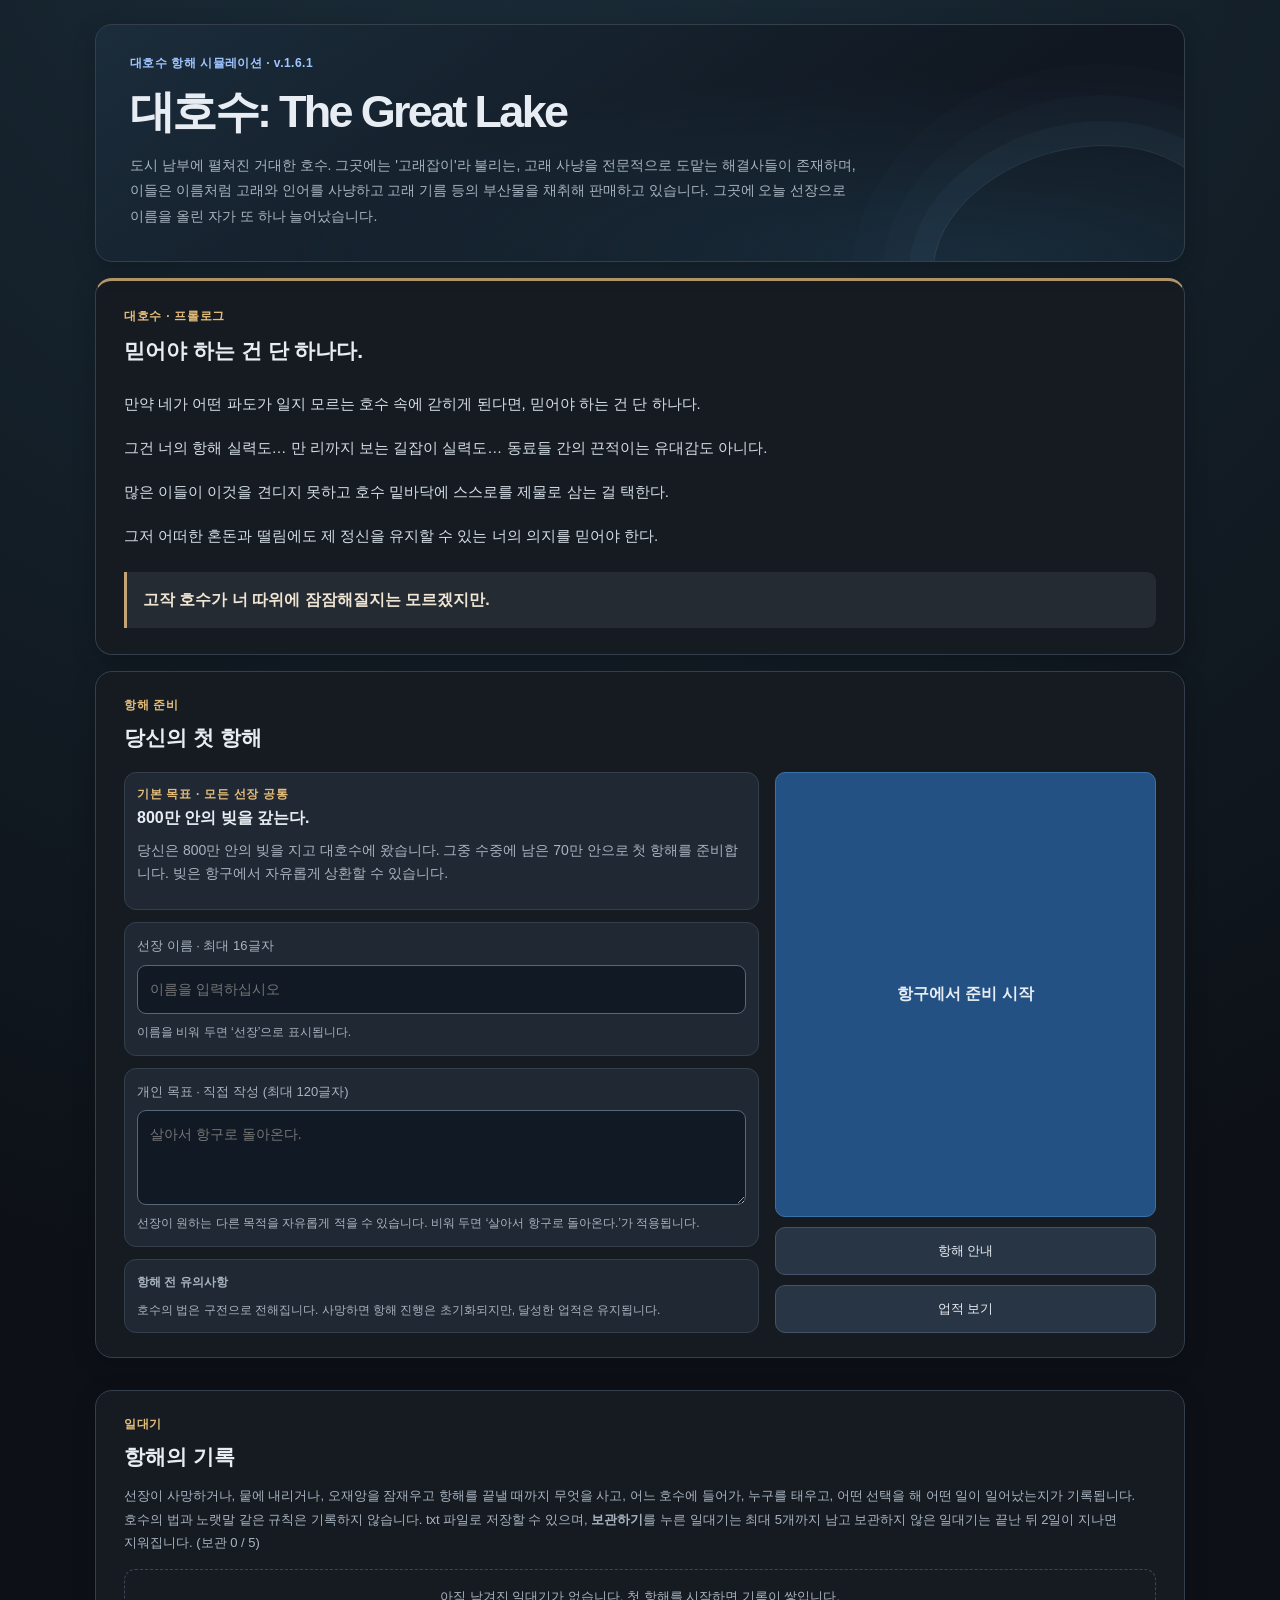
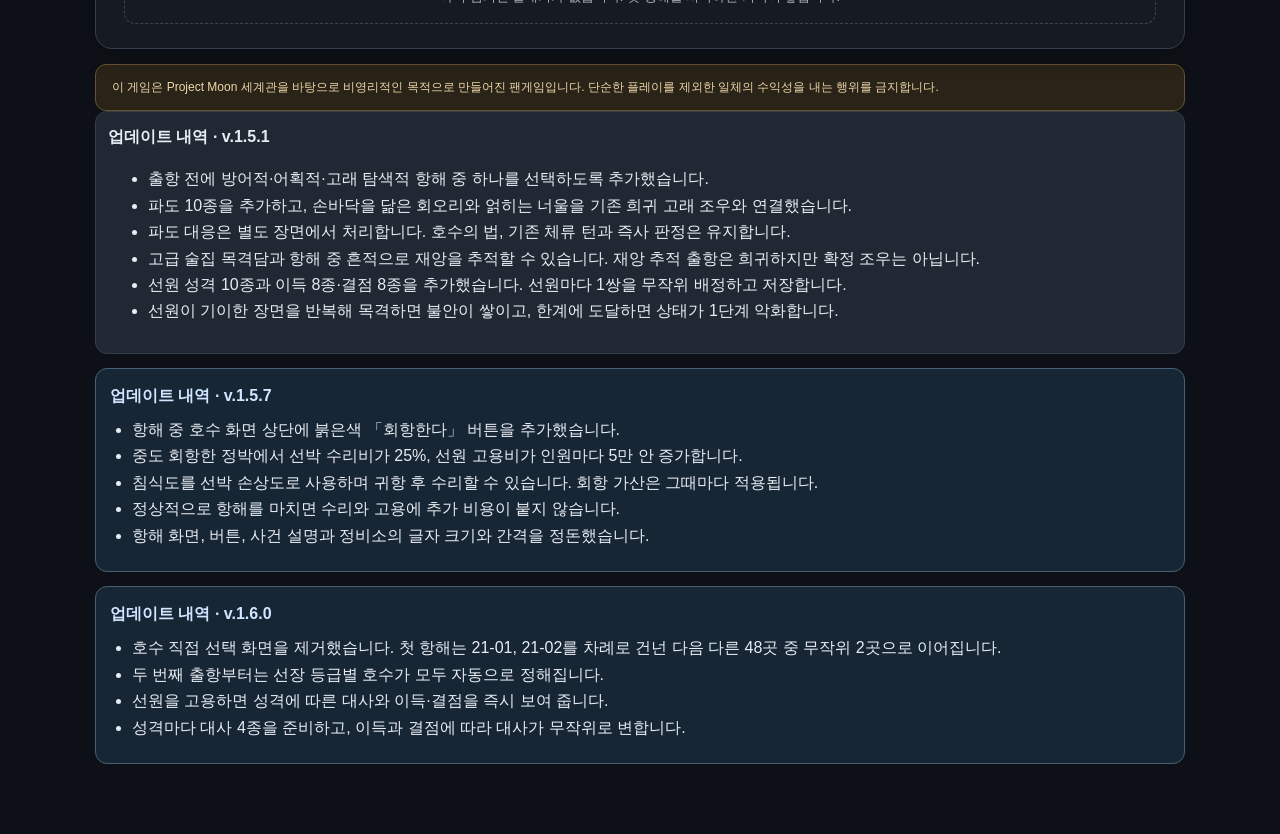
<file: index.html>
<!DOCTYPE html>
<html lang="ko">
<head>
<meta charset="UTF-8">
<meta name="viewport" content="width=device-width,initial-scale=1">
<title>대호수: The Great Lake | v.1.6.1</title>
<style>
:root{--bg:#0d1117;--panel:#161b22;--subpanel:#202833;--line:#343f4b;--text:#e8edf3;--muted:#a8b4c0;--blue:#9fc6ff;--gold:#e4bd7a;--red:#ef7b7b;--green:#8bd5a3}
*{box-sizing:border-box}
body{margin:0;background:radial-gradient(circle at 40% -10%,#1b2e3b,#0d1117 56%);color:var(--text);font-family:"Malgun Gothic","Apple SD Gothic Neo",sans-serif;line-height:1.65}
.shell{max-width:1120px;margin:auto;padding:24px 15px 60px}
header,.panel{background:#161b22;border:1px solid var(--line);border-radius:17px;padding:20px;box-shadow:0 7px 24px #0003}
header{margin-bottom:15px}h1{font-size:29px;margin:3px 0}h2{font-size:21px;margin:0 0 14px}h3{font-size:16px;margin:0 0 8px}
p{margin:8px 0 12px}.eyebrow,.small{font-size:12px;color:var(--blue)}.muted{color:var(--muted);font-size:14px}
.notice{color:#f0d7a9;border:1px solid #655231;background:#292318;border-radius:11px;padding:12px;margin-top:13px;font-size:13px}
.layout{display:grid;grid-template-columns:260px minmax(0,1fr);gap:16px}.side{align-self:start;position:sticky;top:14px}
.stats{display:grid;grid-template-columns:1fr 1fr;gap:8px}.stat,.inset,.rumor,.event{background:#202833;border:1px solid var(--line);border-radius:12px;padding:12px;margin-bottom:10px}
.stat small{display:block;color:var(--muted);font-size:11px}.stat strong{font-size:18px}
.barline{display:flex;justify-content:space-between;font-size:12px;color:var(--muted)}.meter{height:9px;background:#0c131a;border:1px solid #35424d;border-radius:20px;overflow:hidden;margin:5px 0 13px}.meter span{height:100%;display:block;background:#77acd9;transition:width .25s}.meter.alert span{background:#d6a057}
.tabs{display:flex;gap:8px;flex-wrap:wrap;margin-bottom:14px}
button,select{background:#283544;color:var(--text);border:1px solid #435468;padding:11px 14px;border-radius:10px;font:inherit;cursor:pointer;font-size:13px}button:hover:not(:disabled){background:#354d64}button:disabled{opacity:.42;cursor:not-allowed}
button.primary{background:#245184;border-color:#3971ab}button.primary:hover:not(:disabled){background:#32679e}button.danger{background:#682b33;border-color:#984250}button.active{outline:2px solid #b3d9ff}
.tabs button{flex:1}.stack{display:flex;flex-direction:column;gap:9px}.stack button{text-align:left;width:100%}.row{display:flex;gap:9px;align-items:center;flex-wrap:wrap}.row>*{min-width:0}
.between{display:flex;justify-content:space-between;align-items:center;gap:10px;flex-wrap:wrap}.chip{border:1px solid #50627a;background:#1a2b3b;border-radius:30px;padding:3px 9px;font-size:11px;color:#bad9ff}
.lakegrid{display:grid;grid-template-columns:repeat(2,minmax(0,1fr));gap:10px;margin-top:14px}.lake{background:#18212b;border:1px solid #3a4b5b;border-radius:13px;padding:13px}.lake .tag{color:var(--gold);font-size:12px}.locked{opacity:.52}
.result{border:1px solid #536679;background:#12212c;padding:13px;border-radius:11px;margin-top:12px;white-space:pre-line}.warning{border-color:#7b4444;background:#291b21}
.crew{display:grid;grid-template-columns:1fr auto;align-items:center;gap:8px}.crew small{display:block;color:var(--muted)}.hidden{display:none!important}
.good{color:#a4d9ad}.normal{color:#c9d1d9}.bad{color:#e5b66e}.worst{color:#ec8181}
footer{font-size:12px;color:#8593a1;text-align:center;margin-top:18px}
.achgrid{display:grid;grid-template-columns:repeat(2,minmax(0,1fr));gap:10px;margin:12px 0}.achievement{border:2px solid #737b86;border-radius:12px;padding:12px;background:#17212b}.achievement .tier{font-size:11px}.achievement.unearned{opacity:.46}
.achievement.common{border-color:#8e939d}.achievement.rare{border-color:#4fc878}.achievement.hero{border-color:#4b9bff}.achievement.legend{border-color:#e4bf45}.achievement.myth{border-color:#f16868}
.achievement.miracle{border:2px solid transparent;background:linear-gradient(#17212b,#17212b) padding-box,conic-gradient(#e34f50,#fff,#4074ee,#fff,#e34f50) border-box}
/* 유일 · 쪽빛을 품은 이중 광채 문양 */
/* 쪽빛노인 · 원작 외투의 검회색과 청록빛, 쇠뇌 작살 및 푸른 시가 불꽃 */
.achievement.unique{
 position:relative;isolation:isolate;overflow:hidden;
 border:3px solid transparent;
 border-radius:14px;
 padding:13px 77px 13px 13px;
 color:#d5e2df;
 background:
  radial-gradient(circle at 91% 14%,#69cdd128,transparent 42%) padding-box,
  repeating-linear-gradient(153deg,transparent 0px,transparent 19px,#9faea508 20px,transparent 22px) padding-box,
  linear-gradient(137deg,#121c21 0%,#213538 49%,#111e23 100%) padding-box,
  linear-gradient(116deg,#1b373f 0%,#5a8283 14%,#c2c9bf 22%,#365962 36%,#79a9aa 54%,#162f35 73%,#81b6bc 90%,#29454e 100%) border-box;
 box-shadow:
  0 0 0 1px #13262e,
  0 0 0 2px #547d764a,
  0 6px 17px #03090dab,
  0 0 14px #3b93962d,
  inset 0 0 0 1px #87a6a15c,
  inset 0 0 0 3px #0b171c94;
}
.achievement.unique .tier{
 color:#98b7b5;
 letter-spacing:.055em;
 text-shadow:0 0 7px #63c4c444;
}
.achievement.unique b{
 color:#d6e5e1;
 text-shadow:0 0 8px #80c6c342;
}
.achievement.unique::before{
 content:"";pointer-events:none;position:absolute;
 inset:5px;border-radius:9px;
 border:1px solid #81988d52;
 background:
  radial-gradient(circle at 7px 7px,#a9b8aa 0 2px,transparent 2.8px),
  radial-gradient(circle at calc(100% - 7px) calc(100% - 7px),#a9b8aa 0 2px,transparent 2.8px);
 box-shadow:inset 0 0 0 1px #0c181a88;
}
.achievement.unique::after{
 content:"";pointer-events:none;position:absolute;
 right:5px;top:50%;width:70px;height:94px;
 transform:translateY(-50%);
 background:url("data:image/svg+xml,%3Csvg%20xmlns%3D%22http%3A%2F%2Fwww.w3.org%2F2000%2Fsvg%22%20viewBox%3D%220%200%20112%20136%22%3E%3Cdefs%3E%3ClinearGradient%20id%3D%22steel%22%20x1%3D%220%22%20x2%3D%221%22%20y1%3D%220%22%20y2%3D%221%22%3E%3Cstop%20stop-color%3D%22%23d2d7ca%22%2F%3E%3Cstop%20offset%3D%22.27%22%20stop-color%3D%22%2375949a%22%2F%3E%3Cstop%20offset%3D%22.67%22%20stop-color%3D%22%23344b52%22%2F%3E%3Cstop%20offset%3D%221%22%20stop-color%3D%22%238ea7a0%22%2F%3E%3C%2FlinearGradient%3E%3ClinearGradient%20id%3D%22spear%22%20x1%3D%220%22%20x2%3D%221%22%3E%3Cstop%20stop-color%3D%22%23233c46%22%2F%3E%3Cstop%20offset%3D%22.45%22%20stop-color%3D%22%23a7bfbd%22%2F%3E%3Cstop%20offset%3D%221%22%20stop-color%3D%22%23264651%22%2F%3E%3C%2FlinearGradient%3E%3CradialGradient%20id%3D%22flame%22%3E%3Cstop%20stop-color%3D%22%23d6fbfb%22%2F%3E%3Cstop%20offset%3D%22.25%22%20stop-color%3D%22%2388f2eb%22%2F%3E%3Cstop%20offset%3D%22.6%22%20stop-color%3D%22%233fb9c2%22%20stop-opacity%3D%22.8%22%2F%3E%3Cstop%20offset%3D%221%22%20stop-color%3D%22%232b899e%22%20stop-opacity%3D%220%22%2F%3E%3C%2FradialGradient%3E%3C%2Fdefs%3E%3C!--%20%EB%A7%9D%ED%86%A0%EC%9D%98%20%EC%A0%91%ED%9E%8C%20%EA%B0%80%EC%9E%A5%EC%9E%90%EB%A6%AC%EC%97%90%EC%84%9C%20%EC%B0%A9%EC%95%88%ED%95%9C%20%EB%AC%B8%EC%9E%A5%ED%8C%90%20--%3E%3Cpath%20d%3D%22M56%204%20102%2020%2099%2091%2056%20131%2013%2091%2010%2020Z%22%20fill%3D%22%23101b22%22%20fill-opacity%3D%22.86%22%20stroke%3D%22%23657f7a%22%20stroke-width%3D%223%22%2F%3E%3Cpath%20d%3D%22M56%2012%2094%2025%2091%2087%2056%20121%2021%2087%2018%2025Z%22%20fill%3D%22%231b3035%22%20stroke%3D%22%2398b4aa%22%20stroke-opacity%3D%22.55%22%20stroke-width%3D%221%22%2F%3E%3Cpath%20d%3D%22M56%2013V120M19%2042H93M22%2087H90%22%20stroke%3D%22%2376908b%22%20stroke-opacity%3D%22.19%22%20stroke-width%3D%221%22%2F%3E%3C!--%20%EB%A1%9C%ED%94%84%EB%A5%BC%20%EA%B0%90%EC%9D%80%20%EB%82%9A%EC%8B%9C%20%EA%B3%A0%EB%A6%AC%20--%3E%3Cpath%20d%3D%22M31%20103C13%2078%2025%2055%2041%2060c18%205%2012%2027-2%2026-14-1-15-20-2-21%208-1%2012%207%208%2012M31%20102c13%2011%2029%2015%2045%208%22%20fill%3D%22none%22%20stroke%3D%22%23a29475%22%20stroke-width%3D%224.6%22%20stroke-linecap%3D%22round%22%2F%3E%3Cpath%20d%3D%22M31%20103C13%2078%2025%2055%2041%2060c18%205%2012%2027-2%2026-14-1-15-20-2-21%22%20fill%3D%22none%22%20stroke%3D%22%23dbd0ab%22%20stroke-width%3D%221%22%20stroke-dasharray%3D%223%203%22%20stroke-linecap%3D%22round%22%2F%3E%3C!--%20%EA%B1%B0%EB%8C%80%ED%95%9C%20%EC%9E%91%EC%82%B4%3A%20%EC%B6%95%2C%20%EA%B8%B0%EC%96%B4%EB%B0%9B%EC%B9%A8%2C%20%EA%B1%B0%EC%B9%9C%20%EC%B9%BC%EB%82%A0%20--%3E%3Cg%20transform%3D%22rotate(37%2057%2068)%22%3E%3Cpath%20d%3D%22M52%20112V33H60V112Z%22%20fill%3D%22url(%23spear)%22%20stroke%3D%22%2317292c%22%20stroke-width%3D%222%22%2F%3E%3Cpath%20d%3D%22M56%2036V109%22%20stroke%3D%22%23d2d5c2%22%20stroke-width%3D%221.2%22%20opacity%3D%22.65%22%2F%3E%3Cpath%20d%3D%22M56%206%2069%2035%2060%2032%2056%2043%2052%2032%2043%2035Z%22%20fill%3D%22url(%23steel)%22%20stroke%3D%22%231a3035%22%20stroke-width%3D%222.2%22%20stroke-linejoin%3D%22round%22%2F%3E%3Cpath%20d%3D%22M47%2031%2042%2022%2050%2027%2056%206%2062%2027%2070%2022%2065%2031%22%20fill%3D%22none%22%20stroke%3D%22%23d5e7de%22%20stroke-width%3D%221%22%20opacity%3D%22.8%22%2F%3E%3Cpath%20d%3D%22M46%2039h20l-6%209h-8Z%22%20fill%3D%22%23617e7f%22%20stroke%3D%22%23172a2f%22%20stroke-width%3D%221.5%22%2F%3E%3Cpath%20d%3D%22M48%20103h16v11H48Z%22%20fill%3D%22%23546f70%22%20stroke%3D%22%23acbeb2%22%20stroke-width%3D%221%22%2F%3E%3Cpath%20d%3D%22m48%20106%2016%200m-16%205h16%22%20stroke%3D%22%23243d41%22%20stroke-width%3D%222%22%2F%3E%3C%2Fg%3E%3C!--%20%EB%82%9A%EC%8B%AF%EC%A4%84%EA%B3%BC%20%EC%9E%91%EC%82%B4%EC%9D%98%20%EC%87%A0%EA%B3%A0%EB%A6%AC%20--%3E%3Cpath%20d%3D%22M66%2074c18%201%2027%2010%2023%2021s-16%2011-21%205%22%20fill%3D%22none%22%20stroke%3D%22%23a5a78e%22%20stroke-width%3D%222.2%22%2F%3E%3Ccircle%20cx%3D%2267%22%20cy%3D%2275%22%20r%3D%223%22%20fill%3D%22%23859f9a%22%20stroke%3D%22%23d9ddd0%22%20stroke-width%3D%221%22%2F%3E%3C!--%20%ED%91%B8%EB%A5%B8%20%EC%8B%9C%EA%B0%80%20%EB%B6%88%EA%BD%83.%20hood%20%EB%82%B4%EB%B6%80%20%EA%B7%B8%EB%A6%BC%EC%9E%90%20--%3E%3Cpath%20d%3D%22M26%2040c3-16%2012-24%2027-24%2016%200%2028%2012%2030%2029-9-7-20-10-30-7-12-2-20-1-27%202Z%22%20fill%3D%22%23081217%22%20stroke%3D%22%236e8e88%22%20stroke-opacity%3D%22.5%22%20stroke-width%3D%221.5%22%2F%3E%3Cpath%20d%3D%22M33%2036c11-8%2026-11%2042%200%22%20stroke%3D%22%2347696b%22%20stroke-width%3D%222%22%20fill%3D%22none%22%20opacity%3D%22.8%22%2F%3E%3Cpath%20d%3D%22M58%2047h19%22%20stroke%3D%22%23b6aba0%22%20stroke-width%3D%223.4%22%20stroke-linecap%3D%22round%22%2F%3E%3Cpath%20d%3D%22M58%2047h12%22%20stroke%3D%22%234a5052%22%20stroke-width%3D%222%22%20stroke-dasharray%3D%222%203%22%2F%3E%3Cellipse%20cx%3D%2281%22%20cy%3D%2246%22%20rx%3D%2213%22%20ry%3D%2215%22%20fill%3D%22url(%23flame)%22%2F%3E%3Cpath%20d%3D%22M80%2055c-5-7-4-12%202-16-2%204%203%204%203%208%200%204-2%206-5%208Z%22%20fill%3D%22%239df6ea%22%2F%3E%3Cpath%20d%3D%22M83%2048c-3-7%202-9%202-13%22%20fill%3D%22none%22%20stroke%3D%22%235fdae2%22%20stroke-width%3D%221.5%22%20opacity%3D%22.8%22%2F%3E%3C!--%20%EC%9E%91%EC%9D%80%20%EA%B8%88%EC%86%8D%20%EA%B3%A0%EC%A0%95%EC%A0%90%20--%3E%3Ccircle%20cx%3D%2256%22%20cy%3D%2214%22%20r%3D%222.4%22%20fill%3D%22%23b9c6bc%22%2F%3E%3Ccircle%20cx%3D%2220%22%20cy%3D%2227%22%20r%3D%222.3%22%20fill%3D%22%2391a9a5%22%2F%3E%3Ccircle%20cx%3D%2292%22%20cy%3D%2227%22%20r%3D%222.3%22%20fill%3D%22%2391a9a5%22%2F%3E%3Ccircle%20cx%3D%2256%22%20cy%3D%22123%22%20r%3D%222.1%22%20fill%3D%22%23b9c6bc%22%2F%3E%3C%2Fsvg%3E") center/contain no-repeat;
 opacity:.91;
 filter:drop-shadow(0 1px 1px #020b0d) drop-shadow(0 0 6px #3b929742);
}
.achievement.unique:not(.unearned){
 box-shadow:
  0 0 0 1px #193139,
  0 0 0 2px #6ca7a052,
  0 8px 19px #02080cba,
  0 0 16px #4eafb339,
  inset 0 0 0 1px #9dbbb474,
  inset 0 0 0 3px #0b171c94;
}
.achievement.unique:not(.unearned)::before{animation:indigoElderGlow 7s ease-in-out infinite}
@keyframes indigoElderGlow{
 0%,100%{border-color:#81988d52}
 50%{border-color:#76b7b2a3}
}
@media(prefers-reduced-motion:reduce){
 .achievement.unique:not(.unearned)::before{animation:none}
}
.coinpanel{text-align:center;background:#101820;border:1px solid #3d536a;padding:15px;border-radius:15px}.coinstage{height:178px;display:flex;align-items:flex-end;justify-content:center;padding-bottom:22px;box-sizing:border-box;perspective:700px;position:relative;filter:drop-shadow(0 6px 8px #0009)}
.coinstage::after{content:"";position:absolute;left:50%;bottom:10px;width:92px;height:14px;margin-left:-46px;border-radius:50%;background:radial-gradient(#000a,#0000 70%);pointer-events:none}
.coinstage:has(.coin.flipping)::after{animation:coinshadow 2s linear both}
@keyframes coinshadow{0%{transform:scale(1);opacity:.9}40%{transform:scale(.55);opacity:.35}100%{transform:scale(1);opacity:.9}}
/* filter는 3D를 평면으로 만들어 앞·뒷면이 가려지므로 그림자는 부모에 준다 */
.coin{height:104px;width:104px;position:relative;transform-style:preserve-3d}
/* 동전 두께: 옆으로 섰을 때도 사라지지 않도록 가장자리 층을 겹친다 */
.coin::before,.coin::after{content:"";position:absolute;inset:0;border-radius:50%;background:#8a5a22;border:5px solid #6b4317;box-sizing:border-box}
.coin::before{transform:translateZ(-1.5px)}.coin::after{transform:translateZ(1.5px)}
.coin .face{position:absolute;inset:0;border-radius:50%;-webkit-backface-visibility:hidden;backface-visibility:hidden;transform:translateZ(4px);border:5px solid #dfc178;background:radial-gradient(circle at 25% 20%,#fff2bd,#b47737 76%);display:flex;align-items:center;justify-content:center;color:#36200c;font-weight:900;font-size:20px;box-shadow:inset 0 0 0 3px #986b34}
.coin .back{transform:rotateY(180deg) translateZ(4px);background:radial-gradient(circle at 20% 20%,#dde7e7,#67788b 80%);border-color:#aab3c4;box-shadow:inset 0 0 0 3px #5e7088;color:#14253d}
.coin.flipping{animation:coinflight 2s linear both}
/* 2초 동안 높이 솟았다 내려오며 고르게 회전 (처음에 몰아서 돌지 않음) */
@keyframes coinflight{0%{transform:translateY(0) rotateY(0) rotateZ(-10deg) scale(.92);animation-timing-function:cubic-bezier(.2,.7,.4,1)}
45%{transform:translateY(-50px) rotateY(calc(var(--landing) * .5)) rotateZ(8deg) scale(1.1);animation-timing-function:cubic-bezier(.5,0,.6,1)}
100%{transform:translateY(0) rotateY(var(--landing)) rotateZ(0) scale(1)}}
.coinpanel.hit{animation:glow .5s ease-out}@keyframes glow{40%{box-shadow:0 0 28px #b7c7e09c}100%{box-shadow:none}}
.log{max-height:180px;overflow:auto;font-size:12px;color:#aebdcb;white-space:pre-line}.full{width:100%}
@media(max-width:780px){.layout{grid-template-columns:1fr}.side{position:static}.lakegrid,.achgrid{grid-template-columns:1fr}.shell{padding:12px}.panel,header{padding:14px}h1{font-size:25px}}



.name-row{display:flex;gap:8px;align-items:center;flex-wrap:wrap;margin-top:9px}
.name-row input{min-width:130px;flex:1;background:#111a24;color:#f1f5f9;padding:10px;border:1px solid #566879;border-radius:9px;font:inherit}
.stepbar{height:11px;background:#0f1820;border-radius:12px;overflow:hidden;border:1px solid #485869}
.stepbar span{height:100%;background:#a0c6e5;display:block;transition:width .2s}
.log-update{background:#172635;border:1px solid #476077;padding:14px;border-radius:12px;margin-top:14px}
.log-update h3{color:#d1e6ff}.log-update ul{margin:8px 0;padding-left:22px}
.action-guard{color:#f1cc99;font-size:13px}

/* V.0.1.5.6 프롤로그: 기존 항해 화면을 유지하는 닫기 가능한 시작 창 */
.prologue-overlay{position:fixed;inset:0;z-index:2000;display:flex;align-items:center;justify-content:center;overflow-y:auto;padding:22px;background:rgba(5,9,15,.86);backdrop-filter:blur(6px)}
.prologue-overlay[hidden]{display:none!important}
.prologue-window{position:relative;width:min(100%,690px);max-height:calc(100dvh - 44px);overflow-y:auto;padding:36px 40px 30px;background:linear-gradient(150deg,#202a33,#141a23 73%);border:1px solid #7a7770;border-top:4px solid #c7a77a;border-radius:12px;box-shadow:0 20px 70px #000b}
.prologue-kicker{color:#d1ae78;font-size:12px;font-weight:700;letter-spacing:.18em;margin:0 44px 18px 0}
.prologue-window h2{font-size:clamp(19px,2.8vw,24px);line-height:1.55;color:#f0e0c5;letter-spacing:-.035em;margin:0 25px 26px 0}
.prologue-copy{white-space:pre-line;font-size:15px;line-height:2.05;color:#e3e9ed;margin:0}
.prologue-final{margin:24px 0 22px;padding:13px 14px;border-left:3px solid #c8a372;color:#f2e5d0;font-size:16px;font-weight:700}
.prologue-dismiss{position:absolute;top:17px;right:17px;width:38px;height:38px;padding:0;border-radius:8px;border:1px solid #555d67;background:#28323c;color:#f2f4f6;font-size:26px;line-height:1;cursor:pointer}
.prologue-dismiss:hover,.prologue-dismiss:focus-visible{border-color:#c8a372;background:#39424b}
.prologue-actions{display:flex;justify-content:flex-end;margin-top:17px}
.prologue-actions button{min-width:150px;padding:10px 18px}
@media(max-width:600px){
 .prologue-overlay{padding:12px;align-items:center}
 .prologue-window{padding:26px 20px 20px;max-height:calc(100dvh - 24px)}
 .prologue-window h2{margin-right:30px}
 .prologue-copy{font-size:14px;line-height:1.9}
}

/* V.0.1.5.12 · 창백한 고래의 CSS 시네마틱. 외부 사진/영상 없음. */
.pfx-162{position:relative;isolation:isolate;overflow:hidden;width:100%;height:206px;border:1px solid #53626c;border-radius:13px;margin:0 0 15px;background:radial-gradient(ellipse at 70% 40%,#29434c 0%,#111e29 43%,#071018 100%);box-shadow:inset 0 0 46px #02090fb8,0 8px 22px #03080e55}
.pfx-162 *{box-sizing:border-box}
.pfx-162 .pfx-grain{position:absolute;inset:0;z-index:12;pointer-events:none;opacity:.22;background:repeating-linear-gradient(0deg,transparent 0 3px,#c6e3ea0b 4px 5px)}
.pfx-162 .pfx-kicker{position:absolute;z-index:15;left:14px;top:11px;font-size:10px;line-height:1.4;letter-spacing:.15em;color:#d7e7e7;text-shadow:0 1px 5px #000b}
.pfx-162 .pfx-caption{position:absolute;z-index:15;left:14px;bottom:10px;font-size:11px;letter-spacing:.07em;color:#c6dedc;text-shadow:0 1px 5px #000b}
.pfx-162 .pfx-sea{position:absolute;inset:70% -10% -28%;border-radius:45% 55% 0 0;background:repeating-linear-gradient(175deg,#152e3b 0px,#1d4550 5px,#0c1f2d 13px,#112937 18px);box-shadow:0 -6px 19px #abdada2a;animation:pfx-water162 2.7s ease-in-out infinite alternate}
.pfx-162 .pfx-mist{position:absolute;inset:20% 0 23%;background:radial-gradient(ellipse at 60% 70%,#c2d1c31e,transparent 60%);animation:pfx-mist162 3.6s ease-in-out infinite alternate}
.pfx-162 .pfx-ship{position:absolute;z-index:5;width:105px;height:23px;left:16%;top:57%;background:linear-gradient(180deg,#536574,#172733);clip-path:polygon(0 0,100% 0,88% 80%,65% 100%,19% 85%);filter:drop-shadow(0 4px 3px #000b);transform-origin:center}
.pfx-162 .pfx-ship:before{content:"";position:absolute;left:51%;bottom:1px;width:3px;height:70px;background:#b7c5c7;transform:translateY(-15px)}
.pfx-162 .pfx-sail{position:absolute;z-index:6;width:55px;height:68px;left:calc(16% + 44px);top:calc(57% - 65px);background:linear-gradient(130deg,#d2d6c8,#657986);clip-path:polygon(5% 10%,94% 50%,5% 98%);filter:drop-shadow(1px 2px 2px #000a)}
.pfx-harpoon162 .pfx-whale{position:absolute;width:48%;height:66%;right:-4%;top:24%;border-radius:65% 35% 42% 52%;background:radial-gradient(ellipse at 34% 27%,#d9d6c8,#829ea6 40%,#40555f 69%,#101f2b 100%);box-shadow:inset 8px 11px 28px #fcf9e539,0 7px 40px #cad3cc22;transform:rotate(-8deg);animation:pfx-whale162 2.2s ease-in-out infinite alternate}
.pfx-harpoon162 .pfx-whale:after{content:"";position:absolute;left:27%;top:39%;width:8px;height:8px;border-radius:50%;background:#0b1a20;box-shadow:0 0 0 3px #bac7c3a6}
.pfx-harpoon162 .pfx-spear,.pfx-final162 .pfx-spear,.pfx-victory162 .pfx-spear{position:absolute;z-index:8;width:120px;height:4px;left:29%;top:49%;background:linear-gradient(90deg,#506c7f,#f5eee0 55%,#cadfe2);transform-origin:90% 50%;box-shadow:0 0 10px #cdefff81;animation:pfx-spear162 3.25s ease-in-out infinite}
.pfx-162 .pfx-spear:after{content:"";position:absolute;right:-17px;top:-7px;border-top:9px solid transparent;border-bottom:9px solid transparent;border-left:22px solid #d3e1db;filter:drop-shadow(0 0 4px #b0f6ff)}
.pfx-harpoon162 .pfx-impact{position:absolute;z-index:9;left:71%;top:47%;width:18px;height:18px;border:2px solid #effff8;border-radius:50%;box-shadow:0 0 14px #effff9;transform:translate(-50%,-50%) scale(0);animation:pfx-impact162 3.25s ease-out infinite}
.pfx-harpoon162 .pfx-particles{position:absolute;z-index:9;left:71%;top:46%;width:5px;height:5px;border-radius:50%;background:#eef6e5;box-shadow:-29px -31px #d9e9e1,15px 34px #d9e9e1,32px -16px #d9e9e1,-19px 19px #d9e9e1;opacity:0;animation:pfx-sparks162 3.25s ease-out infinite}
.pfx-ingest162{background:radial-gradient(ellipse at 75% 50%,#5a343c,#18212b 45%,#070c15 80%)}
.pfx-ingest162 .pfx-mouth{position:absolute;z-index:3;right:5%;top:-20%;height:148%;width:68%;border-radius:46% 44% 40% 45%;background:radial-gradient(ellipse at 48% 51%,#010609 0%,#071016 27%,#562d35 47%,#9c7f7f 62%,#c5c6bd 70%,#465863 90%);box-shadow:inset 0 0 20px #d7d8c1b3,0 0 45px #aeb9b51c;animation:pfx-mouth162 3.2s ease-in-out infinite}
.pfx-ingest162 .pfx-jaw{position:absolute;z-index:6;right:6%;height:49%;width:69%;border-radius:40%;background:linear-gradient(#c0c1b4,#566f75 75%,#273840);animation:pfx-jawTop162 3.2s ease-in-out infinite}
.pfx-ingest162 .pfx-jaw.top{top:-44%}
.pfx-ingest162 .pfx-jaw.bottom{bottom:-44%;transform:scaleY(-1);animation-name:pfx-jawBottom162}
.pfx-ingest162 .pfx-ship,.pfx-ingest162 .pfx-sail{animation:pfx-swallow162 3.2s ease-in infinite}
.pfx-ingest162 .pfx-sail{animation-name:pfx-sailSwallow162}
.pfx-ingest162 .pfx-iris{position:absolute;inset:0;z-index:10;pointer-events:none;box-shadow:inset 0 0 0 0 #03080a;animation:pfx-dark162 3.2s ease-in-out infinite}
.pfx-acid162{background:radial-gradient(ellipse at 40% 0%,#4b4d39,#272521 44%,#0c1518 100%)}
.pfx-acid162 .pfx-rib{position:absolute;inset:-20% 0 12%;border-radius:0 0 40% 40%;box-shadow:inset 25px 13px 25px #86474188,inset -28px 16px 32px #663e3988;animation:pfx-rib162 2.9s ease-in-out infinite alternate}
.pfx-acid162 .pfx-pool{position:absolute;inset:59% -4% -23%;background:repeating-linear-gradient(168deg,#b6c46b 0px,#7d944c 8px,#344f31 20px,#b5c06b 28px);border-radius:37% 50% 0 0;box-shadow:0 -10px 30px #b1cc6470;animation:pfx-acidRise162 3.8s ease-in-out infinite}
.pfx-acid162 .pfx-ship,.pfx-acid162 .pfx-sail{z-index:8;animation:pfx-acidCross162 3.8s ease-in-out infinite}
.pfx-acid162 .pfx-sail{animation-name:pfx-acidSail162}
.pfx-acid162 .pfx-bubble{position:absolute;z-index:7;bottom:4%;left:30%;width:12px;height:12px;border:2px solid #d8ec91;border-radius:50%;box-shadow:0 0 15px #b9e06c91;animation:pfx-bubbles162 2.1s ease-out infinite}
.pfx-acid162 .pfx-bubble.b2{left:68%;bottom:12%;width:20px;height:20px;animation-delay:-.9s}
.pfx-acid162 .pfx-bubble.b3{left:53%;bottom:17%;width:8px;height:8px;animation-delay:-1.3s}
.pfx-search162{background:radial-gradient(ellipse at 58% 51%,#461c26,#1c1520 53%,#080d16)}
.pfx-search162 .pfx-vessel{position:absolute;z-index:4;height:12px;left:16%;top:60%;width:74%;border-radius:30px;background:linear-gradient(90deg,#391522,#b34552 49%,#601f33);transform-origin:left center;box-shadow:0 0 15px #be45586e;animation:pfx-vein162 1.65s ease-in-out infinite}
.pfx-search162 .pfx-vessel.v2{transform:rotate(-29deg);width:55%;height:8px;left:31%;top:55%;animation-delay:-.5s}
.pfx-search162 .pfx-vessel.v3{transform:rotate(28deg);width:58%;height:8px;left:31%;top:55%;animation-delay:-1s}
.pfx-search162 .pfx-vessel.v4{transform:rotate(-57deg);width:31%;height:5px;left:61%;top:50%;animation-delay:-.3s}
.pfx-search162 .pfx-knot{position:absolute;z-index:6;left:64%;top:40%;width:45px;height:45px;background:radial-gradient(circle,#f59c9a,#a64254 35%,#561a2e 72%);border-radius:50%;box-shadow:0 0 30px #e86a7988;animation:pfx-beat162 1.3s ease-in-out infinite}
.pfx-search162 .pfx-scan{position:absolute;z-index:8;top:-30%;left:-50%;height:170%;width:60%;transform:skewX(-24deg);background:linear-gradient(90deg,transparent,#c8f4ec28,#e5fff84b,#c8f4ec20,transparent);animation:pfx-scan162 4s ease-in-out infinite}
.pfx-search162 .pfx-dot{position:absolute;z-index:6;left:calc(64% + 20px);top:calc(40% + 20px);width:6px;height:6px;border-radius:50%;background:#fff6d7;box-shadow:0 0 15px 6px #d99599;animation:pfx-dot162 1.3s infinite}
.pfx-final162,.pfx-victory162{background:radial-gradient(ellipse at 50% 50%,#5d2330,#26141b 47%,#070c13)}
.pfx-final162 .pfx-rings,.pfx-victory162 .pfx-rings{position:absolute;left:50%;top:50%;width:160px;height:160px;border-radius:50%;border:2px solid #9f505968;box-shadow:0 0 0 15px #96374721,0 0 0 33px #a5404720,0 0 45px #ff69752a;transform:translate(-50%,-50%);animation:pfx-rings162 1.2s ease-in-out infinite}
.pfx-final162 .pfx-heart,.pfx-victory162 .pfx-heart{position:absolute;z-index:5;left:50%;top:50%;height:80px;width:80px;background:linear-gradient(135deg,#c46b70,#6d1d34 80%);transform:translate(-50%,-39%) rotate(-45deg);border-radius:14px;filter:drop-shadow(0 0 25px #cf4557);animation:pfx-heart162 1.2s ease-in-out infinite}
.pfx-162 .pfx-heart:before,.pfx-162 .pfx-heart:after{content:"";position:absolute;height:80px;width:80px;border-radius:50%;background:inherit}
.pfx-162 .pfx-heart:before{top:-40px;left:0}
.pfx-162 .pfx-heart:after{left:40px;top:0}
.pfx-final162 .pfx-spear,.pfx-victory162 .pfx-spear{top:41%;left:16%;animation:pfx-finisher162 3.3s ease-in infinite;z-index:10}
.pfx-final162 .pfx-crack,.pfx-victory162 .pfx-crack{position:absolute;z-index:13;left:51%;top:32%;width:4px;height:76px;transform:rotate(33deg) scaleY(0);background:#e7f8f2;box-shadow:13px 4px 0 -1px #e7f8f2,0 0 17px 4px #f8f1e0;animation:pfx-crack162 3.3s ease-out infinite}
.pfx-final162 .pfx-flash,.pfx-victory162 .pfx-flash{position:absolute;inset:0;z-index:14;background:#ecfff3;opacity:0;animation:pfx-flash162 3.3s ease-out infinite}
.pfx-victory162 .pfx-heart{animation:pfx-heartVictory162 3s forwards}
.pfx-victory162 .pfx-spear{animation:pfx-finisherVictory162 3s forwards}
.pfx-victory162 .pfx-crack{animation:pfx-crackVictory162 3s forwards}
.pfx-victory162 .pfx-flash{animation:pfx-flashVictory162 3s forwards}
@keyframes pfx-water162{to{transform:translateY(7px) rotate(.8deg)}}
@keyframes pfx-mist162{to{opacity:.37;transform:translateX(-10px)}}
@keyframes pfx-whale162{to{transform:translateY(8px) rotate(-5deg)}}
@keyframes pfx-spear162{0%,12%{transform:translate(-190px,29px) rotate(-8deg);opacity:0}17%{opacity:1}40%,100%{transform:translate(120px,-4px) rotate(-8deg);opacity:0}}
@keyframes pfx-impact162{0%,35%{opacity:0;transform:translate(-50%,-50%) scale(0)}42%{opacity:1}65%,100%{opacity:0;transform:translate(-50%,-50%) scale(6)}}
@keyframes pfx-sparks162{0%,36%{opacity:0;transform:scale(.2)}42%{opacity:1}67%,100%{opacity:0;transform:scale(2)}}
@keyframes pfx-mouth162{0%,20%{transform:scale(.85)}62%{transform:scale(1.1)}100%{transform:scale(.95)}}
@keyframes pfx-jawTop162{0%,44%{transform:translateY(0)}83%,100%{transform:translateY(58px)}}
@keyframes pfx-jawBottom162{0%,44%{transform:scaleY(-1) translateY(0)}83%,100%{transform:scaleY(-1) translateY(58px)}}
@keyframes pfx-swallow162{0%,20%{transform:translate(-50px,10px) scale(1);opacity:1}70%{opacity:1}100%{transform:translate(240px,-20px) scale(.02);opacity:0}}
@keyframes pfx-sailSwallow162{0%,20%{transform:translate(-50px,10px) scale(1);opacity:1}100%{transform:translate(240px,-20px) scale(.02);opacity:0}}
@keyframes pfx-dark162{0%,63%{box-shadow:inset 0 0 0 0 #03080a}100%{box-shadow:inset 0 0 0 180px #03080a}}
@keyframes pfx-rib162{to{transform:scaleX(.94)}}
@keyframes pfx-acidRise162{0%,100%{transform:translateY(10px)}44%,65%{transform:translateY(-28px)}}
@keyframes pfx-acidCross162{0%{transform:translate(-75px,6px) rotate(-5deg)}45%{transform:translate(40px,0) rotate(8deg)}100%{transform:translate(255px,-9px) rotate(-4deg)}}
@keyframes pfx-acidSail162{0%{transform:translate(-75px,6px) rotate(-5deg)}45%{transform:translate(40px,0) rotate(8deg)}100%{transform:translate(255px,-9px) rotate(-4deg)}}
@keyframes pfx-bubbles162{0%{opacity:0;transform:translateY(0) scale(.4)}20%{opacity:.8}100%{opacity:0;transform:translate(10px,-115px) scale(1.8)}}
@keyframes pfx-vein162{0%,100%{filter:brightness(.8)}52%{filter:brightness(1.8)}}
@keyframes pfx-beat162{0%,100%{transform:scale(.93)}20%{transform:scale(1.07)}35%{transform:scale(.98)}49%{transform:scale(1.12)}}
@keyframes pfx-scan162{0%{transform:translateX(0) skewX(-24deg)}72%,100%{transform:translateX(270%) skewX(-24deg)}}
@keyframes pfx-dot162{50%{opacity:.4;transform:scale(1.7)}}
@keyframes pfx-rings162{50%{transform:translate(-50%,-50%) scale(1.08);opacity:.7}}
@keyframes pfx-heart162{0%,100%{transform:translate(-50%,-39%) rotate(-45deg) scale(.87)}22%{transform:translate(-50%,-39%) rotate(-45deg) scale(1.05)}42%{transform:translate(-50%,-39%) rotate(-45deg) scale(.95)}57%{transform:translate(-50%,-39%) rotate(-45deg) scale(1.14)}}
@keyframes pfx-finisher162{0%,31%{transform:translate(-190px,50px) rotate(-12deg);opacity:0}38%{opacity:1}62%,100%{transform:translate(80px,-6px) rotate(-12deg);opacity:0}}
@keyframes pfx-crack162{0%,46%{transform:rotate(33deg) scaleY(0);opacity:0}59%,68%{transform:rotate(33deg) scaleY(1);opacity:1}100%{opacity:0}}
@keyframes pfx-flash162{0%,55%,100%{opacity:0}61%{opacity:.86}68%{opacity:0}}
@keyframes pfx-heartVictory162{0%,40%{transform:translate(-50%,-39%) rotate(-45deg) scale(1)}60%{transform:translate(-50%,-39%) rotate(-45deg) scale(1.2)}100%{transform:translate(-50%,-39%) rotate(-45deg) scale(.1);opacity:0}}
@keyframes pfx-finisherVictory162{0%,18%{transform:translate(-190px,50px) rotate(-12deg);opacity:0}35%{opacity:1}70%,100%{transform:translate(80px,-6px) rotate(-12deg);opacity:0}}
@keyframes pfx-crackVictory162{0%,34%{transform:rotate(33deg) scaleY(0);opacity:0}48%,70%{transform:rotate(33deg) scaleY(1);opacity:1}100%{opacity:0}}
@keyframes pfx-flashVictory162{0%,45%,65%,100%{opacity:0}52%{opacity:.92}}
@media (max-width:600px){.pfx-162{height:168px}.pfx-162 .pfx-ship{width:75px}.pfx-162 .pfx-sail{width:40px;height:48px;left:calc(16% + 30px);top:calc(57% - 47px)}.pfx-162 .pfx-caption{font-size:10px}}
@media (prefers-reduced-motion:reduce){.pfx-162 *{animation:none!important;transition:none!important}.pfx-162 .pfx-spear{transform:translate(20px,0) rotate(-8deg);opacity:1}.pfx-162 .pfx-crack{transform:rotate(33deg) scaleY(1);opacity:1}.pfx-162 .pfx-iris{box-shadow:none}}


/* V.0.1.6.4 · 대호수 사망 엔딩 크레딧 */
.death-credit-164{position:relative;isolation:isolate;overflow:hidden;min-height:320px;padding:clamp(34px,6vw,68px) clamp(22px,6vw,66px);border-radius:14px;border:1px solid #526573;background:radial-gradient(ellipse at 50% 100%,#27465765 0,transparent 55%),linear-gradient(170deg,#111922 0%,#0a1119 100%);box-shadow:inset 0 0 70px #0006}
.death-credit-164::before{content:"";pointer-events:none;position:absolute;inset:auto -15% -70px;height:140px;border-top:1px solid #6892a55e;border-radius:50%;box-shadow:0 -12px 28px #38667f1b;transform:rotate(-3deg)}
.death-credit-164 .death-credit-kicker-164{font-size:11px;letter-spacing:.22em;color:#9bb3bf;text-align:center;margin:0 0 34px}
.death-credit-164 .death-credit-text-164{position:relative;z-index:1;max-width:720px;margin:0 auto;text-align:center;color:#e6e9e8;font-size:clamp(16px,2.3vw,20px);font-weight:500;line-height:2.2;word-break:keep-all;overflow-wrap:break-word}
.death-credit-164 .death-credit-text-164 p{margin:0 0 20px}
.death-credit-164 .death-credit-text-164 p:first-child{color:#f2e4d0;font-weight:700}
.death-credit-164 .death-credit-actions-164{position:relative;z-index:1;display:flex;justify-content:center;margin-top:36px}
.death-credit-164 .death-credit-actions-164 button{min-width:190px}
.death-credit-164 .death-credit-text-164{animation:deathCreditAppear164 1.5s ease-out both}
@keyframes deathCreditAppear164{from{opacity:0;transform:translateY(12px)}to{opacity:1;transform:translateY(0)}}
@media(prefers-reduced-motion:reduce){.death-credit-164 .death-credit-text-164{animation:none}}

</style>
<link rel="stylesheet" href="./pallid-cinematic-v2.css?v=01513">
<link rel="stylesheet" href="./pallid-v3.css?v=mg1029b">
<link rel="stylesheet" href="./achievement-modal-v0161.css?v=0162">
<link rel="stylesheet" href="./lake-boat-fx-v019.css?v=v0263">
<link rel="stylesheet" href="./blue-whale-cinematic-v021.css?v=st1030">
<link rel="stylesheet" href="./blue-whale-v3.css?v=cl1101a">
<link rel="stylesheet" href="./red-whale-cinematic-v023.css?v=0230">
<link rel="stylesheet" href="./red-whale-v3.css?v=mang1030">
<link rel="stylesheet" href="./red-arms-v024.css?v=v0244">
<link rel="stylesheet" href="./black-whale.css?v=v0244">
<link rel="stylesheet" href="./yellow-whale-v024.css?v=v0251">
<link rel="stylesheet" href="./mobile-v024.css?v=refreshfx1201101">
<link rel="stylesheet" href="./start-screen-v025.css?v=purpose1103">
<link rel="stylesheet" href="./debt-ending-v100.css?v=retire-legend-1104b">
<link rel="stylesheet" href="./calamity-ending-v100.css?v=five-final-1104a">
<link rel="stylesheet" href="./crew-lastwords-v100.css?v=crew-death-mermaid-1104d">
<link rel="stylesheet" href="./route-selection-v111.css?v=route-111-1104">
<link rel="stylesheet" href="./mobile-lake-fold-preview.css?v=preview1101">
<link rel="stylesheet" href="./mobile-lakefx-alignment-preview.css?v=align1101">
<link rel="stylesheet" href="./heart-awakening-v030.css?v=heart1102b">
<link rel="stylesheet" href="./heart-scenes-v031.css?v=hs1103p">
<style>html.ss025-wait .shell{visibility:hidden}</style>
<script>/* 새 시작 화면(start-screen-v025)이 준비되기 전에 예전 시작 화면이 순간 보이지 않게 가린다. 혹시 늦어도 페이지가 다 받아지면 반드시 보이게 함 */
document.documentElement.classList.add('ss025-wait');
addEventListener('load',function(){document.documentElement.classList.remove('ss025-wait');});
setTimeout(function(){document.documentElement.classList.remove('ss025-wait');},6000);</script>
<link rel="stylesheet" href="./ui-readability-v157.css?v=v157-1106a">
<link rel="stylesheet" href="./crew-voices-v160.css?v=v160-1106b">
<link rel="stylesheet" href="./port-utility-rail-v161.css?v=v161-1106b">
</head>
<body>
<div class="ach-modal-mask-161" id="achievementsOverlay161" hidden aria-hidden="true">
 <section class="ach-modal-window-161" role="dialog" aria-modal="true" aria-labelledby="achievementsHeading161" tabindex="-1">
  <button type="button" id="achievementsClose161" class="ach-modal-close-161" data-ach-close aria-label="업적 보관함 닫기" title="닫기">×</button>
  <div class="ach-modal-heading-161">
   <div class="topline">대호수 · 업적 보관함</div>
   <h2 id="achievementsHeading161">항해의 기록</h2>
   <div class="ach-progress-161">
    <strong id="achievementsTotal161">0 / 0 달성</strong>
    <div class="ach-progress-track-161" aria-label="업적 진행도"><span id="achievementsProgress161"></span></div>
   </div>
  </div>
  <div class="ach-modal-toolbar-161">
   <nav class="ach-modal-tiers-161" id="achievementsTiers161" aria-label="업적 등급 선택"></nav>
   <div class="ach-modal-tools-161">
    <input id="achievementsSearch161" type="search" placeholder="공개된 업적 검색" autocomplete="off" aria-label="업적 검색">
    <div class="ach-state-161" id="achievementsFilters161" aria-label="달성 여부 필터"></div>
   </div>
  </div>
  <div class="ach-modal-scroll-161" id="achievementsList161" tabindex="0"></div>
  <div class="ach-modal-footer-161"><span>영웅 업적은 이름만 공개됩니다. 전설·신화 업적은 달성하기 전까지 이름과 조건이 모두 비공개입니다.</span><span>ESC · 닫기</span></div>
 </section>
</div>
<div class="prologue-overlay" id="prologueOverlay156" hidden aria-hidden="true">
  <section class="prologue-window" role="dialog" aria-modal="true" aria-labelledby="prologueHeading156" aria-describedby="prologueStory156" tabindex="-1">
    <button type="button" id="prologueClose156" class="prologue-dismiss" data-act="prologueDismiss156" aria-label="프롤로그 닫기" title="닫기">×</button>
    <div class="prologue-kicker">대호수 · 프롤로그</div>
    <h2 id="prologueHeading156">&quot;승선을 축하한다! 신참! 대호수의 법은 외우고 있겠지!&quot;</h2>
    <div class="prologue-copy" id="prologueStory156">이곳은 도시. 당신은 어떤 삶을 살아왔을까요. 다행히 그 목숨을 잃지 않은 것은 정말 다행이겠지만
어느 날, 당신은 문득 어디론가 떠나고 싶어졌습니다.
돈은 충분했기에 당신은 작은 배 하나와 바닷가에 앉아 홀로 노래를 부르는 늙은 노인 하나를 선원으로 맞이하게 됩니다.
당신의 목표가 무엇이든, 이 대호수에선 단 하나만 명심하면 됩니다.</div>
    <p class="prologue-final">호수의 법을 어기지 말 것.</p>
    <div class="prologue-actions">
      <button type="button" class="primary" data-act="prologueDismiss156">창 닫기 · 항해 준비</button>
    </div>
  </section>
</div>
<div class="shell">
<header>
 <div class="eyebrow">대호수 항해 시뮬레이션 · v.1.6.1</div>
 <h1>대호수: The Great Lake</h1>
 <p class="muted">규칙을 듣고, 선원을 지키며, 50개의 서로 다른 호수 사이로 배를 모십시오. 모든 전언이 참인 것은 아닙니다.</p>
 <div class="notice">이 게임은 Project Moon 세계관을 바탕으로 비영리적인 목적으로 만들어진 팬게임입니다. 단순한 플레이를 제외한 일체의 수익성을 내는 행위를 금지합니다.</div>
</header>
<div class="layout">
<aside class="panel side">
 <h3>항해 현황</h3><div class="stats" id="stats"></div>
 <div id="meters"></div>
 <h3>승선 인원</h3><div id="sidebarCrew"></div>
 <h3 style="margin-top:20px">최근 사건</h3><div class="inset log" id="logs"></div>
</aside>
<main class="panel">
 <div class="tabs"><button id="tab-play" class="active" data-act="tab" data-value="play">항해</button><button id="tab-crew" data-act="tab" data-value="crew">선원·승급</button><button id="tab-title" data-act="tab" data-value="title">칭호</button><button id="tab-shop" data-act="tab" data-value="shop">항구 정비소</button><button id="tab-ach" data-act="achievementOpen161">업적</button><button id="tab-help" data-act="tab" data-value="help">도움말</button></div>
 <div id="content" aria-live="polite"></div>
</main>
</div>
<footer>창작 구역과 창작 규칙은 원작 공식 설정이 아닙니다. 항해 중 들은 이야기는 게임 내부의 구전 표현이며, 탐험 일지로 보관되지 않습니다.</footer>
</div>
<script>
'use strict';
/* 대호수: The Great Lake v0.1.1 · 색상 규칙 개편 색상 규칙 개편. 10개 색상군 × 10개 색상 질감. */
const GRADE_CAP=[0,1,3,5,7,10], LAKE_CAP=[0,4,8,12,16,20];
const RANK_XP=[0,0,4,10,20,36],RANK_COST=[0,0,85,175,285,420];
const ROLE={lower:{name:'하급 선원',power:9,cost:32,grade:1},middle:{name:'중급 선원',power:15,cost:55,grade:2},upper:{name:'상급 선원',power:23,cost:85,grade:3},harpoon:{name:'작살잡이',power:31,cost:105,grade:3},navigator:{name:'1등 항해사',power:25,cost:120,grade:3}};
const CONDITIONS=['좋음','보통','나쁨','최악'];
/* 100개 호수: 10가지 색상군 x 10가지 질감. 호수마다 행동 금기를 독립적으로 갖습니다. */
const COLOR_GROUPS=[
 {label:'붉은',hex:'#a74452',topic:'피',doText:'피 한 방울을 수면에 떨어뜨린다',noText:'피를 한 방울도 떨어뜨리지 않는다',verb:'피 한 방울을 수면에 떨어뜨리는 행위',question:'피를 한 방울 떨어뜨려야 합니까?',danger:'붉은 물속에서 사람의 팔과 닮은 것이 솟구칩니다.'},
 {label:'푸른',hex:'#397fb2',topic:'종',doText:'종을 정확히 한 번 울린다',noText:'종을 전혀 울리지 않는다',verb:'종을 정확히 한 번 울리는 행위',question:'종을 한 번 울려도 되겠습니까?',danger:'물속에서 파도와 닮은 울음소리가 돌아옵니다.'},
 {label:'초록',hex:'#568b60',topic:'해초',doText:'뱃전에 걸린 해초를 잘라낸다',noText:'해초를 자르지 않고 둔다',verb:'뱃전에 걸린 해초를 잘라내는 행위',question:'해초를 잘라 버릴까요?',danger:'물비늘을 두른 손들이 선체를 기어오릅니다.'},
 {label:'황금',hex:'#b49b45',topic:'동전',doText:'동전 하나를 수면에 띄운다',noText:'동전을 수면에 놓지 않는다',verb:'동전 하나를 수면에 띄우는 행위',question:'동전 한 개를 물 위에 올릴까요?',danger:'금속을 씹는 듯한 소리가 선저에서 울립니다.'},
 {label:'백색',hex:'#d1d4d5',topic:'등불',doText:'선미의 등불을 잠시 끈다',noText:'선미의 등불을 계속 켜 둔다',verb:'선미의 등불을 끄는 행위',question:'선미의 등불을 꺼야 합니까?',danger:'백색 수면에서 눈이 없는 형상이 떠오릅니다.'},
 {label:'검은',hex:'#343743',topic:'얼굴',doText:'선원들의 얼굴을 천으로 가린다',noText:'얼굴을 가리지 않는다',verb:'선원들의 얼굴을 천으로 가리는 행위',question:'얼굴을 천으로 가릴까요?',danger:'수면의 검은 그림자가 갑판 위에 매달립니다.'},
 {label:'보랏빛',hex:'#8a60a3',topic:'거울',doText:'손거울로 수면을 비춰 본다',noText:'거울을 꺼내지 않는다',verb:'손거울로 수면을 비추는 행위',question:'손거울로 수면을 비춰도 됩니까?',danger:'거울 속 인영이 배의 반대편에서 일어섭니다.'},
 {label:'청록',hex:'#429e9c',topic:'손짓',doText:'오른손을 들어 두 차례 신호한다',noText:'손짓으로 신호하지 않는다',verb:'오른손으로 두 차례 신호하는 행위',question:'오른손으로 신호를 보낼까요?',danger:'청록색 물결에서 낯선 손들이 일제히 흔들립니다.'},
 {label:'잿빛',hex:'#80888c',topic:'쇠못',doText:'쇠못 한 개를 선실 바닥에 박는다',noText:'쇠못을 새로 박지 않는다',verb:'쇠못 한 개를 선실 바닥에 박는 행위',question:'새 쇠못을 박아도 되겠습니까?',danger:'수면 아래서 철을 긁는 무리가 모여듭니다.'},
 {label:'주황',hex:'#bf7850',topic:'돛',doText:'주돛을 절반까지 내린다',noText:'주돛을 그대로 펼쳐 둔다',verb:'주돛을 절반까지 내리는 행위',question:'주돛을 절반만 내릴까요?',danger:'주황색 거품이 끓고 불붙은 비늘이 솟아오릅니다.'}
];
const MATERIALS=[
 {label:'물감',omen:'마치 풀어 놓은 물감처럼 색이 수면에 번지고 있습니다.',qualifier:'색이 진해지는 첫 순간'},
 {label:'가루',omen:'곱게 부서진 가루가 물 위에 내려앉아 있습니다.',qualifier:'가루가 갑판에 닿기 전'},
 {label:'안개',omen:'수면 바로 위로 낮은 안개가 깔리고 있습니다.',qualifier:'안개가 뱃머리를 감쌀 때'},
 {label:'진주',omen:'반들거리는 진주 같은 알갱이가 군데군데 떠오릅니다.',qualifier:'첫 진주가 수면 위로 떠오를 때'},
 {label:'잉크',omen:'잉크 같은 띠가 선체 옆을 따라 번집니다.',qualifier:'잉크 띠가 선체와 나란해질 때'},
 {label:'유리',omen:'유리 같은 얇은 조각이 수면 위를 지나갑니다.',qualifier:'유리 조각이 빛을 반사할 때'},
 {label:'소금',omen:'소금 결정처럼 빛나는 가루가 물살을 뒤덮습니다.',qualifier:'소금 결정이 소리를 낼 때'},
 {label:'수초',omen:'빛깔을 띤 수초가 뱃전 가까이 떠오릅니다.',qualifier:'수초가 선체에 닿을 때'},
 {label:'물결',omen:'주변 물결이 같은 빛깔로 변해 갑니다.',qualifier:'세 번째 물결이 도착할 때'},
 {label:'산호',omen:'색을 띤 산호 가지가 물 아래에서 고개를 듭니다.',qualifier:'산호가 물 밖으로 드러날 때'}
];
const ZONES=COLOR_GROUPS;
/* 번호는 출항마다 바뀌지 않습니다. 17·39호는 요청한 두 붉은 호수로 고정합니다. */
const fixedLakeEntries={17:{hue:0,material:0},39:{hue:0,material:1},40:{hue:6,material:9}};
const entries=[];
for(let hue=0;hue<COLOR_GROUPS.length;hue++)for(let material=0;material<MATERIALS.length;material++){
 if(hue===0&&(material===0||material===1))continue;
 entries.push({hue,material});
}
let stableSeed=0x51adbef1;
function stableRandom(){stableSeed=(Math.imul(stableSeed,1664525)+1013904223)>>>0;return stableSeed/4294967296;}
for(let i=entries.length-1;i>0;i--){let j=Math.floor(stableRandom()*(i+1));[entries[i],entries[j]]=[entries[j],entries[i]];}
const ENABLED_LAKE_IDS157=[1,2,3,4,5,6,7,8,9,10,11,12,13,14,15,16,17,18,19,20,21,22,23,24,25,26,27,28,29,30,31,32,33,34,35,36,37,38,39,40,41,42,43];
const LAKES=[], RULES=[];
for(const id of ENABLED_LAKE_IDS157){
 const variant=fixedLakeEntries[id]||entries.shift();
 const hue=variant.hue,material=variant.material,z=COLOR_GROUPS[hue],m=MATERIALS[material];
 const required=(id===17)?true:(id===39)?false:((hue*3+material*5+Math.floor(id/7))%2===0);
 const name=z.label+' '+m.label+' 호수';
 const l={id,name,hue,material,zone:hue,rule:LAKES.length,risk:1+(id*17+3)%4,limit:2+(id*7)%4,mermaid:(id*13+7)%10<4,hex:z.hex,required};
 LAKES.push(l);
 const norm='이 호수에서 '+m.qualifier+'에는 ';
 const truth=required?norm+z.verb+'가 반드시 필요하다.':norm+z.verb+'를 절대로 해서는 안 된다.';
 const falseRule=required?norm+z.verb+'를 하면 인어가 나타난다.':norm+z.verb+'를 해야 무사히 지나갈 수 있다.';
 RULES.push({title:z.label+' '+m.label+' 계열의 항해 규칙',truth:()=>truth,false:()=>falseRule,
  event:()=>m.omen+' 선원은 묻습니다. “'+z.question+'”',
  options:[z.doText,z.noText,'멈추지 않고 주변을 살피며 속력을 늦춘다'],effects:required?['good','bad','neutral']:['bad','good','neutral'],
  special:id===39?'blood_mermaid':null});
}

const LAKE_BY_ID157=new Map(LAKES.map(l=>[l.id,l]));
/* 업로드한 대본에 있는 13개 호수만 등록합니다. */
const WHALES=[
 {name:'모든 것을 삼키는 창백한 고래',mermaid:'창백한 인어',power:500,hits:3,description:'창백한 조직이 배에 달라붙습니다. 벌어진 입은 배와 선원을 통째로 삼키며, 백화가 심해지면 승선자도 고래에게 동화됩니다.'},
 {name:'모든 것을 뚫는 푸른 고래',mermaid:'꿰뚫는 인어',power:520,hits:3,description:'푸른 몸이 호수 자체를 뚫고 지나가며 이 호수의 규칙이 찢어집니다.'},
 {name:'모든 것을 말리는 붉은 고래',mermaid:'말리는 인어',power:540,hits:3,description:'붉은 열기가 수역을 말려 버립니다. 모든 선원의 컨디션이 즉시 나쁨으로 악화합니다.'},
 {name:'모든 것을 감싸안는 검은 고래',mermaid:'감싸는 인어',power:560,hits:3,description:'온순한 고래입니다. 작은 것을 보면 날개로 감싸 보호하지만, 감싸인 것들은 인어가 됩니다. 몸 전체가 어둠에 덮여 보이지 않습니다. 토벌하려면 날개를 접지 못하게 해야 합니다.'},
 {name:'모든 것을 가라앉히는 노란 고래',mermaid:'가라앉히는 인어',power:580,hits:3,description:'버뮤다 삼각지대처럼 모든 것을 빨아들여 가라앉힙니다. 황토빛 등껍질 위로 황금빛 따개비 같은 열수공 셋이 삼각형을 이룹니다. 열수공은 둘레의 생명을 빨아들입니다.'}
];
const ACH=[
 {id:'launch',tier:'common',name:'첫 출항',desc:'처음으로 출항한다.'},
 {id:'return',tier:'common',name:'귀항',desc:'한 차례 항구로 생환한다.'},
 {id:'rumor',tier:'common',name:'세 번의 귀동냥',desc:'서로 다른 세 차례의 출항 준비에서 구전 정보 세 묶음을 듣는다.'},
 {id:'lake5',tier:'rare',name:'다섯 수역의 손님',desc:'누적 5개 호수를 통과한다.'},
 {id:'rank3',tier:'rare',name:'능숙한 선장',desc:'3등급에 도달한다.'},
 {id:'special',tier:'hero',name:'특이한 인어 사냥꾼',desc:'고래에 딸린 특수 인어를 사냥한다.'},
 {id:'lake10',tier:'hero',name:'물빛의 문턱',desc:'호수를 누적 10회 통과한다.'},
 {id:'lake50',tier:'legend',name:'끝없는 수역의 항해자',desc:'호수를 누적 50회 통과한다.'},
 {id:'rank5',tier:'legend',name:'다섯 번째 등급',desc:'5등급 선장이 된다.'},
 {id:'whale1',tier:'legend',name:'흉터를 남긴 퇴각',desc:'재앙의 고래에게 한 번 이상 유효 타격을 가한 뒤 전투에서 살아 도주한다.'},
 {id:'survive3',tier:'miracle',name:'기적적인 생환',desc:'호수 침식도 88 이상으로 항구에 무사히 귀환한다.'},
 {id:'great_crossing',tier:'miracle',name:'대호수를 주파한 선장',desc:'[대호수 주파]에서 랜덤한 호수 15개를 모두 건넌다.'},
 {id:'all5',tier:'unique',name:'쪽빛노인의 재림',desc:'한 목숨 동안 다섯 재앙의 고래를 모두 사냥한다.'}
];
const TIER={common:'일반',rare:'희귀',hero:'영웅',legend:'전설',myth:'신화',miracle:'기적',unique:'유일'};
const SAVE_KEY='great-lake-napolitan-v011';

/* v.1.0.0: 이전 가격 체계의 플레이 기록을 브라우저별로 한 번 초기화합니다.
   이후 플레이/업적/도감 저장은 이 표식이 남아 있는 한 보존됩니다. */
const OLD_PLAY_RESET_MARKER_100='great-lake-napolitan-save-reset-fish-rarity-100';
(function resetPreviousGameSaves100(){
 try{
  if(localStorage.getItem(OLD_PLAY_RESET_MARKER_100)==='done')return;
  const obsolete=[];
  for(let i=0;i<localStorage.length;i++){
   const key=localStorage.key(i);
   if(key&&key!==OLD_PLAY_RESET_MARKER_100&&
      (key.startsWith('great-lake-napolitan-')||
       key.startsWith('great-lake-chronicle-')||
       key.startsWith('daehosu_')))obsolete.push(key);
  }
  for(const key of obsolete)localStorage.removeItem(key);
  localStorage.setItem(OLD_PLAY_RESET_MARKER_100,'done');
 }catch(e){console.warn('이전 플레이 저장 데이터 초기화 실패:',e);}
})();

ACH.push({id:'fish_100_unique_v034',tier:'legend',name:'나는 100개의 물고기를 안다',desc:'서로 다른 물고기 100종류를 낚아 본다.'});
ACH.push({id:'debt_retire_land_100',tier:'legend',name:'뭍에 내린 자',desc:'800만 안의 빚을 모두 갚고 항해를 그만둔다.'});
const ACH_SAVE_KEY='great-lake-napolitan-permanent-achievements';
const ACH_RESET_KEY_153='great-lake-napolitan-achievements-reset-revision';
const ACH_RESET_REVISION_153='v0.1.5.3';
const WHALE_KILLS_SAVE_KEY='great-lake-napolitan-whales-hunted-once';

/* 100개 호수별 업적과 111개의 추가 업적, 총 223개. 신화 10, 기적 4, 유일 1. */
const EXTRA_METRICS=[
 ['voyage','항해의 맥박','항해','회 출항',Array.from({length:18},(_,i)=>i+1)],
 ['lake','수역을 넘어','호수','개 호수 통과',[1,2,3,4,5,6,8,10,12,15,18,20,24,28,32,36,42,50]],
 ['fishSold','파도 위 생계','물고기','마리 판매',[1,2,3,4,5,6,8,10,12,15,18,22,26,30,36,42,50,60]],
 ['oilCollected','작살과 기름','고래기름','개 획득',[1,2,3,4,5,6,8,10,12,14,16,18,20,24,28,32,36,40]],
 ['coinHeads','승부의 앞면','앞면','회 성공',[1,2,3,4,5,6,8,10,12,15,18,22,26,30,35,40,45,50]],
 ['goldPeak','만 안(眼)의 무게','자금','만 안(眼) 보유',[160,180,200,220,250,280,320,370,420,500,600,720,850,1000,1200,1500,1800,2400]]
];
const EXTRA_EPITHETS=['첫걸음','둘째 바람','세 번째 약속','네 번째 파문','다섯 번째 항적','여섯 번째 지평선','일곱 번째 인내','여덟 번째 별','아홉 번째 용기','열 번째 파도','열한 번째 증명','열두 번째 등불','열세 번째 항로','열네 번째 폭풍','열다섯 번째 승부','열여섯 번째 생환','열일곱 번째 전언','열여덟 번째 새벽'];
EXTRA_METRICS.forEach(([kind,prefix,unit,suffix,steps],mi)=>steps.forEach((n,j)=>{
 const tier=j<6?'common':j<11?'rare':j<14?'hero':j<16?'legend':j===16||(j===17&&mi<3)?'myth':'legend';
 ACH.push({id:'extra_'+kind+'_'+j,tier,name:prefix+' · '+EXTRA_EPITHETS[j],desc:unit+' '+n+suffix,check:{kind,n}});
}));
['꺾이지 않은 깃발','허물어진 수면 너머','돌아온 모든 이름'].forEach((name,i)=>ACH.push({
 id:'miracle_extra_'+i,tier:'miracle',name,desc:'특별한 극한 항해 목표를 달성한다.',check:{kind:['perfectVoyage','fullCrewVoyage','mermaidKills'][i],n:[1,1,25][i]}
}));
LAKES.forEach((lake,i)=>{
 const tier=i<50?'common':i<80?'rare':i<95?'hero':'legend';
 ACH.push({id:'lake_'+lake.id,tier,name:'제'+String(lake.id).padStart(3,'0')+'호 · '+lake.name+' 통과',desc:lake.name+'를 실제로 통과한다.',check:{kind:'uniqueLake',n:lake.id}});
});

// 신화 업적은 저장 데이터 복구 전에 등록합니다.
['extra_voyage_16','extra_lake_16','extra_fishSold_16','extra_oilCollected_16','extra_coinHeads_16'].forEach(id=>{
 const a=ACH.find(x=>x.id===id);if(a)a.tier='legend';
});
WHALES.forEach((w,k)=>ACH.push({id:'whale_hunt_'+k,tier:'myth',name:'재앙 사냥-???',desc:'해당 재앙을 사냥한다.'}));


// V.0.1.4.2 업적 조건 재설계: 108개 반복 누적 조건을 모두 서로 다른 사건·상황으로 교체
const DISTINCT_ACH_DEFS=[{"id":"extra_voyage_0","name":"비늘 앞의 맹세","desc":"지정된 호수에서 특정 장면의 행동을 올바르게 실행한다.","challenge":{"event":"choice","lake":1,"stage":"open","choice":0}},{"id":"extra_voyage_1","name":"불꽃 아래 그림자","desc":"지정된 호수에서 특정 장면의 행동을 올바르게 실행한다.","challenge":{"event":"choice","lake":2,"stage":"flames","choice":0}},{"id":"extra_voyage_2","name":"소금이 그은 경계","desc":"지정된 호수에서 특정 장면의 행동을 올바르게 실행한다.","challenge":{"event":"choice","lake":3,"stage":"first","choice":0}},{"id":"extra_voyage_3","name":"달빛 실의 무게","desc":"지정된 호수에서 특정 장면의 행동을 올바르게 실행한다.","challenge":{"event":"choice","lake":4,"stage":"first","choice":0}},{"id":"extra_voyage_4","name":"빈 뼈의 구멍","desc":"지정된 호수에서 특정 장면의 행동을 올바르게 실행한다.","challenge":{"event":"choice","lake":5,"stage":"first","choice":0}},{"id":"extra_voyage_5","name":"뿌리의 손님","desc":"지정된 호수에서 특정 장면의 행동을 올바르게 실행한다.","challenge":{"event":"choice","lake":6,"stage":"first","choice":0}},{"id":"extra_voyage_6","name":"흰 그림자의 걸음","desc":"지정된 호수에서 특정 장면의 행동을 올바르게 실행한다.","challenge":{"event":"choice","lake":7,"stage":"first","choice":0}},{"id":"extra_voyage_7","name":"유리 이끼의 침묵","desc":"지정된 호수에서 특정 장면의 행동을 올바르게 실행한다.","challenge":{"event":"choice","lake":8,"stage":"first","choice":0}},{"id":"extra_voyage_8","name":"가려진 반딧불","desc":"지정된 호수에서 특정 장면의 행동을 올바르게 실행한다.","challenge":{"event":"choice","lake":9,"stage":"first","choice":0}},{"id":"extra_voyage_9","name":"껍질 속 숨결","desc":"지정된 호수에서 특정 장면의 행동을 올바르게 실행한다.","challenge":{"event":"choice","lake":10,"stage":"first","choice":0}},{"id":"extra_fishSold_0","name":"온전한 첫물","desc":"지정된 조건으로 한 차례의 항해를 모두 완료한다.","challenge":{"event":"voyageEnd","grade":1,"minVisited":4,"minHull":90,"maxHull":99}},{"id":"extra_fishSold_1","name":"둘째 항로의 여백","desc":"지정된 조건으로 한 차례의 항해를 모두 완료한다.","challenge":{"event":"voyageEnd","grade":2,"minVisited":8,"minMind":90}},{"id":"extra_fishSold_2","name":"세 번째 횡단","desc":"지정된 조건으로 한 차례의 항해를 모두 완료한다.","challenge":{"event":"voyageEnd","grade":3,"minVisited":12,"minCrew":3}},{"id":"extra_fishSold_3","name":"네 번째 파도 너머","desc":"지정된 조건으로 한 차례의 항해를 모두 완료한다.","challenge":{"event":"voyageEnd","grade":4,"minVisited":16,"minHull":65}},{"id":"extra_fishSold_4","name":"다섯 번째 승선","desc":"지정된 조건으로 한 차례의 항해를 모두 완료한다.","challenge":{"event":"voyageEnd","grade":5,"minVisited":20,"minCrew":5}},{"id":"extra_fishSold_5","name":"조용한 귀항","desc":"지정된 조건으로 한 차례의 항해를 모두 완료한다.","challenge":{"event":"voyageEnd","grade":1,"minVisited":4,"noDamage":true}},{"id":"extra_fishSold_6","name":"위태로운 생존자","desc":"지정된 조건으로 한 차례의 항해를 모두 완료한다.","challenge":{"event":"voyageEnd","grade":2,"minVisited":8,"maxHull":35}},{"id":"extra_fishSold_7","name":"미동 없는 돛","desc":"지정된 조건으로 한 차례의 항해를 모두 완료한다.","challenge":{"event":"voyageEnd","grade":3,"minVisited":12,"noDamage":true}},{"id":"extra_fishSold_8","name":"정신을 지킨 항해","desc":"지정된 조건으로 한 차례의 항해를 모두 완료한다.","challenge":{"event":"voyageEnd","grade":4,"minVisited":16,"minMind":75}},{"id":"extra_fishSold_9","name":"마지막 선원의 손","desc":"지정된 조건으로 한 차례의 항해를 모두 완료한다.","challenge":{"event":"voyageEnd","grade":2,"minVisited":8,"maxCrew":1}},{"id":"extra_fishSold_10","name":"물고기를 싣고","desc":"지정된 조건으로 한 차례의 항해를 모두 완료한다.","challenge":{"event":"voyageEnd","grade":3,"minVisited":12,"minFish":10}},{"id":"extra_fishSold_11","name":"기름을 싣고","desc":"지정된 조건으로 한 차례의 항해를 모두 완료한다.","challenge":{"event":"voyageEnd","grade":4,"minVisited":16,"minOil":3}},{"id":"extra_fishSold_12","name":"전리품을 싣고","desc":"지정된 조건으로 한 차례의 항해를 모두 완료한다.","challenge":{"event":"voyageEnd","grade":5,"minVisited":20,"minRelics":2}},{"id":"extra_fishSold_13","name":"금고의 무게","desc":"지정된 조건으로 한 차례의 항해를 모두 완료한다.","challenge":{"event":"voyageEnd","grade":5,"minVisited":20,"minGold":850}},{"id":"extra_fishSold_14","name":"홀로 돌아온 선장","desc":"지정된 조건으로 한 차례의 항해를 모두 완료한다.","challenge":{"event":"voyageEnd","grade":1,"minVisited":4,"maxCrew":1,"maxHull":40}},{"id":"extra_fishSold_15","name":"사람을 지킨 선장","desc":"지정된 조건으로 한 차례의 항해를 모두 완료한다.","challenge":{"event":"voyageEnd","grade":3,"minVisited":12,"minCrew":5}},{"id":"extra_fishSold_16","name":"황혼의 귀항","desc":"지정된 조건으로 한 차례의 항해를 모두 완료한다.","challenge":{"event":"voyageEnd","grade":2,"minVisited":8,"minGold":500}},{"id":"extra_fishSold_17","name":"한계선 너머","desc":"지정된 조건으로 한 차례의 항해를 모두 완료한다.","challenge":{"event":"voyageEnd","grade":5,"minVisited":20,"minHull":80,"minMind":80}},{"id":"extra_oilCollected_0","name":"창백을 찌른 철","desc":"정해진 전투 여건에서 승리한다.","challenge":{"event":"battleWin","type":"whale","index":0,"minHull":45}},{"id":"extra_oilCollected_1","name":"푸른 고래의 관통 흔적","desc":"정해진 전투 여건에서 승리한다.","challenge":{"event":"battleWin","type":"whale","index":1,"minHull":50}},{"id":"extra_oilCollected_2","name":"붉은 고래의 마른 수역","desc":"정해진 전투 여건에서 승리한다.","challenge":{"event":"battleWin","type":"whale","index":2,"minHull":55}},{"id":"extra_oilCollected_3","name":"검은 고래의 품 바깥","desc":"정해진 전투 여건에서 승리한다.","challenge":{"event":"battleWin","type":"whale","index":3,"minHull":60}},{"id":"extra_oilCollected_4","name":"노란 고래의 침강 끝","desc":"정해진 전투 여건에서 승리한다.","challenge":{"event":"battleWin","type":"whale","index":4,"minHull":65}},{"id":"extra_oilCollected_5","name":"창백한 눈앞에서","desc":"정해진 전투 여건에서 승리한다.","challenge":{"event":"battleWin","type":"special","index":0,"minMind":45}},{"id":"extra_oilCollected_6","name":"푸른 작살의 잔상","desc":"정해진 전투 여건에서 승리한다.","challenge":{"event":"battleWin","type":"special","index":1,"minMind":50}},{"id":"extra_oilCollected_7","name":"메마른 비늘 사이","desc":"정해진 전투 여건에서 승리한다.","challenge":{"event":"battleWin","type":"special","index":2,"minMind":55}},{"id":"extra_oilCollected_8","name":"검은 품의 경계","desc":"정해진 전투 여건에서 승리한다.","challenge":{"event":"battleWin","type":"special","index":3,"minMind":60}},{"id":"extra_oilCollected_9","name":"가라앉히는 인어의 저항","desc":"정해진 전투 여건에서 승리한다.","challenge":{"event":"battleWin","type":"special","index":4,"minMind":65}},{"id":"extra_oilCollected_10","name":"부상 중의 승부","desc":"정해진 전투 여건에서 승리한다.","challenge":{"event":"battleWin","type":"normal","minHull":90,"grade":1}},{"id":"extra_oilCollected_11","name":"흔들림 없는 공격","desc":"정해진 전투 여건에서 승리한다.","challenge":{"event":"battleWin","type":"normal","minMind":90,"grade":2}},{"id":"extra_oilCollected_12","name":"마지막 한 척의 승전","desc":"정해진 전투 여건에서 승리한다.","challenge":{"event":"battleWin","type":"normal","minCrew":1,"maxHull":25}},{"id":"extra_oilCollected_13","name":"지친 작살잡이의 승리","desc":"정해진 전투 여건에서 승리한다.","challenge":{"event":"battleWin","type":"normal","minCrew":3,"grade":3}},{"id":"extra_oilCollected_14","name":"선미를 지킨 승리","desc":"정해진 전투 여건에서 승리한다.","challenge":{"event":"battleWin","type":"normal","minCrew":4,"minHull":70}},{"id":"extra_oilCollected_15","name":"다섯 선원의 협공","desc":"정해진 전투 여건에서 승리한다.","challenge":{"event":"battleWin","type":"normal","minCrew":5,"minMind":70}},{"id":"extra_oilCollected_16","name":"심연의 역전","desc":"정해진 전투 여건에서 승리한다.","challenge":{"event":"battleWin","type":"normal","grade":4,"minHull":40,"minOil":1}},{"id":"extra_oilCollected_17","name":"작은 배의 승전","desc":"정해진 전투 여건에서 승리한다.","challenge":{"event":"battleWin","type":"normal","grade":5,"maxHull":30}},{"id":"extra_goldPeak_0","name":"선장 정신 방호","desc":"항구에서 지정된 준비 활동을 수행한다.","challenge":{"event":"gear","id":"captainCharm"}},{"id":"extra_goldPeak_1","name":"강철 작살의 주인","desc":"항구에서 지정된 준비 활동을 수행한다.","challenge":{"event":"gear","id":"captainHarpoon"}},{"id":"extra_goldPeak_2","name":"방수 전투복의 매듭","desc":"항구에서 지정된 준비 활동을 수행한다.","challenge":{"event":"gear","id":"captainCoat"}},{"id":"extra_goldPeak_3","name":"선원의 방호모","desc":"항구에서 지정된 준비 활동을 수행한다.","challenge":{"event":"gear","id":"crewHelmet"}},{"id":"extra_goldPeak_4","name":"갑판 위 표준 작살","desc":"항구에서 지정된 준비 활동을 수행한다.","challenge":{"event":"gear","id":"crewHarpoon"}},{"id":"extra_goldPeak_5","name":"서로 묶인 인원","desc":"항구에서 지정된 준비 활동을 수행한다.","challenge":{"event":"gear","id":"crewTether"}},{"id":"extra_goldPeak_6","name":"응급 주머니의 준비","desc":"항구에서 지정된 준비 활동을 수행한다.","challenge":{"event":"gear","id":"crewPouch"}},{"id":"extra_goldPeak_7","name":"간단 수리의 기술","desc":"항구에서 지정된 준비 활동을 수행한다.","challenge":{"event":"repair","id":"minor"}},{"id":"extra_goldPeak_8","name":"단단한 배의 보강","desc":"항구에서 지정된 준비 활동을 수행한다.","challenge":{"event":"repair","id":"medium"}},{"id":"extra_goldPeak_9","name":"선체 재건","desc":"항구에서 지정된 준비 활동을 수행한다.","challenge":{"event":"repair","id":"major"}},{"id":"extra_goldPeak_10","name":"머리를 맑게 하는 법","desc":"항구에서 지정된 준비 활동을 수행한다.","challenge":{"event":"recover","id":"mind25"}},{"id":"extra_goldPeak_11","name":"함께 쉬는 선원","desc":"항구에서 지정된 준비 활동을 수행한다.","challenge":{"event":"recover","id":"crew1"}},{"id":"extra_goldPeak_12","name":"집중 회복의 시간","desc":"항구에서 지정된 준비 활동을 수행한다.","challenge":{"event":"recover","id":"crew3"}},{"id":"extra_goldPeak_13","name":"첫 하급 선원의 이웃","desc":"항구에서 지정된 준비 활동을 수행한다.","challenge":{"event":"recruit","role":"lower"}},{"id":"extra_goldPeak_14","name":"중급 선원의 계약","desc":"항구에서 지정된 준비 활동을 수행한다.","challenge":{"event":"recruit","role":"middle"}},{"id":"extra_goldPeak_15","name":"상급 선원의 승선","desc":"항구에서 지정된 준비 활동을 수행한다.","challenge":{"event":"recruit","role":"upper"}},{"id":"extra_goldPeak_16","name":"작살잡이 고용","desc":"항구에서 지정된 준비 활동을 수행한다.","challenge":{"event":"recruit","role":"harpoon"}},{"id":"extra_goldPeak_17","name":"항해사를 맞이하다","desc":"항구에서 지정된 준비 활동을 수행한다.","challenge":{"event":"recruit","role":"navigator"}}];
DISTINCT_ACH_DEFS.forEach(def=>{const a=ACH.find(x=>x.id===def.id);if(!a)throw Error('업적 식별자 없음: '+def.id);
 a.name=def.name;a.desc=def.desc;delete a.check;a.challenge=def.challenge;});

/* 일반·희귀 등급에 표시하는 업적별 정확한 달성 조건 */
function achievementReadableCondition142(c){
 const lakeNo=id=>'21-'+String(id).padStart(2,'0');
 const equip={captainCharm:'선장용 정신 방호 부적',captainHarpoon:'선장용 강철 작살',
 captainCoat:'선장용 방수 전투복',crewHelmet:'선원용 정신 방호모',
 crewHarpoon:'선원용 표준 작살',crewTether:'선원용 안전 고정구',crewPouch:'선원용 응급 약주머니'};
 const repairs={minor:'하급 선박 수리',medium:'중급 선박 수리',major:'상급 선박 수리'};
 const recovery={mind25:'정신 안정 치료',crew1:'승선 인원 휴식',crew3:'선원 집중 회복'};
 const roles={lower:'하급 선원',middle:'중급 선원',upper:'상급 선원',harpoon:'작살잡이',navigator:'1등 항해사'};
 if(c.event==='choice')return lakeNo(c.lake)+'의 '+(c.stage==='second'?'두 번째':'첫 번째')+' 사건에서 지정된 행동으로 다음 상황을 연다.';
 if(c.event==='lakeClear')return lakeNo(c.lake)+' 호수를 선체 내구도 '+c.minHull+' 이상으로 통과한다.';
 if(c.event==='lakeEnter')return lakeNo(c.lake)+' 호수에 '+c.grade+'등급 선장, 선체 내구도 '+c.minHull+' 이상으로 진입한다.';
 if(c.event==='voyageEnd'){
  const bits=[c.grade?c.grade+'등급 선장':null,c.minVisited?'한 번의 출항에서 '+c.minVisited+'개 이상 통과':null];
  for(const [k,label] of [['Hull','선체 내구도'],['Mind','선장 정신력'],['Crew','승선 선원'],['Gold','보유 만 안'],['Fish','보유 물고기'],['Oil','보유 고래기름'],['Relics','특수 전리품']]){
   if(c['min'+k]!=null)bits.push(label+' '+c['min'+k]+' 이상');
   if(c['max'+k]!=null)bits.push(label+' '+c['max'+k]+' 이하');
  }
  if(c.noDamage)bits.push('피해 없이 항해');
  return bits.filter(Boolean).join(', ')+' 조건으로 항구에 귀환한다.';
 }
 if(c.event==='battleWin'){
  const kind=c.type==='whale'?(WHALES[c.index]?.name||'재앙의 고래'):
   c.type==='special'?(WHALES[c.index]?.mermaid||'특수 인어'):'일반 인어';
  const cond=[c.grade?c.grade+'등급':'',c.minHull?'선체 '+c.minHull+' 이상':'',c.maxHull?'선체 '+c.maxHull+' 이하':'',
   c.minMind?'정신 '+c.minMind+' 이상':'',c.minCrew?'승선 선원 '+c.minCrew+' 이상':'',c.minOil?'고래기름 '+c.minOil+' 이상':''].filter(Boolean);
  return kind+'를'+(cond.length?' ('+cond.join(', ')+')':'')+' 사냥한다.';
 }
 if(c.event==='gear')return (equip[c.id]||c.id)+'을(를) 항구에서 구매한다.';
 if(c.event==='repair')return (repairs[c.id]||c.id)+'를 항구에서 이용한다.';
 if(c.event==='recover')return (recovery[c.id]||c.id)+'를 항구에서 이용한다.';
 if(c.event==='recruit')return (roles[c.role]||c.role)+'을 항구에서 새로 모집한다.';
 return '';
}
DISTINCT_ACH_DEFS.forEach(def=>{
 const a=ACH.find(x=>x.id===def.id);
 if(a)a.desc=achievementReadableCondition142(def.challenge)||a.desc;
});

const DISTINCT_NEW_ACH=[["fresh_rumor_free","공짜 이야기의 대가","무료 전언을 청취한다.",{"event":"rumor","price":0}],["fresh_rumor_paid20","전언을 사는 손","20만 안을 지불해 전언을 듣는다.",{"event":"rumor","price":20}],["fresh_rumor_paid50","비싼 입술","50만 안을 지불해 전언을 듣는다.",{"event":"rumor","price":50}],["fresh_rumor_grade3","귀 밝은 선장","3등급 이상일 때 유료 전언을 듣는다.",{"event":"rumor","minGrade":3,"paid":true}],["fresh_rumor_grade5","둥지 밖의 정보상","5등급에서 전언을 듣는다.",{"event":"rumor","grade":5}],["fresh_fish_trade","젖은 생계","물고기를 한 번에 10~19마리 판다.",{"event":"fishSale","minFishSold":10,"maxFishSold":19}],["fresh_fish_trade_small","첫 생선 꾸러미","물고기 한 마리만 판다.",{"event":"fishSale","fishSold":1}],["fresh_fish_trade_large","항구의 큰 거래","물고기를 한 번에 20마리 이상 판다.",{"event":"fishSale","minFishSold":20}],["fresh_crew_rename","갑판의 이름","선원에게 처음으로 이름을 붙인다.",{"event":"rename"}],["fresh_title_equip","칭호를 단 선장","칭호 하나를 장착한다.",{"event":"title"}],["fresh_promote_2","두 번째 항로권","2등급으로 승급한다.",{"event":"promote","grade":2}],["fresh_promote_4","넓어진 선실","4등급으로 승급한다.",{"event":"promote","grade":4}],["fresh_whale_flee","거대한 그림자 뒤로","재앙의 고래와 싸우지 않고 탈출한다.",{"event":"whaleEscape"}],["fresh_battle_flee","살아남은 도주","일반 인어와의 전투에서 도주한다.",{"event":"battleEscape","type":"normal"}],["fresh_visit_full","비어 있는 항구","승선 선원 없이 4개 이상 호수를 통과해 귀항한다.",{"event":"voyageEnd","maxCrew":0,"minVisited":4}],["fresh_indigo_mist","쪽빛 수면을 바라본 자","쪽빛 껍질 호수의 두 번째 장면에서 안전한 행동을 한다.",{"event":"choice","lake":10,"stage":"second","choice":0}],["fresh_sail_deep","깊은 바다의 버팀","선체 내구도 20 이하로 5등급 항해를 마친다.",{"event":"voyageEnd","grade":5,"minVisited":20,"maxHull":20}],["fresh_mermaid_flee","붉은 날개 아래","3등급 이상에서 특수 인어 전투 도주에 성공한다.",{"event":"battleEscape","type":"special","minGrade":3}]];
DISTINCT_NEW_ACH.forEach(([id,name,desc,challenge],i)=>{
 const tier=i<6?'common':i<11?'rare':i<14?'hero':i<17?'legend':'myth';
 ACH.push({id,name,desc,challenge,tier});
});

function fresh(){return {grade:1,gold:70,hull:100,mind:100,exposure:0,shipGrade:1,preparations:{},captainName:'',xp:0,crew:[{id:1,role:'lower',condition:1}],nextCrew:2,voyage:0,offered:[],visited:[],whalePlaces:{},whaleSeen:[],whaleKilled:[],rumors:[],rumorBought:false,sea:false,current:null,scene:'start',ruleResolved:false,ruleResult:'',blueTorn:false,forceMermaid:false,mermaidResolved:false,battle:null,encounter:null,lastCoin:null,achievements:[],count:{lake:0,return:0,special:0,rumors:0},log:['항구의 새벽. 첫 항해를 준비하십시오.']};}
let state=fresh(), tab='play',busy=false;
let permanentAchievements=[];
try{const old=JSON.parse(localStorage.getItem(ACH_SAVE_KEY));if(Array.isArray(old))permanentAchievements=old.filter(id=>ACH.some(a=>a.id===id)||/^lake_(?:5[1-9]|[6-9][0-9]|100)$/.test(id));}catch(e){console.warn('업적 복구 실패:',e);}
try{const saved=JSON.parse(localStorage.getItem(SAVE_KEY));if(saved && [1,2,3].includes(saved.version) && saved.state && saved.state.grade>=1 && saved.state.grade<=5){state=saved.state;if(saved.version===1){state.scene='port';state.sea=false;state.current=null;state.offered=[];state.visited=[];state.whalePlaces={};state.rumors=[];state.battle=null;state.encounter=null;state.ruleResolved=false;state.ruleResult='';state.forceMermaid=false;state.rumorBought=false;}else if(state.scene==='battle'&&!state.battle)state.scene='route';}}catch(e){console.warn('저장 데이터 복구 실패:',e);}
state.achievements=[...new Set([...permanentAchievements,...(Array.isArray(state.achievements)?state.achievements:[])])].filter(id=>ACH.some(a=>a.id===id)||/^lake_(?:5[1-9]|[6-9][0-9]|100)$/.test(id));
/* v0.1.5.3: 한 번만 이루어지는 브라우저별 업적 일괄 초기화.
   선원·화폐·고래·항해 진행을 변경하지 않으며 구형 업적 복원도 막습니다. */
try{
 if(localStorage.getItem(ACH_RESET_KEY_153)!==ACH_RESET_REVISION_153){
  state.achievementBaseline153={
   voyage:state.voyage||0,grade:state.grade||1,
   return:state.count?.return||0,rumors:state.count?.rumors||0,
   lake:state.count?.lake||0,special:state.count?.special||0,
   whaleKilled:[...(state.whaleKilled||[])],
   prog:{...(state.prog||{})},
   clearedIds:[...(state.clearedIds||[])]
  };
  state.achievements=[];
  permanentAchievements=[];
  state.equippedTitle='';
  state.medalRun152={streak:0,full:0,full5:0,clean:0,clean5:0,battleWins:0,crewLoss:0,crewCount:state.crew?.length||0};
  localStorage.setItem(ACH_SAVE_KEY,'[]');
  localStorage.setItem(SAVE_KEY,JSON.stringify({version:3,state}));
  localStorage.setItem(ACH_RESET_KEY_153,ACH_RESET_REVISION_153);
 }
}catch(e){
 console.warn('업적 초기화 저장에 실패했습니다:',e);
 state.achievements=[];permanentAchievements=[];state.equippedTitle='';
}

const $=id=>document.getElementById(id);
const esc=str=>String(str).replace(/[&<>"']/g,ch=>({'&':'&amp;','<':'&lt;','>':'&gt;','"':'&quot;',"'":'&#39;'}[ch]));
const rng=n=>Math.floor(Math.random()*n);
const shuffle=a=>{const b=[...a];for(let i=b.length-1;i>0;i--){const j=rng(i+1);[b[i],b[j]]=[b[j],b[i]];}return b;};
const clamp=(x,a,b)=>Math.min(b,Math.max(a,x));
const pct=n=>Math.round(n*100)+'%';
function save(){try{permanentAchievements=[...new Set([...permanentAchievements,...state.achievements])];localStorage.setItem(ACH_SAVE_KEY,JSON.stringify(permanentAchievements));localStorage.setItem(SAVE_KEY,JSON.stringify({version:3,state}));}catch(e){console.warn('저장 실패',e);}}
function log(msg){state.log.unshift(msg);state.log=state.log.slice(0,18);}
function award(id){if(!state.achievements.includes(id)){state.achievements.push(id);const a=ACH.find(x=>x.id===id);if(a)log('업적 달성: '+a.name);}}
function trophies(){if(state.voyage>0)award('launch');if(state.count.return>0)award('return');if(state.count.rumors>=3)award('rumor');if(state.count.lake>=5)award('lake5');if(state.grade>=3)award('rank3');if(state.grade>=5)award('rank5');if(state.count.special>0)award('special');if(huntedWhaleIndices143().length===WHALES.length)award('all5');}
function setScene(s){state.scene=s;tab='play';sync();}
function sync(){trophies();save();render();}
function safeCheck(){if(state.hull<=0||state.mind<=0){die();return false;}return true;}
function die(){const deathCaptainName=String(state.captainName||state.playerName||'').trim()||'선장';const earned=[...new Set([...permanentAchievements,...state.achievements])];state=fresh();state.deathCaptainName=deathCaptainName;state.achievements=earned;state.scene='dead';tab='play';save();render();}
function crewPower(){let n=20+state.grade*8;for(const c of state.crew){const scale=[1.15,1,.65,.3][c.condition];n+=Math.round(ROLE[c.role].power*scale);}return n;}
function crewHealth(){return state.crew.map(x=>CONDITIONS[x.condition]).join(', ');}
function decayCrew(){let msg=[];for(const c of [...state.crew]){if(Math.random()<.21)c.condition=Math.min(3,c.condition+1);const p=c.condition===2?.07:c.condition===3?.2:0;if(Math.random()<p){state.crew=state.crew.filter(x=>x.id!==c.id);msg.push(ROLE[c.role].name+'이(가) 인어로 변이해 사라졌습니다.');}}if(msg.length)log(msg.join(' '));return msg.join('\n');}
function injureCrew(n){state.crew.forEach(c=>c.condition=Math.min(3,Math.max(c.condition,n)));return decayCrew();}
function restCrew(){state.crew.forEach(c=>c.condition=Math.max(0,c.condition-1));}
function takeDamage(h,m){state.hull=Math.max(0,state.hull-h);state.mind=Math.max(0,state.mind-m);}
function activeLake(){return LAKES.find(l=>l.id===state.current);}
function lakeLaw(l){return RULES[l.rule];}
function lakeZone(l){return ZONES[l.zone];}
function prepareVoyage(){if(state.sea)return;const ids=shuffle(LAKES.map(x=>x.id));state.offered=ids.slice(0,LAKE_CAP[state.grade]);const whalePool=WHALES.map((_,i)=>i).filter(i=>!huntedWhaleIndices143().includes(i));
 const wanted=state.captainName==='에이해브'?0:state.captainName==='이스마엘'?2:-1;
 const weight=whalePool.map(k=>k===wanted?1.18:1);
 let pick=Math.random()*weight.reduce((sum,n)=>sum+n,0);
 let chosen=whalePool.length?whalePool[whalePool.length-1]:null;
 for(let i=0;i<whalePool.length;i++){pick-=weight[i];if(pick<0){chosen=whalePool[i];break;}}
 const remainingWhales=chosen===null?[]:[chosen];
 const freeLakes=LAKES.map(x=>x.id);
 state.whalePlaces={};
 const wantedWhale=state.captainName==='에이해브'?0:state.captainName==='이스마엘'?2:-1;
 for(const whale of shuffle(remainingWhales)){
  let selected;
  if(whale===wantedWhale){
   // 비공개 이름 효과: 현재 출항의 접근 가능 호수에만 1.18배의 아주 작은 가중치
   const accessible=new Set(state.offered);
   const weights=freeLakes.map(id=>accessible.has(id)?1.18:1);
   const total=weights.reduce((sum,n)=>sum+n,0);
   let roll=Math.random()*total,ix=weights.length-1;
   for(let j=0;j<weights.length;j++){roll-=weights[j];if(roll<0){ix=j;break;}}
   selected=freeLakes.splice(ix,1)[0];
  }else selected=freeLakes.splice(rng(freeLakes.length),1)[0];
  state.whalePlaces[selected]=whale;
 }state.visited=[];state.lastTransition='';state.whaleSeen=[];state.rumors=[];state.rumorBought=false;state.current=null;state.scene='prep';sync();}
function buyRumor(cost){if(state.scene!=='prep'||state.rumorBought||![0,20,50].includes(cost)||state.gold<cost)return;state.gold-=cost;
const chance=cost===0?.4+state.grade*.06:cost===20?.65+state.grade*.045:.85+state.grade*.025;
const whaleIds=Object.keys(state.whalePlaces).map(Number);
const hasWhaleRumor=cost===50&&whaleIds.length>0&&Math.random()<.10;
const ids=shuffle(state.offered).slice(0,hasWhaleRumor?2:3);
const truths=ids.map(()=>Math.random()<chance);
if(!truths.some(Boolean)&&truths.length)truths[rng(truths.length)]=true;
const stories=ids.map((id,i)=>{const l=LAKE_BY_ID157.get(id);return {lake:id,text:(truths[i]?lakeLaw(l).truth:lakeLaw(l).false)(lakeZone(l))};});
if(hasWhaleRumor){
 const hintTrue=Math.random()<chance;
 const outsiders=shuffle(LAKES.map(l=>l.id).filter(id=>!whaleIds.includes(id)));
 const candidates=shuffle(hintTrue?[whaleIds[rng(whaleIds.length)],...outsiders.slice(0,2)]:outsiders.slice(0,3));
 stories.push({lake:null,text:'아직 사냥되지 않은 재앙의 고래 하나를 제'+candidates.map(id=>String(id).padStart(3,'0')).join('호 · 제')+'호 중에서 봤다는 이야기가 있습니다.'});
}
state.rumors=shuffle(stories);state.rumorBought=true;state.count.rumors++;log('술집에서 전언 세 가지를 들었습니다. 진위는 알려지지 않았습니다.');sync();}
function launch(){if(state.scene!=='prep')return;state.voyage++;state.sea=true;state.scene='route';log('제 '+state.voyage+'차 출항. 이번에는 '+state.offered.length+'개 구역에 접근합니다.');if(state.routeChoiceCount!==1)sync();}
function returnPort(){if(!state.sea||busy||state.battle||state.encounter)return;state.sea=false;state.current=null;state.offered=[];state.visited=[];state.whalePlaces={};state.rumors=[];state.rumorBought=false;state.scene='port';state.count.return++;if((state.exposure||0)>=88)award('survive3');log('항구로 무사히 돌아왔습니다. 선원과 배를 정비할 수 있습니다.');sync();}
function promote(){if(state.sea||state.grade>=5||state.scene!=='port')return;const next=state.grade+1;if(state.xp<RANK_XP[next]||state.gold<RANK_COST[next])return;state.gold-=RANK_COST[next];state.grade=next;log('선장 '+next+'등급으로 승급했습니다.');sync();}
function recruit(role){const r=ROLE[role];if(!r||state.sea||state.scene!=='port'||state.grade<r.grade||state.crew.length>=crewCapacity148()||state.gold<r.cost)return;state.gold-=r.cost;state.crew.push({id:state.nextCrew++,role,condition:1});log(r.name+' 한 명이 승선했습니다.');sync();}
function repair(){if(state.sea||state.scene!=='port'||state.gold<35||state.hull>=100)return;state.gold-=35;state.hull=Math.min(100,state.hull+35);log('선체를 정비했습니다.');sync();}
function rest(){if(state.sea||state.scene!=='port'||state.gold<20||!state.crew.some(c=>c.condition>0))return;state.gold-=20;restCrew();log('선원이 휴식을 취했습니다.');sync();}
function selectLake(id){if(!state.sea||state.scene!=='route'||!state.offered.includes(id)||state.visited.includes(id))return;state.current=id;state.scene='event';state.ruleResolved=false;state.ruleResult='';state.blueTorn=false;state.blackCollapse=false;state.mermaidResolved=false;state.forceMermaid=false;state.lakeRumorTruth=Math.random()<.58;const k=state.whalePlaces[id];if(k!==undefined && !huntedWhaleIndices143().includes(k) && !state.whaleSeen.includes(k)){state.whaleSeen.push(k);state.encounter=k;state.scene='encounter';applyWhale(k);if(!safeCheck())return;}log(LAKE_BY_ID157.get(id).name+'에 진입했습니다.');sync();}
function applyWhale(k){const w=WHALES[k];log('재앙 조우: '+w.name);if(k===0){addPallor155(32);log('창백한 고래의 살점이 뱃전에 달라붙었습니다. 백화 위험이 증가했습니다.');}if(k===1)state.blueTorn=true;if(k===2)state.crew.forEach(c=>c.condition=Math.max(2,c.condition));if(k===3)takeDamage(9,5);if(k===4){state.crew.forEach(c=>c.condition=Math.max(c.condition,2));takeDamage(0,8);for(const c of [...state.crew]){if(Math.random()<.12){state.crew=state.crew.filter(x=>x.id!==c.id);log(ROLE[c.role].name+' 한 명이 노란 고래의 영향으로 인어로 변했습니다.');}}} }
function escapeWhale(){if(state.scene!=='encounter'||state.encounter===null)return;const k=state.encounter;state.encounter=null;const fail=Math.random()<(k===3?.22:.12);if(fail){if(k===0){addPallor155(30);log('창백한 조직이 선원들의 손을 타고 올라왔습니다.');}takeDamage(k===3?24:14,8);log('재앙에게서 벗어나는 동안 호수 침식과 정신 피해를 입었습니다.');}else log('재앙의 시야에서 벗어났습니다.');if(!safeCheck())return;afterWhale(k);}
function huntWhale(){if(state.scene!=='encounter'||state.encounter===null)return;const k=state.encounter;state.encounter=null;beginBattle({type:'whale',index:k,name:WHALES[k].name,power:WHALES[k].power,need:WHALES[k].hits,won:0,history:[],after:'whale'});}
function afterWhale(k){const encounterMermaid=!!state.normalMermaidDraw&&!state.mermaidResolved;if(encounterMermaid)state.mermaidResolved=true;if(k===3){state.blackCollapse=true;if(encounterMermaid){specialMermaid(k);}else completeLake(false,'호수 자체가 집어삼켜지는 것을 피해 달아났습니다. 이 구역의 규칙을 조사할 수 없었습니다.');return;}if(k===1)state.blueTorn=true;if(encounterMermaid){specialMermaid(k);return;}state.scene='event';state.ruleResolved=false;sync();}
function canHuntSpecial(){const roles=state.crew.map(c=>c.role);return state.grade>=3&&roles.includes('harpoon')&&roles.includes('navigator')&&roles.some(x=>['lower','middle','upper'].includes(x));}
function specialMermaid(k){state.specialPending=k;state.scene='special';sync();}
function avoidSpecial(){if(state.scene!=='special')return;state.specialPending=null;takeDamage(7,4);if(!safeCheck())return;if(state.blackCollapse){completeLake(false,'감싸는 인어를 피해 붕괴하는 호수에서 탈출했습니다.');return;}state.scene='event';sync();}
function startSpecial(){if(state.scene!=='special'||!canHuntSpecial())return;const k=state.specialPending;state.specialPending=null;beginBattle({type:'special',index:k,name:WHALES[k].mermaid,power:120+k*14,need:2,won:0,history:[],after:state.blackCollapse?'collapse':'event'});}
function chooseRule(choice){if(state.scene!=='event'||state.ruleResolved)return;const l=activeLake();if(!l)return;state.ruleResolved=true;const effect=state.blueTorn?'torn':RULES[l.rule].effects[choice];if(effect==='torn'){state.ruleResult='푸른 고래가 호수의 규칙을 찢어 놓았습니다. 이 사건은 정상적인 판정을 받지 않습니다. \n선원들은 불안해합니다.';takeDamage(3,4);}else if(effect==='good'){state.ruleResult='위험한 행동을 막았습니다. 호수가 잠잠해집니다. 선원들은 간신히 안도의 숨을 내쉽니다.';gainMoney148(2);}else if(effect==='neutral'){state.ruleResult='조심스레 처리했습니다. 큰 재해는 피했지만 선체와 선원들에게 부담이 남습니다.';takeDamage(6,3);}else{state.ruleResult='금기를 건드렸습니다. '+(RULES[l.rule].danger||COLOR_GROUPS[l.hue].danger);takeDamage(22+l.risk*3,9+l.risk*2);if(l.id===39&&choice===0){if(state.crew.length&&Math.random()<.5){const victim=state.crew[0];state.crew=state.crew.filter(c=>c.id!==victim.id);state.ruleResult+=' 피를 바친 '+ROLE[victim.role].name+'이(가) 인어로 변했습니다.';}else{state.forceMermaid=true;state.ruleResult+=' 수면 아래에서 인어가 올라옵니다.';}}}log(l.name+': '+state.ruleResult.replace(/\n/g,' ').slice(0,76));if(!safeCheck())return;sync();}
function nextEvent(){if(state.scene!=='event'||!state.ruleResolved)return;const l=activeLake();if(!l)return;if(state.forceMermaid){state.forceMermaid=false;state.mermaidResolved=true;beginBattle({type:'normal',name:'붉은 가루 호수의 인어',power:56+l.risk*18,need:1,won:0,history:[],after:'complete'});return;}if(l.mermaid&&!state.mermaidResolved&&Math.random()<(.13+l.risk*.07)){state.mermaidResolved=true;beginBattle({type:'normal',name:'대호수의 인어',power:35+l.risk*18,need:1,won:0,history:[],after:'complete'});return;}completeLake(true,'호수의 경계에서 벗어났습니다.');}
function completeLake(success,msg){const id=state.current;if(id===null)return;if(!state.visited.includes(id))state.visited.push(id);if(success){state.count.lake++;state.xp++;}const lost=decayCrew();state.current=null;state.ruleResolved=false;state.ruleResult='';state.blueTorn=false;state.blackCollapse=false;state.forceMermaid=false;state.encounter=null;state.specialPending=null;state.battle=null;state.lastTransition=Math.random()<.5?'물빛이 바뀌었다.':'물빛이 갈라졌다.';log(state.lastTransition+' '+msg+(lost?' '+lost:''));if(!safeCheck())return;state.scene='route';if(state.visited.length>=state.offered.length){state.sea=false;state.scene='port';state.count.return++;state.offered=[];state.rumors=[];if((state.exposure||0)>=88)award('survive3');log('이번 출항의 접근 가능한 호수를 모두 지나 항구로 귀환했습니다.');}sync();}
function beginBattle(b){state.battle=b;state.scene='battle';state.lastCoin=null;busy=false;sync();}
function combatChance(){const b=state.battle;return clamp(crewPower()/(crewPower()+b.power),.025,.975);}
function throwCoin(){if(busy||state.scene!=='battle'||!state.battle)return;busy=true;const b=state.battle,win=Math.random()<combatChance();const coin=$('coin'),status=$('coinText'),button=document.querySelector('button[data-act="coin"]');if(!coin||!status||!button){busy=false;return;}button.disabled=true;status.textContent='회전 중... 동전이 수면 위로 솟아오릅니다.';coin.style.setProperty('--landing',win?'1080deg':'1260deg');coin.classList.remove('flipping');void coin.offsetWidth;coin.classList.add('flipping');try{coin.closest('.coinpanel').scrollIntoView({block:'nearest',behavior:'smooth'});}catch(e){}setTimeout(()=>{if(state.battle!==b){busy=false;return;}resolveCoin(win);busy=false;},2000);}
function resolveCoin(win){const b=state.battle;if(!b)return;b.history.push(win?'앞면 · 유효 타격':'뒷면 · 공격 실패');if(win){b.won++;log(b.name+'에 타격 성공 ('+b.won+'/'+b.need+').');}else{if(b.type==='whale'&&b.index===0){addPallor155(30);log('고래의 창백한 조직이 갑판 위로 번졌습니다.');}const h=b.type==='whale'?28+rng(12):b.type==='special'?14+rng(8):7+rng(8);takeDamage(h,b.type==='whale'?12:5);log(b.name+'의 반격. 호수의 위협이 깊어졌습니다.');if(b.type!=='normal'&&state.crew.length){const c=state.crew[rng(state.crew.length)];c.condition=Math.min(3,c.condition+1);}}
 state.lastCoin=win?'앞면 · 승리':'뒷면 · 패배';if(!safeCheck())return;
 if(b.won>=b.need){gainMoney148(b.type==='whale'?WHALE_LOOT[b.index][1]:b.type==='special'?24+3*state.grade:9+state.grade);if(b.type==='whale'){if(!state.whaleKilled.includes(b.index))state.whaleKilled.push(b.index);log(b.name+' 사냥 성공!');const index=b.index;state.battle=null;afterWhale(index);return;}if(b.type==='special'){state.count.special++;log(b.name+' 사냥 성공!');}else log('인어를 물리쳤습니다.');const after=b.after;state.battle=null;if(after==='complete')completeLake(true,'인어를 물리치고 호수를 빠져나왔습니다.');else if(after==='collapse')completeLake(false,'감싸는 인어와의 전투 후 붕괴하는 호수에서 탈출했습니다.');else{state.scene='event';sync();}return;}sync();}
function fleeBattle(){if(busy||state.scene!=='battle'||!state.battle)return;const b=state.battle;const p=b.type==='whale'?.64:.72;if(Math.random()>=p){takeDamage(b.type==='whale'?25:12,8);log('전투 중 도주에 실패했습니다.');if(!safeCheck())return;sync();return;}state.battle=null;log(b.name+'에게서 벗어났습니다.');if(b.type==='whale'){afterWhale(b.index);}else if(b.after==='complete'||b.after==='collapse')completeLake(false,'전투를 포기하고 호수 밖으로 빠져나왔습니다.');else{state.scene='event';sync();}}
function button(text,act,value='',cls='',disabled=false){return '<button class="'+cls+'" data-act="'+act+'" data-value="'+esc(value)+'" '+(disabled?'disabled':'')+'>'+esc(text)+'</button>';}
function tag(t){return '<span class="chip">'+esc(t)+'</span>';}
/* 선원 전언의 호수 이름을 번호로만 표기합니다. 원문·판정은 유지합니다. */
function sailorLakeNumber(id){
 const n=Number(id);
 return Number.isInteger(n)&&n>=1&&n<=50?'21-'+String(n).padStart(2,'0'):'';
}
function sailorStoryNumbered(id,raw){
 let sentence=String(raw??'');
 const number=sailorLakeNumber(id);
 if(!number)return sentence;
 const source=window.GREAT_LAKE_SCRIPT_DATA_024;
 if(Array.isArray(source)){
  const named=source.filter(d=>d&&d.name&&d.id).sort((a,b)=>b.name.length-a.name.length);
  for(const d of named)sentence=sentence.split(d.name).join(sailorLakeNumber(d.id)||d.name);
 }
 // 특정되지 않은 다른 곳에 현재 호수 번호를 잘못 붙이지 않습니다.
 sentence=sentence.replace(/(다른|여러|모든|어떤)\s+호수로/g,'$1 곳으로')
                  .replace(/(다른|여러|모든|어떤)\s+호수/g,'$1 곳')
                  .replace(/각\s+호수/g,'각 구역');
 sentence=sentence.replace(/(21-\d{2})\s*(?:번(?:째)?)?\s*호수/g,'$1');
 sentence=sentence.replace(/(?:이|그|저|해당)\s+호수/g,number);
 sentence=sentence.replace(/(?<![가-힣])호수/g,number);
 // 번호로 바뀌었을 때의 조사와 수식 관계를 보정합니다.
 const 받침있는번호=/[013678]$/;
 sentence=sentence.replace(/(21-\d{2})는(?=[\s.,!?]|$)/g,(_,id)=>id+(받침있는번호.test(id)?'은':'는'));
 sentence=sentence.replace(/(21-\d{2})를(?=[\s.,!?]|$)/g,(_,id)=>id+(받침있는번호.test(id)?'을':'를'));
 sentence=sentence.replace(/(21-\d{2})\s+한가운데/g,'$1의 한가운데');
 return sentence;
}

function renderSide(){const stats=[['선장 등급',state.grade+'등급'],['소지 자금 (만 안(眼))',String(state.gold)],['승선 인원',state.crew.length+' / '+GRADE_CAP[state.grade]],['접근 가능 호수',LAKE_CAP[state.grade]+' / 50'],['누적 통과',state.count.lake+'개'],['이번 출항',state.sea?state.visited.length+' / '+state.offered.length:'항구']];$('stats').innerHTML=stats.map(s=>'<div class="stat"><small>'+s[0]+'</small><strong>'+s[1]+'</strong></div>').join('');$('meters').innerHTML=[['선체 내구도',state.hull,100],['선장 정신력',state.mind,100]].map(s=>'<div class="barline"><span>'+s[0]+'</span><span>'+s[1]+' / '+s[2]+'</span></div><div class="meter '+(s[1]<=30?'alert':'')+'"><span style="width:'+clamp(s[1],0,100)+'%"></span></div>').join('');$('sidebarCrew').innerHTML=state.crew.length?state.crew.map(c=>'<div class="inset"><b>'+ROLE[c.role].name+'</b><span class="muted"> · 전투력 '+ROLE[c.role].power+'</span><br><small class="'+['good','normal','bad','worst'][c.condition]+'">'+CONDITIONS[c.condition]+'</small></div>').join(''):'<div class="inset warning">승선한 선원이 없습니다.</div>';$('logs').textContent=state.log.slice(0,10).join('\n\n');}
function render(){renderSide();document.querySelectorAll('[data-act="tab"]').forEach(el=>el.classList.toggle('active',el.dataset.value===tab));$('content').innerHTML=tab==='ach'?renderAch():tab==='crew'?renderCrew():tab==='title'?renderTitles132():tab==='shop'?renderShop132():tab==='help'?renderHelp():renderPlay();}
function renderPlay(){const s=state.scene;
if(s==='dead')return '<div class="inset warning"><h2>항해 종료</h2><p>선장 등급, 선원, 자금, 항해 진행은 초기화되었습니다.</p><p><b>달성한 업적은 그대로 남습니다.</b></p>'+button('처음부터 다시 시작','restart','','primary')+'</div>';
if(s==='start')return '<div class="inset"><div class="small">초기 플레이</div><h2>항구에 선 당신</h2><p>당신은 1등급 선장입니다. 일반적인 어선 정도의 크기를 지닌 강철 쪽배 한 척과 하급 선원 한 명을 데리고 U사의 항구에서 출발하려 합니다. 호수의 규칙은 문자로 남길 수 없어, 뱃사람들의 말로만 전해집니다.</p><p class="muted">죽음은 업적을 제외한 항해 진행을 초기화합니다. 살아서 귀환하면 출항을 거듭하고, 등급과 선원 규모를 키울 수 있습니다.</p>'+button('항구에서 준비 시작','enterPort','','primary')+'</div>';
if(s==='port'){const next=state.grade+1;return '<div class="inset"><div class="small">항구 · 안전 구역</div><h2>다음 출항 준비</h2><p>총 50개의 서로 다른 호수 중 선장 등급에 따라 이번 항해에서 접근할 수 있는 구역이 무작위로 정해집니다. 재앙의 고래 다섯 마리 역시 매 출항마다 서로 다른 호수로 이동합니다.</p>'+button('새 출항 준비','prepare','','primary')+'</div><div class="inset"><h3>항구 시설</h3><p class="muted">선원 모집 및 승급은 위의 선원·승급 탭에서 진행할 수 있습니다.</p>'+button('선원 모집·승급 보기','tab','crew')+'</div><div class="inset"><h3>승급 현황</h3><p>통과 횟수 '+state.xp+'회 '+(next<=5?'/ 다음 등급 조건 '+RANK_XP[next]+'회':'/ 최고 등급')+'</p></div>';}
if(s==='prep')return '<div class="inset"><div class="small">U사 출항 전 · 구전</div><h2>선원이 전하는 이야기</h2><p>항구에서 뱃사람들의 전언을 <b>무작위로 3개</b> 들을 수 있습니다. 그중 적어도 1개는 사실이며, 돈과 선장 등급이 높을수록 사실을 들을 가능성이 증가합니다. 참과 거짓은 표시되지 않습니다. 다섯 재앙 고래의 목격담은 고급 술집에서 드물게 들을 수 있습니다.</p><p class="muted">이야기는 이번 출항 중에만 제공됩니다. 호수의 규칙을 기록물로 남기지 않습니다.</p>'+(state.rumorBought?'<div class="stack">'+state.rumors.map((r,i)=>'<div class="rumor"><div class="small">전언 '+(i+1)+' · '+(r.lake?esc(sailorLakeNumber(r.lake)):'먼바다의 목격담')+'</div>“'+esc(sailorStoryNumbered(r.lake,r.text))+'”</div>').join('')+'</div>':'<div class="stack">'+button('일반 정보 듣기 · 무료','rumor','0')+button('술값 20 만 안(眼) 지불','rumor','20','',state.gold<20)+button('고급 술집 · 정보료 50 만 안(眼)','rumor','50','primary',state.gold<50)+'</div>')+'<div class="row" style="margin-top:14px">'+button('출항하기','launch','','primary')+'</div></div><div class="inset"><h3>이번 항해에서 접근할 호수</h3><p class="muted">출항하면 50개 호수 중 무작위로 정해진 첫 호수에 즉시 진입합니다. 다음 호수도 자동으로 결정됩니다. 다섯 재앙의 위치는 공개되지 않습니다.</p>'+tag('접근 구역 '+state.offered.length+'개')+'</div>';
if(s==='route'){const list=state.offered.map(id=>{const l=LAKE_BY_ID157.get(id),seen=state.visited.includes(id);return '<div class="lake '+(seen?'locked':'')+'" style="border-left:5px solid '+l.hex+'"><div class="between"><span class="tag">제'+String(id).padStart(3,'0')+'호</span>'+tag('위험도 '+l.risk)+'</div><h3>'+esc(l.name)+'</h3><p class="muted">'+(l.mermaid?'인어가 출몰할 수 있는 구역':'불분명한 수면과 미확인 위험')+' · '+(l.id<=10?'예상 체류 3~6턴':'예상 체류 '+l.limit+'턴')+'</p>'+button(seen?'탐사 완료':'이 호수로 항해','lake',id,'primary',seen)+'</div>';}).join('');return '<div class="inset"><div class="between"><h2>이번 출항의 호수</h2>'+tag(state.visited.length+' / '+state.offered.length+' 통과·이탈')+'</div>'+(state.lastTransition?'<div class="result">'+esc(state.lastTransition)+'</div>':'')+'<p class="muted">선장의 등급에 해당하는 '+state.offered.length+'개의 호수를 50개 중 무작위로 배정했습니다. 모든 호수가 연속 항해로 이어질 수 있습니다.</p>'+button('항구로 귀환','return')+'</div><div class="lakegrid">'+list+'</div>';}
if(s==='encounter'){const k=state.encounter,w=WHALES[k];return '<div class="inset warning"><div class="small">경고 · 5재앙의 고래</div><h2>'+esc(w.name)+'</h2><p>'+esc(w.description)+'</p><p class="muted">사냥 난이도 측정 불가. 현명한 선택은 도주입니다.</p>'+tag('현재 선체 '+state.hull+' / 100')+' '+tag('아군 전투력 '+crewPower())+'<div class="stack" style="margin-top:14px">'+button('즉시 회피한다','escapeWhale','','primary')+button('재앙의 고래를 사냥한다','huntWhale','','danger')+'</div></div>';}
if(s==='special'){const k=state.specialPending,w=WHALES[k],possible=canHuntSpecial();return '<div class="inset warning"><div class="small">특이한 인어 조우</div><h2>'+esc(w.mermaid)+'</h2><p>'+esc(w.name)+'을 따르는 인어가 뱃머리 앞에 나타났습니다.</p><p class="muted">사냥 가능 조건: 3등급 이상의 선장 + 작살잡이 + 1등 항해사 + 일반 선원(하급·중급·상급)이 모두 승선해야 합니다.</p>'+tag(possible?'사냥 자격 충족':'사냥 자격 부족')+'<div class="stack" style="margin-top:14px">'+button('사냥을 시도한다','specialBattle','','primary',!possible)+button('인어를 피해 이동한다','avoidSpecial')+'</div></div>';}
if(s==='event'){const l=activeLake();if(!l)return '<div class="inset">호수 정보를 찾을 수 없습니다.</div>';const law=lakeLaw(l),z=lakeZone(l);const seen=state.lakeRumorTruth?law.truth(z):law.false(z);return '<div class="inset" style="border-top:4px solid '+l.hex+'"><div class="between"><h2>구역: '+esc(l.name)+'</h2>'+tag('구역 특성 '+(l.feature||COLOR_GROUPS[l.hue].label))+' '+tag('창작 구역')+'</div><div class="inset"><div class="barline"><span>호수 상태</span><span>체류 1 / '+l.limit+'턴</span></div><div class="meter"><span style="width:'+(100/l.limit)+'%"></span></div><div class="small">선원이 전하는 이야기 · '+esc(sailorLakeNumber(l.id))+' · 진위 불명</div><p>“'+esc(sailorStoryNumbered(l.id,state.blueTorn?'이곳의 호수가 찢어졌습니다. 지금은 어떤 전언도 믿기 어렵습니다.':seen))+'”</p></div><h3>발생 사건</h3><p>'+esc(law.event(z))+'</p>'+(state.ruleResolved?'<div class="result">'+esc(state.ruleResult)+'</div><div class="stack" style="margin-top:12px">'+button('다음으로','nextEvent','','primary')+'</div>':'<div class="stack">'+law.options.map((opt,i)=>button(opt,'rule',i)).join('')+'</div>')+'</div>';}
if(s==='battle'){const b=state.battle;if(!b)return '<div class="inset">전투 정보가 없습니다.</div>';const numeric=b.type!=='whale';return '<div class="inset warning"><div class="small">해상 전투</div><h2>'+esc(b.name)+'</h2><p>아군 전투력: <b>'+crewPower()+'</b> / 적 전투력: <b>'+b.power+'</b><br>'+(numeric?'동전 앞면 확률: <b>'+pct(combatChance())+'</b>':'재앙의 고래: <b>사냥 난이도 측정 불가</b>')+'</p><p>유효 타격: <b>'+b.won+' / '+b.need+'</b></p><div class="coinpanel" id="coinPanel"><div class="small">앞면: 타격 성공 · 뒷면: 적의 반격</div><div class="coinstage"><div class="coin" id="coin"><div class="face">앞면</div><div class="face back">뒷면</div></div></div><p id="coinText">'+esc(state.lastCoin||'동전을 직접 던져 공격을 판정하십시오.')+'</p>'+button('동전 던지기','coin','','primary')+'</div><div class="stack" style="margin-top:12px">'+button('전투에서 도망친다','flee')+'</div><p class="muted">전투력 비교에 따라 앞면 확률이 계산됩니다. 동전이 실제로 회전한 후 승패가 적용됩니다.</p><div class="log">'+esc(b.history.slice(-6).join('\n'))+'</div></div>';}
return '<div class="inset">알 수 없는 장면입니다. '+button('항구로 돌아가기','enterPort')+'</div>';}
function renderCrew(){let html='<div class="inset"><h2>선원 명부 · 승급</h2><p>선장의 기본 전투력 '+(20+state.grade*8)+' / 선원 포함 실제 전투력 <b>'+crewPower()+'</b></p><p class="muted">선원이 나쁨 또는 최악 상태가 되면 인어로 변할 수 있습니다. 컨디션에 따라 전투력도 줄어듭니다.</p>';html+=state.crew.map(c=>'<div class="inset crew"><div><b>'+esc(ROLE[c.role].name)+'</b><small>전투력 기본 '+ROLE[c.role].power+' · 상태 <span class="'+['good','normal','bad','worst'][c.condition]+'">'+CONDITIONS[c.condition]+'</span></small></div></div>').join('');html+='</div>';html+='<div class="inset"><h3>등급 상승</h3>';if(state.grade<5){const n=state.grade+1;html+='<p>'+n+'등급 요구: 통과 '+RANK_XP[n]+'회 / '+RANK_COST[n]+' 만 안(眼)<br><span class="muted">현재 통과 '+state.xp+'회 · 보유 '+state.gold+' 만 안(眼)</span></p>'+button(n+'등급 승급','promote','','primary',state.sea||state.scene!=='port'||state.gold<RANK_COST[n]||state.xp<RANK_XP[n]);}else html+='<p>최고 5등급에 도달했습니다.</p>';html+='</div><div class="inset"><h3>선원 모집</h3><p class="muted">현재 최대 '+crewCapacity148()+'명. 선장은 인원수에 포함하지 않습니다. 모든 모집과 정비는 항구에서만 가능합니다.</p><div class="stack">';for(const [key,r] of Object.entries(ROLE)){html+=button(r.name+' · 전투력 '+r.power+' · '+r.cost+' 만 안(眼) ('+r.grade+'등급 이상)','recruit',key,'',state.sea||state.scene!=='port'||state.gold<r.cost||state.grade<r.grade||state.crew.length>=crewCapacity148());}html+='</div></div><div class="inset"><h3>수리·장비·회복</h3>'+button('항구 상점으로','tab','shop','primary')+'</div>';return html;}
function renderAch(){const order=['common','rare','hero','legend','myth','miracle','unique'];let h='<div class="inset"><h2>업적 보관함</h2><p class="muted">카테고리별 전용 테두리로 구분됩니다. 달성한 업적은 사망하더라도 그대로 유지됩니다.</p>'+tag('달성 '+state.achievements.length+' / '+ACH.length)+'</div>';for(const tier of order){h+='<h3>'+TIER[tier]+'</h3><div class="achgrid">';for(const a of ACH.filter(x=>x.tier===tier)){const done=state.achievements.includes(a.id);h+='<div class="achievement '+tier+(done?'':' unearned')+'"><div class="tier">'+TIER[tier]+' · '+(done?'달성':'미달성')+'</div><b>'+esc(a.name)+'</b><p class="muted">'+esc(a.desc)+'</p></div>';}h+='</div>';}return h;}
function renderHelp(){return '<div class="inset"><h2>항해 안내 · v0.1.3.2</h2><p>전체 호수는 총 50개이며, 등급마다 <b>4 / 8 / 12 / 16 / 20개</b>가 매 항해 시마다 랜덤하게 배치되어 무작위로 열립니다. 매 출항시마다 다섯 재앙의 고래는 100개 중 중복 없는 랜덤한 임의의 호수에 배치되며 이는 플레이어가 알 수 없지만 소문을 통해 어디에 있을지 후보를 좁힐 수는 있습니다.</p><p>출항 전 구전으로 세 가지 이야기를 들을 수 있으며, 최소 하나는 사실입니다. 돈을 더 지불하거나 선장 등급이 높으면 정보 신뢰도가 올라갑니다. 각 호수의 숨겨진 규칙은 이 도움말에 공개하지 않습니다.</p><p>전투는 선장과 선원들의 전투력을 비교하여 동전 앞면 확률을 결정합니다. 선원에게는 좋음·보통·나쁨·최악의 컨디션이 있으며, 악화될수록 전투력이 감소하고 인어로 변할 위험이 커집니다. 고래 사냥 난이도는 공개하지 않습니다.</p><p class="muted">호수 이름과 사건 대부분 및 4번째와 5번째 재앙의 고래는 비공식 창작물입니다. 다섯 재앙 이름과 특수 인어 명칭은 비공식적으로 창작했습니다.</p><p>항구 거래와 항해 보상은 만 안(眼)을 기준으로 계산합니다. 선박 내구도는 항구 상점에서 수리할 때만 회복할 수 있습니다.</p><p>자동 저장은 현재 브라우저에 저장됩니다. 사망하면 선장 등급·선원·자금 등 항해 진행은 초기화되지만 <b>달성한 업적은 그대로 남습니다.</b></p></div>';}
document.addEventListener('click',e=>{const b=e.target.closest('button[data-act]');if(!b||b.disabled||busy)return;const act=b.dataset.act,v=b.dataset.value;switch(act){case 'tab':tab=v;render();break;case 'enterPort':if(!applyCaptainName153())break;state.scene='port';sync();break;case 'prepare':prepareVoyage();break;case 'rumor':buyRumor(Number(v));break;case 'launch':launch();break;case 'return':returnPort();break;case 'lake':selectLake(Number(v));break;case 'rule':chooseRule(Number(v));break;case 'nextEvent':nextEvent();break;case 'escapeWhale':escapeWhale();break;case 'huntWhale':huntWhale();break;case 'avoidSpecial':avoidSpecial();break;case 'specialBattle':startSpecial();break;case 'coin':throwCoin();break;case 'flee':fleeBattle();break;case 'promote':promote();break;case 'recruit':recruit(v);break;case 'repair':repair();break;case 'rest':rest();break;case 'restart':state.scene='start';sync();break;}});

/* v0.1.3.1: 후방 호환 기본 필드 보정 */
function normalize0131(){
 if(!state.count||typeof state.count!=='object')state.count={lake:0,return:0,special:0,rumors:0};
 if(!Array.isArray(state.crew))state.crew=[];
 state.crew.forEach(c=>{if(typeof c.name!=='string'||!c.name.trim())c.name=ROLE[c.role]?.name+' '+c.id;});
 if(!state.prog||typeof state.prog!=='object')state.prog={voyage:0,lake:0,fishSold:0,oilCollected:0,coinHeads:0,coinTails:0,mermaidKills:0,goldPeak:state.gold,perfectVoyage:0,fullCrewVoyage:0};
 if(!Number.isFinite(state.fish))state.fish=0;
 if(!Array.isArray(state.whaleKilledThisVoyage))state.whaleKilledThisVoyage=[];
 if(!Number.isFinite(state.oil))state.oil=0;
 if(!Array.isArray(state.clearedIds))state.clearedIds=[];
 if(!Array.isArray(state.achievements))state.achievements=[];
 if(!Number.isFinite(state.lossesThisVoyage))state.lossesThisVoyage=0;
 if(!state.nav||typeof state.nav!=='object')state.nav=null;
 if(!Number.isFinite(state.fishTries))state.fishTries=0;
 if(!Number.isFinite(state.routeChoiceCount))state.routeChoiceCount=(state.voyage>0&&state.visited?.length>0)?1:0;
 if(!state.scene)state.scene='start';
 if(state.scene==='event'&&state.current!=null&&state.nav===null){
  const old=LAKE_BY_ID157.get(state.current);
  state.nav={stage:state.ruleResolved?'sail':'law',sight:false,helm:false,distance:0,
   target:2+(old&&old.risk>=3?1:0),turns:0,lawOk:!!state.ruleResolved,fished:false,transition:false};
 }
}
normalize0131();
const originalTakeDamage0131=takeDamage;
takeDamage=function(h,m){normalize0131();if(state.sea&&(h>0||m>0))state.lossesThisVoyage++;return originalTakeDamage0131(h,m);};
const originalApplyWhale0131=applyWhale;
applyWhale=function(k){const hull=state.hull,mind=state.mind,conditions=state.crew.map(c=>c.condition),size=state.crew.length;originalApplyWhale0131(k);if(state.sea&&(state.hull<hull||state.mind<mind||state.crew.length<size||state.crew.some((c,i)=>c.condition>(conditions[i]??0))))state.lossesThisVoyage++;};
const oldTrophies0131=trophies;
trophies=function(){
 normalize0131();
 oldTrophies0131();
 state.prog.goldPeak=Math.max(state.prog.goldPeak||0,state.gold);
 const checks={
 voyage:state.voyage,lake:state.count.lake,fishSold:state.prog.fishSold,
 oilCollected:state.prog.oilCollected,coinHeads:state.prog.coinHeads,goldPeak:state.prog.goldPeak,
 mermaidKills:state.prog.mermaidKills,perfectVoyage:state.prog.perfectVoyage,fullCrewVoyage:state.prog.fullCrewVoyage
 };
 for(const a of ACH){if(!a.check)continue;
  const {kind,n}=a.check;
  const good=kind==='uniqueLake'?state.clearedIds.includes(n):(checks[kind]??0)>=n;
  if(good)award(a.id);
 }
};
const oldPrepare0131=prepareVoyage;
prepareVoyage=function(){oldPrepare0131();normalize0131();state.routeChoiceCount=1;state.lossesThisVoyage=0;state.whaleKilledThisVoyage=[];state.fishTries=0;state.nav=null;state.lastTransition='';sync();};
const oldLaunch0131=launch;
launch=function(){if(state.scene!=='prep')return;oldLaunch0131();normalize0131();state.prog.voyage=state.voyage;if(state.routeChoiceCount>0)autoLake0131();else sync();};
const oldSelect0131=selectLake;
selectLake=function(id){
 if(state.scene!=='route'||!state.sea)return;
 if(state.routeChoiceCount>0)return; /* 모든 출항에서 수동 호수 선택을 사용하지 않습니다. */
 state.routeChoiceCount=1;
 enterNextLake0131(id);
};
function enterNextLake0131(id){
 if(state.scene!=='route'||!state.offered.includes(id)||state.visited.includes(id))return;
 state.nav={stage:'law',sight:false,helm:false,distance:0,target:2+(LAKE_BY_ID157.get(id).risk>=3?1:0),turns:0,lawOk:false,fished:false,transition:false};
 state.fishTries=0;
 state.normalMermaidDraw=Math.random()<0.20;
 oldSelect0131(id);sync();
}
function autoLake0131(){
 if(!state.sea||state.scene!=='route')return;
 const remaining=state.offered.filter(x=>!state.visited.includes(x));
 if(!remaining.length)return;
 enterNextLake0131(remaining[rng(remaining.length)]);
}
const oldChoose0131=chooseRule;
chooseRule=function(choice){
 if(state.scene!=='event'||state.ruleResolved)return;
 const l=activeLake();if(!l)return;
 const effect=state.blueTorn?'torn':RULES[l.rule].effects[choice];
 oldChoose0131(choice);
 if(state.scene==='event'&&state.nav)state.nav.lawOk=(effect==='good'||effect==='torn');
};
nextEvent=function(){
 if(state.scene!=='event'||!state.ruleResolved)return;
 normalize0131();
 if(!state.nav)return;
 if(!state.nav.lawOk){
  if(state.forceMermaid&&!state.mermaidResolved){
   state.forceMermaid=false;state.mermaidResolved=true;
   state.ruleResolved=false;
   const lake=activeLake();
   beginBattle({type:'normal',name:'붉은 가루 호수의 인어',power:56+lake.risk*18,need:1,won:0,history:[],after:'navigation'});
   return;
  }
  state.ruleResolved=false;
  state.nav.turns++;
  log('호수가 아직 잠잠해지지 않았습니다. 구역의 사건에 다시 대응해야 합니다.');
  sync();return;
 }
 state.nav.stage='sail';state.nav.turns++;
 state.ruleResult='사건에 대한 대응을 마쳤습니다. 그러나 아직 수역의 끝이 보이지 않습니다.';
 sync();
};
function sailAction0131(action){
 if(state.scene!=='event'||!state.nav||!(state.nav.stage==='sail'||(action==='cross'&&state.nav.stage==='boundary')))return;
 const nav=state.nav,l=activeLake();
 if(!l)return;
 nav.turns++;
 if(action==='look'){
  if(nav.sight){log('이미 물의 가장자리에서 표식을 확인했습니다.');sync();return;}
  nav.sight=true;log('수면의 미세한 움직임에서 먼 경계의 조짐을 찾아냈습니다.');
 }else if(action==='helm'){
  nav.helm=true;log('선원과 협력해 키와 돛을 맞추었습니다.');
 }else if(action==='fish'){
  if(nav.fished){log('이 호수에서는 더 이상 물고기를 낚지 않습니다.');sync();return;}
  nav.fished=true;
  if(Math.random()<.68){
   const fish=1+rng(3);state.fish+=fish;
   log('물고기 '+fish+'마리를 낚았습니다. 항구에서 소액에 팔 수 있습니다.');
  }else{takeDamage(2,1);log('그물을 거두다가 물살에 선체가 스쳤습니다.');}
 }else if(action==='move'){
  if(!nav.sight||!nav.helm){
   takeDamage(5+Math.min(6,l.risk*2),2);
   log('항로를 확보하지 못한 채 전진했습니다. 선체에 부담이 생겼습니다.');
  }else{
   nav.distance++;
   log('확보된 방향으로 전진했습니다. 물가의 표시가 조금 더 가까워졌습니다.');
  }
  if(state.normalMermaidDraw&&!state.mermaidResolved){
   state.mermaidResolved=true;
   beginBattle({type:'normal',name:'대호수의 인어',power:35+l.risk*18,need:1,won:0,history:[],after:'navigation'});
   return;
  }
 }else if(action==='cross'){
  if(nav.stage!=='boundary'||!nav.sight||!nav.helm||nav.distance<nav.target)return;
  nav.transition=true;
  state.ruleResolved=true;
  completeLake(true,'호수의 경계를 넘었습니다.');
  return;
 }else return;
 if(nav.turns>l.limit+4){takeDamage(7+l.risk*3,5);log('체류 시간이 길어지자 이 수역의 파도가 선체를 거칠게 흔듭니다.');}
 if(nav.distance>=nav.target&&nav.sight&&nav.helm&&nav.lawOk){
  nav.stage='boundary';state.lastTransition=Math.random()<.5?'물빛이 바뀌었다.':'물빛이 갈라졌다.';
  log(state.lastTransition);
 }
 if(!safeCheck())return;
 sync();
}
const originalComplete0131=completeLake;
completeLake=function(success,msg){
 normalize0131();
 if(state.current!==null&&success&&state.nav&&!state.nav.transition){
  if(state.battle)state.battle=null;
  if(state.nav.stage==='law')state.nav.stage='sail';
  state.scene='event';
  log('급한 상황은 벗어났지만 아직 이 수역의 항해를 마치지 못했습니다.');
  sync();return;
 }
 const id=state.current;
 if(success&&id!==null){
  if(!state.clearedIds.includes(id))state.clearedIds.push(id);
  if(state.lossesThisVoyage===0&&state.visited.length+1===state.offered.length)state.prog.perfectVoyage++;
  if(state.crew.length===crewCapacity148()&&state.visited.length+1===state.offered.length)state.prog.fullCrewVoyage++;
 }
 originalComplete0131(success,msg);
 if(state.sea&&state.scene==='route')autoLake0131();
};
const oldResolve0131=resolveCoin;
resolveCoin=function(win){
 const prior=state.battle;
 const finished=!!prior&&win&&prior.won+1>=prior.need;
 oldResolve0131(win);
 if(!prior)return;
 normalize0131();
 if(win)state.prog.coinHeads++;
 else state.prog.coinTails++;
 if(finished){
  if(prior.type==='normal'||prior.type==='special'){
   const n=prior.type==='special'?2:1;
   state.oil+=n;state.prog.oilCollected+=n;state.prog.mermaidKills++;
   log('인어 사냥으로 고래기름 '+n+'개를 확보했습니다.');
  }else if(prior.type==='whale'){
   state.oil+=5;state.prog.oilCollected+=5;
   log('재앙의 고래에서 고래기름 5개를 확보했습니다.');
  }
 }
 state.prog.goldPeak=Math.max(state.prog.goldPeak,state.gold);
 sync();
};
const oldFlee0131=fleeBattle;
fleeBattle=function(){
 const prev=state.battle;
 if(prev&&prev.after==='navigation'&&state.scene==='battle'&&!busy){
  if(Math.random()<.72){
   state.battle=null;state.scene='event';
   log('인어를 피해 거리를 벌렸습니다. 항해를 다시 시작합니다.');
   sync();
  }else{takeDamage(12,8);log('도주 도중 인어가 배를 공격했습니다.');if(safeCheck())sync();}
  return;
 }
 oldFlee0131();
};
const oldRecruit0131=recruit;
recruit=function(role){
 const n=state.crew.length;oldRecruit0131(role);
 if(state.crew.length>n){const c=state.crew[state.crew.length-1];c.name=ROLE[c.role].name+' '+c.id;sync();}
};
function renameCrew0131(id){
 const c=state.crew.find(x=>x.id===id);if(!c)return;
 const field=document.getElementById('crewname_'+id);if(!field)return;
 const name=String(field.value||'').trim().replace(/\s+/g,' ');
 if(!name||name.length>16){alert('이름은 1~16글자로 입력해 주세요.');return;}
 c.name=name;log(ROLE[c.role].name+'의 이름을 '+name+'(으)로 정했습니다.');sync();
}
function sellFish0131(){
 if(state.sea||state.scene!=='port'||state.fish<=0)return;
 const sold=state.fish,nominal=window.GREAT_LAKE_FISH_MARKET_034?.saleTotal?.()??sold*1.5;
 const earn=Math.max(0,Math.round(nominal*2)/2);state.gold+=earn;state.lastIncome148=earn;state.fish=0;
 state.prog.fishSold+=sold;state.prog.goldPeak=Math.max(state.prog.goldPeak,state.gold);
 log('물고기 '+sold+'마리를 판매해 '+unitMoney(earn)+'을 받았습니다.');sync();
}
const previousRenderPlay0131=renderPlay;
renderPlay=function(){
 if(state.scene==='start'){
  return previousRenderPlay0131()+'<div class="log-update"><h3>업데이트 내역 · V.0.1.3.1</h3><ul><li>출항 이후 자동 항해 방식과 호수별 인어 조우 확률 변경</li><li>선원·작살잡이·1등 항해사 이름 지정 기능</li><li>인어 사냥 보상으로 고래기름 추가 및 물고기 판매 기능</li><li>호수별 업적과 추가 업적, 등급별 업적 공개 방식 변경</li><li>사망 이후에도 업적 보관 유지</li></ul></div>';
 }
 if(state.scene==='port'){
  return previousRenderPlay0131()+'<div class="inset"><h3>어획물 거래</h3><p>보유 물고기 '+state.fish+'마리 · 흔함 '+unitMoney(1.5)+' · 드묾 '+unitMoney(3)+' · 매우 희귀 '+unitMoney(5)+'</p><p>예상 판매 수입: '+unitMoney(window.GREAT_LAKE_FISH_MARKET_034?.saleTotal?.()??state.fish*1.5)+'</p>'+button('물고기 판매','sellFish','','primary',state.fish===0)+'</div>';
 }
 if(state.scene==='route'&&state.routeChoiceCount>0){
  /* 저장 데이터나 예외 경로로 재진입해도 다시 호수를 고르게 하지 않습니다. */
  if(state.sea&&state.offered.some(id=>!state.visited.includes(id)))return '<div class="inset"><h2>항로 재개</h2><p>다음 호수는 자동으로 정해집니다.</p>'+button('항해 계속','autoNext','','primary')+'</div>';
 }
 if(state.scene==='event'&&state.nav){
  const nav=state.nav,l=activeLake();
  if(nav.stage==='sail'||nav.stage==='boundary'){
   return '<div class="inset" style="border-top:4px solid '+l.hex+'"><div class="between"><h2>구역: '+esc(l.name)+'</h2>'+tag('창작 구역')+'</div><div class="inset"><div class="barline"><span>호수 체류</span><span>'+nav.turns+' / '+(l.limit+4)+'턴</span></div><div class="meter"><span style="width:'+Math.min(100,nav.turns/(l.limit+4)*100)+'%"></span></div><div class="small">항해 상황</div><p>'+esc(state.ruleResult||'사건에 대응했습니다.')+'</p></div><h3>호수 너머로 나아가기</h3><p>눈앞의 수면은 아직 끝나지 않았습니다. 선원과 주변 상황을 살펴 항로를 확보하십시오.</p><div class="stepbar"><span style="width:'+Math.min(100,100*nav.distance/nav.target)+'%"></span></div><p class="muted">전진 상황 '+nav.distance+' / '+nav.target+' · 주변 살피기 '+(nav.sight?'완료':'미완료')+' · 키 조정 '+(nav.helm?'완료':'미완료')+'</p>'+(nav.stage==='boundary'?'<div class="result">'+esc(state.lastTransition||'물빛이 갈라졌다.')+'</div><div class="stack">'+button('경계를 통과한다','sail','cross','primary')+'</div>':'<div class="stack">'+button('수면과 주변 표식을 살핀다','sail','look','',nav.sight)+button('키와 돛의 방향을 맞춘다','sail','helm','',nav.helm)+button('앞으로 항해한다','sail','move','primary')+button('물고기를 낚는다','sail','fish','',nav.fished)+'</div>')+'</div>';
  }
 }
 return previousRenderPlay0131();
};
const previousRenderCrew0131=renderCrew;
renderCrew=function(){
 let out=previousRenderCrew0131();
 const names=state.crew.map(c=>'<div class="inset"><b>'+esc(c.name||ROLE[c.role].name+' '+c.id)+'</b> · '+esc(ROLE[c.role].name)+'<div class="name-row"><input id="crewname_'+c.id+'" type="text" maxlength="16" value="'+esc(c.name||'')+'" placeholder="새 이름" aria-label="선원 이름 입력"><button data-act="renameCrew" data-value="'+c.id+'">이름 저장</button></div></div>').join('');
 return '<div class="inset"><h3>승선 인원 이름</h3><p class="muted">하급·중급·상급 선원, 작살잡이, 1등 항해사 모두 이름을 지을 수 있습니다.</p>'+names+'</div>'+out;
};
const previousRenderSide0131=renderSide;
renderSide=function(){
 previousRenderSide0131();
 const st=$('stats');if(st)st.innerHTML+='<div class="stat"><small>고래기름</small><strong>'+state.oil+'개</strong></div><div class="stat"><small>어획 물고기</small><strong>'+state.fish+'마리</strong></div>';
 const sidebar=$('sidebarCrew');
 if(sidebar)sidebar.innerHTML=state.crew.map(c=>'<div class="inset"><b>'+esc(c.name||ROLE[c.role].name+' '+c.id)+'</b><br><small>'+esc(ROLE[c.role].name)+' · '+CONDITIONS[c.condition]+'</small></div>').join('');
};
const previousRenderAch0131=renderAch;
renderAch=function(){
 const order=['common','rare','hero','legend','myth','miracle','unique'];
 let h='<div class="inset"><h2>업적 보관함</h2><p class="muted">영웅 이상 등급은 업적 이름만 공개하며 달성 조건은 표시되지 않습니다. 달성한 업적은 사망해도 유지됩니다.</p>'+tag('달성 '+state.achievements.length+' / '+ACH.length)+'</div>';
 for(const tier of order){
  h+='<h3>'+TIER[tier]+' · '+ACH.filter(a=>a.tier===tier).length+'종</h3><div class="achgrid">';
  for(const a of ACH.filter(x=>x.tier===tier)){
   const done=state.achievements.includes(a.id);
   h+='<div class="achievement '+tier+(done?'':' unearned')+'"><div class="tier">'+TIER[tier]+' · '+(done?'달성':'미달성')+'</div><b>'+esc(a.name)+'</b>'+(tier==='common'||tier==='rare'?'<p class="muted">'+esc(a.desc)+'</p>':'')+'</div>';
  }
  h+='</div>';
 }
 return h;
};
document.addEventListener('click',ev=>{
 const b=ev.target.closest('button[data-act]');if(!b||b.disabled||busy)return;
 if(b.dataset.act==='renameCrew')renameCrew0131(Number(b.dataset.value));
 if(b.dataset.act==='sellFish')sellFish0131();
 if(b.dataset.act==='sail')sailAction0131(b.dataset.value);
 if(b.dataset.act==='autoNext')autoLake0131();
});


/* v0.1.3.2: 보상과 칭호. 기존 호수의 규칙은 변경하지 않습니다. */
const WHALE_LOOT=[
 ['창백한 고래의 심유핵',110],['푸른 고래의 관통 척추',120],
 ['붉은 고래의 마른 심장',130],['검은 고래의 감싸는 심장',140],['노란 고래의 침강막',150]
];
const SPECIAL_LOOT=['창백한 기름','꿰뚫는 기름','말리는 기름','감싸는 기름','가라앉히는 기름'];
const unitMoney=n=>{
 const x=Math.max(0,Math.round((Number(n)||0)*2)),whole=Math.floor(x/2);
 return (whole||x%2===0?whole.toLocaleString('ko-KR')+'만 ':'')+(x%2?'5천 ':'')+'안(眼)';
};
function migrate132(){
 normalize0131();
 if(!state.relics||typeof state.relics!=='object')state.relics={};
 if(!Array.isArray(state.equipment))state.equipment=[];
 if(typeof state.equippedTitle!=='string')state.equippedTitle='';
}
migrate132();
const beforeCoin132=resolveCoin;
resolveCoin=function(win){
 const battle=state.battle,finished=!!(win&&battle&&battle.won+1>=battle.need);
 beforeCoin132(win);
 if(!battle||!finished)return;
 migrate132();
 if(battle.type==='whale'){
  state.oil=Math.max(0,state.oil-5);
  state.prog.oilCollected=Math.max(0,state.prog.oilCollected-5);
  const idx=Number(battle.index),item=WHALE_LOOT[idx];
  if(item){
   state.relics['whale_'+idx]=(state.relics['whale_'+idx]||0)+1;
   /* 보수 정산 완료 */
   markHuntedWhale143(idx);
   award('whale_hunt_'+idx);
   log('재앙의 특수 전리품 '+item[0]+' 획득, 보상 '+unitMoney(state.lastIncome148||0)+'.');
  }
 }else if(battle.type==='special'){
  state.oil=Math.max(0,state.oil-2);
  state.prog.oilCollected=Math.max(0,state.prog.oilCollected-2);
  const idx=Number(battle.index);
  if(SPECIAL_LOOT[idx]){
   state.relics['special_'+idx]=(state.relics['special_'+idx]||0)+1;
   log('특수 인어 전리품 '+SPECIAL_LOOT[idx]+' 획득.');
  }
  /* 추가 보수 없음 */
 }else if(battle.type==='normal'){/* 중복 없음 */}
 state.prog.goldPeak=Math.max(state.prog.goldPeak,state.gold);
 sync();
};
const beforeComplete132=completeLake;
completeLake=function(success,msg){
 const returned=state.count.return,id=state.current;
 beforeComplete132(success,msg);
 if(success&&id!==null&&state.scene==='port'&&!state.sea&&state.count.return>returned){
  const count=Math.max(0,state.count.lake-(state.lakeAtDeparture034??(state.count.lake-state.visited.length))),earned=gainMoney148(count*6);
  log('항해 완료 정산: 통과 호수 '+count+'곳 × 6만 안 = '+unitMoney(earned)+' 수령.');
  sync();
 }
};
const beforeDie132=die;
die=function(){
 const worn=state.equippedTitle;
 beforeDie132();migrate132();
 if(worn&&state.achievements.includes(worn))state.equippedTitle=worn;
 save();render();
};
function titles132(){return ACH.filter(a=>['myth','miracle','unique'].includes(a.tier));}
function equipTitle132(id){
 migrate132();
 if(id&&!titles132().some(a=>a.id===id&&state.achievements.includes(id)))return;
 state.equippedTitle=id||'';
 log(id?'칭호 ['+ACH.find(a=>a.id===id).name+'] 장착.':'칭호를 해제했습니다.');
 sync();
}
function renderTitles132(){
 const arr=titles132(),owned=arr.filter(a=>state.achievements.includes(a.id));
 let html='<div class="inset"><h2>칭호 관리</h2><p class="muted">신화·기적·유일 등급 업적 달성 시 칭호를 획득합니다.</p><p>장착 중: '+esc(ACH.find(a=>a.id===state.equippedTitle)?.name||'없음')+'</p>'+tag('해금 '+owned.length+' / '+arr.length)+button('장착 해제','equipTitle','','',!state.equippedTitle)+'</div><div class="stack">';
 for(const a of arr){
  const yes=state.achievements.includes(a.id);
  html+='<div class="achievement '+a.tier+(yes?'':' unearned')+'"><div class="between"><b>'+esc(a.name)+'</b>'+button(state.equippedTitle===a.id?'장착 중':yes?'장착':'미해금','equipTitle',a.id,'primary',!yes||state.equippedTitle===a.id)+'</div></div>';
 }
 return html+'</div>';
}
const priorSide132=renderSide;
renderSide=function(){
 priorSide132();migrate132();
 const worn=ACH.find(a=>a.id===state.equippedTitle);
 $('stats').innerHTML+='<div class="stat"><small>칭호</small><strong style="font-size:12px">'+esc(worn?.name||'없음')+'</strong></div><div class="stat"><small>특수 전리품</small><strong>'+Object.values(state.relics).reduce((sum,n)=>sum+n,0)+'개</strong></div>';
};
const priorPlay132=renderPlay;
renderPlay=function(){
 const html=priorPlay132();
 if(state.scene!=='start')return html;
 return html+'<div class="log-update"><h3>업데이트 내역 · V.0.1.3.2</h3><ul><li>재앙의 고래 특수 전리품·대량 보상·칭호</li><li>특수 인어 전용 기름 5종 추가</li><li>신화 등급 이상 칭호 장착 기능</li><li>항해 성공 시 물고기 확정 획득</li><li>화폐 단위 만 안(眼)으로 변경</li><li>항구 상점: 수리·장비·회복 추가</li></ul></div>';
};
document.addEventListener('click',event=>{
 const b=event.target.closest('button[data-act]');
 if(b&&!b.disabled&&!busy&&b.dataset.act==='equipTitle')equipTitle132(b.dataset.value);
});


/* 항구 상점. 장비는 1회 구매 후 자동 장착됩니다. */
const SHOP_GEAR_132=[
 {id:'captainCharm',name:'선장용 정신 방호 부적',cost:58,group:'선장용',atk:0,mind:.20,hull:0},
 {id:'captainHarpoon',name:'선장용 강철 작살',cost:88,group:'선장용',atk:12,mind:0,hull:0},
 {id:'captainCoat',name:'선장용 방수 전투복',cost:100,group:'선장용',atk:6,mind:.10,hull:0},
 {id:'crewHelmet',name:'선원용 정신 방호모',cost:65,group:'선원용',atk:0,mind:.15,hull:0},
 {id:'crewHarpoon',name:'선원용 표준 작살',cost:95,group:'선원용',atk:5,mind:0,hull:0},
 {id:'crewTether',name:'선원용 안전 고정구',cost:70,group:'선원용',atk:0,mind:0,hull:.12},
 {id:'crewPouch',name:'선원용 응급 약주머니',cost:52,group:'선원용',atk:0,mind:.08,hull:0}
];
const SHOP_REPAIRS_132=[
 {id:'minor',name:'하급 선박 수리',cost:20,amount:15},
 {id:'medium',name:'중급 선박 수리',cost:48,amount:40},
 {id:'major',name:'상급 선박 수리',cost:100,amount:100}
];
const SHOP_RECOVERY_132=[
 {id:'crew1',name:'승선 인원 휴식',cost:35,amount:1,kind:'crew'},
 {id:'crew3',name:'선원 집중 회복',cost:95,amount:3,kind:'crew'}
];
function inShop132(){return !busy&&!state.sea&&state.scene==='port';}
function buyRepair132(id){
 const x=SHOP_REPAIRS_132.find(x=>x.id===id);
 if(!inShop132()||!x||state.hull>=100||state.gold<x.cost)return;
 const amount=Math.min(x.amount,100-state.hull);
 state.gold-=x.cost;state.hull+=amount;
 log(x.name+' 완료: 내구도 +'+amount+', '+unitMoney(x.cost)+' 사용.');sync();
}
function buyGear132(id){
 migrate132();const item=SHOP_GEAR_132.find(x=>x.id===id);
 if(!inShop132()||!item||state.equipment.includes(id)||state.gold<item.cost)return;
 state.gold-=item.cost;state.equipment.push(id);
 log(item.name+' 구입 및 장착. '+unitMoney(item.cost)+' 사용.');sync();
}
function recover132(id){
 const x=SHOP_RECOVERY_132.find(x=>x.id===id);
 if(!inShop132()||!x||state.gold<x.cost)return;
 if(x.kind==='mind'){
  if(state.mind>=100)return;
  state.gold-=x.cost;state.mind=Math.min(100,state.mind+x.amount);
 }else{
  if(!state.crew.some(c=>c.condition>0))return;
  state.gold-=x.cost;
  state.crew.forEach(c=>c.condition=Math.max(0,c.condition-x.amount));
 }
 log(x.name+' 이용. '+unitMoney(x.cost)+' 사용.');sync();
}
const beforePowerShop132=crewPower;
crewPower=function(){
 migrate132();let result=beforePowerShop132();
 for(const x of SHOP_GEAR_132){
  if(state.equipment.includes(x.id)){
   result+=x.id==='crewHarpoon'?x.atk*state.crew.length:x.atk;
  }
 }
 return result;
};
const beforeDamageShop132=takeDamage;
takeDamage=function(h,m){
 migrate132();
 let mindReduce=0,hullReduce=0;
 for(const x of SHOP_GEAR_132){
  if(state.equipment.includes(x.id)){mindReduce+=x.mind;hullReduce+=x.hull;}
 }
 const hh=h>0?Math.max(1,Math.ceil(h*(1-hullReduce))):h;
 const mm=m>0?Math.max(1,Math.ceil(m*(1-Math.min(mindReduce,.65)))):m;
 return beforeDamageShop132(hh,mm);
};
repair=function(){};rest=function(){};
function renderShop132(){
 migrate132();const available=inShop132();
 let h='<div class="inset"><h2>항구 상점</h2><p class="muted">선체는 자연 회복되지 않습니다. 수리·구매·회복은 항구에서만 가능합니다.</p>'+tag('보유 '+unitMoney(state.gold))+tag('선체 '+state.hull+'/100')+'</div>';
 h+='<div class="inset"><h3>1. 선박 수리</h3><div class="stack">';
 for(const x of SHOP_REPAIRS_132){
  h+=button(x.name+' · 내구도 +'+x.amount+' · '+unitMoney(x.cost),'shopRepair',x.id,'primary',!available||state.gold<x.cost||state.hull>=100);
 }
 h+='</div></div><div class="inset"><h3>2. 장비 구매</h3><p class="muted">구매 즉시 장착되어 효과가 적용됩니다.</p>';
 for(const group of ['선장용','선원용']){
  h+='<h3>'+group+'</h3><div class="stack">';
  for(const item of SHOP_GEAR_132.filter(x=>x.group===group)){
   const owned=state.equipment.includes(item.id);
   const desc=(item.atk?'전투력 +'+item.atk+(item.id==='crewHarpoon'?' × 승선 선원':'')+' / ':'')+(item.mind?'정신 피해 경감 '+Math.round(item.mind*100)+'% / ':'')+(item.hull?'선체 피해 경감 '+Math.round(item.hull*100)+'% / ':'');
   h+=button(item.name+' · '+unitMoney(item.cost)+' · '+desc+(owned?'[구매 완료]':''),'shopGear',item.id,'',!available||owned||state.gold<item.cost);
  }
  h+='</div>';
 }
 h+='</div><div class="inset"><h3>3. 회복</h3><div class="stack">';
 for(const x of SHOP_RECOVERY_132){
  const noNeed=x.kind==='mind'?state.mind>=100:!state.crew.some(c=>c.condition>0);
  h+=button(x.name+' · '+unitMoney(x.cost)+' · '+(x.kind==='mind'?'선장 정신력 +'+x.amount:'컨디션 '+x.amount+'단계 개선'),'shopRecover',x.id,'',!available||noNeed||state.gold<x.cost);
 }
 h+='</div></div><div class="inset"><h3>특수 전리품 보관함</h3>';
 const loot=[...WHALE_LOOT.map((x,k)=>[x[0],state.relics['whale_'+k]||0]),...SPECIAL_LOOT.map((x,k)=>[x,state.relics['special_'+k]||0])].filter(x=>x[1]>0);
 h+=loot.length?loot.map(x=>'<p>'+esc(x[0])+' × '+x[1]+'</p>').join(''):'<p class="muted">아직 보관한 특수 전리품이 없습니다.</p>';
 return h+'</div>';
}
document.addEventListener('click',e=>{
 const b=e.target.closest('button[data-act]');if(!b||b.disabled||busy)return;
 if(b.dataset.act==='shopRepair')buyRepair132(b.dataset.value);
 if(b.dataset.act==='shopGear')buyGear132(b.dataset.value);
 if(b.dataset.act==='shopRecover')recover132(b.dataset.value);
});


/* 호수 50개: 각 호수의 사건은 직접 구성된 독립 다단계 분기입니다. */
const STORY_ROWS=[["검은 소금","검은 입자들이 물 위에 떠서 둥근 막을 만든다. 소금인데 젖지 않았다.","소금이 갑판 틈에서 검은 선을 그으며 자란다.","갑판의 틈을 젖은 천으로 막는다","검은 선을 혀끝으로 맛본다","천 밑에서 작은 파열음이 난다. 선원은 천을 떼어 내려고 한다.","천을 떼지 않고 노 끝으로 파열음을 눌러 준다","천을 한꺼번에 벗긴다","검은 선이 끊긴 곳에서 좁은 물길이 열린다.","그 틈을 따라 천천히 젓는다","입안의 소금이 물이 되어 폐를 채운다.","선체의 검은 줄이 이어지지 않도록 하라는 뱃사람의 말이 있다."],["금실 달","달빛이 물결이 아닌 실처럼 드리워져 서로 얽힌다.","금빛 실 하나가 선수의 못에 걸려 떨린다.","노를 내려 실의 무게를 먼저 받는다","손으로 실을 끊는다","못에 매달린 실이 두 갈래로 벌어져 서로 다른 선미를 가리킨다.","그늘이 없는 실 아래로 키를 돌린다","그늘이 진 실을 감아 올린다","실의 매듭이 저절로 풀리며 먼 수면이 열린다.","풀린 매듭 아래로 지나간다","끊어진 실 끝이 사람의 손목을 꿰매어 수면 아래로 가져간다.","실을 자르는 대신 실의 그림자가 없는 곳을 찾는 것이 좋다고 한다."],["청록 유골","물 밑에서 뼈처럼 보이는 기둥들이 꿈틀대며 파문을 만든다.","기둥 하나가 선미를 긁고 지나간다.","뼈 기둥의 빈 구멍을 살펴본다","기둥을 작살로 찌른다","빈 구멍에서 바닷물이 역류한다. 작은 조각 하나가 배 위에 떨어진다.","조각을 물속의 원래 구멍에 되돌려 놓는다","조각을 선실에 보관한다","기둥들이 옆으로 눕고 잔잔한 수로가 드러난다.","눕힌 기둥 사이로 나아간다","찌른 기둥마다 고개가 돋아나 선체를 물어뜯는다.","바닥에서 올라온 조각은 원래 자리로 돌려야 한다는 전언이 있다."],["맹그로브","기이한 나무들이 뿌리를 물 밖으로 드러내고 배의 방향을 바꾸려 한다.","가장 가까운 뿌리가 밧줄을 물고 놓지 않는다.","밧줄을 풀어 뿌리에 얹어 둔다","뿌리를 도끼로 내려친다","밧줄을 받은 뿌리 뒤에서 마른 흙 냄새가 올라온다.","흙 냄새가 나는 방향으로 돛을 반쯤 돌린다","뿌리가 가리키는 반대쪽으로 급히 튼다","나무들 사이로 뿌리 없는 수면이 생긴다.","그곳으로 배를 밀어 넣는다","잘린 뿌리에서 솟은 수백 개의 손이 선원들을 붙든다.","나무가 가져간 밧줄을 억지로 되찾지 말라는 말이 있다."],["우윳빛 심해","새하얀 수면 속에서 오히려 검은 구름이 떠오르는 듯하다.","물 아래서 흰 그림자가 갑판 위 그림자를 따라 걷는다.","자기 그림자 위에 천을 덮는다","그림자에 손을 흔든다","천 아래에서 발자국이 세 번 들린다.","마지막 발자국이 멎을 때 천을 들어 올린다","발자국이 움직일 때 천을 걷는다","흰 수면의 가장자리가 접히며 다른 파도가 드러난다.","접힌 가장자리를 향해 젓는다","그림자가 당신 몸 안으로 올라와 숨쉬는 법을 잊게 한다.","그림자가 사람의 발을 따르지 않도록 가리라는 말이 있다."],["유리 이끼","유리처럼 투명한 이끼가 노 끝에서 자라 작은 소리를 낸다.","노가 물에 닿을 때마다 유리 이끼가 울린다.","노날을 헝겊으로 한 겹 감싼다","노를 서로 부딪쳐 소리를 키운다","노에서 소리가 사라지자 이끼가 뱃전으로 옮겨 붙는다.","이끼가 묻은 뱃전만 마른 천으로 닦는다","이끼를 맨손으로 뜯는다","유리 이끼가 눈송이처럼 흩어져 수로를 비킨다.","물결이 비는 방향으로 항해한다","이끼의 울음에 이빨이 생겨 노를 잡은 손을 베어 간다.","소리를 키우기보다 줄여야 안전하다는 소문이 있다."],["반딧불","수면을 떠나는 작은 빛들이 공중에서 무리를 이루고 있다.","가장 낮게 나는 빛이 선실의 창을 세 번 친다.","창틀에 검은 천을 걸어 빛을 가린다","창을 열어 빛을 들인다","빛이 천 바깥에서 천천히 원을 그린다.","원 안에 배의 등불 하나만 남긴다","배의 모든 등불을 한꺼번에 밝힌다","떠 있던 빛들이 한쪽에 길게 늘어서며 바다를 비운다.","그들이 비켜 선 수면으로 젓는다","배 안으로 들어온 빛이 선원들의 눈에 둥지를 튼다.","외부의 반짝임을 창 안으로 들이지 말라는 말이 있다."],["쪽빛 껍질","쪽빛 파문마다 얇은 껍질이 떠올라 빈 껍데기 같은 소리를 낸다.","껍질 하나가 배 옆에서 천천히 열리고 있다.","그 속을 보지 않고 노를 멈춘다","껍질 안에 손을 넣는다","껍질에서 작은 숨소리가 새어 나온다. 다른 껍질들이 잠잠해진다.","숨소리가 끝날 때까지 발소리를 죽인다","빈 껍질을 배 안으로 건져 올린다","껍질들이 수면 아래 잠기면서 한 줄의 물길을 만든다.","그 줄을 따라 노를 젓는다","껍질 속으로 팔을 넣자 몸 전체가 그 안에 끌려간다.","껍질이 열려도 안을 확인하지 않는 편이 좋다고 한다."]];
const STORY_DEFS=[
 {
  name:'태양빛 비늘 호수',hex:'#ca6555',
  description:'물이 온통 태양빛이다. 이것은 하나의 무리다. 붉은 것이 지나다니며 만드는 궤적이다.',
  hint:'비늘 달린 존재는 입을 벌렸는지에 따라 원하는 것을 달리한다.',
  start:['open','closed'],
  nodes:{
   open:{text:'붉은 비늘의 무언가가 다가와 입을 벌린다.',choices:[
    {text:'칼로 손가락을 베어 핏방울을 떨어뜨린다.',to:'tail',result:'핏방울을 삼킨 존재가 몸을 휘돌린다.'},
    {text:'그것을 향해 고개를 숙인다.',death:'고개를 숙이는 순간 붉은 입이 배를 통째로 삼켰다.'}]},
   closed:{text:'붉은 비늘의 무언가가 다가와 입을 다문다.',choices:[
    {text:'칼로 손가락을 베어 핏방울을 떨어뜨린다.',death:'닫힌 입에 닿은 핏방울이 수면을 갈랐다. 그 안에서 이빨들이 솟아올랐다.'},
    {text:'그것이 머물고 있는 호수의 물을 한 바가지 뜬다.',to:'tail',result:'한 바가지의 물이 떨자 존재가 꼬리를 내민다.'}]},
   tail:{text:'◈ 그것이 꼬리를 흔든다. 꼬리가 스친 곳의 물이 갈라지고 있다.',choices:[
    {text:'그것을 바라보며 물이 갈리는 곳으로 젓는다.',pass:true},
    {text:'꼬리가 만든 파문으로 뛰어든다.',death:'파문은 길이 아니라 거대한 몸의 일부였다.'}]}
  }
 },
 {
  name:'타오르는 물 호수',hex:'#df6939',
  description:'물이 불처럼 보인다. 뜨겁지 않음에도 이것은 물이 아닌 불이다. 불꽃이 일렁거린다.',
  hint:'차갑게 타는 불꽃에는 물보다 그림자의 움직임이 중요하다고 한다.',
  start:'flames',
  nodes:{
   flames:{text:'불꽃이 노 끝에 붙는다. 나무는 타지 않지만 그림자가 조금씩 짧아진다.',choices:[
    {text:'노의 그림자를 돛 아래 숨긴다.',to:'smoke',result:'그림자가 가려지자 불꽃은 노 끝을 놓아준다.'},
    {text:'불꽃을 끄려고 바닷물을 끼얹는다.',death:'물방울 하나하나가 불씨가 되어 선실까지 번졌다.'}]},
   smoke:{text:'불꽃 너머에 검은 연기 대신 작은 물거품들이 피어오른다.',choices:[
    {text:'돛을 반쯤 내려 물거품의 아래를 살핀다.',to:'open',result:'불꽃 사이에서 타지 않는 물의 경계가 보인다.'},
    {text:'불꽃 가운데를 향해 돛을 전부 펼친다.',harm:17,to:'flames',result:'불꽃이 돛 그림자를 훑었다. 선체가 크게 흔들린다.'}]},
   open:{text:'◈ 붉은 불꽃의 맥이 멎고, 물이 아닌 수면 사이로 한 폭의 틈이 생긴다.',choices:[
    {text:'불꽃이 눕는 순간 그 틈으로 젓는다.',pass:true},
    {text:'마지막 불꽃을 손으로 잡는다.',death:'잡힌 불꽃은 열이 아닌 형체를 태워 흔적을 지웠다.'}]}
  }
 },
 ...STORY_ROWS.map((r,i)=>{
  const [name,description,first,good1,bad1,second,good2,bad2,ready,exit,death,hint]=r;
  const number=i+3;
  return {name:name+' 호수',hex:['#9c7867','#608692','#9a5b67','#ad9b79','#677d7b','#9fa5a5','#54878a','#5f7691'][i%8],
  description,hint,start:'first',nodes:{
   first:{text:first,choices:[
    {text:good1,to:'second',result:second},
    {text:bad1,death}]},
   second:{text:second,choices:[
    {text:good2,to:'ready',result:ready},
    {text:bad2,harm:Math.min(32,8+((number*7)%21)),to:'first',result:'선체가 충격을 받았고 같은 현상이 되풀이된다.'}]},
   ready:{text:'◈ '+ready,choices:[
    {text:exit,pass:true},
    {text:'눈앞의 현상으로 돌아가 다시 살펴본다.',to:'second',harm:4,result:'길이 열려 있었으나 배가 제자리로 밀렸다.'}]}
  }};
 })
];
for(let i=0;i<STORY_DEFS.length;i++){
 const l=LAKES[i],d=STORY_DEFS[i],r=RULES[i];
 l.name=d.name;l.hex=d.hex;l.mermaid=true;l.limit=4+((i*3)%4);l.storyNo='21-'+String(i+1).padStart(2,'0');
 r.truth=()=>d.hint;
 r.false=()=>('그곳에서는 오히려 '+(d.nodes[d.start instanceof Array?d.start[0]:d.start]?.choices?.[1]?.text||'거리를 두는 일')+' 편이 안전하다고 한다.');
}
const ARCHIVED_LAKES=[];
for(let i=ACH.length-1;i>=0;i--)if(ARCHIVED_LAKES.includes(ACH[i]))ACH.splice(i,1);
for(const a of ACH){
 const match=/^lake_(\d+)$/.exec(a.id);
 if(match){const l=LAKE_BY_ID157.get(Number(match[1]));if(l)a.name=l.storyNo+' · '+l.name+' 통과';}
 if(a.id==='whale1'||/^whale_hunt_\d+$/.test(a.id))a.tier='miracle';
}
/* 기존에 통과한 51~100번 호수 업적은 보관함의 과거 항로로 존치합니다. */
LAKES.splice(ENABLED_LAKE_IDS157.length);RULES.splice(ENABLED_LAKE_IDS157.length);
function makeStory014(l){
 const d=STORY_DEFS[l.id-1],start=Array.isArray(d.start)?d.start[rng(d.start.length)]:d.start;
 return {id:l.id,step:start,turns:0,result:''};
}
const prevEnter014=enterNextLake0131;
enterNextLake0131=function(id){
 if(!LAKE_BY_ID157.has(id))return;
 state.lakeStory=makeStory014(LAKE_BY_ID157.get(id));
 prevEnter014(id);
};

/* 모든 호수 사건의 이동 선택. 실제로 길이 열린 장면에서만 통과합니다. */
function storyChoicesVisible014(st,node){
 const originals=node.choices||[];
 const hasAdvance=originals.some(x=>x.advance);
 return hasAdvance?originals:[...originals,{text:'노를 저어 나아간다',advance:true}];
}
function storyStageReady014(node){
 return !!(node?.choices||[]).some(x=>x.pass===true);
}
function storyFailToAdvance014(lakeName){
 const ending=lakeName+'에서 아직 길이 열리지 않았다. 노를 젓자 배 밑의 물이 벌어졌고, 선장과 선원들이 그 아래로 떨어졌다. 항해는 그 자리에서 끝났다.';
 log(ending);die();state.storyDeath=ending;save();render();
}
function storyChoice014(i){
 if(state.scene!=='event'||!state.current||!state.lakeStory)return;
 const st=state.lakeStory,d=STORY_DEFS[state.current-1],node=st.step==='afterMermaid'?{
  text:'인어의 소란을 넘기자 열렸던 물길이 다시 나타난다.',
  choices:[{text:'물빛이 갈린 곳을 따라 끝까지 통과한다.',pass:true}]
 }:d.nodes[st.step],options=storyChoicesVisible014(st,node),option=options[i];
 if(!option)return;
 // 조건이 없는 출발은 선택 즉시 사망하며 다른 규칙 처리를 거치지 않습니다.
 if(option.advance&&!storyStageReady014(node)){
  storyFailToAdvance014(d.name);return;
 }
 st.turns++;
 if(!state.nav)state.nav={stage:'law',turns:0,transition:false};
 state.nav.turns=st.turns;
 // 조건 충족 장면의 이동 선택은 해당 장면의 원래 통과 처리와 같습니다.
 if(option.advance){
  const pass=node.choices.find(x=>x.pass);
  if(!pass)return;
  option={...pass,text:option.text};
 }
 if(state.current===39&&st.step==='first'&&i===1){
  // 21-39: 피를 바치는 것은 금기. 선원 인어화 또는 인어 출현.
  if(state.crew.length&&Math.random()<.5){
   const c=state.crew[rng(state.crew.length)];
   state.crew=state.crew.filter(x=>x.id!==c.id);
   log(c.name+'이(가) 붉은 가루에 잠식되어 인어로 변했다.');
  }else{
   st.result='피비린내가 퍼졌다. 붉은 가루 사이에서 인어가 올라온다.';
   beginBattle({type:'normal',name:'붉은 가루의 인어',power:64,need:1,won:0,history:[],after:'navigation'});
   return;
  }
  st.result='승선 인원 한 명이 수면 아래로 사라졌다.';
  st.step='first';sync();return;
 }
 if(option.death){
  const msg=option.death;log(d.name+': '+msg);die();state.storyDeath=msg;save();render();return;
 }
 if(option.harm){
  takeDamage(option.harm,Math.max(2,Math.floor(option.harm/3)));
  if(!safeCheck())return;
 }
 if(option.pass&&state.normalMermaidDraw&&!state.mermaidResolved){
  state.mermaidResolved=true;
  st.step='afterMermaid';st.result='떠나려는 순간 물밑에서 인어가 길을 막아섰다.';
  beginBattle({type:'normal',name:'대호수의 인어',power:35+activeLake().risk*18,need:1,won:0,history:[],after:'navigation'});
  return;
 }
 if(option.pass){
  if(!state.nav){state.nav={stage:'boundary',transition:true,turns:st.turns};}
  state.nav.transition=true;
  state.ruleResolved=true;
  completeLake(true,'정해진 순서대로 수역의 경계를 통과했습니다.');
  return;
 }
 st.step=option.to||st.step;
 st.result=option.result||'물결이 방향을 바꾸었다.';
 if(state.normalMermaidDraw&&!state.mermaidResolved&&st.turns>=2){
  state.mermaidResolved=true;
  beginBattle({type:'normal',name:'대호수의 인어',power:35+activeLake().risk*18,need:1,won:0,history:[],after:'navigation'});
  return;
 }
 if(st.turns>activeLake().limit+5){
  takeDamage(6+activeLake().risk*2,4);
  log('수면이 오래 머문 배를 천천히 짓누른다.');
  if(!safeCheck())return;
 }
 sync();
}
function renderStory014(){
 const l=activeLake(),s=state.lakeStory,d=l&&STORY_DEFS[l.id-1];
 if(!s||!d){
  return '<div class="inset"><h2>호수 사건을 준비하고 있습니다</h2><p>항구로 돌아간 뒤 다시 출항하십시오.</p>'+button('항구로 돌아간다','return','','primary')+'</div>';
 }
 const node=s.step==='afterMermaid'?{
  text:'◈ 인어가 있던 자리의 물결이 다시 잠잠해졌다. 열렸던 경계가 아직 보인다.',
  choices:[{text:'물빛이 갈린 곳을 따라 끝까지 통과한다.',pass:true}]
 }:d.nodes[s.step];
 if(!node){
  // 구형 저장 데이터에 남은 삭제된 장면을 노출하지 않고 현재 호수의 첫 사건으로 복귀합니다.
  const initial=Array.isArray(d.start)?d.start[0]:d.start;
  s.step=initial;s.result='눈앞의 현상이 달라졌다. 선원들과 다시 살펴보아야 한다.';
  save();return renderStory014();
 }
 const r=RULES[l.rule],seen=state.lakeRumorTruth?r.truth():r.false();
 return '<div class="inset" style="border-top:4px solid '+l.hex+'">'+
  '<div class="between"><h2>'+esc(l.storyNo+' · '+l.name)+'</h2>'+tag('창작 구역')+'</div>'+
  '<p class="muted">'+esc(d.description)+'</p>'+
  '<div class="inset"><div class="barline"><span>호수 상태</span><span>체류 '+s.turns+'턴</span></div>'+
  '<div class="meter"><span style="width:'+Math.min(100,s.turns/(l.limit+6)*100)+'%"></span></div>'+
  '<div class="small">선원이 전하는 이야기 · '+esc(sailorLakeNumber(l.id))+' · 진위 불명</div><p>“'+esc(sailorStoryNumbered(l.id,seen))+'”</p></div>'+
  (s.result?'<div class="result">'+esc(s.result)+'</div>':'')+
  '<h3>발생 사건</h3><p>'+esc(node.text)+'</p>'+
  '<div class="stack">'+storyChoicesVisible014(s,node).map((o,i)=>button('▸ '+o.text,'storyChoice',String(i),'')).join('')+'</div></div>';
}
const prevRender014=renderPlay;
renderPlay=function(){
 if(state.scene==='dead'&&state.storyDeath)return prevRender014()+'<div class="inset warning"><b>마지막 장면</b><p>'+esc(state.storyDeath)+'</p></div>';
 if(state.scene==='event'&&state.current!=null)return renderStory014();
 return prevRender014();
};
const prevAch014=renderAch;
renderAch=function(){
 let h=prevAch014();
 const historical=ARCHIVED_LAKES.filter(a=>state.achievements.includes(a.id));
 if(historical.length)h+='<div class="inset"><h3>과거 항로의 기록</h3><p class="muted">50개 호수 체계 이전에 달성한 업적입니다. 이전 달성 기록은 삭제되지 않습니다.</p><div class="achgrid">'+historical.map(a=>'<div class="achievement '+a.tier+'"><div class="tier">이전 달성</div><b>'+esc(a.name)+'</b></div>').join('')+'</div></div>';
 return h;
};
const prevHelp014=renderHelp;
renderHelp=function(){
 return prevHelp014().replace('총 100개','총 50개').replace('100개 중 중복 없는','50개 중 중복 없는').replace('항해 안내 · v0.1.3.2','항해 안내 · v0.1.4.1');
};
const prevSide014=renderSide;
renderSide=function(){
 prevSide014();
 $('stats').innerHTML=$('stats').innerHTML.replace(' / 100',' / 50');
};
const prevStart014=renderPlay;
renderPlay=function(){
 const body=prevStart014();
 if(state.scene==='start')return body+'<div class="log-update"><h3>업데이트 내역 · V.0.1.4.1</h3><ul><li>호수 100개에서 50개로 개편</li><li>50개 호수 각각의 새로운 다단계 사건·묘사·선택지 추가</li><li>선택에 따른 사망 및 단계별 항해 분기 적용</li><li>재앙 고래 사냥 업적을 기적 등급으로 이동</li><li>기존 달성 업적은 별도로 보존</li></ul></div>';
 return body;
};
document.addEventListener('click',e=>{
 const button=e.target.closest('button[data-act]');
 if(button&&!button.disabled&&!busy&&button.dataset.act==='storyChoice')storyChoice014(Number(button.dataset.value));
});
// 이전 100호수 진행 중이었다면 안전한 항구로 복귀시키되 다른 자산은 유지
if(state.sea&&(state.offered.some(x=>x>50)||state.current>50)){
 state.sea=false;state.scene='port';state.current=null;state.offered=[];state.visited=[];
 state.whalePlaces={};state.encounter=null;state.battle=null;state.specialPending=null;
 state.rumors=[];state.rumorBought=false;state.lakeStory=null;
 log('항로 재편으로 기존 항해를 중단하고 항구에 돌아왔습니다. 승선 인원과 재산은 유지됩니다.');
 save();
}
if(state.scene==='event'&&LAKE_BY_ID157.has(state.current)&&(!state.lakeStory||state.lakeStory.id!==state.current)){
 state.lakeStory=makeStory014(LAKE_BY_ID157.get(state.current));
 if(typeof state.normalMermaidDraw!=='boolean')state.normalMermaidDraw=Math.random()<.20;
 save();
}


/* 업적 충족은 이벤트 발생 시점의 구체적 상황으로 판단합니다. */
function checkAchievementContext142(c,event,info){
 if(!c||c.event!==event)return false;
 for(const [k,v] of Object.entries(c)){
  if(k==='event')continue;
  const direct={lake:info.lake,stage:info.stage,choice:info.choice,index:info.index,id:info.id,
   type:info.type,role:info.role,price:info.price,fishSold:info.fishSold,grade:info.grade??state.grade};
  const map={Hull:state.hull,Mind:state.mind,Crew:state.crew.length,Visited:info.visited??state.visited.length,
   Gold:state.gold,Fish:state.fish,Oil:state.oil,Relics:Object.values(state.relics||{}).reduce((a,b)=>a+b,0),Grade:info.grade??state.grade,
   FishSold:info.fishSold??0};
  if(k in direct){if(direct[k]!==v)return false;continue;}
  if(k==='noDamage'){if((state.lossesThisVoyage===0)!==v)return false;continue;}
  if(k==='paid'){if(((info.price||0)>0)!==v)return false;continue;}
  let m=/^(min|max)(Hull|Mind|Crew|Visited|Gold|Fish|Oil|Relics|Grade|FishSold)$/.exec(k);
  if(!m)return false;
  const actual=map[m[2]];
  if(!Number.isFinite(actual)||(m[1]==='min'?actual<v:actual>v))return false;
 }
 return true;
}
function dispatchAchievement142(event,info={}){
 if(state.scene==='dead')return;
 let count=0;
 for(const a of ACH){
  if(!a.challenge||state.achievements.includes(a.id))continue;
  if(checkAchievementContext142(a.challenge,event,info)){award(a.id);count++;}
 }
 if(count){save();render();}
}
const prevEnterAchievement142=enterNextLake0131;
enterNextLake0131=function(id){
 prevEnterAchievement142(id);
 if(state.current===id&&state.sea)dispatchAchievement142('lakeEnter',{lake:id});
};
const prevStoryAchievement142=storyChoice014;
storyChoice014=function(i){
 const lake=state.current,stage=state.lakeStory?.step;
 const def=lake&&STORY_DEFS[lake-1],node=def?.nodes[stage],choice=node&&storyChoicesVisible014(state.lakeStory,node)[i];
 prevStoryAchievement142(i);
 if(!choice||!lake||state.scene==='dead')return;
 if(state.lakeStory?.step!==stage||state.visited.includes(lake)){
  dispatchAchievement142('choice',{lake,stage,choice:i});
 }
};
const prevClearAchievement142=completeLake;
completeLake=function(success,msg){
 const lake=state.current,returned=state.count.return,previous=state.sea,grade=state.grade;
 prevClearAchievement142(success,msg);
 if(success&&lake!=null&&state.visited.includes(lake)){
  dispatchAchievement142('lakeClear',{lake,grade});
  if(previous&&!state.sea&&state.scene==='port'&&state.count.return>returned)
   dispatchAchievement142('voyageEnd',{grade,visited:state.visited.length});
 }
};
const prevBattleAchievement142=resolveCoin;
resolveCoin=function(win){
 const battle=state.battle,finished=!!(battle&&win&&battle.won+1>=battle.need);
 prevBattleAchievement142(win);
 if(finished&&battle?.type==='whale'&&state.scene!=='dead'){
  if(!Array.isArray(state.whaleKilledThisVoyage))state.whaleKilledThisVoyage=[];
  if(!state.whaleKilledThisVoyage.includes(battle.index))state.whaleKilledThisVoyage.push(battle.index);
 }
 if(finished&&state.scene!=='dead')
  dispatchAchievement142('battleWin',{type:battle.type,index:battle.index});
};
const prevRumorAchievement142=buyRumor;
buyRumor=function(cost){
 const n=state.count.rumors,grade=state.grade;
 prevRumorAchievement142(cost);
 if(state.count.rumors>n)dispatchAchievement142('rumor',{price:cost,grade});
};
const prevRepairAchievement142=buyRepair132;
buyRepair132=function(id){
 const before=state.gold;
 prevRepairAchievement142(id);
 if(state.gold<before)dispatchAchievement142('repair',{id});
};
const prevGearAchievement142=buyGear132;
buyGear132=function(id){
 const count=state.equipment.length;
 prevGearAchievement142(id);
 if(state.equipment.length>count)dispatchAchievement142('gear',{id});
};
const prevRecoverAchievement142=recover132;
recover132=function(id){
 const before=state.gold;
 prevRecoverAchievement142(id);
 if(state.gold<before)dispatchAchievement142('recover',{id});
};
const prevRecruitAchievement142=recruit;
recruit=function(role){
 const count=state.crew.length;
 prevRecruitAchievement142(role);
 if(state.crew.length>count)dispatchAchievement142('recruit',{role});
};
const prevPromoteAchievement142=promote;
promote=function(){
 const grade=state.grade;
 prevPromoteAchievement142();
 if(state.grade>grade)dispatchAchievement142('promote',{grade:state.grade});
};
const prevFishSaleAchievement142=sellFish0131;
sellFish0131=function(){
 const sold=state.fish;
 prevFishSaleAchievement142();
 if(sold>0&&state.fish===0)dispatchAchievement142('fishSale',{fishSold:sold});
};
const prevRenameAchievement142=renameCrew0131;
renameCrew0131=function(id){
 const before=state.crew.find(x=>x.id===id)?.name;
 prevRenameAchievement142(id);
 const after=state.crew.find(x=>x.id===id)?.name;
 if(after&&after!==before)dispatchAchievement142('rename');
};
const prevTitleAchievement142=equipTitle132;
equipTitle132=function(id){
 const old=state.equippedTitle;
 prevTitleAchievement142(id);
 if(id&&old!==state.equippedTitle)dispatchAchievement142('title');
};
const prevWhaleEscapeAchievement142=escapeWhale;
escapeWhale=function(){
 const k=state.encounter,before=state.lossesThisVoyage||0;
 prevWhaleEscapeAchievement142();
 if(k!==null&&state.scene!=='dead'&&state.encounter===null&&before===(state.lossesThisVoyage||0))
  dispatchAchievement142('whaleEscape');
};
const prevBattleEscapeAchievement142=fleeBattle;
fleeBattle=function(){
 const b=state.battle;
 prevBattleEscapeAchievement142();
 if(b&&state.battle===null&&state.scene!=='dead'){
  dispatchAchievement142('battleEscape',{type:b.type});
  if(b.type==='whale'&&b.won>=1){award('whale1');save();render();}
 }
};
// 영웅 이상 업적의 달성 조건은 게임 화면에 계속 노출하지 않습니다.
const prevStartAchievement142=renderPlay;
renderPlay=function(){
 const out=prevStartAchievement142();
 if(state.scene==='start'){
  return out+'<div class="log-update"><h3>업데이트 내역 · V.0.1.4.2</h3><ul><li>유사 이름의 반복 업적 108종을 독립된 도전으로 재구성</li><li>호수·전투·항구·구전 업적 18종 추가</li><li>기존 달성 업적과 칭호 유지</li><li>영웅 이상 업적 달성 조건 비공개 유지</li></ul></div>';
 }
 return out;
};


/* v0.1.4.3 · 재앙별 최초 사냥 영구 보존, 사망/출항을 넘어 중복 등장 금지 */

/* v0.1.4.4: 고래별 최초 업적은 영구 유지하지만 현재 목숨에서 잡은 재앙만 제외한다. */
function huntedWhaleIndices143(){
 return [...new Set((Array.isArray(state.whaleKilled)?state.whaleKilled:[])
  .filter(k=>Number.isInteger(k)&&k>=0&&k<WHALES.length))].sort((a,b)=>a-b);
}
function markHuntedWhale143(index){
 if(!Number.isInteger(index)||index<0||index>=WHALES.length)return;
 if(!Array.isArray(state.whaleKilled))state.whaleKilled=[];
 if(!state.whaleKilled.includes(index))state.whaleKilled.push(index);
 for(const [lake,k] of Object.entries(state.whalePlaces||{}))if(k===index)delete state.whalePlaces[lake];
}
function reconcileWhalePlacement143(){
 // 이전 버전의 영구 처치 데이터는 다시 등장할 고래를 결정할 때 절대 사용하지 않는다.
 try{localStorage.removeItem(WHALE_KILLS_SAVE_KEY);}
 catch(e){console.warn('이전 처치 데이터 정리 실패:',e);}
 const hunted=huntedWhaleIndices143();
 for(const [lake,k] of Object.entries(state.whalePlaces||{}))if(hunted.includes(k))delete state.whalePlaces[lake];
 if(state.scene==='encounter'&&hunted.includes(state.encounter)){
  state.encounter=null;state.scene='event';
 }
 if(state.scene==='battle'&&state.battle?.type==='whale'&&hunted.includes(state.battle.index)){
  state.battle=null;state.scene='event';
 }
}
const previousDeath143=die;
die=function(){
 previousDeath143();  // fresh()로 현재 목숨의 사냥 명단 초기화, 업적은 기존대로 유지
 reconcileWhalePlacement143();
};
const previousHelp143=renderHelp;
renderHelp=function(){
 const html=previousHelp143();
 return html.replace('항해 안내 · v0.1.4.1','항해 안내 · v0.1.4.4').replace('매 출항시마다 다섯 재앙의 고래는 50개 중 중복 없는 랜덤한 임의의 호수에 배치되며',
 '현재 목숨에서 아직 사냥하지 않은 재앙의 고래만 50개 중 중복 없는 임의의 호수에 배치되며')
 .replace('매 출항시마다 다섯 재앙의 고래는 100개 중 중복 없는 랜덤한 임의의 호수에 배치되며',
 '현재 목숨에서 아직 사냥하지 않은 재앙의 고래만 50개 중 중복 없는 임의의 호수에 배치되며');
};
const previousStart143=renderPlay;
renderPlay=function(){
 const html=previousStart143();
 if(state.scene==='start')return html+'<div class="log-update"><h3>업데이트 내역 · V.0.1.4.4</h3><ul><li>재앙의 고래는 현재 목숨 동안 사냥한 개체만 이후 출항에서 제외됩니다.</li><li>사망 후 재시작하면 다섯 재앙 모두 다시 무작위로 배치됩니다.</li><li>고래별 최초 사냥 업적은 유지되며, 쪽빛노인은 한 목숨 내 다섯 재앙 사냥으로 판정합니다.</li></ul></div>';
 return html;
};
reconcileWhalePlacement143();


/* 21-01~21-10: 첨부 대본을 실제 분기 자료로 적용.
   제작용 규칙, 분기명과 결과 메타데이터는 플레이어에게 표시하지 않습니다. */
const SCRIPTED_LAKES_015=[{"id":1,"name":"붉은 호수","description":"물이 붉게 바뀌었다. 배 밑으로 붉은 것이 지나간다. 한참을 보아도 끝이 없다.","hints":["벌린 입에는 피 하나, 다문 입에는 물 하나를 주게.","꼬리를 흔들거든 인사 말고 떠나게."],"nodes":{"scene0":{"text":"눈앞이 온통 붉은 비늘이다. 입이 벌어진다.","scripted":true,"choices":[{"text":"핏방울을 입에 떨어뜨린다","to":"scene2"},{"text":"물을 떠서 입에 붓는다","death":true},{"text":"기다린다","death":true}]},"scene1":{"text":"눈앞이 온통 붉은 비늘이다. 입이 닫힌다.","scripted":true,"choices":[{"text":"핏방울을 입에 떨어뜨린다","death":true},{"text":"물을 떠서 입에 붓는다","to":"scene2"},{"text":"기다린다","death":true}]},"scene2":{"text":"붉은 꼬리가 흔들린다. 그 너머로 다른 물빛이 보인다.","scripted":true,"choices":[{"text":"꼬리 너머로 젓는다","pass":true},{"text":"꼬리를 향해 손을 흔든다","death":true}]}},"hex":"#9e3d45"},{"id":2,"name":"다홍빛 호수","description":"물이 다홍빛으로 일렁거린다. 물 위로 불꽃이 솟는다. 얼굴에 닿는 바람은 차갑다.","hints":["불이 서면 노를 쉬고, 불이 누우면 저어 가세."],"nodes":{"scene0":{"text":"불꽃이 사람 키만큼 솟았다. 사이에 틈이 있다. 배가 지나갈 만하다.","scripted":true,"choices":[{"text":"노를 거두고 기다린다","to":"scene1"},{"text":"보이는 틈으로 젓는다","death":true}]},"scene1":{"text":"불꽃이 낮게 누웠다. 앞쪽 물이 트였다.","scripted":true,"choices":[{"text":"보이는 틈으로 젓는다","pass":true},{"text":"노를 거두고 기다린다","to":"scene0"}]},"scene2":{"text":"불꽃이 다시 높아졌다. 같이 탄 선원이 노를 집었다.","scripted":true,"choices":[{"text":"선원을 말리고 기다린다","to":"scene1"},{"text":"함께 젓는다","death":true}]}},"hex":"#955847"},{"id":3,"name":"묵빛 호수","description":"물이 검다. 물 안에도 검은 것들이 있다. 배가 들어서자 한쪽으로 움직인다.","hints":["검은 것이 갈 때는 쉬고, 검은 것이 쉴 때 가세."],"nodes":{"scene0":{"text":"검은 것들이 배 밑을 지난다. 물이 뱃전을 두드린다. 간격이 같다.","scripted":true,"choices":[{"text":"노를 멈추고 숨을 죽인다","to":"scene2"},{"text":"박자에 맞춰 젓는다","death":true}]},"scene1":{"text":"검은 것들이 뱃머리 앞에 모였다. 멎은 것 같지만 조금씩 움직인다.","scripted":true,"choices":[{"text":"배를 멈추고 기다린다","to":"scene2"},{"text":"움직임이 적은 쪽으로 젓는다","death":true}]},"scene2":{"text":"검은 것들이 멎었다. 물만 흔들린다.","scripted":true,"choices":[{"text":"검은 것들 사이로 젓는다","pass":true},{"text":"기다린다","to":"scene0"}]}},"hex":"#272e36"},{"id":4,"name":"우윳빛 호수","description":"물이 우윳빛이다. 앞쪽에 모래톱이 길게 나 있다. 갈매기들이 그 위에 앉아 있다.","hints":["하얀 물에서는 땅에 배를 대지 말게. 새는 앉아도 뭍은 아니라네.","땅이 다가오거든 먼저 멀어지게."],"nodes":{"scene0":{"text":"갈매기 몇 마리가 날아올랐다. 모래톱도 그쪽으로 움직였다.","scripted":true,"choices":[{"text":"모래톱에서 멀어지도록 젓는다","pass":true},{"text":"모래톱에 배를 댄다","death":true},{"text":"갈매기가 떠난 자리에 내려선다","death":true}]},"scene1":{"text":"같이 탄 선원이 모래톱을 가리킨다.","scripted":true,"choices":[{"text":"선원을 말리고 모래톱에서 멀어지도록 젓는다","pass":true},{"text":"모래톱에 올라가 쉬기로 한다","death":true},{"text":"배를 세우고 모래톱이 오기를 기다린다","death":true}]}},"hex":"#e7e7d9"},{"id":5,"name":"천둥구름 호수","description":"회색 구름들이 물 위에 낮게 떠다닌다. 구름 속 어딘가에서 번쩍이는 소리가 난다.","hints":["번쩍이거든 노를 물에서 떼어 눕히게. 높이 쳐들지는 말게.","울음이 지나거든 다시 담그게. 구름은 올려다보지 말게."],"nodes":{"scene0":{"text":"구름 속이 하얗게 번쩍였다. 소리는 아직 없다.","scripted":true,"choices":[{"text":"노를 물에서 떼어 뱃전에 눕힌다","to":"scene2"},{"text":"노를 높이 쳐든다","death":true},{"text":"그대로 젓는다","death":true}]},"scene1":{"text":"같이 탄 선원이 노를 쳐들었다. 구름을 가리킨다. 그 안이 하얗게 번쩍였다.","scripted":true,"choices":[{"text":"선원의 노도 받아 함께 눕힌다","to":"scene2"},{"text":"선원과 함께 구름을 올려다본다","death":true},{"text":"내 노만 눕히고 선원의 노는 그대로 둔다","death":true}]},"scene2":{"text":"천둥이 지나갔다. 배 밑바닥이 떨린다. 구름이 더 낮아졌다.","scripted":true,"choices":[{"text":"노를 물에 담근다","to":"scene3"},{"text":"노를 눕힌 채 기다린다","to":"scene0"},{"text":"구름을 올려다본다","death":true}]},"scene3":{"text":"구름이 걷혔다. 반타빛 물이 보인다. 앞쪽이 트여 있다.","scripted":true,"choices":[{"text":"젓는다","pass":true},{"text":"노를 눕힌 채 기다린다","to":"scene0"}]}},"hex":"#172027"},{"id":6,"name":"청록빛 호수","description":"물이 맑은 청록빛이다. 끝이 갈라지고 손잡이에 검은 천이 감긴 노를 하나 던지자 그 자리에서 노가 여러 개 떠오른다.","hints":["초록 물에선 내 것만 건져 가세, 만약 주지 않는다면 같은 것을 건네주게."],"nodes":{"scene0":{"text":"노 하나가 뱃전에 닿았다. 끝이 갈라져 있다. 손잡이에는 천이 없다.","scripted":true,"choices":[{"text":"건져 올린다","death":true},{"text":"건드리지 않고 기다린다","to":"scene2"}]},"scene1":{"text":"손잡이 하나가 물 위로 올라왔다. 붉은 천이 감겨 있다. 노 끝은 보이지 않는다.","scripted":true,"choices":[{"text":"손잡이를 잡아 올린다","death":true},{"text":"노 끝이 보일 때까지 기다린다","to":"scene2"}]},"scene2":{"text":"노 두 개가 나란히 떠온다. 하나는 끝이 멀쩡하다. 하나는 갈라져 있다. 손잡이에는 둘 다 검은 천이 감겨 있다.","scripted":true,"choices":[{"text":"끝이 멀쩡한 노를 건진다","death":true},{"text":"끝이 갈라진 노를 건진다","to":"scene3"},{"text":"두 개를 모두 건진다","death":true}]},"scene3":{"text":"노가 손에 돌아왔다. 앞쪽 물빛이 갈라진다.","scripted":true,"choices":[{"text":"젓는다","pass":true}]}},"hex":"#4faaa2"},{"id":7,"name":"핏빛 호수","description":"물이 피처럼 끈적거리고 혈향이 난다. 붉은 나무들이 물속에 서 있다. 가지마다 열매가 꼬리를 위로 한 채 매달려 있다.","hints":["붉은 나무에 달린 열매는 잡지 말게.","떨어진 열매는 가지로 돌려보내게. 물에 놓아주지는 말게."],"nodes":{"scene0":{"text":"가지에 달린 열매가 흔들린다. 그것의 아가미가 움직인다.","scripted":true,"choices":[{"text":"그것을 가지에 다시 건다","to":"scene2"},{"text":"그것의 아가미를 쳐다본다.","death":true}]},"scene1":{"text":"가지에 달린 열매가 떨어진다. 그것이 마구 버둥거린다.","scripted":true,"choices":[{"text":"그것을 노로 원래 가지에 돌려놓는다.","to":"scene2"},{"text":"열매를 그대로 물에 던진다.","death":true},{"text":"반대 방향으로 젓는다","death":true}]},"scene2":{"text":"그것들이 모두 가지에 매달려 있다. 앞쪽 나무 사이가 비었다.","scripted":true,"choices":[{"text":"나무 사이로 젓는다","pass":true}]}},"hex":"#dd6f51"},{"id":8,"name":"","description":"아무것도 없고, 아무것도 보이지 않는다.","hints":["21-08번 호수는 존재하지 않습니다. 해당 번호가 표시된다면 일지에 적지 마십시오.","번호를 소리 내어 읽거나 묻지 마십시오. 누군가 그 번호를 안다고 말하더라도 마찬가지입니다.","일지의 비운 칸은 그대로 두고 다음 호수로 넘어가십시오."],"nodes":{"scene0":{"text":"장치에 21-08이 떴다. 일지에도 같은 번호가 적혀 있다. 내 글씨다.","scripted":true,"choices":[{"text":"번호 아래에 항해한 일을 적는다","death":true},{"text":"적힌 번호를 지우고 21-09로 고쳐 적는다","death":true},{"text":"그 칸을 두고 다음 장을 펼친다","to":"scene1"}]},"scene1":{"text":"같이 탄 선원이 장치를 들여다본다.","scripted":true,"choices":[{"text":"같이 소리 내어 읽는다","death":true},{"text":"말없이 장치의 덮개를 닫는다","to":"scene2"}]},"scene2":{"text":"일지 한 칸이 비어 있다. 장치에도 번호가 없다.","scripted":true,"choices":[{"text":"빈칸을 그대로 두고 젓는다","pass":true,"epilogue":"다른 물로 넘어왔다. 장치에 다른 번호가 떴다. 방금 일을 물었다. 누군가 고개를 젓는다. “그런 번호의 호수는 없잖아.”"},{"text":"비어 있는 칸에 번호를 적어 둔다","death":true}]}},"hex":"#67727d"},{"id":9,"name":"황갈빛 호수","description":"물이 갈색 흙으로 뒤덮여 있다. 배에 묶인 밧줄이 물속으로 늘어져 있다. 끝에 무엇을 달았는지 아무도 모른다.","hints":["당기는 줄은 내어 주고, 놓아주는 줄은 거둬 가세.","끝까지 돌아왔거든 더는 내리지 말게."],"nodes":{"scene0":{"text":"밧줄이 팽팽하다. 뱃전이 삐걱인다. 물속에서 누가 당기는 것 같다.","scripted":true,"choices":[{"text":"줄을 더 풀어 준다","to":"scene1"},{"text":"줄을 거둔다","death":true},{"text":"밧줄을 뱃전에 단단히 묶는다","death":true}]},"scene1":{"text":"밧줄이 느슨해졌다. 떠오른 줄이 배 둘레를 돈다.","scripted":true,"choices":[{"text":"줄을 거둔다","to":"scene2"},{"text":"줄을 더 풀어 준다","death":true}]},"scene2":{"text":"밧줄이 더 느슨해졌다. 한 뼘만 남았다. 끝에는 아무것도 없다.","scripted":true,"choices":[{"text":"남은 줄을 거둔다","to":"scene3"},{"text":"줄을 풀어 준다","death":true}]},"scene3":{"text":"줄 끝이 배 안으로 들어왔다. 황갈빛 물이 뚝뚝 떨어진다. 앞쪽 물빛이 다르다.","scripted":true,"choices":[{"text":"젓는다","pass":true},{"text":"줄 끝을 다시 물에 내린다","death":true}]}},"hex":"#9c8253"},{"id":10,"name":"회청빛 호수","description":"물이 회청빛이다. 멀리 수면에 둥근 구멍이 하나 생겼다. 그보다 배에 가까운 곳에 또 하나가 생긴다. 구멍 사이의 간격이 점점 좁아지고 있다.","hints":["가까이 난 구멍은 서로 붙으니 그 사이로 가지 말게.","먼저 난 구멍 사이가 넓거든 그곳으로 지나가게."],"nodes":{"scene0":{"text":"구멍 셋이 한 줄로 생겼다. 먼 두 구멍 사이는 넓다. 가까운 두 구멍 사이는 배가 겨우 지날 만하다.","scripted":true,"choices":[{"text":"먼 두 구멍 사이로 나아간다","to":"scene2"},{"text":"가까운 두 구멍 사이로 나아간다","death":true},{"text":"구멍이 더 생기는지 지켜본다","death":true}]},"scene1":{"text":"같이 탄 선원이 가까운 구멍 둘을 가리킨다. 멀리 있는 구멍 둘은 서로 떨어져 있다.","scripted":true,"choices":[{"text":"선원이 가리킨 곳으로 나아간다","death":true},{"text":"멀리 떨어진 두 구멍 사이로 나아간다","to":"scene2"}]},"scene2":{"text":"구멍이 배 뒤에 남았다. 앞쪽 물빛이 다르다.","scripted":true,"choices":[{"text":"앞쪽으로 나아간다","pass":true}]}},"hex":"#728e9d"},{"id":11,"name":"연분홍빛 호수","description":"물이 연분홍빛이다. 돛 펼치는 소리가 난다. 바람이 어느 쪽에서 부는지 모르겠다.","hints":["등 미는 바람은 접어 보내고, 앞을 막는 바람엔 돛을 펴게.","바람이 쉬거든 노를 잡게. 노랫소리 실은 바람은 타지 말게."],"nodes":{"scene0":{"text":"뒤에서 바람이 분다. 돛이 부풀었다. 배가 저절로 나아간다. 노랫소리도 들리는 것 같다.","scripted":true,"choices":[{"text":"돛을 접는다","to":"scene2"},{"text":"돛을 그대로 두고 바람을 탄다","death":true},{"text":"바람보다 빨리 젓는다","death":true}]},"scene1":{"text":"같이 탄 선원이 웃으며 돛줄을 푼다. ‘바람이 좋은데.’ 뒤에서 부는 바람이다.","scripted":true,"choices":[{"text":"돛줄을 받아 돛을 접는다","to":"scene2"},{"text":"선원과 함께 바람을 탄다","death":true},{"text":"선원에게 노랫소리가 들리느냐고 묻는다","death":true}]},"scene2":{"text":"앞에서 바람이 분다. 배가 뒤로 밀린다. 접어 둔 돛이 펄럭인다.","scripted":true,"choices":[{"text":"돛을 펼친다","to":"scene3"},{"text":"바람을 거슬러 젓는다","death":true},{"text":"돛을 접은 채 기다린다","death":true}]},"scene3":{"text":"바람이 멎었다. 돛이 늘어졌다. 물도 조용하다.","scripted":true,"choices":[{"text":"노를 젓는다","pass":true},{"text":"바람이 다시 불기를 기다린다","to":"scene0"},{"text":"돛을 더 높이 올린다","death":true}]}},"hex":"#d68899"},{"id":12,"name":"파도 호수","description":"물이 온통 파도로 일렁거린다. 앞쪽에 유독 커다란 파도가 하나 솟아 있다. 바람이 불어도 그 파도는 무너지지 않는다.","hints":["서 있는 파도엔 하나 남겨 두게."],"nodes":{"scene0":{"text":"파도 꼭대기에서 물이 떨어졌다.","scripted":true,"choices":[{"text":"선원에게 파도를 계속 바라보게 한다","to":"scene2"},{"text":"모두 고개를 숙이고 지나간다","death":true}]},"scene1":{"text":"파도는 무너지지 않고 그대로 몸을 유지하고 있다.","scripted":true,"choices":[{"text":"선원에게 파도를 보게 하고 배를 움직인다","to":"scene2"},{"text":"파도를 보던 선원을 불러 함께 나아간다","death":true}]},"scene2":{"text":"파도가 배 뒤에 있다. 선원이 뒤로 몸을 돌렸다.","scripted":true,"choices":[{"text":"선원에게 뒤를 계속 보게 한다","to":"scene3"},{"text":"선원에게 앞을 보라고 한다","death":true}]},"scene3":{"text":"파도가 배 뒤에 남았다. 앞쪽 물빛이 다르다.","scripted":true,"choices":[{"text":"파도를 계속 보게 하며 다른 물로 넘어간다","pass":true},{"text":"선원에게 이제 앞을 보라고 한다","death":true}]}},"hex":"#7395b7"},{"id":13,"name":"유목 호수","description":"물 대신 온통 나뭇가지와 나뭇잎만 보인다. 나뭇가지 하나가 배 옆을 지나간다.","hints":["지나간 가지가 앞에서 돌아오거든, 자네도 왔던 길로 돌아가게."],"nodes":{"scene0":{"text":"똑같은 나뭇가지가 앞쪽에서 다시 떠밀려온다.. 물살은 여전히 앞쪽으로 흐른다.","scripted":true,"choices":[{"text":"배를 돌려 왔던 쪽으로 간다","to":"scene2"},{"text":"나뭇가지를 지나쳐 앞으로 간다","death":true}]},"scene1":{"text":"나뭇가지가 반대편에서로 떠내려온다.","scripted":true,"choices":[{"text":"선원에게 방향을 돌리게 한다","to":"scene2"},{"text":"그대로 앞으로 간다","death":true}]},"scene2":{"text":"나뭇가지가 더 이상 보이지 않는다. 앞쪽 물빛이 다르다.","scripted":true,"choices":[{"text":"그쪽으로 젓는다.","pass":true},{"text":"다시 방향을 돌린다","death":true}]}},"hex":"#8a8162"},{"id":17,"name":"초록 호수","description":"물이 맑은 초록빛이다. 쓰던 노를 빠뜨렸다. 끝이 갈라지고 손잡이에 검은 천이 감긴 노다. 그 자리에서 노가 여러 개 떠오른다. 전에 지나온 물 같다.","hints":["초록 물에선 내 것만 건져 가세, 만약 주지 않는다면 같은 것을 건네주게."],"nodes":{"scene0":{"text":"노 두 개가 나란히 떠온다. 하나는 끝이 멀쩡하다. 하나는 갈라져 있다. 손잡이에는 둘 다 검은 천이 감겨 있다. 물속의 손들이 노 끝을 잡고 있다.","scripted":true,"choices":[{"text":"끝이 갈라진 노를 잡아당긴다","death":true},{"text":"끝이 멀쩡한 노를 잡아당긴다","death":true},{"text":"노 하나를 물속의 손에 건넨다","to":"scene2"},{"text":"그물을 물속의 손에 건넨다","to":"scene1"}]},"scene1":{"text":"노 하나가 뱃전에 닿았다. 끝이 멀쩡하다. 손잡이에는 검은 천이 감겨 있다. 물속의 손이 노를 놓았다.","scripted":true,"choices":[{"text":"노를 건진다","death":true},{"text":"건드리지 않고 기다린다","to":"scene0"}]},"scene2":{"text":"노 하나가 뱃전에 닿았다. 끝이 갈라져 있다. 손잡이에는 검은 천이 감겨 있다. 잡고 있던 손은 없다.","scripted":true,"choices":[{"text":"노를 건진다","to":"scene3"},{"text":"다른 물건을 더 던지고 기다린다","death":true}]},"scene3":{"text":"노가 손에 돌아왔다. 다른 노들은 가라앉았다. 앞쪽 물빛이 갈라진다.","scripted":true,"choices":[{"text":"젓는다","pass":true}]}},"hex":"#5da488"},{"id":40,"name":"두 배가 떠다니는 호수","description":"평범한 하늘빛 물에 두 배가 떠 있다. 두 배의 양 끝에는 거대한 U자 형태의 굽쇠가 달려 있다. 저곳을 통과하려 하자 점점 두 배가 가까워진다.","hints":["두 사람은 만나면 꼬리만 부순다네. 용기있게 나아가세. 돌리면 오히려 가라앉지."],"nodes":{"scene0":{"text":"두 배가 점점 가까워진다. 이대로 간다면 두 배 사이에 끼어서 침몰할 것 같다.","scripted":true,"choices":[{"text":"그대로 배를 향해 젓는다","to":"scene1"},{"text":"그대로 배를 돌려 반대 방향으로 젓는다","death":true}]},"scene1":{"text":"두 배가 빠른 속도로 가까워진다. 이대로라면 배가 사이에 껴 부서질 듯 하다.","scripted":true,"choices":[{"text":"그럼에도 끝없이 나아간다.","to":"scene2"},{"text":"이제라도 배를 돌린다.","death":true}]},"scene2":{"text":"배 끝부분이 두 사이에 껴 그대로 소리와 함께 부서졌지만 통과했다","scripted":true,"choices":[{"text":"그대로 물이 갈리는 곳으로 젓는다.","pass":true}]}},"hex":"#83b0cf"}];
const SCRIPTED_LAKE_MAP_015=new Map(SCRIPTED_LAKES_015.map(d=>[d.id,d]));
for(const d of SCRIPTED_LAKES_015){
 const l=LAKE_BY_ID157.get(d.id),r=RULES[l.rule];
 l.name=d.name;l.hex=d.hex;l.mermaid=true;l.storyNo='21-'+String(d.id).padStart(2,'0');
 // 출항 전 구전 후보에만 노랫말을 연결한다. 사건 화면에는 정답을 출력하지 않는다.
 r.truth=()=>d.hints[rng(d.hints.length)];
 const wrong=[
 '먼 곳의 뱃사람은 물빛이 갈라지기 전부터 무작정 나아가야 한다고 했습니다.',
 '이 호수에서는 노를 멈춘 채 기다리기만 하면 언제나 안전하다고 들었습니다.',
 '모습이 달라져도 이전과 같은 행동을 반복해야 한다고 전해집니다.'
 ];
 r.false=()=>wrong[rng(wrong.length)];
}
function lakeMinimumActions015(def,from){
 const q=[{step:from,n:0}],seen=new Set();
 while(q.length){
  const {step,n}=q.shift();if(seen.has(step))continue;seen.add(step);
  const node=def.nodes[step];if(!node)continue;
  for(const opt of node.choices){
   if(opt.pass)return n;
   if(opt.to&&!seen.has(opt.to))q.push({step:opt.to,n:n+1});
  }
 }
 return 999;
}
const previousStoryFactory015=makeStory014;
makeStory014=function(l){
 const def=SCRIPTED_LAKE_MAP_015.get(l.id);
 if(!def)return previousStoryFactory015(l);
 const maxTurns=3+rng(4);
 const valid=Object.keys(def.nodes).filter(k=>lakeMinimumActions015(def,k)<=maxTurns);
 if(!valid.length)throw Error('통과 가능한 시작 장면이 없습니다: '+l.id);
 return {id:l.id,scripted:true,step:valid[rng(valid.length)],turns:0,turnLimit:maxTurns,result:''};
};
const previousDisplayedChoices015=storyChoicesVisible014;
storyChoicesVisible014=function(st,node){
 if(node?.scripted)return node.choices;
 return previousDisplayedChoices015(st,node);
};
function mermaidDeath015(id){
 const number='21-'+String(id).padStart(2,'0');
 const name=String(state.playerName||state.captainName||'선장').trim()||'선장';
 const last=name.charCodeAt(name.length-1);
 const suffix=(last>=0xAC00&&last<=0xD7A3&&(last-0xAC00)%28!==0)?'과':'와';
 const msg=number+'-인어의 노랫말이 하나 더 늘었다. '+name+suffix+' 그 선원들은 모두 인어가 되었다.';
 die();state.storyDeath=msg;save();render();
}
const previousChoice015=storyChoice014;
storyChoice014=function(i){
 const id=state.current,def=SCRIPTED_LAKE_MAP_015.get(id);
 if(!def||state.scene!=='event'||!state.lakeStory?.scripted)return previousChoice015(i);
 const scene=state.lakeStory,node=def.nodes[scene.step];if(!node)return;
 const options=storyChoicesVisible014(scene,node),op=options[i];if(!op)return;
 if(op.death||(op.advance&&!node.choices.some(x=>x.pass)))return mermaidDeath015(id);
 // 인어 조우는 입장 시 결정한 20%를 그대로 사용한다. 통과가 빠른 장면에도 적용한다.
 if(op.pass&&state.normalMermaidDraw&&!state.mermaidResolved){
  state.mermaidResolved=true;
  beginBattle({type:'normal',name:'대호수의 인어',power:35+LAKE_BY_ID157.get(id).risk*18,need:1,won:0,history:[],after:'navigation'});
  return;
 }
 if(!op.pass)scene.turns++;
 if(scene.turns>scene.turnLimit)return mermaidDeath015(id);
 if(!state.nav)state.nav={stage:'law',turns:0,transition:false};
 state.nav.turns=scene.turns;
 if(op.pass){
  if(op.epilogue)log(op.epilogue);
  state.nav.transition=true;state.ruleResolved=true;
  completeLake(true,'호수의 경계를 건넜습니다.');
  return;
 }
 if(!op.to||!def.nodes[op.to])return mermaidDeath015(id);
 const prevStage=scene.step;
 scene.step=op.to;
 scene.result='';
 // 처리 결과 문구 대신 바로 다음 장면을 출력한다.
 dispatchAchievement142('choice',{lake:id,stage:prevStage,choice:i});
 if(state.normalMermaidDraw&&!state.mermaidResolved){
  state.mermaidResolved=true;
  beginBattle({type:'normal',name:'대호수의 인어',power:35+LAKE_BY_ID157.get(id).risk*18,need:1,won:0,history:[],after:'navigation'});
  return;
 }
 sync();
};
function renderScriptedLake015(){
 const lake=activeLake(),data=lake&&SCRIPTED_LAKE_MAP_015.get(lake.id),st=state.lakeStory;
 if(!data||!st)return '<div class="inset">이 호수의 다음 장면을 확인할 수 없습니다.</div>';
 if(!data.nodes[st.step]){
  const starts=Object.keys(data.nodes).filter(k=>lakeMinimumActions015(data,k)<=st.turnLimit);
  st.step=starts[rng(starts.length)];st.turns=0;save();
 }
 const node=data.nodes[st.step],actions=storyChoicesVisible014(st,node);
 return '<div class="inset" style="border-top:4px solid '+data.hex+'">'+
  '<div class="between"><h2>'+esc('21-'+String(lake.id).padStart(2,'0')+(data.name?' · '+data.name:''))+'</h2>'+tag('창작 구역')+'</div>'+
  '<p class="muted">'+esc(data.description)+'</p>'+
  '<div class="inset"><div class="barline"><span>호수 체류</span><span>'+st.turns+' / '+st.turnLimit+'턴</span></div>'+
  '<div class="meter"><span style="width:'+Math.min(100,100*st.turns/st.turnLimit)+'%"></span></div></div>'+
  '<h3>발생 사건</h3><p>'+esc(node.text)+'</p><div class="stack">'+
  actions.map((o,i)=>button('▸ '+o.text,'storyChoice',String(i),'')).join('')+
  '</div></div>';
}
const previousVersionNotes016=renderPlay;
renderPlay=function(){
 const out=previousVersionNotes016();
 if(state.scene!=='start')return out;
 return out+'<div class="log-update"><h3>업데이트 내역 · V.0.1.4.6</h3><ul><li>모든 호수 선택지의 강조 표시를 없애 동일한 모양으로 변경했습니다.</li><li>동전 회전 시간을 약 3초로 조정했습니다.</li></ul></div>';
};
const previousVersionNotes015=renderPlay;
renderPlay=function(){
 const page=previousVersionNotes015();
 if(state.scene!=='start')return page;
 return page+'<div class="log-update"><h3>업데이트 내역 · V.0.1.4.5</h3><ul><li>21-01부터 21-10까지의 호수 사건과 선택지를 새로운 대본으로 개편했습니다.</li><li>나머지 호수와 기존 항해 시스템은 유지됩니다.</li></ul></div>';
};
const previousScreen015=renderPlay;
renderPlay=function(){
 if(state.scene==='event'&&SCRIPTED_LAKE_MAP_015.has(state.current))return renderScriptedLake015();
 return previousScreen015();
};
// 구버전 진행 도중 변경된 사건 단계 이름을 무리하게 재사용하지 않는다.
if(state.scene==='event'&&SCRIPTED_LAKE_MAP_015.has(state.current)){
 const old=state.lakeStory,def=SCRIPTED_LAKE_MAP_015.get(state.current);
 if(!old?.scripted||(!old.scriptVersion022&&!def.nodes[old.step])||!Number.isInteger(old.turnLimit)||old.turnLimit<3||old.turnLimit>6){
  state.lakeStory=makeStory014(LAKE_BY_ID157.get(state.current));save();
 }
}


/* V.0.1.5.0 - 대호수 항해 경제·선박 증급·침식도
   선박 명칭/등급/수치는 팬게임의 독자적 게임 시스템입니다. */
const SHIP148=[null,
 {name:'강철 쪽배',description:'강철로 만든 소형 선박. 쪽배라는 이름과 달리 실제 크기는 일반적인 어선 정도입니다.',crew:1,price:0,resist:0},
 {name:'소형 포경선',crew:3,price:70,resist:.05},
 {name:'중형 포경선',crew:5,price:125,resist:.10},
 {name:'대형 포경선',crew:7,price:195,resist:.15},
 {name:'원양 포경선',crew:10,price:285,resist:.20}
];
const KITS148=[
 {id:'chart',name:'항구선 변동좌표 대조',description:'이번 출항 침식 증가 20% 경감',base:14,step:5},
 {id:'harpoon',name:'포경선 작살줄 점검',description:'이번 출항 전투력 +12',base:18,step:6},
 {id:'supplies',name:'선원용 방호 보급품',description:'이번 출항 정신 감소량 3만큼 방어',base:14,step:5}];
const GRADE_GEAR148={captainCharm:1,captainHarpoon:2,captainCoat:3,crewHelmet:2,crewHarpoon:3,crewTether:2,crewPouch:1};
function migrate148(){
 if(!Number.isInteger(state.shipGrade)||state.shipGrade<1||state.shipGrade>5){
  state.shipGrade=1;
  while(state.shipGrade<Math.min(5,state.grade)&&SHIP148[state.shipGrade].crew<(state.crew?.length||0))state.shipGrade++;
 }
 if(!Number.isFinite(state.exposure))state.exposure=Math.min(95,Math.max(0,Math.ceil((100-(state.hull??100))*.7)));
 if(!state.preparations||typeof state.preparations!=='object')state.preparations={};
 if(!Array.isArray(state.equipment))state.equipment=[];
 state.hull=100; // 기존 내구도는 침식도로 이관; 선체 체력 판정 폐지
}
migrate148();
function crewCapacity148(){
 return Math.min(GRADE_CAP[state.grade]||1,SHIP148[state.shipGrade||1]?.crew||1);
}
function gainMoney148(amount){
 migrate148();
 const gain=Math.max(0,Math.floor(amount));
 state.gold+=gain;
 state.lastIncome148=gain;
 return gain;
}
function departureFee148(){return 4+4*state.shipGrade+(state.shipGrade+1)*state.crew.length;}
const oldPrepare148=prepareVoyage;
prepareVoyage=function(){
 if(state.sea)return;
 migrate148();
 const cost=departureFee148(),paid=Math.min(cost,state.gold);
 state.gold-=paid;state.exposure=0;
 oldPrepare148();
 log('출항 보급과 승선 선원 급료 '+unitMoney(paid)+' 지불.'+(paid<cost?' 일부 급료는 외상으로 처리되었습니다.':''));
 sync();
};
const oldRecruit148=recruit;
recruit=function(role){
 migrate148();if(state.crew.length>=crewCapacity148())return;
 oldRecruit148(role);
};
function upgradeShip148(){
 migrate148();
 if(!inShop132()||state.shipGrade>=5||state.shipGrade>=state.grade)return;
 const next=SHIP148[state.shipGrade+1];
 if(!next||state.gold<next.price)return;
 state.gold-=next.price;state.shipGrade++;
 log(next.name+'을 구입했습니다. 승선 가능 선원 '+next.crew+'명.');sync();
}
const oldGear148=buyGear132;
buyGear132=function(id){
 if(state.shipGrade<(GRADE_GEAR148[id]||1))return;
 return oldGear148(id);
};
function buyKit148(id){
 migrate148();const k=KITS148.find(x=>x.id===id);
 if(!k||!inShop132()||state.preparations[id])return;
 const cost=Math.ceil(k.base+k.step*state.shipGrade);
 if(state.gold<cost)return;
 state.gold-=cost;state.preparations[id]=true;
 log(k.name+'을 준비했습니다. 다음 항해에 효력이 있습니다.');
 dispatchAchievement142('preparation',{id});sync();
}
const originalPower148=crewPower;
crewPower=function(){return originalPower148()+(state.sea&&state.preparations?.harpoon?12:0);};
takeDamage=function(h,m){
 migrate148();
 if(state.sea&&(h>0||m>0))state.lossesThisVoyage=(state.lossesThisVoyage||0)+1;
 const lengthFactor=routeLengthFactor149();
 const resist=SHIP148[state.shipGrade].resist+(state.preparations.chart?.20:0)+
 (state.equipment.includes('crewTether')?.12:0);
 const mindResist=(state.preparations.supplies?.20:0)+state.equipment.reduce((n,id)=>
 n+(SHOP_GEAR_132.find(x=>x.id===id)?.mind||0),0);
 if(h>0)state.exposure=Math.min(100,state.exposure+Math.max(1,Math.ceil(h*.72*lengthFactor*(1-Math.min(.65,resist)))));
 if(m>0)state.mind=Math.max(0,state.mind-Math.max(1,Math.ceil(m*lengthFactor*(1-Math.min(.65,mindResist)))));
};
safeCheck=function(){
 migrate148();if(state.exposure>=100||state.mind<=0){die();return false;}return true;
};
/* 긴 항로일수록 동일한 공격이 차지하는 침식/정신 부담을 비례 축소.
   4·8·12·16·20개 호수를 모두 진행할 때의 누적 위험을 고려합니다. */
function routeLengthFactor149(){
 return Math.sqrt(LAKE_CAP[1]/LAKE_CAP[state.grade]);
}
const oldWhaleEffect148=applyWhale;
applyWhale=function(k){
 migrate148();oldWhaleEffect148(k);
 if(state.hull<100){
  state.exposure=Math.min(100,state.exposure+Math.ceil((100-state.hull)*.48*routeLengthFactor149()*(1-SHIP148[state.shipGrade].resist)));
  state.hull=100;
 }
};
/* 실제 소비로 조절하는 경제: 출항 보급비와 귀항 계선·선원 정산비.
   자금 자체에는 숨은 상한을 두지 않습니다. */
function portSettlement149(){
 if(state.sea||state.scene!=='port')return;
 if(state.lastSettlementCount149===state.count.return)return;
 const expected=2*LAKE_CAP[state.grade]+5*state.shipGrade+state.crew.length;
 const paid=Math.min(state.gold,expected);
 state.gold-=paid;
 state.lastSettlementCount149=state.count.return;
 log('항구 계선료와 선원 후불 급료 '+unitMoney(paid)+' 정산.');
}
const oldReturn148=returnPort;
returnPort=function(){
 const atSea=state.sea;oldReturn148();
 if(atSea&&!state.sea){portSettlement149();state.exposure=0;state.preparations={};save();render();}
};
const oldComplete148=completeLake;
completeLake=function(success,msg){
 oldComplete148(success,msg);
 if(!state.sea&&state.scene==='port'){portSettlement149();state.exposure=0;state.preparations={};save();render();}
};
buyRepair132=function(){};repair=function(){};
for(const [id,name,item] of [
 ['extra_goldPeak_7','항구선의 좌표','chart'],
 ['extra_goldPeak_8','작살줄을 고친 손','harpoon'],
 ['extra_goldPeak_9','나눌 수 있는 식량','supplies']
]){
 const a=ACH.find(x=>x.id===id);
 if(a){a.name=name;a.desc=KITS148.find(x=>x.id===item).name+' 준비';a.challenge={event:'preparation',id:item};}
}
renderSide=function(){
 migrate148();
 const fields=[
 ['선장 등급',state.grade+'등급'],
 ['선박 등급',state.shipGrade+'등급 · '+SHIP148[state.shipGrade].name],
 ['소지 자금 (만 안(眼))',String(state.gold)],
 ['승선 인원',state.crew.length+' / '+crewCapacity148()],
 ['접근 가능 호수',LAKE_CAP[state.grade]+' / '+LAKES.length],
 ['누적 통과',state.count.lake+'개'],
 ['이번 출항',state.sea?state.visited.length+' / '+state.offered.length:'항구']
 ];
 $('stats').innerHTML=fields.map(f=>'<div class="stat"><small>'+f[0]+'</small><strong>'+f[1]+'</strong></div>').join('');
 $('meters').innerHTML=[['호수 침식도',state.exposure,true]].map(f=>
 '<div class="barline"><span>'+f[0]+'</span><span>'+f[1]+' / 100</span></div><div class="meter '+
 (f[2]?f[1]>=70?'alert':'':f[1]<=30?'alert':'')+'"><span style="width:'+clamp(f[1],0,100)+'%"></span></div>').join('');
 $('sidebarCrew').innerHTML=state.crew.length?state.crew.map(c=>'<div class="inset"><b>'+
 esc(c.name||ROLE[c.role].name)+'</b><span class="muted"> · '+ROLE[c.role].name+' / 전투력 '+ROLE[c.role].power+
 '</span><br><small class="'+['good','normal','bad','worst'][c.condition]+'">'+CONDITIONS[c.condition]+'</small></div>').join(''):'<div class="inset warning">승선 선원이 없습니다.</div>';
 $('logs').textContent=state.log.slice(0,10).join('\n\n');
};
const oldCrewScreen148=renderCrew;
renderCrew=function(){
 const types=SHIP148.slice(1).map((x,i)=>(i+1)+'등급 '+x.name+' · '+x.crew+'명').join(' / ');
 return '<div class="inset"><h3>현재 선박</h3><p>'+esc(SHIP148[state.shipGrade].name)+
 ' · 선원 정원 '+crewCapacity148()+'명</p><p class="muted">'+esc(types)+'</p></div>'+oldCrewScreen148().replace('수리·장비·회복','선박·장비·회복');
};
renderShop132=function(){
 migrate148();migrate132();const ready=inShop132(),ship=SHIP148[state.shipGrade],next=SHIP148[state.shipGrade+1];
 let out='<div class="inset"><h2>항구선 · 항해 준비 상점</h2><p class="muted">'+
 '호수 침식은 귀항하면 가라앉습니다. 출항용 준비품은 한 항해 동안만 효력을 발휘합니다.</p>'+
 tag('소지 '+unitMoney(state.gold))+tag('선박 '+state.shipGrade+'등급')+
 tag('다음 출항 '+unitMoney(departureFee148()))+'</div>';
 out+='<div class="inset"><h3>선박 증급</h3><p>'+ship.name+' · 승선 정원 '+ship.crew+'명</p>'+(ship.description?'<p class="muted">'+esc(ship.description)+'</p>':'');
 if(next)out+='<p>'+next.name+' / 승선 정원 '+next.crew+'명 / '+unitMoney(next.price)+'</p>'+
 button('선박 '+(state.shipGrade+1)+'등급으로 교체','shipUpgrade','','',
 !ready||state.grade<=state.shipGrade||state.gold<next.price);
 else out+='<p>최고 등급의 선박을 보유하고 있습니다.</p>';
 out+='</div><div class="inset"><h3>항해 준비</h3><div class="stack">';
 for(const k of KITS148){
  const price=Math.ceil(k.base+k.step*state.shipGrade),done=!!state.preparations[k.id];
  out+=button(k.name+' · '+unitMoney(price)+' · '+k.description+(done?' [준비 완료]':''),
  'voyageKit',k.id,'',!ready||done||state.gold<price);
 }
 out+='</div></div><div class="inset"><h3>선장용·선원용 장비</h3>';
 for(const group of ['선장용','선원용']){
  out+='<h3>'+group+'</h3><div class="stack">';
  for(const x of SHOP_GEAR_132.filter(x=>x.group===group)){
   const rank=GRADE_GEAR148[x.id]||1,owned=state.equipment.includes(x.id);
   const effects=(x.atk?'전투력 +'+x.atk+' / ':'')+(x.mind?'정신 피해 경감 '+Math.round(x.mind*100)+'% / ':'')+
    (x.hull?'침식 증가 경감 '+Math.round(x.hull*100)+'% / ':'');
   out+=button(x.name+' · '+unitMoney(x.cost)+' · 선박 '+rank+'등급 · '+effects+(owned?'[구매 완료]':''),
   'shopGear',x.id,'',!ready||state.shipGrade<rank||owned||state.gold<x.cost);
  }
  out+='</div>';
 }
 out+='</div><div class="inset"><h3>선장 정신력·선원 컨디션 회복</h3><div class="stack">';
 for(const x of SHOP_RECOVERY_132){
  const need=x.kind==='mind'?state.mind<100:state.crew.some(c=>c.condition>0);
  out+=button(x.name+' · '+unitMoney(x.cost)+' · '+(x.kind==='mind'?'정신 +'+x.amount:'컨디션 '+x.amount+'단계 개선'),
    'shopRecover',x.id,'',!ready||!need||state.gold<x.cost);
 }
 out+='</div></div><div class="inset"><h3>특수 전리품 보관함</h3>';
 const loot=[...WHALE_LOOT.map((x,k)=>[x[0],state.relics['whale_'+k]||0]),
 ...SPECIAL_LOOT.map((x,k)=>[x,state.relics['special_'+k]||0])].filter(x=>x[1]>0);
 out+=loot.length?loot.map(x=>'<p>'+esc(x[0])+' × '+x[1]+'</p>').join(''):'<p class="muted">보관 중인 특수 전리품이 없습니다.</p>';
 return out+'</div>';
};
const oldPlay148=renderPlay;
renderPlay=function(){
 let page=oldPlay148();
 if(['encounter','battle'].includes(state.scene))page=page.replace(/현재 선체 \d+ \/ 100/g,'호수 침식도 '+state.exposure+' / 100');
 if(state.scene==='port')return page+'<div class="inset"><h3>선박과 출항 경비</h3><p>'+
 esc(SHIP148[state.shipGrade].name)+' · 승선 선원 '+state.crew.length+'명</p>'+
 '<p>다음 출항 경비 '+unitMoney(departureFee148())+' · 귀항 시 계선료와 후불 급료를 정산합니다.</p>'+button('항해 준비 상점','tab','shop','primary')+'</div>';
 if(state.scene==='start')return page+'<div class="log-update"><h3>업데이트 내역 · V.0.1.5.0</h3><ul>'+
 '<li>1~5등급 선박과 승선 인원 제한</li><li>등급별 수입·출항 경비·승급 비용 재조정</li>'+
 '<li>선체 체력과 선박 수리 대신 호수 침식도와 항해 준비 도입</li></ul></div>';
 return page;
};
const previousNotes152=renderPlay;
renderPlay=function(){
 const page=previousNotes152();
 if(state.scene!=='start')return page;
 return page+'<div class="log-update"><h3>업데이트 내역 · V.0.1.5.2</h3><ul>'+
  '<li>선장의 이름을 직접 정하거나 항구에서 변경할 수 있습니다.</li>'+
  '<li>영웅·전설·신화·기적·유일 업적의 달성 난이도를 구분해 재조정했습니다.</li>'+
  '<li>이전에 달성한 업적과 칭호는 그대로 유지됩니다.</li></ul></div>';
};
const previousNotes149=renderPlay;
renderPlay=function(){
 const page=previousNotes149();
 if(state.scene!=='start')return page;
 return page+'<div class="log-update"><h3>업데이트 내역 · V.0.1.5.1</h3><ul><li>자금 보유 한도를 없애고 수입·출항·귀항 비용을 조정했습니다.</li><li>선장 등급별 호수 수에 맞춰 침식도와 정신 피해 증가량을 조정했습니다.</li></ul></div>';
};
const oldHelp148=renderHelp;
renderHelp=function(){
 return oldHelp148().replace(/항해 안내 · v0\.1\.[\d.]+/,'항해 안내 · v0.1.5.2')
 .replace('선박 내구도는 항구 상점에서 수리할 때만 회복할 수 있습니다.',
 '선박은 1~5등급으로 나뉘며 선장 등급보다 높일 수 없습니다. 선원 정원은 선장과 선박 등급 중 낮은 쪽을 따릅니다. 호수 침식도가 100에 도달하면 항해가 끝나며 귀항하면 초기화됩니다. 출항 시 보급비와 선원 급료가 필요합니다.');
};
const previousCondition148=checkAchievementContext142;
checkAchievementContext142=function(criteria,event,info){
 if(criteria&&('minHull'in criteria||'maxHull'in criteria)){
  const hull=state.hull;state.hull=100-(state.exposure||0);
  const answer=previousCondition148(criteria,event,info);state.hull=hull;return answer;
 }
 return previousCondition148(criteria,event,info);
};
for(const medal of ACH)if(medal.challenge&&medal.desc)medal.desc=medal.desc.replace(/선체 내구도/g,'침식 방어도').replace(/선체 (\d+)/g,'침식 방어도 $1');
document.addEventListener('click',e=>{
 const b=e.target.closest('button[data-act]');if(!b||b.disabled||busy)return;
 if(b.dataset.act==='shipUpgrade')upgradeShip148();
 if(b.dataset.act==='voyageKit')buyKit148(b.dataset.value);
});


/* V.0.1.5.2 선장 이름 설정: 숨겨진 이름별 가중치는 항해 시스템에서만 계산합니다. */
function applyCaptainName153(){
 const el=document.getElementById('captainNameInput');
 if(!el)return true;
 const name=String(el.value||'').trim().replace(/\s+/g,' ');
 if(name.length>16){alert('선장 이름은 16글자 이하로 입력해 주세요.');return false;}
 state.captainName=name;
 save();
 return true;
}
const oldCaptainScreen153=renderPlay;
renderPlay=function(){
 const original=oldCaptainScreen153();
 if(state.scene!=='start'&&state.scene!=='port')return original;
 const current=state.captainName||'';
 const box='<div class="inset"><h3>선장 이름</h3>'+
  '<label class="small" for="captainNameInput">현재 선장의 이름을 정하십시오. 비워 두면 선장으로 표시됩니다.</label>'+
  '<input id="captainNameInput" maxlength="16" autocomplete="off" placeholder="선장 이름 (최대 16글자)" value="'+esc(current)+'" style="width:100%;margin:9px 0 12px;padding:10px;border-radius:8px;border:1px solid #6b8290;background:#15232b;color:#e9f3f5">'+
  (state.scene==='port'?button('선장 이름 저장','captainNameSave'):'')+
  '</div>';
 return box+original;
};
const oldCaptainSidebar153=renderSide;
renderSide=function(){
 oldCaptainSidebar153();
 const panel=$('stats');
 if(panel){
  const label=esc(state.captainName?.trim()||'선장');
  panel.innerHTML='<div class="stat"><small>선장 이름</small><strong>'+label+'</strong></div>'+panel.innerHTML;
 }
};
document.addEventListener('click',e=>{
 const b=e.target.closest('button[data-act]');
 if(!b||b.disabled||busy||b.dataset.act!=='captainNameSave')return;
 if(applyCaptainName153())sync();
});
if(typeof state.captainName!=='string')state.captainName='';


/* V.0.1.5.2 고난도 업적 재설계. 50개의 업적 중 고등급은 모든 추가 조건을 충족해야만 달성.
   고래별 최초 사냥 5종은 기존 약속대로 해당 고래 첫 처치로만 판정한다. */
function medalProgress152(){
 if(!state.medalRun152||typeof state.medalRun152!=='object')
  state.medalRun152={streak:0,full:0,full5:0,clean:0,clean5:0,battleWins:0,crewLoss:0,crewCount:state.crew.length};
 const run=state.medalRun152;
 if(!Number.isFinite(run.crewCount))run.crewCount=state.crew.length;
 if(state.crew.length<run.crewCount)run.crewLoss+=(run.crewCount-state.crew.length);
 run.crewCount=state.crew.length;
 return run;
}
const HIGH_REQUIREMENTS152={};
function hardMedal152(id,conditions){HIGH_REQUIREMENTS152[id]=conditions;}
hardMedal152('special',{grade:4,ship:4,crew:5,mind:75,noCrewLost:true});
/* 누적 통과 업적에는 횟수 외 별도의 추가 조건을 두지 않습니다. */
hardMedal152('rank5',{grade:5,ship:5,crew:7,full5:1,mind:70});
for(let i=11;i<=13;i++){
 hardMedal152('extra_voyage_'+i,{grade:3,ship:3,visited:4+i-11,mind:75,noDamage:true});
 hardMedal152('extra_lake_'+i,{grade:3,ship:3,visited:4+i-11,mind:80,noDamage:true});
 hardMedal152('extra_oilCollected_'+i,{grade:i===13?3:2,ship:2,mind:75,streak:2,noDamage:true});
 hardMedal152('extra_coinHeads_'+i,{ship:i-8,visited:3+(i-11)*2,mind:80,noDamage:true});
 hardMedal152('extra_goldPeak_'+i,{grade:3,ship:3,full:1,mind:75,crew:3});
}
for(let i=11;i<=13;i++){
 hardMedal152('extra_fishSold_'+i,{ship:i===11?4:5,crew:i===11?4:6,mind:75,noCrewLost:true});
}
hardMedal152('fresh_promote_4',{grade:4,ship:3,clean:1,mind:80});
hardMedal152('fresh_whale_flee',{grade:3,ship:3,mind:80,maxExposure:35,noDamage:true});
hardMedal152('fresh_battle_flee',{grade:3,ship:3,mind:85,noDamage:true});
for(let i=14;i<=16;i++){
 hardMedal152('extra_voyage_'+i,{grade:4,ship:4,visited:6+i-14,mind:80,noDamage:true});
 hardMedal152('extra_lake_'+i,{grade:4,ship:4,visited:6+i-14,mind:80,maxExposure:30,noDamage:true});
 hardMedal152('extra_oilCollected_'+i,{grade:4,ship:4,mind:80,streak:3,noDamage:true,crew:4});
 hardMedal152('extra_coinHeads_'+i,{ship:i-13,visited:3+2*(i-14),mind:85,noDamage:true});
}
hardMedal152('extra_voyage_17',{grade:5,ship:5,visited:12,mind:88,noDamage:true,crew:6,noCrewLost:true});
hardMedal152('extra_lake_17',{grade:5,ship:5,visited:14,mind:90,maxExposure:25,noDamage:true,crew:7,noCrewLost:true});
hardMedal152('extra_fishSold_14',{ship:1,mind:80,noCrewLost:true});
hardMedal152('extra_fishSold_15',{ship:3,mind:80,noDamage:true,noCrewLost:true});
hardMedal152('extra_fishSold_16',{ship:2,mind:80,noDamage:true,crew:3});
hardMedal152('extra_fishSold_17',{ship:5,mind:90,maxExposure:20,noDamage:true,crew:7,noCrewLost:true});
hardMedal152('extra_oilCollected_17',{grade:5,ship:5,mind:85,streak:4,crew:6,noCrewLost:true});
hardMedal152('extra_coinHeads_17',{ship:4,visited:9,mind:88,noDamage:true});
hardMedal152('extra_goldPeak_14',{grade:4,ship:4,crew:5,full:1,mind:85});
hardMedal152('extra_goldPeak_15',{grade:5,ship:5,crew:7,clean:1,mind:85});
hardMedal152('extra_goldPeak_16',{grade:5,ship:5,crew:7,clean5:1,mind:95,noCrewLost:true});
hardMedal152('extra_goldPeak_17',{grade:5,ship:5,crew:8,full5:1,mind:85});
hardMedal152('fresh_visit_full',{grade:3,ship:3,visited:8,mind:80,maxExposure:30,noCrewLost:false});
hardMedal152('fresh_indigo_mist',{grade:4,ship:4,visited:6,mind:90,noDamage:true});
hardMedal152('fresh_sail_deep',{grade:5,ship:5,crew:6,mind:80,noCrewLost:true});
hardMedal152('fresh_mermaid_flee',{grade:5,ship:5,mind:90,maxExposure:20,noDamage:true,crew:6});
hardMedal152('whale1',{grade:4,ship:4,mind:75,maxExposure:40,streak:2,crew:4,noCrewLost:true});
hardMedal152('survive3',{grade:5,ship:5,visited:20,crew:6,mind:50,noCrewLost:true});
hardMedal152('miracle_extra_0',{grade:5,ship:5,visited:20,crew:7,mind:90,noDamage:true,noCrewLost:true});
hardMedal152('miracle_extra_1',{grade:5,ship:5,visited:20,crew:10,mind:80,noDamage:true,noCrewLost:true});
hardMedal152('miracle_extra_2',{grade:5,ship:5,crew:7,mind:80,noCrewLost:true,full5:1});
hardMedal152('all5',{grade:5,ship:5,mind:65,crew:7,full5:1,noCrewLost:true});
// 고래별 최초 사냥 업적은 희귀한 고래 사냥 그 자체로 이미 고난도이므로 달성 조건을 유지한다.
const FIRST_WHALE_BADGES152=new Set(WHALES.map((_,i)=>'whale_hunt_'+i));
// 21-01 ~ 21-10 새 대본의 사건 단계에 맞춘 저등급 사건 업적 교정
for(let i=0;i<10;i++){
 const medal=ACH.find(a=>a.id==='extra_voyage_'+i);
 const lake=SCRIPTED_LAKE_MAP_015.get(i+1),start=lake?.nodes?.scene0;
 if(!medal||!start)continue;
 const good=start.choices.findIndex(c=>!!(c.to||c.pass)&&!c.death);
 medal.challenge={event:'choice',lake:i+1,stage:'scene0',choice:good};
 medal.desc='21-'+String(i+1).padStart(2,'0')+' 호수에서 첫 사건을 올바르게 해결한다.';
}
// 구판의 존재하지 않는 21-10 'second' 분기를 실제 두 번째 사건으로 변경
const indigoMedal152=ACH.find(a=>a.id==='fresh_indigo_mist');
if(indigoMedal152){
 indigoMedal152.challenge={event:'choice',lake:10,stage:'scene1',choice:1};
 indigoMedal152.desc='21-10 호수의 두 번째 사건을 잘못 대응하지 않고 넘어간다.';
}
const weightedRunBefore152=render;
render=function(){medalProgress152();return weightedRunBefore152();};
function meetsExtraRequirement152(id){
 if(FIRST_WHALE_BADGES152.has(id))return true;
 const req=HIGH_REQUIREMENTS152[id];
 if(!req)return true;
 const p=medalProgress152();
 const current={
 grade:state.grade,ship:state.shipGrade||1,crew:state.crew.length,
 mind:state.mind,visited:state.visited?.length||0,streak:p.streak,
 full:p.full,full5:p.full5,clean:p.clean,clean5:p.clean5
 };
 for(const [key,n] of Object.entries(req)){
  if(key==='noDamage'){if(n&&state.lossesThisVoyage!==0)return false;}
  else if(key==='noCrewLost'){if(n&&p.crewLoss!==0)return false;}
  else if(key==='maxExposure'){if(state.exposure>n)return false;}
  else if(key==='noCrewLost'&&n===false){/* 이 업적은 강제 희생을 요구하지 않는다. */}
  else if((current[key]??-Infinity)<n)return false;
 }
 return true;
}
const oldMedalAward152=award;
award=function(id){
 if(!meetsExtraRequirement152(id))return;
 oldMedalAward152(id);
};
const previousMedalCheck152=checkAchievementContext142;
checkAchievementContext142=function(criteria,event,info){
 if(!previousMedalCheck152(criteria,event,info))return false;
 const match=ACH.find(a=>a.challenge===criteria);
 return !match||meetsExtraRequirement152(match.id);
};
const beforeMedalCoin152=resolveCoin;
resolveCoin=function(win){
 const b=state.battle,p=medalProgress152();
 if(b){
  p.streak=win?p.streak+1:0;
  if(win&&b.won+1>=b.need)p.battleWins=(p.battleWins||0)+1;
 }
 return beforeMedalCoin152(win);
};
const beforeMedalPrep152=prepareVoyage;
prepareVoyage=function(){
 if(!state.sea){
  const p=medalProgress152();p.streak=0;p.battleWins=0;
 }
 return beforeMedalPrep152();
};
const beforeMedalComplete152=completeLake;
completeLake=function(success,msg){
 const p=medalProgress152();
 const last=success&&state.current!=null&&state.sea&&state.offered.length>0&&
  !state.visited.includes(state.current)&&state.visited.length+1===state.offered.length;
 if(last){
  p.full++;
  if(state.grade===5)p.full5++;
  if(state.lossesThisVoyage===0&&p.crewLoss===0){
   p.clean++;if(state.grade===5)p.clean5++;
  }
 }
 return beforeMedalComplete152(success,msg);
};
// Mythic and above achievements no longer get awarded from a generic 'one task done' alone.
// Conditions remain intentionally hidden in the player-facing achievement view.


/* 0.1.5.3: 초기화 이전 실적이 자동으로 새 업적으로 다시 지급되지 않도록 제한 */
function earnedSinceReset153(id){
 const b=state.achievementBaseline153;
 if(!b)return true;
 const c=state.count||{};
 if(id==='launch')return state.voyage>b.voyage;
 if(id==='return')return (c.return||0)>b.return;
 if(id==='rumor')return (c.rumors||0)>=b.rumors+3;
 if(id==='lake5'||id==='lake10'||id==='lake50')return true;
 if(id==='special')return (c.special||0)>b.special;
 if(id==='rank3')return b.grade<3&&state.grade>=3;
 if(id==='rank5')return b.grade<5&&state.grade>=5;
 if(id==='all5')return b.whaleKilled.length===0;
 const a=ACH.find(x=>x.id===id);
 if(!a?.check)return true;
 const {kind,n}=a.check;
 if(kind==='uniqueLake')return !(b.clearedIds||[]).includes(n)||!!state.newlyCleared157?.includes(n);
 const valueMap={voyage:state.voyage,lake:c.lake,fishSold:state.prog?.fishSold,
  oilCollected:state.prog?.oilCollected,coinHeads:state.prog?.coinHeads,
  goldPeak:state.prog?.goldPeak,mermaidKills:state.prog?.mermaidKills,
  perfectVoyage:state.prog?.perfectVoyage,fullCrewVoyage:state.prog?.fullCrewVoyage};
 const before=kind==='voyage'?b.voyage:kind==='lake'?b.lake:b.prog?.[kind]||0;
 const current=valueMap[kind]||0;
 if(kind==='goldPeak')return current>before&&current>=n;
 return current-before>=n;
}
const awardBeforeResetGate153=award;
award=function(id){
 if(!earnedSinceReset153(id))return;
 return awardBeforeResetGate153(id);
};
/* 이미 달성한 업적의 실제 기본 조건과 추가 도전 조건을 모두 볼 수 있게 합니다. */
function baseMedalCondition153(a){
 let base=a.desc||'';
 if(a.challenge){
  const x=achievementReadableCondition142(a.challenge);
  if(x)base=x.replace(/선체 내구도/g,'침식 방어도').replace(/선체 (\d+)/g,'침식 방어도 $1');
  if(a.challenge.event==='choice'){
   const c=a.challenge;
   const node=SCRIPTED_LAKE_MAP_015.get(c.lake)?.nodes?.[c.stage]||STORY_DEFS[c.lake-1]?.nodes?.[c.stage];
   const action=node?.choices?.[c.choice]?.text;
   if(action)base='21-'+String(c.lake).padStart(2,'0')+' 호수의 해당 사건에서 「'+action+'」 선택지를 고른다.';
  }
 }
 if(a.check){
  const c=a.check;
  if(c.kind==='perfectVoyage')base='피해 없는 항해를 '+c.n+'회 마친다.';
  else if(c.kind==='fullCrewVoyage')base='선원 정원을 채운 항해를 '+c.n+'회 마친다.';
  else if(c.kind==='mermaidKills')base='인어를 누적 '+c.n+'마리 처치한다.';
  else if(c.kind==='uniqueLake')base='21-'+String(c.n).padStart(2,'0')+' 호수를 통과한다.';
  else base=(base?base+' ':'')+'누적 실적 '+c.kind+' '+c.n+' 이상을 달성한다.';
 }
 return base;
}
function extraMedalCondition153(a){
 const requirements=HIGH_REQUIREMENTS152[a.id];
 if(!requirements)return '';
 const desc={
  grade:n=>'선장 '+n+'등급 이상',
  ship:n=>'선박 '+n+'등급 이상',
  crew:n=>'승선 선원 '+n+'명 이상',
  mind:n=>'선장 정신력 '+n+' 이상',
  visited:n=>'이번 출항 호수 '+n+'개 이상 통과',
  streak:n=>'동전 앞면 '+n+'회 연속',
  full:n=>'한 목숨에서 항해 완주 '+n+'회 이상',
  full5:n=>'한 목숨에서 5등급 항해 완주 '+n+'회 이상',
  clean:n=>'한 목숨에서 무피해 항해 완주 '+n+'회 이상',
  clean5:n=>'한 목숨에서 무피해 5등급 항해 완주 '+n+'회 이상',
  maxExposure:n=>'호수 침식도 '+n+' 이하',
  noDamage:n=>n?'이번 출항 피해 0회':'',
  noCrewLost:n=>n?'현재 목숨에서 선원 사망·상실 0명':''
 };
 return Object.entries(requirements)
  .map(([k,v])=>desc[k]?.(v)||'').filter(Boolean).join(' · ');
}
renderAch=function(){
 const order=['common','rare','hero','legend','myth','miracle','unique'];
 const acquired=ACH.filter(x=>state.achievements.includes(x.id)).length;
 let h='<div class="inset"><h2>업적 보관함</h2>'+
  '<p class="muted">업적 달성 내역을 새로 시작했습니다. 일반·희귀 업적은 기존처럼 조건을 볼 수 있으며, 영웅 이상은 달성하면 조건이 공개됩니다. 달성 업적은 이후 사망해도 유지됩니다.</p>'+
  tag('달성 '+acquired+' / '+ACH.length)+'</div>';
 for(const tier of order){
  const group=ACH.filter(x=>x.tier===tier);
  h+='<h3>'+TIER[tier]+' · '+group.length+'종</h3><div class="achgrid">';
  for(const a of group){
   const earned=state.achievements.includes(a.id);
   const show=earned||tier==='common'||tier==='rare';
   h+='<div class="achievement '+tier+(earned?'':' unearned')+'">'+
    '<div class="tier">'+TIER[tier]+' · '+(earned?'달성':'미달성')+'</div>'+
    '<b>'+esc(!earned&&(tier==='legend'||tier==='myth')?'???':a.name)+'</b>';
   if(show){
    const base=baseMedalCondition153(a),additional=earned?extraMedalCondition153(a):'';
    if(base)h+='<p class="muted">'+esc(base)+'</p>';
    if(additional)h+='<p class="muted">추가 달성 조건: '+esc(additional)+'</p>';
   }
   h+='</div>';
  }
  h+='</div>';
 }
 return h;
};
const lastRenderNotes153=renderPlay;
renderPlay=function(){
 const view=lastRenderNotes153();
 if(state.scene!=='start')return view;
 return view+'<div class="log-update"><h3>업데이트 내역 · V.0.1.5.3</h3><ul>'+
  '<li>기존 업적과 업적 칭호 해금을 한 번 초기화했습니다. 항해 데이터는 유지됩니다.</li>'+
  '<li>영웅 이상 업적은 달성한 뒤에만 상세 달성 조건이 공개됩니다.</li></ul></div>';
};


/* V.0.1.5.4 테스트 항해: 21-01 ~ 21-10 */
const TEST_LAKE_IDS154=new Set(LAKES.map(x=>x.id));
const RETIRED_MEDAL_IDS154=new Set(["extra_voyage_10","extra_voyage_11","extra_voyage_12","extra_voyage_13","extra_voyage_14","extra_voyage_15","extra_voyage_16","extra_voyage_17","extra_lake_0","extra_lake_1","extra_lake_2","extra_lake_3","extra_lake_4","extra_lake_5","extra_lake_6","extra_lake_7","extra_lake_8","extra_lake_9","extra_lake_10","extra_lake_11","extra_lake_12","extra_lake_13","extra_lake_14","extra_lake_15","extra_lake_16","extra_lake_17","extra_coinHeads_0","extra_coinHeads_1","extra_coinHeads_2","extra_coinHeads_3","extra_coinHeads_4","extra_coinHeads_5","extra_coinHeads_6","extra_coinHeads_7","extra_coinHeads_8","extra_coinHeads_9","extra_coinHeads_10","extra_coinHeads_11","extra_coinHeads_12","extra_coinHeads_13","extra_coinHeads_14","extra_coinHeads_15","extra_coinHeads_16","extra_coinHeads_17"]);
function removedLakeMedal154(a){
 if(RETIRED_MEDAL_IDS154.has(a.id))return true;
 if(a.challenge&&Number.isInteger(a.challenge.lake)&&!TEST_LAKE_IDS154.has(a.challenge.lake))return true;
 if(a.check?.kind==='uniqueLake'&&!TEST_LAKE_IDS154.has(a.check.n))return true;
 const match=/^lake_(\d+)$/.exec(a.id);
 return !!(match&&!TEST_LAKE_IDS154.has(Number(match[1])));
}
for(let i=ACH.length-1;i>=0;i--)if(removedLakeMedal154(ACH[i]))ACH.splice(i,1);
for(const a of ACH){
 if(a.challenge?.event==='voyageEnd'&&a.challenge.minVisited>10){
  a.challenge.minVisited=10;
  if(a.desc)a.desc=a.desc.replace(/(?:12|16|20)개 이상 통과/g,'10개 이상 통과');
 }
 const r=HIGH_REQUIREMENTS152[a.id];
 if(r?.visited>10)r.visited=10;
}
const remainingMedalIds154=new Set(ACH.map(a=>a.id));
for(const id of Object.keys(HIGH_REQUIREMENTS152))if(!remainingMedalIds154.has(id))delete HIGH_REQUIREMENTS152[id];
state.achievements=(state.achievements||[]).filter(id=>remainingMedalIds154.has(id));
permanentAchievements=permanentAchievements.filter(id=>remainingMedalIds154.has(id));
if(state.equippedTitle&&!remainingMedalIds154.has(state.equippedTitle))state.equippedTitle='';
state.offered=[...new Set((state.offered||[]).filter(id=>TEST_LAKE_IDS154.has(id)))].slice(0,LAKE_CAP[state.grade]);
state.visited=[...new Set((state.visited||[]).filter(id=>TEST_LAKE_IDS154.has(id)))];
state.clearedIds=[...new Set((state.clearedIds||[]).filter(id=>TEST_LAKE_IDS154.has(id)))];
state.rumors=(state.rumors||[]).filter(r=>!r.lake||TEST_LAKE_IDS154.has(r.lake));
for(const lake of Object.keys(state.whalePlaces||{}))if(!TEST_LAKE_IDS154.has(Number(lake)))delete state.whalePlaces[lake];
if(state.achievementBaseline153?.clearedIds)
 state.achievementBaseline153.clearedIds=state.achievementBaseline153.clearedIds.filter(id=>TEST_LAKE_IDS154.has(id));
if((state.current!=null&&!TEST_LAKE_IDS154.has(state.current))||
 (state.sea&&state.offered.length===0)){
 state.current=null;state.encounter=null;state.specialPending=null;state.battle=null;
 state.lakeStory=null;state.nav=null;state.offered=[];state.visited=[];
 state.whalePlaces={};state.rumors=[];state.sea=false;state.scene='port';
 state.normalMermaidDraw=false;
 log('이전 항로가 종료되어 남은 10개 호수의 항해를 새로 준비할 수 있습니다.');
}
const previousTestPlay154=renderPlay;
renderPlay=function(){
 const page=previousTestPlay154();
 if(state.scene!=='start')return page;
 const clean=page.replace(/<div class="log-update">[\s\S]*?<\/div>/g,'');
 return clean+'<div class="log-update"><h3>V.0.1.5.10 · 기적 업적 정리</h3><ul>'+
 '<li>세 재앙 누적 사냥 업적을 제거했습니다.</li>'+
 '<li>기적 등급은 재앙별 사냥 업적 5개로 구성됩니다.</li>'+
 '<li>재앙별 사냥, 신화 및 유일 업적의 조건은 유지됩니다.</li></ul></div>';
};
renderHelp=function(){
 return '<div class="inset"><h2>항해 안내 · v.1.0.0</h2>'+
 '<p>전체 호수는 총 50개이며 21-01부터 21-50까지 등장합니다. 선장 등급별로 매 출항 시 접근 가능한 호수는 4 / 8 / 12 / 16 / 20개이고 무작위로 정해집니다.</p>'+
 '<p>고래 사냥 난이도와 각 호수의 안전한 선택은 공개하지 않습니다.</p>'+
 '<p>각 호수에서는 인어를 만날 가능성이 있습니다. 전투는 동전 판정으로 진행합니다. 출항 준비와 선원 관리, 선장 정신력와 호수 침식도는 기존 방식으로 작동합니다.</p>'+
 '<p>선장과 선박은 1~5등급이며 승선 정원은 두 등급 중 낮은 쪽으로 정해집니다. 모든 진행은 브라우저에 자동 저장되며 사망하면 업적을 제외한 현재 항해가 초기화됩니다.</p>'+
 '<p class="muted">이 게임은 Project Moon 세계관에 기반한 비영리 팬게임이며 호수와 일부 사건에는 비공식 창작 설정이 있습니다.</p></div>';
};
save();


/* V.0.1.5.5: 창백한 고래의 백화 현상 및 일반 / 재앙별 사망 엔딩 */
function addPallor155(points){
 if(!Number.isFinite(state.pallor155))state.pallor155=0;
 state.pallor155=Math.min(100,Math.max(0,state.pallor155+points));
 if(state.sea&&points>0)state.lossesThisVoyage=(state.lossesThisVoyage||0)+1;
}
if(!Number.isFinite(state.pallor155))state.pallor155=0;
const previousApplyWhale155=applyWhale;
applyWhale=function(k){
 state.activeWhale155=k;
 return previousApplyWhale155(k);
};
const previousAfterWhale155=afterWhale;
afterWhale=function(k){
 const result=previousAfterWhale155(k);
 if(state.scene!=='dead'&&state.activeWhale155===k)state.activeWhale155=null;
 return result;
};
const previousSafeCheck155=safeCheck;
safeCheck=function(){
 if((state.pallor155||0)>=100){
  state.deathCause155={kind:'pallor',whale:0};
  die();return false;
 }
 return previousSafeCheck155();
};
function captainGroup155(name){
 const last=name.charCodeAt(name.length-1);
 const withFinal=last>=0xAC00&&last<=0xD7A3&&(last-0xAC00)%28!==0;
 return name+(withFinal?'과':'와')+' 그 선원들은';
}
function composeDeath155({captain,lake,whale,kind}){
 const number=Number.isInteger(lake)?'21-'+String(lake).padStart(2,'0'):'대호수';
 const who=captainGroup155(captain);
 if(kind==='pallor')return number+'-백화 현상. 창백한 조직이 배와 승선자의 몸을 뒤덮었다. '+
  who+' 모두 창백한 고래의 일부가 되었다. 그 배에서 돌아온 사람은 없었다.';
 if(Number.isInteger(whale)){
  const details=[
   '고래가 입을 벌리자 배가 그대로 빨려 들어갔다. '+who+' 고래의 뱃속에서 사라졌다.',
   '푸른 고래가 배를 꿰뚫었다. '+who+' 부서진 갑판과 함께 가라앉았다.',
   '붉은 열기가 배와 선원들의 몸을 말렸다. '+who+' 끝내 빠져나가지 못했다.',
   '거대한 검은 몸이 배를 통째로 감싸 버렸다. '+who+' 그 품에서 벗어나지 못했다.',
   '노란 고래가 뱃머리 아래 물을 가라앉혔다. '+who+' 인어 떼와 함께 깊이 끌려 내려갔다.'
  ];
  return number+'-재앙의 고래, '+WHALES[whale].name+'. '+details[whale];
 }
 return number+'-인어의 노랫말이 하나 더 늘었다. '+who+' 모두 인어가 되었다.';
}
const previousDie155=die;
die=function(){
 const whale=Number.isInteger(state.deathCause155?.whale)?state.deathCause155.whale:
  state.battle?.type==='whale'&&Number.isInteger(state.battle.index)?state.battle.index:
  Number.isInteger(state.encounter)?state.encounter:
  Number.isInteger(state.activeWhale155)?state.activeWhale155:null;
 const info={captain:String(state.captainName||state.playerName||'선장').trim()||'선장',
  lake:Number.isInteger(state.current)?state.current:null,whale,kind:state.deathCause155?.kind||'ordinary'};
 const ending=composeDeath155(info);
 previousDie155();
 state.deathType155=info.kind==='pallor'?'pallor':Number.isInteger(whale)?'whale':'ordinary';
 state.storyDeath=ending;
 save();render();
};
const previousRenderPlay155=renderPlay;
renderPlay=function(){
 if(state.scene!=='dead')return previousRenderPlay155();
 const heading=state.deathType155==='pallor'?'백화된 항해':
  state.deathType155==='whale'?'재앙의 고래':'인어의 노랫말';
 return '<div class="inset warning"><div class="small">항해 종료</div><h2>'+esc(heading)+'</h2>'+
 '<p>'+esc(state.storyDeath||'대호수-인어의 노랫말이 하나 더 늘었다.')+'</p>'+
 '<p class="muted">선장 등급과 선원, 자금과 항해 진행은 초기화되었습니다. 이미 달성한 업적은 유지됩니다.</p>'+
 button('다시 항구로','restart','','primary')+'</div>';
};
const previousRenderSide155=renderSide;
renderSide=function(){
 previousRenderSide155();
 if(state.sea&&(state.pallor155||0)>0){
  const level=Math.min(100,state.pallor155);
  $('meters').innerHTML+='<div class="barline"><span>백화 위험</span><span>'+level+
   ' / 100</span></div><div class="meter '+(level>=70?'alert':'')+
   '"><span style="width:'+level+'%"></span></div>';
 }
};
const previousReturnPort155=returnPort;
returnPort=function(){
 previousReturnPort155();
 if(!state.sea&&state.scene==='port'){state.pallor155=0;state.activeWhale155=null;save();render();}
};
const previousCompleteLake155=completeLake;
completeLake=function(success,msg){
 previousCompleteLake155(success,msg);
 if(!state.sea&&state.scene==='port'){state.pallor155=0;state.activeWhale155=null;save();render();}
};
if(!state.sea){state.pallor155=0;state.activeWhale155=null;}
const previousStartChangelog155=renderPlay;
renderPlay=function(){
 const page=previousStartChangelog155();
 if(state.scene!=='start')return page;
 return page.replace('</ul></div>','<li>V.0.1.5.5: 사망 엔딩 구분과 창백한 고래의 백화 현상 적용</li></ul></div>');
};


/* V.0.1.5.6 시작 프롤로그: 게임 시작 때 자동 표시, 닫기 후 이름 설정/항해 진행 */
const beforePrologueRender156=render;
render=function(){
 const value=beforePrologueRender156();
 const popup=$('prologueOverlay156');
 if(!popup)return value;
 // 프롤로그는 시작 화면(start-screen-v025) 본문에 들어가 있으므로 예전 팝업은 더 이상 띄우지 않는다(로딩 중 순간 표시 방지).
 const shouldShow=false;
 const wasHidden=!!popup.hidden;
 popup.hidden=!shouldShow;
 if(typeof popup.setAttribute==='function')popup.setAttribute('aria-hidden',shouldShow?'false':'true');
 if(shouldShow&&wasHidden){
  const focusTarget=$('prologueClose156');
  if(focusTarget&&typeof focusTarget.focus==='function')focusTarget.focus({preventScroll:true});
 }
 return value;
};
function setPrologueDismissed156(dismissed){
 if(state.scene!=='start')return;
 state.prologueDismissed156=!!dismissed;
 save();
 render();
 if(dismissed){
  const field=$('captainNameInput');
  if(field&&typeof field.focus==='function')field.focus({preventScroll:true});
 }
}
document.addEventListener('click',e=>{
 const button=e.target?.closest?.('button[data-act]');
 if(button?.dataset?.act==='prologueDismiss156'){
  setPrologueDismissed156(true);
 }else if(button?.dataset?.act==='prologueReopen156'){
  setPrologueDismissed156(false);
 }else if(e.target===$('prologueOverlay156')&&!$('prologueOverlay156').hidden){
  setPrologueDismissed156(true);
 }
});
document.addEventListener('keydown',e=>{
 if(e.key==='Escape'&&state.scene==='start'&&!state.prologueDismissed156){
  e.preventDefault();
  setPrologueDismissed156(true);
 }
});
const beforeProloguePlay156=renderPlay;
renderPlay=function(){
 const out=beforeProloguePlay156();
 if(state.scene!=='start')return out;
 return out+(state.prologueDismissed156?'<div class="inset">'+
  button('프롤로그 다시 읽기','prologueReopen156')+'</div>':'');
};


/* V.0.1.5.7: 13 scripted lakes and persistent total passage achievements. */
const CAREER_PASSES_KEY157='great-lake-napolitan-career-pass-count';
let careerPasses157=0;
try{
 const saved=Number(localStorage.getItem(CAREER_PASSES_KEY157));
 careerPasses157=Math.max(Number.isFinite(saved)&&saved>=0?Math.floor(saved):0,Math.max(0,Number(state.count?.lake)||0));
}catch(e){careerPasses157=Math.max(0,Number(state.count?.lake)||0);}
if(!Array.isArray(state.newlyCleared157))state.newlyCleared157=[];
for(const lake of LAKES){
 const medal=ACH.find(a=>a.id==='lake_'+lake.id);
 if(!medal)continue;
 medal.tier='common';
 medal.name=lake.id===8?'21-08 · 공백을 지나간 배':'21-'+String(lake.id).padStart(2,'0')+' · '+lake.name+' 통과';
 medal.desc=lake.id===8?'21-08 호수의 규칙을 지키고 통과한다.':'21-'+String(lake.id).padStart(2,'0')+' '+lake.name+'를 통과한다.';
}
const fiveMedal157=ACH.find(a=>a.id==='lake5');
if(fiveMedal157){fiveMedal157.tier='rare';fiveMedal157.desc='호수를 누적 5회 통과한다.';}
function awardCareerMilestones157(){
 if(careerPasses157>=5)award('lake5');
 if(careerPasses157>=10)award('lake10');
 if(careerPasses157>=50)award('lake50');
}
const originalComplete157=completeLake;
completeLake=function(success,msg){
 const old=state.count?.lake||0,id=state.current;
 const answer=originalComplete157(success,msg);
 if(success&&Number.isInteger(id)&&(state.count?.lake||0)>old){
  careerPasses157++;
  if(!Array.isArray(state.newlyCleared157))state.newlyCleared157=[];
  if(!state.newlyCleared157.includes(id))state.newlyCleared157.push(id);
  award('lake_'+id);
  awardCareerMilestones157();
  try{localStorage.setItem(CAREER_PASSES_KEY157,String(careerPasses157));}catch(e){}
  save();render();
 }
 return answer;
};
const previousTrophies157=trophies;
trophies=function(){previousTrophies157();awardCareerMilestones157();};
const previousDie157=die;
die=function(){
 previousDie157();
 try{localStorage.setItem(CAREER_PASSES_KEY157,String(careerPasses157));}catch(e){}
};
if(state.sea&&((state.current!==null&&!LAKE_BY_ID157.has(state.current))||state.offered.some(id=>!LAKE_BY_ID157.has(id)))){
 state.sea=false;state.scene='port';state.current=null;state.offered=[];state.visited=[];
 state.encounter=null;state.battle=null;state.lakeStory=null;state.nav=null;state.whalePlaces={};state.rumors=[];
 log('현재 항해 구역에 맞춰 항구로 돌아왔습니다.');
}
if(state.scene==='event'&&LAKE_BY_ID157.has(state.current)){
 const scenario=SCRIPTED_LAKE_MAP_015.get(state.current),old=state.lakeStory;
 if(scenario&&(!old?.scripted||!scenario.nodes[old.step]))state.lakeStory=makeStory014(LAKE_BY_ID157.get(state.current));
}
try{localStorage.setItem(CAREER_PASSES_KEY157,String(careerPasses157));}catch(e){}
save();


/* V.0.1.5.10: 재앙별 사냥 다섯 개만 기적 등급에 유지합니다. */
const MIRACLE_PRESERVE_159=new Set(WHALES.map((_,i)=>'whale_hunt_'+i));
for(const medal of ACH){
 if(medal.tier==='miracle'&&!MIRACLE_PRESERVE_159.has(medal.id))medal.tier='myth';
}
// 이전 버전에서 달성한 폐지 업적은 다른 업적에 영향을 주지 않고 정리합니다.
state.achievements=(state.achievements||[]).filter(id=>id!=='whale3');
permanentAchievements=permanentAchievements.filter(id=>id!=='whale3');
if(state.equippedTitle==='whale3')state.equippedTitle='';
delete HIGH_REQUIREMENTS152.whale3;
save();


/* V.0.1.5.11: 모든 것을 삼키는 창백한 고래 사냥 기믹
   외피를 때려서는 처치할 수 없고, 삼켜진 뒤 내부의 두 번째 심장을 적출해야만 사냥이 성립한다.
   나머지 네 재앙의 전투는 기존 방식 그대로 유지한다. */
const PALLID_SCENE_161='pallidHunt161';
const PALLID_BATTLES_161=new Set(['pallidShell161','pallidLure161','pallidMermaid161','pallidCore161']);
function pallidNeeds161(){
 const missing=[];
 if(state.grade<4)missing.push('선장 4등급');
 if((state.shipGrade||1)<4)missing.push('선박 4등급');
 if(state.crew.length<5)missing.push('승선 5명');
 if(!state.crew.some(c=>c.role==='harpoon'))missing.push('작살잡이');
 if(!state.crew.some(c=>c.role==='navigator'))missing.push('1등 항해사');
 if(state.hull<70)missing.push('선체 내구도 70');
 if(state.mind<60)missing.push('선장 정신력 60');
 return missing;
}
const beforePallidHunt161=huntWhale;
huntWhale=function(){
 if(state.scene!=='encounter'||state.encounter!==0)return beforePallidHunt161();
 const missing=pallidNeeds161();
 state.encounter=null;
 state.pallidHunt161={phase:'approach',ready:missing.length===0,missing,wound:false};
 state.scene=PALLID_SCENE_161;
 log('모든 것을 삼키는 창백한 고래 앞에서 사냥 방법을 결정합니다.');
 sync();
};
function pallidStartBattle161(type,name,power,need){
 if(!state.pallidHunt161||state.current==null||!state.sea)return;
 beginBattle({type,index:0,name,power,need,won:0,history:[],after:'whale'});
}
function pallidExit161(){
 const hunt=state.pallidHunt161;
 if(!hunt||!state.sea)return;
 if(Math.random()<.64){
  const marked=!!hunt.wound;
  state.battle=null;state.pallidHunt161=null;
  state.encounter=null;
  log('창백한 고래에게서 가까스로 벗어났습니다.');
  if(marked && meetsExtraRequirement152('whale1'))award('whale1');
  afterWhale(0);
 }else{
  takeDamage(15,8);addPallor155(12);
  log('고래가 선박을 뒤흔들어 탈출에 실패했습니다.');
  if(!safeCheck())return;
  if(state.scene==='battle')state.battle=null;
  state.scene=PALLID_SCENE_161;
  sync();
 }
}
function pallidAction161(act){
 const hunt=state.pallidHunt161;
 if(state.scene!==PALLID_SCENE_161||!hunt)return;
 if(act==='pallidRetreat161'){
  if(['approach','mouth','wound'].includes(hunt.phase))pallidExit161();
  return;
 }
 if(act==='pallidStrike161'&&hunt.phase==='approach'){
  pallidStartBattle161('pallidShell161','모든 것을 삼키는 창백한 고래 · 외피',500,1);return;
 }
 if(act==='pallidLure161'&&(hunt.phase==='approach'||hunt.phase==='wound')&&hunt.ready){
  pallidStartBattle161('pallidLure161','모든 것을 삼키는 창백한 고래 · 입을 벌리게 할 작살',210,1);return;
 }
 if(act==='pallidEnter161'&&hunt.phase==='mouth'&&hunt.ready){
  takeDamage(12,7);addPallor155(16);
  if(!safeCheck())return;
  hunt.phase='swallowing';
  log('배와 선원들이 통째로 삼켜졌습니다. 돌아갈 수 있는 입구는 닫혔습니다.');
  sync();return;
 }
 if(act==='pallidContinueSwallow162'&&hunt.phase==='swallowing'){
  hunt.phase='stomach';
  log('소화액이 고여 있는 위장에 도착했습니다.');
  sync();return;
 }
 if(act==='pallidAcidEarly161'&&hunt.phase==='stomach'){
  takeDamage(22,10);addPallor155(12);
  log('위산 분출 직전에 나아갔습니다. 선체와 선원들의 피부가 타들어 갑니다.');
  if(safeCheck())sync();
  return;
 }
 if(act==='pallidAcidWait161'&&hunt.phase==='stomach'){
  hunt.phase='mermaids';
  log('위산이 빠져나간 틈을 이용해 위장을 빠져나왔습니다.');
  sync();return;
 }
 if(act==='pallidMermaids161'&&hunt.phase==='mermaids'){
  pallidStartBattle161('pallidMermaid161','창백한 인어 무리',185,2);return;
 }
 if(act==='pallidVesselWrong161'&&hunt.phase==='vessels'){
  takeDamage(0,10);addPallor155(12);
  log('굵은 혈관의 끝에는 심장이 없었습니다. 창백한 조직이 목덜미로 번집니다.');
  if(safeCheck())sync();
  return;
 }
 if(act==='pallidVesselRight161'&&hunt.phase==='vessels'){
  hunt.phase='heart';
  log('좌우 심실이 맞닿은 곳에서 또 다른 박동이 느껴집니다.');
  sync();return;
 }
 if(act==='pallidHeart161'&&hunt.phase==='heart'){
  pallidStartBattle161('pallidCore161','모든 것을 삼키는 창백한 고래 · 심장 속 심장',220,3);
 }
}
const beforePallidCoin161=resolveCoin;
resolveCoin=function(win){
 const b=state.battle;
 if(!b||!PALLID_BATTLES_161.has(b.type))return beforePallidCoin161(win);
 const hunt=state.pallidHunt161;
 if(!hunt||!state.sea||state.current==null){state.battle=null;state.scene='route';sync();return;}
 // 마지막 심장 타격은 기존 고래 처치 처리로 넘겨 전리품·업적·한 목숨 사냥 현황을 보존한다.
 if(b.type==='pallidCore161'&&win&&b.won+1>=b.need){
  b.type='whale';state.pallidHunt161=null;
  log('심장 안에서 다시 뛰던 작은 심장이 작살에 꿰뚫렸습니다.');
  return beforePallidCoin161(true);
 }
 const progress=medalProgress152();
 progress.streak=win?progress.streak+1:0;
 b.history.push(win?'앞면 · 유효 타격':'뒷면 · 고래의 반격');
 state.lastCoin=win?'앞면 · 성공':'뒷면 · 실패';
 if(win){
  b.won++;
  log(b.name+'에 유효 타격 성공 ('+b.won+'/'+b.need+').');
 }else{
  const effect={
   pallidShell161:[20,12,20],
   pallidLure161:[12,8,14],
   pallidMermaid161:[0,10,13],
   pallidCore161:[0,12,14]
  }[b.type];
  takeDamage(effect[0],effect[1]);addPallor155(effect[2]);
  if(b.type==='pallidMermaid161'&&state.crew.length){
   const c=state.crew[rng(state.crew.length)];
   c.condition=Math.min(3,c.condition+1);
  }
  log('창백한 조직이 몸과 배를 침식합니다.');
  if(!safeCheck())return;
 }
 if(b.won>=b.need){
  progress.battleWins=(progress.battleWins||0)+1;
  if(b.type==='pallidShell161'){hunt.wound=true;hunt.phase='wound';}
  if(b.type==='pallidLure161')hunt.phase='mouth';
  if(b.type==='pallidMermaid161')hunt.phase='vessels';
  state.battle=null;
  state.scene=PALLID_SCENE_161;
 }
 sync();
};
const beforePallidFlee161=fleeBattle;
fleeBattle=function(){
 if(!state.battle||!PALLID_BATTLES_161.has(state.battle.type))return beforePallidFlee161();
 if(state.battle.type==='pallidShell161'||state.battle.type==='pallidLure161')pallidExit161();
};
function pallidStatus161(){
 return tag('백화 위험 '+Math.round(state.pallor155||0)+'/100')+' '+tag('정신 '+state.mind+'/100')+' '+tag('선체 '+state.hull+'/100');
}
function pallidPanel161(title,text,options){
 return '<div class="inset warning"><div class="small">재앙의 고래 · 모든 것을 삼키는 창백한 고래</div><h2>'+esc(title)+'</h2>'+
  '<p>'+esc(text)+'</p><p>'+pallidStatus161()+'</p><div class="stack" style="margin-top:14px">'+
  options.map(o=>button(o[0],o[1],'',o[2]||'')).join('')+'</div></div>';
}
function pallidStory161(){
 const h=state.pallidHunt161;
 if(!h)return '<div class="inset warning">사냥 상태를 찾을 수 없습니다.</div>';
 if(h.phase==='approach'){
  const ready=h.ready;
  const detail=ready
   ?'고래의 외피에는 헤아릴 수 없는 작살이 박혀 있지만, 몸통은 아직도 멀쩡합니다. 1등 항해사가 말합니다. “밖에서 죽이는 건 불가능할 겁니다. 입을 벌리게 해야 합니다.”'
   :'눈앞의 고래를 쓰러뜨리기에는 준비가 부족합니다. 현 상태에서는 외피에 상처를 남기고 달아나는 것조차 목숨을 걸어야 합니다.';
  const options=ready?[['아물지 않은 상처에 작살을 겨눈다','pallidLure161','primary']]:[];
  options.push(['외피에 작살을 꽂고 물러날 기회를 노린다','pallidStrike161']);
  options.push(['사냥을 포기하고 도주한다','pallidRetreat161']);
  return pallidPanel161('눈앞의 하얀 거체',detail,options);
 }
 if(h.phase==='wound')return pallidPanel161('사라지는 상처',
  '작살이 피부에 박혔지만 깊이 들어가지 못합니다. 고래가 몸을 뒤틀자 벌어진 상처가 창백한 살점에 덮입니다. 상처가 다 아물기 전에 다시 겨누거나, 고래의 시야에서 벗어날 수 있습니다.',
  (h.ready?[['아물지 않은 상처에 작살을 겨눈다','pallidLure161','primary']]:[]).concat([['고래의 시야에서 벗어난다','pallidRetreat161',h.ready?'':'primary']]));
 if(h.phase==='mouth')return pallidPanel161('벌어진 입',
  '작살이 닿은 자리에서 거대한 입이 벌어집니다. 1등 항해사는 배를 안쪽으로 돌립니다. 밖에서는 죽일 수 없습니다. 이제 배를 통째로 삼켜지게 할지 결정해야 합니다.',
  [['벌어진 입으로 배를 돌진시킨다','pallidEnter161','primary'],['마지막 순간에 뱃머리를 돌려 달아난다','pallidRetreat161']]);
 if(h.phase==='swallowing')return pallidPanel161('위장 진입 · 닫히는 턱',
  '고래의 입이 머리 위에서 닫힙니다. 선박이 좁아지는 식도로 밀려 들어가고 있습니다. 외부에서 들리던 파도 소리가 멎었습니다.',
  [['위장 안쪽으로 전진한다','pallidContinueSwallow162','primary']]);
 if(h.phase==='stomach')return pallidPanel161('위장 · 주기적인 분출',
  '선체가 살아 있는 벽 사이에 걸렸습니다. 바닥에 고여 있던 산성액이 일정한 간격으로 거세게 솟았다 가라앉습니다. 분출이 멎으면 한동안 통로가 드러납니다.',
  [['산성액이 빠져나간 직후 통로로 전진한다','pallidAcidWait161','primary'],['분출이 시작되기 전에 통로를 먼저 돌파한다','pallidAcidEarly161']]);
 if(h.phase==='mermaids')return pallidPanel161('창백한 것에 뒤덮인 것들',
  '위산을 넘자 넓은 위장벽이 드러납니다. 그 안에서 움직이던 창백한 것들에 뒤덮인 인어들이 한꺼번에 고개를 듭니다. 뭉개진 목소리가 기묘한 노랫소리를 되풀이합니다. 어디선가 커다란 심장 소리가 들립니다.',
  [['창백한 인어 무리를 상대한다','pallidMermaids161','primary']]);
 if(h.phase==='vessels')return pallidPanel161('심장으로 가는 길',
  '좌우로 갈라지는 혈관 끝에서 두 종류의 박동이 들립니다. 하나는 거대한 심장의 수축과 동시에 울리고, 다른 하나는 그 수축이 끝난 뒤에야 짧게 뜁니다.',
  [['가장 굵은 혈관을 따라 올라간다','pallidVesselWrong161'],['좌우 심실이 맞닿은 중심부를 향한다','pallidVesselRight161','primary']]);
 if(h.phase==='heart')return pallidPanel161('심장 속의 심장',
  '거대한 심장벽 안쪽에 훨씬 작은 살덩이가 있습니다. 바깥의 심장이 멎는 순간에도 이것은 혼자 뜁니다. 작살잡이가 무기를 들어 올립니다. 창백한 고래를 죽일 수 있는 마지막 기회입니다.',
  [['심장 속의 심장에 작살을 박는다','pallidHeart161','primary']]);
 return '<div class="inset warning">현재 사냥 상태를 확인할 수 없습니다.</div>';
}
function pallidBattlePanel161(b){
 const outside=b.type==='pallidShell161'||b.type==='pallidLure161';
 return '<div class="inset warning"><div class="small">모든 것을 삼키는 창백한 고래 · 특수 전투</div><h2>'+esc(b.name)+'</h2>'+
  '<p>'+pallidStatus161()+'</p><p class="muted">재앙의 사냥 난이도는 측정할 수 없습니다.</p>'+
  '<p>유효 타격: <b>'+b.won+' / '+b.need+'</b></p>'+
  '<div class="coinpanel" id="coinPanel"><div class="small">앞면: 타격 성공 · 뒷면: 백화 진행</div>'+
  '<div class="coinstage"><div class="coin" id="coin"><div class="face">앞면</div><div class="face back">뒷면</div></div></div>'+
  '<p id="coinText">'+esc(state.lastCoin||'동전을 던져 공격을 판정하십시오.')+'</p>'+
  button('동전 던지기','coin','','primary')+'</div>'+
  (outside?'<div class="stack" style="margin-top:12px">'+button('전투를 포기하고 도주한다','flee')+'</div>':
   '<p class="muted">이미 고래 안쪽에 들어왔습니다. 끝까지 싸우거나 이곳에서 죽어야 합니다.</p>')+
  '<div class="log">'+esc(b.history.slice(-6).join('\n'))+'</div></div>';
}
const beforePallidRender161=renderPlay;
renderPlay=function(){
 if(state.scene==='encounter'&&state.encounter===0){
  return pallidPanel161('모든 것을 삼키는 창백한 고래',
   '수평선을 가득 가린 흰 몸통이 배 앞에 멈춰 섭니다. 외피에 박힌 쇠붙이가 잔뜩 흔들립니다. 창백한 조직이 갑판을 타고 기어올라옵니다.',
   [['즉시 도주한다','escapeWhale','primary'],['고래를 사냥하겠다','huntWhale','danger']]);
 }
 if(state.scene===PALLID_SCENE_161)return pallidStory161();
 if(state.scene==='battle'&&state.battle&&PALLID_BATTLES_161.has(state.battle.type))
  return pallidBattlePanel161(state.battle);
 return beforePallidRender161();
};
document.addEventListener('click',e=>{
 const b=e.target?.closest?.('button[data-act]');
 if(!b||b.disabled||busy)return;
 if(/^pallid(?:Strike|Lure|Enter|AcidEarly|AcidWait|Mermaids|VesselWrong|VesselRight|Heart|Retreat)161$/.test(b.dataset.act)||b.dataset.act==='pallidContinueSwallow162'){
  pallidAction161(b.dataset.act);
 }
});
if(state.scene===PALLID_SCENE_161&&!state.pallidHunt161){
 state.scene=state.sea&&state.current!=null?'event':'port';
}
const beforePallidChangelog161=renderPlay;
renderPlay=function(){
 const page=beforePallidChangelog161();
 if(state.scene!=='start')return page;
 return page.replace('V.0.1.5.10 · 기적 업적 정리','V.0.1.5.13 · 창백한 고래 사냥 이펙트')
  .replace('세 재앙 누적 사냥 업적을 제거했습니다.','작살 공격·위장 진입·위산 통과·심장 탐색·최종 전투 이펙트를 개선했습니다.')
  .replace('기적 등급은 재앙별 사냥 업적 5개로 구성됩니다.','작살 관통, 고래의 턱, 위산 분출, 심장 박동, 파괴 장면을 벡터 애니메이션으로 만들었습니다.')
  .replace('재앙별 사냥, 신화 및 유일 업적의 조건은 유지됩니다.','미리보기의 다시 재생·일시 정지·장면 전환 기능을 수정했습니다.');
};



/* V.0.1.5.12 · 전투 연출. 렌더링만 변경하며 선택·판정·업적은 유지한다. */
const PALLID_FX_LABELS162={
 harpoon:['작살 공격','차가운 금속이 창백한 외피를 향합니다.'],
 ingest:['위장 진입','입이 닫히고 배는 살아 있는 어둠으로 들어갑니다.'],
 acid:['위산 통과','분출이 잦아든 잠깐 사이 배가 통로를 건넙니다.'],
 search:['심장 탐색','두 종류의 박동 가운데 하나가 다른 곳에서 울립니다.'],
 final:['최종 전투','작살 끝이 심장 안쪽의 작은 심장을 향합니다.'],
 victory:['심장 파괴','작은 박동이 멎자 거대한 몸이 흔들립니다.']
};
function pallidFxMarkup162(which){
 const data=PALLID_FX_LABELS162[which];
 if(!data)return '';
 const ship='<span class="pfx-ship"></span><span class="pfx-sail"></span>';
 let objects='';
 if(which==='harpoon')objects='<span class="pfx-mist"></span><span class="pfx-whale"></span><span class="pfx-sea"></span>'+ship+
  '<span class="pfx-spear"></span><span class="pfx-impact"></span><span class="pfx-particles"></span>';
 if(which==='ingest')objects='<span class="pfx-mouth"></span>'+ship+'<span class="pfx-jaw top"></span><span class="pfx-jaw bottom"></span><span class="pfx-iris"></span>';
 if(which==='acid')objects='<span class="pfx-rib"></span><span class="pfx-pool"></span>'+ship+'<span class="pfx-bubble"></span><span class="pfx-bubble b2"></span><span class="pfx-bubble b3"></span>';
 if(which==='search')objects='<span class="pfx-vessel"></span><span class="pfx-vessel v2"></span><span class="pfx-vessel v3"></span><span class="pfx-vessel v4"></span><span class="pfx-knot"></span><span class="pfx-scan"></span><span class="pfx-dot"></span>';
 if(which==='final'||which==='victory')objects='<span class="pfx-rings"></span><span class="pfx-heart"></span><span class="pfx-spear"></span><span class="pfx-crack"></span><span class="pfx-flash"></span>';
 return '<div class="pfx-162 pfx-'+which+'162" role="img" aria-label="'+esc(data[0]+': '+data[1])+'">'+
  '<span class="pfx-kicker" aria-hidden="true">모든 것을 삼키는 창백한 고래 · '+esc(data[0])+'</span>'+objects+
  '<span class="pfx-grain"></span><span class="pfx-caption" aria-hidden="true">'+esc(data[1])+'</span></div>';
}
function pallidFxNow162(){
 if(state.pallidVictory162 && state.scene!=='dead')return 'victory';
 if(state.scene==='battle'&&state.battle){
  const t=state.battle.type;
  if(t==='pallidShell161'||t==='pallidLure161')return 'harpoon';
  if(t==='pallidMermaid161')return 'acid';
  if(t==='pallidCore161')return 'final';
 }
 if(state.scene===PALLID_SCENE_161&&state.pallidHunt161){
  const p=state.pallidHunt161.phase;
  if(p==='mouth'||p==='wound')return 'harpoon';
  if(p==='swallowing')return 'ingest';
  if(p==='stomach'||p==='mermaids')return 'acid';
  if(p==='vessels')return 'search';
  if(p==='heart')return 'final';
 }
 return null;
}
const beforePallidFxPlay162=renderPlay;
renderPlay=function(){
 const page=beforePallidFxPlay162();
 const which=pallidFxNow162();
 return which?pallidFxMarkup162(which)+page:page;
};
const beforePallidVictoryCoin162=resolveCoin;
resolveCoin=function(win){
 const b=state.battle;
 const finalStrike=!!(win&&b&&b.type==='pallidCore161'&&b.won+1>=b.need);
 const result=beforePallidVictoryCoin162(win);
 if(finalStrike&&state.scene!=='dead'&&(state.whaleKilled||[]).includes(0)){
  state.pallidVictory162=true;
  sync();
  setTimeout(function(){
   if(state.pallidVictory162){state.pallidVictory162=false;save();render();}
  },7600);
 }
 return result;
};


/* V.0.1.6.4 · 사망/즉사/전투 패배에서 같은 문구 출력 */
const previousDeathCreditsRender164=renderPlay;
renderPlay=function(){
 if(state.scene!=='dead')return previousDeathCreditsRender164();
 const captain=String(state.deathCaptainName||state.captainName||state.playerName||'').trim()||'선장';
 const code=captain.charCodeAt(captain.length-1);
 const batchim=code>=0xAC00&&code<=0xD7A3&&(code-0xAC00)%28!==0;
 const who=esc(captain+(batchim?'은':'는'));
 return '<section class="death-credit-164" aria-label="항해 종료">'+
  '<p class="death-credit-kicker-164">대호수 · 항해 종료</p>'+
  '<div class="death-credit-text-164">'+
   '<p>물결이 움직인다. 물속에서부터 바람소리 같은 것이 들려온다. 이내 뱃전에 축축한 손이 올라온다.</p>'+
   '<p>'+who+' 대호수에서 법을 어겼다. 그 뒤로 물결이 이는 날이면 물속 깊은 곳에서 들리는 노래가 하나 늘었다는 소문이 들려온다.</p>'+
  '</div><div class="death-credit-actions-164">'+
  button('처음부터 다시 시작','restart','','primary')+'</div></section>';
};

/* 대본과 업적 확장 파일을 불러온 다음 최초 화면을 표시합니다. */

</script>
<script src="./lake-script-data-v016.js?v=0160" onerror="render()"></script>
<script src="./lake-expansion-v016.js?v=0160" onerror="render()"></script>
<script src="./achievement-rebalance-v0161.js?v=0161"></script>
<script src="./lake-script-data-v017.js?v=0170"></script>
<script src="./lake-gameplay-v017.js?v=0170"></script>
<script src="./lake-script-data-v018.js?v=0180"></script>
<script src="./lake-gameplay-v018.js?v=0180"></script>
<script src="./lake-script-data-v019.js?v=0190"></script>
<script src="./lake-gameplay-v019.js?v=0190"></script>
<script src="./lake-script-data-v020.js?v=0200"></script>
<script src="./lake-gameplay-v020.js?v=0200"></script>
<script src="./lake-script-data-v021.js?v=0219"></script>
<script src="./lake-gameplay-v021.js?v=0218"></script>
<script src="./lake-script-data-v024.js?v=rainbow48-1103"></script>
<script src="./lake-gameplay-v022.js?v=rainbow48-1103"></script>
<script src="./lake-gameplay-v023.js?v=02350"></script>
<script src="./lake-gameplay-v024.js?v=02402"></script>
<script src="./lake-medals-v023.js?v=02350"></script>
<script src="./achievement-modal-v0161.js?v=0241"></script>
<script src="./whale-marks.js?v=wm1030"></script>
<script src="./fx-noise-v024.js?v=v0243"></script>
<script src="./harpoon-launcher.js?v=v0246"></script>
<script src="./harpoon-tether-v024.js?v=v0246"></script>
<script src="./pallid-cinematic-v2.js?v=whale1029"></script>
<script src="./calamity-gl-v035.js?v=pw1103a"></script>
<script src="./mang-fx-v036.js?v=mf1103k"></script>
<script src="./pallid-cinematic-v3.js?v=enc1103"></script>
<script src="./pallid-v3-ingest.js?v=fx1031"></script>
<script src="./pallid-v3-acid.js?v=v0247"></script>
<script src="./pallid-v3-heart.js?v=fx1031"></script>
<script src="./pallid-v3-victory.js?v=shot1030"></script>
<script src="./minigame-strikes.js?v=heartfix1101"></script>
<script src="./pallid-harpoon-game.js?v=stage1fix1102"></script>
<script src="./pallid-acid-game.js?v=v0247"></script>
<script src="./pallid-heart-game.js?v=heartfix1101"></script>
<script src="./lake-boat-fx-v019.js?v=v0296"></script>
<script src="./lake-themes-v025.js?v=v0258"></script>
<script src="./lake-themes-v025b.js?v=v0284"></script>
<script src="./lake-themes-v025c.js?v=v0259"></script>
<script src="./lake-themes-v025d.js?v=v0262"></script>
<script src="./lake-themes-v025e.js?v=v0285"></script>
<script src="./lake-themes-v025f.js?v=v0286"></script>
<script src="./lake-themes-v025g.js?v=v0289"></script>
<script src="./lake-themes-v025h.js?v=v0290"></script>
<script src="./lake-themes-v025i.js?v=v0291"></script>
<script src="./lake-themes-v025j.js?v=v0296"></script>
<script src="./lake-themes-v025k.js?v=v0296"></script>
<script src="./limb-gl-v034.js?v=cs1103b"></script>
<script src="./blue-whale-v3.js?v=cs1103b"></script>
<script src="./blue-whale-v3-scenes.js?v=enc1103"></script>
<script src="./blue-whale-gameplay-v021.js?v=v0247"></script>
<script src="./red-whale-v3.js?v=v0345"></script>
<script src="./red-whale-v3-scenes.js?v=enc1103"></script>
<script src="./red-whale-arms-v024.js?v=v0247"></script>
<script src="./black-whale-v3-scenes.js?v=enc1103"></script>
<script src="./black-whale-wings-v024.js?v=v0253"></script>
<script src="./yellow-whale-v024-scenes.js?v=enc1103"></script>
<script src="./yellow-whale-v024.js?v=v0251"></script>
<script src="./whale-death-v024.js?v=v0247"></script>
<script src="./encounter-fx-v037.js?v=enc1103e"></script>
<script src="./pallid-encounter-v037.js?v=pw1103a"></script>
<script src="./calamity-omen-v038.js?v=omen1103d"></script>
<script src="./calamity-hunt.js?v=fishmarket1103a"></script>
<script src="./pallid-ward.js?v=pw1030b"></script>
<script src="./voyage-v024.js?v=economy1103b"></script>
<script src="./start-screen-v025.js?v=v161-1106a" onerror="document.documentElement.classList.remove('ss025-wait')"></script>
<script src="./u-false-laws-v027.js?v=0271"></script>
<script src="./u-tavern-speech-v029-a.js?v=0291"></script>
<script src="./u-tavern-speech-v029-b.js?v=0291"></script>
<script src="./u-law-ports-v026.js?v=premium-111-1104"></script>
<script src="./mobile-lake-fold-preview.js?v=preview1101"></script>
<script src="./chronicle-v027.js?v=indigo-final-1104c"></script>
<script src="./heart-awakening-v030.js?v=heart1102c"></script>
<script src="./heart-gl-v032.js?v=gl1103n"></script>
<script src="./whale-gl-v033.js?v=wgl1102"></script>
<script src="./heart-scenes-v031.js?v=hs1111c"></script>
<script src="./economy-workshops-v033.js?v=fishmarket1103a"></script>
<script src="./fish-market-v034.js?v=fish-rarity-702505-restored-1104"></script>

<script>
/* v0.1.9.0 · 선장 등급별 승급 실적. 호수/고래 판정 및 대호수 주파는 변경하지 않음. */
(function(){
 'use strict';
 const GOALS019={
  1:{passes:10,finishes:3,lore:1,risk3:0,risk4:0},
  2:{passes:20,finishes:6,lore:10,risk3:0,risk4:0},
  3:{passes:40,finishes:9,lore:20,risk3:1,risk4:0},
  4:{passes:100,finishes:12,lore:30,risk3:3,risk4:0}
 };
 function progress019(){
  if(!state.captainRank019||state.captainRank019.version!==1){
   state.captainRank019={
    version:1,passes:{},finishes:{},risk3:{},risk4:{},lore:0,
    activeVoyage:state.voyage||0,
    failedVoyage:!!(state.sea&&(state.visited||[]).length)
   };
  }
  return state.captainRank019;
 }
 function num019(n){return Math.max(0,Number(n)||0);}
 function stats019(grade){
  const p=progress019();
  return {passes:num019(p.passes[grade]),finishes:num019(p.finishes[grade]),
   risk3:num019(p.risk3[grade]),risk4:num019(p.risk4[grade]),lore:num019(p.lore)};
 }
 function ready019(grade){
  const goal=GOALS019[grade],v=stats019(grade);
  return !!goal&&Object.keys(goal).every(k=>v[k]>=goal[k]);
 }
 function line019(label,value,required){
  return '<div class="between"><span>'+label+'</span><span style="font-weight:600">'+
   Math.min(value,required)+' / '+required+(value>=required?' · 달성':'')+'</span></div>';
 }
 function lines019(grade){
  const g=GOALS019[grade],s=stats019(grade);
  if(!g)return '<p>최고 5등급에 도달했습니다.</p>';
  let h='<p class="muted">'+grade+'등급에서 쌓은 항해 실적을 기준으로 평가합니다. 노랫말과 법은 현재 생애의 누적 청취 개수입니다. 승급 비용은 없습니다.</p>';
  h+='<div class="inset">'+line019('호수 통과',s.passes,g.passes)+
    line019('항해 완주',s.finishes,g.finishes);
  if(g.risk3)h+=line019('위험도 3 이상 호수 통과',s.risk3,g.risk3);
  if(g.risk4)h+=line019('위험도 4 호수 통과',s.risk4,g.risk4);
  h+=line019('노랫말·법 청취',s.lore,g.lore)+'</div>';
  return h;
 }
 const beforeComplete019=completeLake;
 completeLake=function(success,msg){
  const ref=state,p=progress019(),grade=ref.grade,id=ref.current;
  const beforePass=num019(ref.count&&ref.count.lake),beforeReturn=num019(ref.count&&ref.count.return);
  const beforeVisited=(ref.visited||[]).length,required=(ref.offered||[]).length;
  const voyage=num019(ref.voyage);
  if(p.activeVoyage!==voyage){
   p.activeVoyage=voyage;
   p.failedVoyage=beforeVisited>0;
  }
  const result=beforeComplete019.apply(this,arguments);
  if(state!==ref)return result;
  const gained=Math.max(0,num019(ref.count&&ref.count.lake)-beforePass);
  if(gained){
   p.passes[grade]=num019(p.passes[grade])+gained;
   const lake=LAKE_BY_ID157.get(id),risk=lake&&Number(lake.risk)||0;
   if(risk>=3)p.risk3[grade]=num019(p.risk3[grade])+gained;
   if(risk===4)p.risk4[grade]=num019(p.risk4[grade])+gained;
  }
  if(id!==null&&(ref.visited||[]).length>beforeVisited&&!gained)p.failedVoyage=true;
  if(num019(ref.count&&ref.count.return)>beforeReturn&&
     !ref.sea&&ref.scene==='port'&&required>0&&
     (ref.visited||[]).length===required&&!p.failedVoyage){
   p.finishes[grade]=num019(p.finishes[grade])+1;
  }
  if(gained||num019(ref.count&&ref.count.return)>beforeReturn){
   save();render();
  }
  return result;
 };
 const beforeRumor019=buyRumor;
 buyRumor=function(cost){
  const ref=state,prior=num019(ref.count&&ref.count.rumors);
  const result=beforeRumor019.apply(this,arguments);
  if(state!==ref||num019(ref.count&&ref.count.rumors)<=prior)return result;
  const heard=(ref.rumors||[]).filter(x=>x.kind==='뱃노래 노랫말'||x.kind==='구전으로 전해지는 법').length;
  if(heard){
   progress019().lore+=heard;
   save();render();
  }
  return result;
 };
 promote=function(){
  if(state.sea||state.scene!=='port'||state.grade>=5||!ready019(state.grade))return;
  const next=state.grade+1;
  state.grade=next;
  log('선장 '+next+'등급으로 승급했습니다. 해당 등급의 항해 실적은 새로 집계됩니다.');
  dispatchAchievement142('promote',{grade:next});
  sync();
 };
 const beforeCrew019=renderCrew;
 renderCrew=function(){
  const original=beforeCrew019(),start='<div class="inset"><h3>등급 상승</h3>';
  const end='<div class="inset"><h3>선원 모집</h3>';
  const i=original.indexOf(start),j=original.indexOf(end,i+start.length);
  if(i<0||j<0)return original;
  const g=state.grade;
  let replacement='<div class="inset"><h3>등급 상승</h3>';
  if(g<5){
   replacement+='<h4>'+(g+1)+'등급 승급 조건</h4>'+lines019(g)+
     button((g+1)+'등급 승급','promote','','primary',state.sea||state.scene!=='port'||!ready019(g));
  }else replacement+='<p>최고 5등급에 도달했습니다.</p>';
  return original.slice(0,i)+replacement+'</div>'+original.slice(j);
 };
 const beforePlay019=renderPlay;
 renderPlay=function(){
  const original=beforePlay019();
  if(state.scene!=='port')return original;
  const g=state.grade;
  const replacement='<div class="inset"><h3>승급 현황</h3>'+
   (g===5?'<p>최고 5등급에 도달했습니다.</p>':
    '<p>다음 등급: '+(g+1)+'등급 · '+(ready019(g)?'승급 가능':'조건 확인 중')+'</p>'+lines019(g)+
    '<p class="muted">자세한 조건과 승급 버튼은 선원·승급 탭에서 확인할 수 있습니다.</p>')+
   '</div>';
  return original.replace(/<div class="inset"><h3>승급 현황<\/h3>[\s\S]*?<\/div>/,replacement);
 };
 const beforeHelp019=renderHelp;
 renderHelp=function(){
  const original=beforeHelp019();
  return original+'<div class="inset"><h3>선장 승급 조건</h3>'+
   '<p>등급별 호수 통과 및 완주 횟수는 해당 등급에서 새로 계산합니다. 완주는 배정된 호수를 모두 성공적으로 통과한 경우만 인정하며, 중도 귀항은 인정하지 않습니다. 무료 소문은 청취 실적에서 제외합니다. 노랫말은 한 번에 2개, 법은 한 번에 1개씩 누적됩니다. 승급 비용은 없습니다.</p>'+
   '<p class="muted">현재 조건의 달성도는 선원·승급 탭에서 확인할 수 있습니다.</p></div>';
 };
 progress019();
 save();
 render();
})();
</script>

<script>
/* v0.1.9.0 · 대호수 주파: 등급별 연속 횡단, 구간별 항로 선택, 호수 선택지 30초 제한 */
(function(){
 'use strict';
 const LENGTH={3:16,4:20,5:24},BONUS_KEY='daehosu_hull_bonus_v024',BONUS_MAX=50;
 const current=()=>state.crossing039?.version===1?state.crossing039:null;
 const total=()=>LENGTH[state.grade]||0;
 const clamp039=(v,a,b)=>Math.max(a,Math.min(b,v));
 function waveProbability(risk){
  const base=window.Voyage024.waveProbability(risk),c=current();
  if(!c||!state.sea||c.pending||c.failed||c.mode==='normal')return base;
  const visited=(state.visited||[]).length;
  if(visited>=c.until)return base;
  const modifier=c.mode==='detour'?-0.05:c.mode==='direct'?0.05:0;
  return clamp039(base+modifier,0,1);
 }
 const priorAuto=autoLake0131;
 autoLake0131=function(){
  const c=current(),passed=(state.visited||[]).length;
  if(c&&state.sea&&state.scene==='route'&&!c.failed&&passed<c.total){
   if(c.pending){sync();return;}
   if(passed>0&&passed%4===0&&c.decidedAt!==passed){
    c.pending=true;c.mode='normal';
    log('[대호수 주파] '+passed+'개 호수를 건넜습니다. 다음 구간의 항해 방침을 결정하십시오.');
    sync();return;
   }
  }
  return priorAuto.apply(this,arguments);
 };
 const priorComplete=completeLake;
 completeLake=function(success,msg){
  const ref=state,c=current(),id=state.current,wasSea=state.sea;
  const before=(Number(ref.count?.lake)||0),visited=(ref.visited||[]).length;
  const result=priorComplete.apply(this,arguments);
  if(!c||state!==ref||!wasSea||id==null)return result;
  const moved=(ref.visited||[]).length>visited;
  if(moved){
   if((Number(ref.count?.lake)||0)>before)c.passes++;
   else c.failed=true;
  }
  if(!ref.sea&&ref.scene==='port'){
   const successAll=!c.failed&&c.passes===c.total&&(ref.visited||[]).length===c.total;
   ref.crossing039=null;
   if(successAll){
    const reward=150+ref.grade*30;
    gainMoney148(reward);
    const now=window.Voyage024.hullBonus(),bonus=Math.min(BONUS_MAX,now+10);
    try{localStorage.setItem(BONUS_KEY,JSON.stringify(bonus));}catch(e){console.warn('선체 보강 저장 실패',e);}
    if(!ref.prog)ref.prog={};
    ref.prog.crossings024=(ref.prog.crossings024||0)+1;
    const achieved=Array.isArray(ref.achLife024)&&ref.achLife024.includes('great_crossing');
    award('great_crossing');
    if(achieved&&window.AchCount024?.bump)window.AchCount024.bump('great_crossing');
    ref.crossResult039={reward,bonus,total:c.total};
    log('[대호수 주파] '+c.total+'개 호수 전부 통과. 보상 '+reward+'만 안(眼), 영구 선체 보강 +10.');
   }else{
    ref.crossFailed039=true;
    log('[대호수 주파] 모든 호수를 성공적으로 건너지 못해 도전 실패.');
   }
  }
  if(moved||(!ref.sea&&ref.scene==='port')){save();render();}
  return result;
 };
 const priorReturn=returnPort;
 returnPort=function(){
  const c=current(),ref=state;
  const result=priorReturn.apply(this,arguments);
  if(c&&state===ref&&!ref.sea&&ref.scene==='port'){
   ref.crossing039=null;ref.crossFailed039=true;
   log('[대호수 주파] 중도 귀항. 특별 보상 없이 항구로 돌아왔습니다.');
   sync();
  }
  return result;
 };
 const priorDie=die;
 die=function(){state.crossing039=null;return priorDie.apply(this,arguments);};
 function start(){
  const count=total();
  if(!count||state.sea||state.scene!=='port'||busy)return;
  state.crossResult039=null;state.crossFailed039=false;
  prepareVoyage();
  if(state.scene!=='prep')return;
  state.offered=shuffle(LAKES.map(l=>l.id)).slice(0,count);
  state.crossing039={
   version:1,total:count,passes:0,failed:false,pending:false,
   mode:'normal',until:4,decidedAt:0
  };
  log('[대호수 주파] '+count+'개 호수의 연속 항해를 시작합니다. 4개 호수마다 다음 항로를 선택합니다.');
  sync();
 }
 function choose(mode){
  const c=current(),passed=(state.visited||[]).length;
  if(!c||!state.sea||state.scene!=='route'||!c.pending||busy||
     passed<=0||passed%4!==0||passed>=c.total||!['detour','direct'].includes(mode))return;
  c.pending=false;c.mode=mode;c.until=passed+4;c.decidedAt=passed;
  if(mode==='detour'){
   state.exposure=clamp039((Number(state.exposure)||0)+10-(window.GREAT_LAKE_SPECIAL_CREW_100?.isActive?.('스타벅')?1:0),0,100);
   log('[대호수 주파] 우회 선택. 침식도 +10, 다음 네 호수의 파도 확률 -5%포인트.');
   if(!safeCheck())return;
  }else{
   log('[대호수 주파] 직행 선택. 다음 네 호수의 파도 확률 +5%포인트.');
  }
  save();
  autoLake0131();
  sync();
 }
 function offerHtml(){
  return '<div class="inset cross-offer-024"><div class="small">3등급 이상 · 특별 항해</div>'+
   '<h2>대호수 주파</h2>'+
   '<p>배정된 호수의 사건과 법을 모두 통과하면서 장거리 횡단에 도전합니다. 호수는 자동으로 정해지며 각 호수의 선택지는 30초 안에 골라야 합니다.</p>'+
   '<p class="muted">현재 '+state.grade+'등급 · 총 '+total()+
   '개 호수 · 처음 4개 호수는 일반 항해 · 이후 4개마다 항해 방침 결정 · 중도 귀항 또는 호수 통과 실패 시 보상 없음</p>'+
   '<p class="muted">우회: 다음 4개 호수 파도 발생 확률 -5%포인트 및 침식도 +10. 직행: 다음 4개 호수 파도 발생 확률 +5%포인트.</p>'+
   '<p class="muted">성공 보상: 자금, 영구 선체 보강 +10(기존 상한 +50), 기적 업적.</p>'+
   button('대호수 주파에 나선다','crossStart039','','danger')+'</div>';
 }
 function choiceHtml(c){
  return '<div class="inset cross-offer-024"><div class="small">대호수 주파 · 구간 완료</div>'+
   '<h2>'+c.passes+' / '+c.total+'개 통과</h2>'+
   '<p>이어서 건널 4개 호수의 항해 방침을 결정하십시오. 항로 선택에는 시간제한이 없으며, 호수의 각 선택지는 30초 안에 골라야 합니다.</p>'+
   '<div class="stack">'+
   button('우회한다 · 파도 -5%포인트 / 침식도 +10','crossDetour039','','primary')+
   button('정면으로 돌파한다 · 파도 +5%포인트','crossDirect039','','danger')+
   button('도전을 포기하고 귀항한다','return')+'</div></div>';
 }
 const priorPlay=renderPlay;
 renderPlay=function(){
  state.crossOffer024=false;
  let page=priorPlay.apply(this,arguments),c=current();
  if(state.scene==='port'&&!state.sea){
   if(state.crossResult039){
    const r=state.crossResult039;state.crossResult039=null;
    page='<div class="inset cross-offer-024"><h2>대호수 주파 성공</h2><p>'+r.total+
     '개 호수를 전부 통과했습니다. '+r.reward+'만 안(眼)을 획득했고 최대 내구도가 '+
     (100+r.bonus)+'이 되었습니다.</p></div>'+page;
   }else if(state.crossFailed039){
    state.crossFailed039=false;
    page='<div class="inset warning"><h3>대호수 주파 실패</h3><p>중도 귀항했거나 모든 호수를 성공적으로 통과하지 못했습니다. 특별 보상은 없습니다.</p></div>'+page;
   }
   if(total())page=offerHtml()+page;
  }else if(c&&state.scene==='prep'){
   page='<div class="inset cross-offer-024"><b>대호수 주파</b> · '+c.total+
     '개 호수 · 호수 선택지마다 30초 · 4개마다 항해 방침 선택</div>'+page;
  }else if(c&&state.sea){
   if(state.scene==='route'&&c.pending)page=choiceHtml(c);
   const status=c.failed?'성공 조건 미충족':
    '성공 통과 '+c.passes+' / '+c.total+' · '+(c.mode==='detour'?'우회':c.mode==='direct'?'직행':'일반 항로');
   page='<div class="inset cross-offer-024"><b>대호수 주파</b> · '+status+'</div>'+page;
  }
  return page;
 };
 const priorSide=renderSide;
 renderSide=function(){
  const result=priorSide.apply(this,arguments),c=current();
  if(c){
   const el=document.getElementById('stats');
   if(el&&!el.querySelector('.cross-stat-039'))
    el.insertAdjacentHTML('beforeend','<div class="stat cross-stat-039"><small>대호수 주파</small><strong>'+
     c.passes+' / '+c.total+'</strong></div>');
  }
  return result;
 };
 const priorHelp=renderHelp;
 renderHelp=function(){
  return priorHelp.apply(this,arguments)+
   '<div class="inset"><h3>대호수 주파</h3>'+
   '<p>선장 3등급부터 항구에서 직접 도전할 수 있습니다. 3등급 16개, 4등급 20개, 5등급 24개 호수를 자동으로 이어 건넙니다. 처음 4개 호수는 기존 파도 발생 확률을 따르며, 이후 4개 호수마다 다음 구간의 항해 방침을 고릅니다.</p>'+
   '<p>우회하면 다음 4개 호수의 파도 발생 확률이 5%포인트 낮아지는 대신 침식도가 10 증가합니다. 직행하면 파도 발생 확률이 5%포인트 높아집니다. 호수 선택지에는 매번 30초 제한이 적용되며, 항로 선택에는 시간제한이 없습니다. 모든 호수를 성공적으로 통과해야 보상을 받습니다.</p></div>';
 };
 document.addEventListener('click',function(e){
  const b=e.target?.closest?.('button[data-act]');
  if(!b||b.disabled||busy)return;
  if(b.dataset.act==='crossStart039')start();
  else if(b.dataset.act==='crossDetour039')choose('detour');
  else if(b.dataset.act==='crossDirect039')choose('direct');
 });
 // 구형 타임어택 도전 상태는 최신 모드에 가져오지 않습니다.
 if(state.crossing024)state.crossing024=null;
 state.crossOffer024=false;
 window.GREAT_LAKE_CROSSING_039={current,start,choose,waveProbability,total};
 // 이전 어류 도감 스크립트가 캐시에 남아 있어도 미달성 전설 업적 안내가 표시되지 않도록 합니다.
 const previousFishSpoilerScreen100=renderPlay;
 renderPlay=function(){
  const page=previousFishSpoilerScreen100.apply(this,arguments);
  return page.replace(/<p class="muted">전설 업적[^<]*<\/p>/g,'');
 };
 save();render();
})();
</script>
<script>
/* v.1.0.0 · 이름을 부여한 선원 1명에게만 귀속되는 특수 효과. 같은 이름은 한 생애에 1회만 부여. */
(function(){
 'use strict';
 const SPECIAL_NAMES_100=['퀴케그','스타벅','핀'];
 const EFFECTS_100={
  '퀴케그':'전투력 +1 · 인어 사냥 시 1% 확률로 고래기름 1개 추가 획득',
  '스타벅':'항해 중 침식도 증가량 1 감소',
  '핀':'선원용 장비 및 선원 치료 비용 1만 안 할인'
 };
 function registry(){
  const p=state.specialCrew100;
  if(!p||p.version!==1||!p.owners||typeof p.owners!=='object')
   state.specialCrew100={version:1,owners:{}};
  return state.specialCrew100.owners;
 }
 function ownerName(c){
  if(!c)return null;
  const owners=registry();
  return SPECIAL_NAMES_100.find(name=>owners[name]===c.id)||null;
 }
 function active(name){
  const id=registry()[name];
  return id!==undefined&&Array.isArray(state.crew)&&state.crew.some(c=>c.id===id);
 }
 function assign(c,name,silent){
  if(!c||!SPECIAL_NAMES_100.includes(name))return false;
  const owners=registry();
  if(Object.prototype.hasOwnProperty.call(owners,name)||ownerName(c))return false;
  owners[name]=c.id;
  if(!silent)log('특수 선원 '+name+'이(가) 임명되었습니다. 이 특수 효과는 해당 선원 한 명에게만 귀속됩니다.');
  return true;
 }
 // 기존 저장 데이터에 이미 해당 이름을 가진 선원이 있는 경우 최초 한 명만 등록합니다.
 registry();
 for(const c of state.crew||[])assign(c,String(c.name||'').trim(),true);
 const beforeRename100=renameCrew0131;
 renameCrew0131=function(id){
  const c=state.crew.find(x=>x.id===id),oldName=c?.name;
  const result=beforeRename100.apply(this,arguments);
  const updated=state.crew.find(x=>x.id===id);
  if(updated&&updated.name!==oldName&&SPECIAL_NAMES_100.includes(updated.name)){
   if(assign(updated,updated.name,false))sync();
   else{
    log('특수 선원 '+updated.name+'의 효과는 이미 최초로 지정한 선원에게 귀속되어 있어 다시 부여되지 않습니다.');
    sync();
   }
  }
  return result;
 };
 const beforePower100=crewPower;
 crewPower=function(){
  return beforePower100.apply(this,arguments)+(active('퀴케그')?1:0);
 };
 const beforeCoin100=resolveCoin;
 resolveCoin=function(win){
  const ref=state,b=ref.battle,eligible=!!(win&&b&&
   (b.type==='normal'||b.type==='special')&&b.won+1>=b.need&&active('퀴케그'));
  const result=beforeCoin100.apply(this,arguments);
  if(eligible&&state===ref&&ref.scene!=='dead'&&Math.random()<.01){
   ref.oil=(Number(ref.oil)||0)+1;
   if(!ref.prog)ref.prog={};
   ref.prog.oilCollected=(Number(ref.prog.oilCollected)||0)+1;
   log('특수 선원 퀴케그의 사냥 보너스: 고래기름 1개를 추가 획득했습니다.');
   sync();
  }
  return result;
 };
 let starDamageCount100=0;
 const beforeDamage100=takeDamage;
 takeDamage=function(h,m){
  const ref=state,wasSea=ref.sea,st=active('스타벅'),before=Number(ref.exposure)||0;
  const result=beforeDamage100.apply(this,arguments);
  if(wasSea&&st&&state===ref&&(Number(ref.exposure)||0)>before){
   ref.exposure=Math.max(before,Number(ref.exposure)-1);
   starDamageCount100++;
  }
  return result;
 };
 const beforeWhale100=applyWhale;
 applyWhale=function(k){
  const ref=state,wasSea=ref.sea,st=active('스타벅'),before=Number(ref.exposure)||0,calls=starDamageCount100;
  const result=beforeWhale100.apply(this,arguments);
  // 고래 효과가 침식도를 직접 올렸을 때만 경감하며, takeDamage와 중복 계산하지 않습니다.
  if(wasSea&&st&&state===ref&&starDamageCount100===calls&&(Number(ref.exposure)||0)>before)
   ref.exposure=Math.max(before,Number(ref.exposure)-1);
  return result;
 };
 let pricingDepth100=0;
 function discountedCall(fn){
  if(pricingDepth100||!active('핀'))return fn();
  const changed=[];
  pricingDepth100++;
  try{
   for(const x of SHOP_GEAR_132){
    if(x.group!=='선원용')continue;
    changed.push([x,x.cost]);x.cost=Math.max(0,x.cost-1);
   }
   for(const x of SHOP_RECOVERY_132){
    if(x.kind!=='crew')continue;
    changed.push([x,x.cost]);x.cost=Math.max(0,x.cost-1);
   }
   return fn();
  }finally{
   for(const [x,cost] of changed)x.cost=cost;
   pricingDepth100--;
  }
 }
 const beforeBuyGear100=buyGear132;
 buyGear132=function(){const args=arguments,ctx=this;return discountedCall(()=>beforeBuyGear100.apply(ctx,args));};
 const beforeRecover100=recover132;
 recover132=function(){const args=arguments,ctx=this;return discountedCall(()=>beforeRecover100.apply(ctx,args));};
 const beforeShop100=renderShop132;
 renderShop132=function(){const args=arguments,ctx=this;return discountedCall(()=>beforeShop100.apply(ctx,args));};
 const beforeCrew100=renderCrew;
 renderCrew=function(){
  let page=beforeCrew100.apply(this,arguments);
  const owners=registry();
  if(!SPECIAL_NAMES_100.some(n=>Object.prototype.hasOwnProperty.call(owners,n)))return page;
  page+='<div class="inset"><h3>특수 선원</h3><p class="muted">특수 효과는 이름을 처음 받은 선원 한 명에게만 귀속됩니다. 선원이 사망하거나 인어가 되면 같은 이름을 다시 사용해도 효과가 돌아오지 않습니다.</p>';
  for(const name of SPECIAL_NAMES_100){
   if(!Object.prototype.hasOwnProperty.call(owners,name))continue;
   page+='<p><b>'+name+'</b> · '+(active(name)?'효과 적용 중':'효과 종료 · 재부여 불가')+
     '<span class="muted"> · '+EFFECTS_100[name]+'</span></p>';
  }
  return page+'</div>';
 };
 window.GREAT_LAKE_SPECIAL_CREW_100={isActive:active,owner:ownerName};
 save();render();
})();
</script>
<script src="./debt-ending-v100.js?v=retire-legend-1104b"></script>
<script src="./debt-ending-voice-v101.js?v=dee1104a"></script>
<script src="./calamity-ending-v100.js?v=five-final-1104a"></script>
<script src="./crew-lastwords-v100.js?v=crew-death-mermaid-1104d"></script>
<script src="./route-selection-v111.js?v=v160-1106b"></script>
<script src="./calamity-ending-fx-v101.js?v=cef1104a"></script>
<script src="./voyage-balance-v151.js?v=v151-1105c"></script>
<script src="./early-return-v157.js?v=v157-1106a"></script>
<script src="./crew-voices-v160.js?v=v160-1106b"></script>
<script src="./port-utility-rail-v161.js?v=v161-1106b"></script>
</body>
</html>
</file>
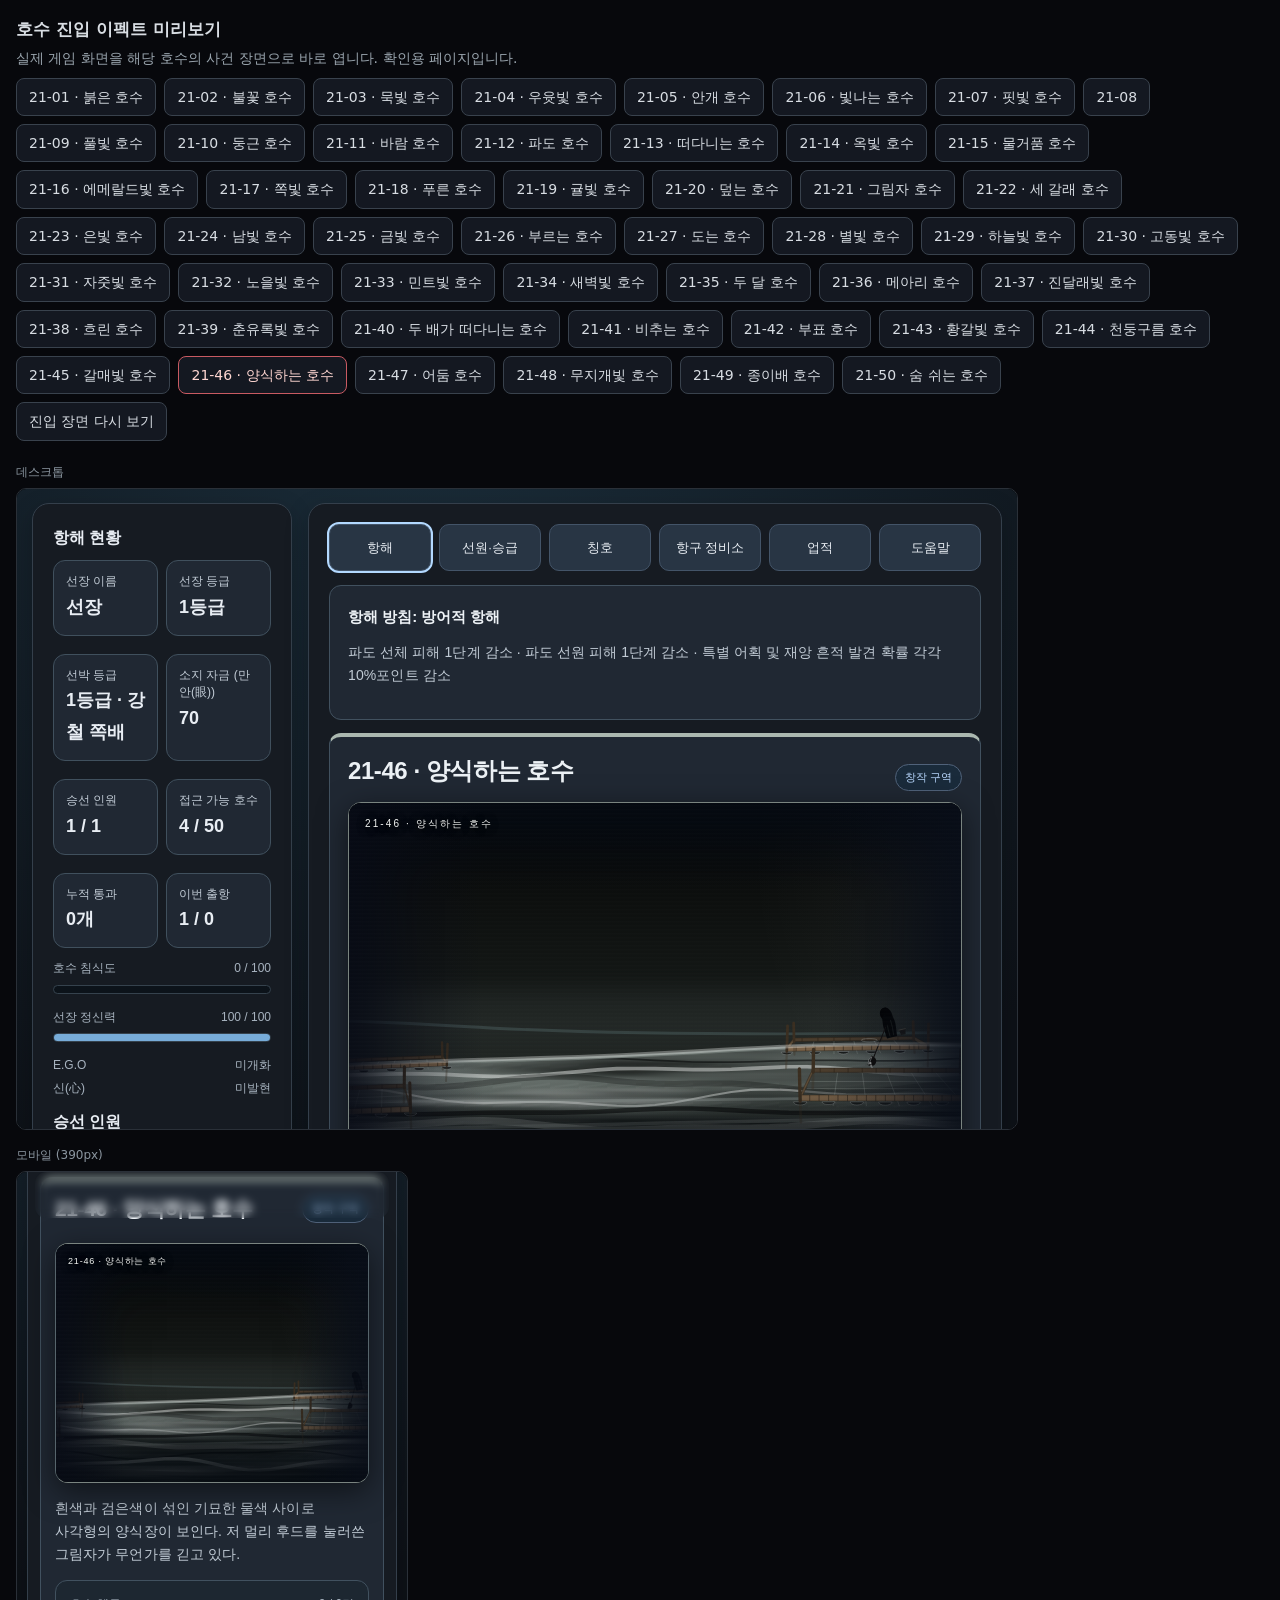
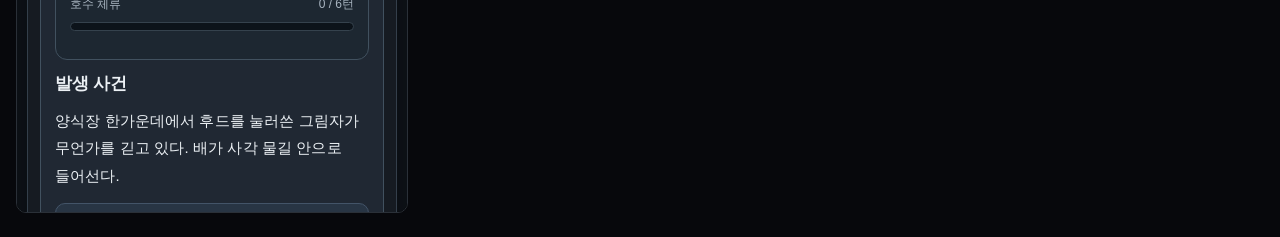
<file: lake-fx-preview.html>
<!doctype html>
<html lang="ko"><head><meta charset="utf-8"><meta name="viewport" content="width=device-width,initial-scale=1">
<title>호수 진입 이펙트 미리보기</title>
<style>
:root{color-scheme:dark}
body{margin:0;background:#07080c;color:#d8dde3;font:14px/1.6 system-ui,'Apple SD Gothic Neo','Malgun Gothic',sans-serif}
header{padding:16px 16px 6px;max-width:1500px;margin:0 auto}
h1{font-size:17px;margin:0 0 4px}
p{margin:0 0 8px;color:#9aa5ae}
.bar{display:flex;flex-wrap:wrap;gap:8px;margin:8px 0}
button{background:#141821;color:#d8dde3;border:1px solid #39424d;border-radius:8px;padding:7px 12px;font:inherit;cursor:pointer}
button.on{border-color:#c95a62;color:#ffd7d2}
.wrap{display:flex;flex-wrap:wrap;gap:16px;padding:8px 16px 24px;max-width:1500px;margin:0 auto;align-items:flex-start}
figure{margin:0}
figcaption{font-size:12px;color:#8b96a0;margin-bottom:6px}
iframe{border:1px solid #2a3038;border-radius:10px;background:#000;display:block}
#desk{width:min(1000px,calc(100vw - 32px));height:640px}
#mob{width:390px;height:640px}
</style></head><body>
<header>
<h1>호수 진입 이펙트 미리보기</h1>
<p>실제 게임 화면을 해당 호수의 사건 장면으로 바로 엽니다. 확인용 페이지입니다.</p>
<div class="bar" id="lakes"><button data-id="1">21-01 · 붉은 호수</button><button data-id="2">21-02 · 불꽃 호수</button><button data-id="3">21-03 · 묵빛 호수</button><button data-id="4">21-04 · 우윳빛 호수</button><button data-id="5">21-05 · 안개 호수</button><button data-id="6">21-06 · 빛나는 호수</button><button data-id="7">21-07 · 핏빛 호수</button><button data-id="8">21-08</button><button data-id="9">21-09 · 풀빛 호수</button><button data-id="10">21-10 · 둥근 호수</button><button data-id="11">21-11 · 바람 호수</button><button data-id="12">21-12 · 파도 호수</button><button data-id="13">21-13 · 떠다니는 호수</button><button data-id="14">21-14 · 옥빛 호수</button><button data-id="15">21-15 · 물거품 호수</button><button data-id="16">21-16 · 에메랄드빛 호수</button><button data-id="17">21-17 · 쪽빛 호수</button><button data-id="18">21-18 · 푸른 호수</button><button data-id="19">21-19 · 귤빛 호수</button><button data-id="20">21-20 · 덮는 호수</button><button data-id="21">21-21 · 그림자 호수</button><button data-id="22">21-22 · 세 갈래 호수</button><button data-id="23">21-23 · 은빛 호수</button><button data-id="24">21-24 · 남빛 호수</button><button data-id="25">21-25 · 금빛 호수</button><button data-id="26">21-26 · 부르는 호수</button><button data-id="27">21-27 · 도는 호수</button><button data-id="28">21-28 · 별빛 호수</button><button data-id="29">21-29 · 하늘빛 호수</button><button data-id="30">21-30 · 고동빛 호수</button><button data-id="31">21-31 · 자줏빛 호수</button><button data-id="32">21-32 · 노을빛 호수</button><button data-id="33">21-33 · 민트빛 호수</button><button data-id="34">21-34 · 새벽빛 호수</button><button data-id="35">21-35 · 두 달 호수</button><button data-id="36">21-36 · 메아리 호수</button><button data-id="37">21-37 · 진달래빛 호수</button><button data-id="38">21-38 · 흐린 호수</button><button data-id="39">21-39 · 춘유록빛 호수</button><button data-id="40">21-40 · 두 배가 떠다니는 호수</button><button data-id="41">21-41 · 비추는 호수</button><button data-id="42">21-42 · 부표 호수</button><button data-id="43">21-43 · 황갈빛 호수</button><button data-id="44">21-44 · 천둥구름 호수</button><button data-id="45">21-45 · 갈매빛 호수</button><button data-id="46" class="on">21-46 · 양식하는 호수</button><button data-id="47">21-47 · 어둠 호수</button><button data-id="48">21-48 · 무지개빛 호수</button><button data-id="49">21-49 · 종이배 호수</button><button data-id="50">21-50 · 숨 쉬는 호수</button></div>
<div class="bar"><button id="replay">진입 장면 다시 보기</button></div>
</header>
<div class="wrap">
 <figure><figcaption>데스크톱</figcaption><iframe id="desk" src="index.html"></iframe></figure>
 <figure><figcaption>모바일 (390px)</figcaption><iframe id="mob" src="index.html"></iframe></figure>
</div>
<script>
let lakeId=46;
function enter(f){
 try{
  const w=f.contentWindow;
  w.eval('state.sea=true;state.current='+lakeId+';state.scene="event";state.visited=['+lakeId+'];state.ruleResolved=false;state.voyage=(state.voyage||0)+1;'+
   'state.lakeStory=makeStory014(LAKE_BY_ID157.get('+lakeId+'));render();');
  const fx=w.document.querySelector('.lakefx');if(fx)w.scrollTo(0,fx.getBoundingClientRect().top+w.scrollY-70);
 }catch(e){console.warn(e);}
}
for(const f of document.querySelectorAll('iframe'))f.addEventListener('load',()=>setTimeout(()=>enter(f),600));
document.getElementById('replay').onclick=()=>document.querySelectorAll('iframe').forEach(enter);
document.getElementById('lakes').onclick=e=>{const b=e.target.closest('button');if(!b)return;lakeId=+b.dataset.id;
 document.querySelectorAll('#lakes button').forEach(x=>x.classList.toggle('on',x===b));document.querySelectorAll('iframe').forEach(enter);};
</script>
</body></html>
</file>
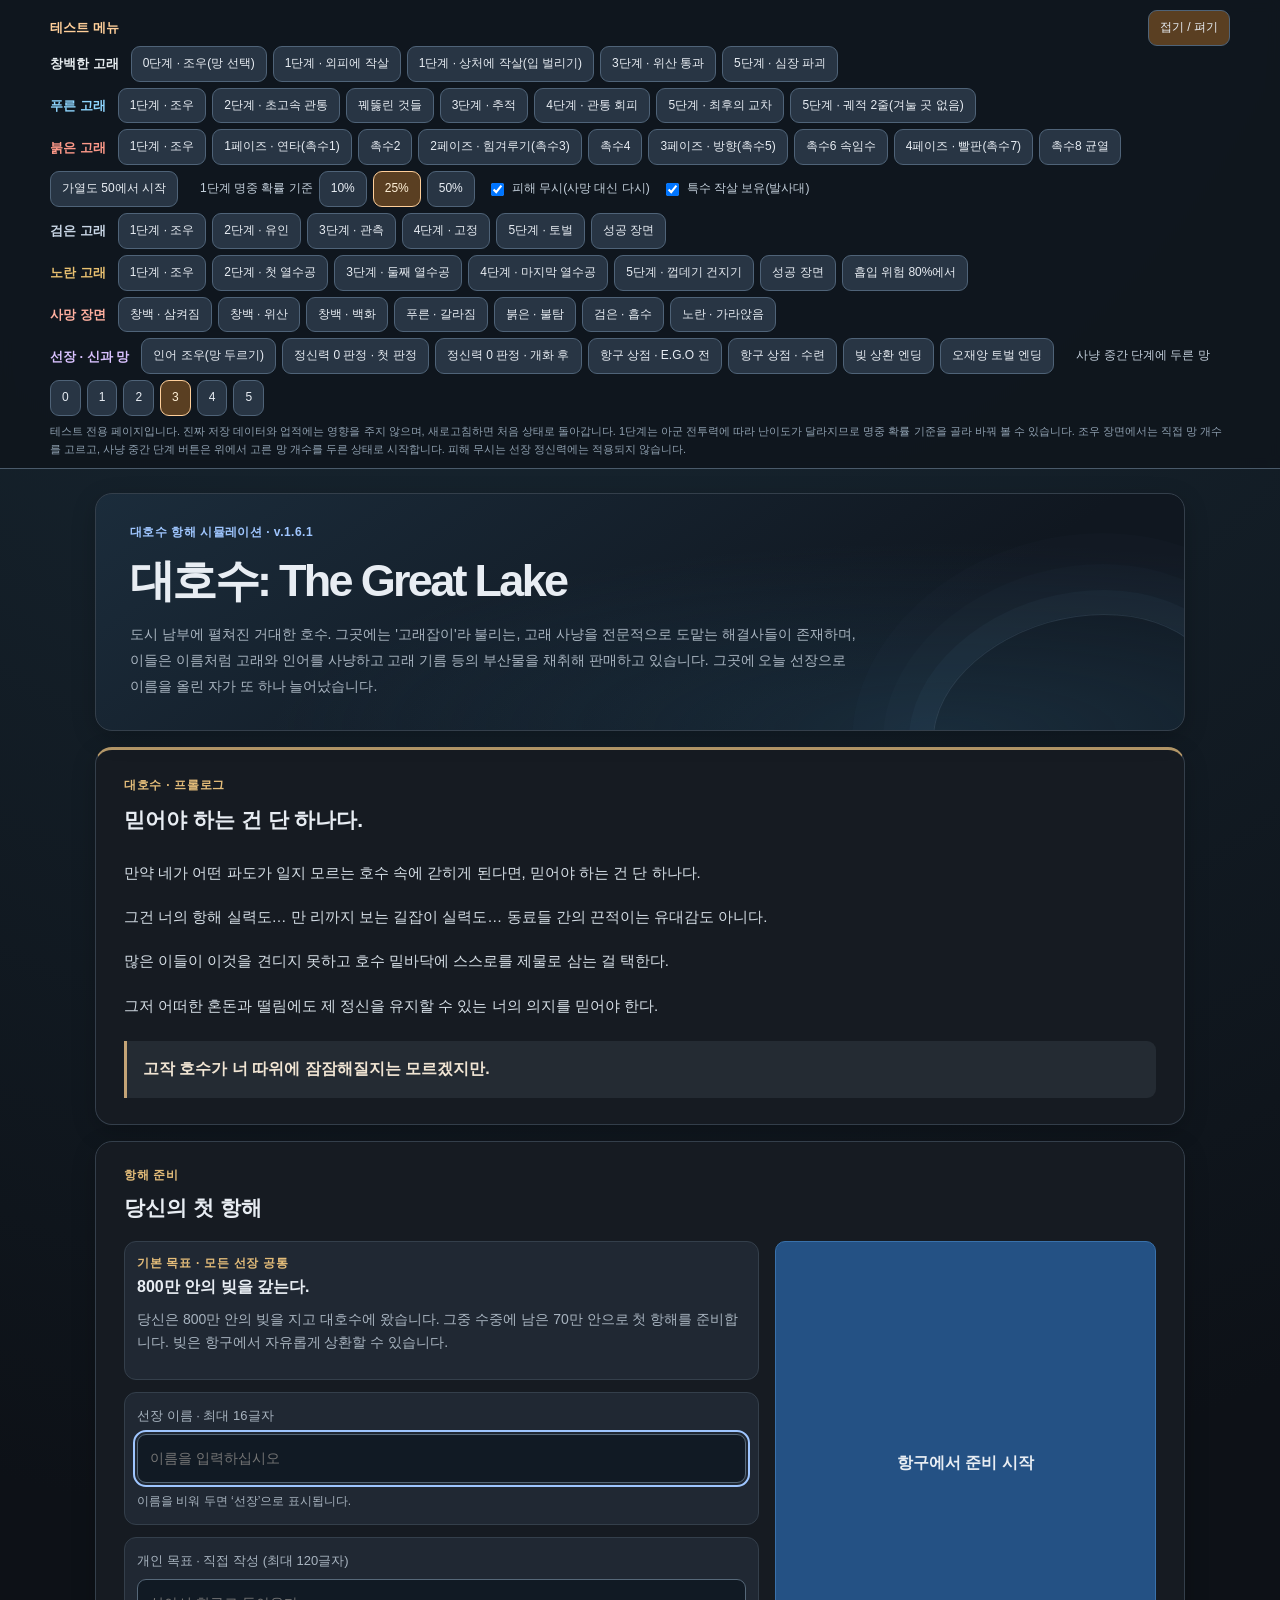
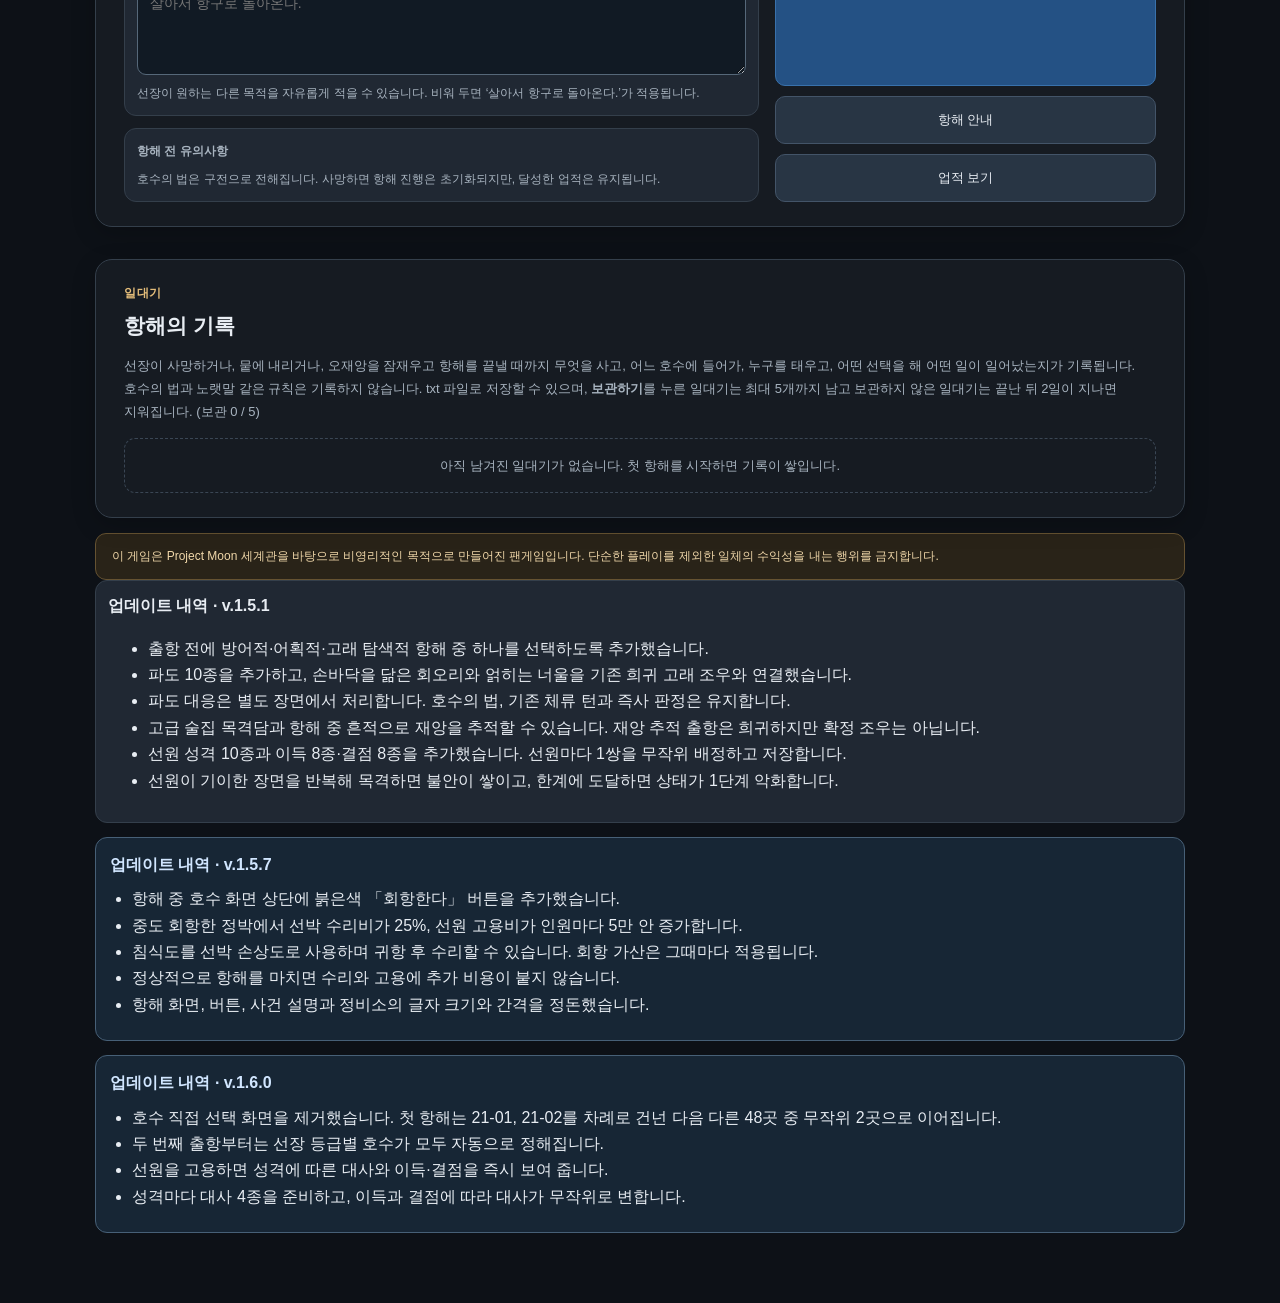
<file: minigame-test.html>
<!doctype html>
<html lang="ko">
<head>
<meta charset="utf-8">
<meta name="viewport" content="width=device-width,initial-scale=1">
<meta name="robots" content="noindex">
<title>대호수 · 미니게임 테스트</title>
<style>body{margin:0;background:#0d1117;color:#e8edf3;font-family:"Malgun Gothic","Apple SD Gothic Neo",sans-serif;display:flex;align-items:center;justify-content:center;min-height:100vh}</style>
</head>
<body>
<p id="loading">테스트 환경을 불러오는 중…</p>
<script>
/* 미니게임 테스트 페이지
   - 실제 게임(index.html)을 그대로 불러와 쓰므로 게임이 바뀌면 이 페이지도 자동으로 최신이 된다.
   - 저장소를 메모리로 바꿔 진짜 저장 데이터·업적에는 손대지 않는다(새로고침하면 초기화).
   - 위쪽 테스트 막대에서 창백한 고래·푸른 고래 미니게임으로 바로 들어간다. */
(function(){
'use strict';
var SHIM=[
'<script>',
'(function(){',
' function MemStore(){var d={};return {getItem:function(k){return Object.prototype.hasOwnProperty.call(d,k)?d[k]:null;},',
'  setItem:function(k,v){d[k]=String(v);},removeItem:function(k){delete d[k];},clear:function(){d={};},',
'  key:function(i){return Object.keys(d)[i]||null;},get length(){return Object.keys(d).length;}};}',
' try{Object.defineProperty(window,"localStorage",{value:MemStore(),configurable:true});}catch(e){}',
' try{Object.defineProperty(window,"sessionStorage",{value:MemStore(),configurable:true});}catch(e){}',
' window.__MINIGAME_TEST__=true;',
'})();',
'<\/script>'
].join('\n');

var TOOLBAR=[
'<style>',
'#mgt{position:sticky;top:0;z-index:9999;background:#10161dee;backdrop-filter:blur(6px);border-bottom:1px solid #4a5a6a;padding:10px 14px;font-family:"Malgun Gothic","Apple SD Gothic Neo",sans-serif;color:#e8edf3}',
'#mgt .row{display:flex;flex-wrap:wrap;gap:6px;align-items:center;max-width:1180px;margin:auto}',
'#mgt b{color:#ffcf9a;font-size:13px;margin-right:6px}',
'#mgt button{background:#283544;color:#e8edf3;border:1px solid #4f6378;border-radius:9px;padding:7px 11px;font:inherit;font-size:12px;cursor:pointer}',
'#mgt button:hover{background:#354d64}#mgt button.on{background:#5a3f22;border-color:#ffcf9a;color:#fff1d8}',
'#mgt label{font-size:12px;color:#c4d0dc;display:flex;gap:5px;align-items:center;margin-left:6px}',
'#mgt .note{font-size:11px;color:#8fa0b0;max-width:1180px;margin:6px auto 0}',
'@media(max-width:620px){#mgt{padding:8px 10px;max-height:46vh;overflow:auto}#mgt button{padding:6px 8px;font-size:11px}}',
'#mgt.fold .row:not(.mgt-head),#mgt.fold .note{display:none}#mgt .mgt-fold{margin-left:auto;background:#5a3f22!important}#mgt{position:sticky}',
'</style>',
'<div id="mgt"><div class="row mgt-head"><b>테스트 메뉴</b><button type="button" class="mgt-fold" data-fold="1">접기 / 펴기</button></div><div class="row">',
'<b style="color:#e6ecef">창백한 고래</b>',
'<button type="button" data-t="pEnc">0단계 · 조우(망 선택)</button>',
'<button type="button" data-t="shell">1단계 · 외피에 작살</button>',
'<button type="button" data-t="lure">1단계 · 상처에 작살(입 벌리기)</button>',
'<button type="button" data-t="acid">3단계 · 위산 통과</button>',
'<button type="button" data-t="heart">5단계 · 심장 파괴</button>',
'</div><div class="row" style="margin-top:6px">',
'<b style="color:#8fd6ff">푸른 고래</b>',
'<button type="button" data-t="bEnc">1단계 · 조우</button>',
'<button type="button" data-t="bPierce">2단계 · 초고속 관통</button>',
'<button type="button" data-t="bMer">꿰뚫린 것들</button>',
'<button type="button" data-t="bChase">3단계 · 추적</button>',
'<button type="button" data-t="bEvade">4단계 · 관통 회피</button>',
'<button type="button" data-t="bFinal">5단계 · 최후의 교차</button>',
'<button type="button" data-t="bFinalBlind">5단계 · 궤적 2줄(겨눌 곳 없음)</button>',
'</div><div class="row" style="margin-top:6px">',
'<b style="color:#ff9a8a">붉은 고래</b>',
'<button type="button" data-t="rEnc">1단계 · 조우</button>',
'<button type="button" data-t="rP1">1페이즈 · 연타(촉수1)</button>',
'<button type="button" data-t="rP1b">촉수2</button>',
'<button type="button" data-t="rP2">2페이즈 · 힘겨루기(촉수3)</button>',
'<button type="button" data-t="rP2b">촉수4</button>',
'<button type="button" data-t="rP3">3페이즈 · 방향(촉수5)</button>',
'<button type="button" data-t="rP3b">촉수6 속임수</button>',
'<button type="button" data-t="rP4">4페이즈 · 빨판(촉수7)</button>',
'<button type="button" data-t="rP4b">촉수8 균열</button>',
'<button type="button" data-t="rHeat">가열도 50에서 시작</button>',
'<span style="width:10px"></span>',
'<span style="font-size:12px;color:#c4d0dc">1단계 명중 확률 기준</span>',
'<button type="button" data-p="0.1">10%</button><button type="button" data-p="0.25" class="on">25%</button><button type="button" data-p="0.5">50%</button>',
'<label><input type="checkbox" id="mgtGod" checked> 피해 무시(사망 대신 다시)</label>',
'<label><input type="checkbox" id="mgtOwn" checked> 특수 작살 보유(발사대)</label>',
'</div><div class="row" style="margin-top:6px">',
'<b style="color:#c9d6e6">검은 고래</b>',
'<button type="button" data-t="kEnc">1단계 · 조우</button>',
'<button type="button" data-t="kLure">2단계 · 유인</button>',
'<button type="button" data-t="kWatch">3단계 · 관측</button>',
'<button type="button" data-t="kFork">4단계 · 고정</button>',
'<button type="button" data-t="kStrike">5단계 · 토벌</button>',
'<button type="button" data-t="kWin">성공 장면</button>',
'</div><div class="row" style="margin-top:6px">',
'<b style="color:#e8c070">노란 고래</b>',
'<button type="button" data-t="yEnc">1단계 · 조우</button>',
'<button type="button" data-t="yV1">2단계 · 첫 열수공</button>',
'<button type="button" data-t="yV2">3단계 · 둘째 열수공</button>',
'<button type="button" data-t="yV3">4단계 · 마지막 열수공</button>',
'<button type="button" data-t="yHook">5단계 · 껍데기 건지기</button>',
'<button type="button" data-t="yWin">성공 장면</button>',
'<button type="button" data-t="ySuck">흡입 위험 80%에서</button>',
'</div><div class="row" style="margin-top:6px">',
'<b style="color:#ffb0a0">사망 장면</b>',
'<button type="button" data-t="wd_pallid_swallow">창백 · 삼켜짐</button>',
'<button type="button" data-t="wd_pallid_acid">창백 · 위산</button>',
'<button type="button" data-t="wd_pallid_white">창백 · 백화</button>',
'<button type="button" data-t="wd_blue_split">푸른 · 갈라짐</button>',
'<button type="button" data-t="wd_red_burn">붉은 · 불탐</button>',
'<button type="button" data-t="wd_black_absorb">검은 · 흡수</button>',
'<button type="button" data-t="wd_yellow_sink">노란 · 가라앉음</button>',
'</div><div class="row" style="margin-top:6px">',
'<b style="color:#d9c2ff">선장 · 신과 망</b>',
'<button type="button" data-t="mer">인어 조우(망 두르기)</button>',
'<button type="button" data-t="judge0">정신력 0 판정 · 첫 판정</button>',
'<button type="button" data-t="judge1">정신력 0 판정 · 개화 후</button>',
'<button type="button" data-t="shop0">항구 상점 · E.G.O 전</button>',
'<button type="button" data-t="shop1">항구 상점 · 수련</button>',
'<button type="button" data-t="debtEnd">빚 상환 엔딩</button>',
'<button type="button" data-t="fiveEnd">오재앙 토벌 엔딩</button>',
'<span style="width:10px"></span>',
'<span style="font-size:12px;color:#c4d0dc">사냥 중간 단계에 두른 망</span>',
'<button type="button" data-m="0">0</button><button type="button" data-m="1">1</button><button type="button" data-m="2">2</button><button type="button" data-m="3" class="on">3</button><button type="button" data-m="4">4</button><button type="button" data-m="5">5</button>',
'</div><div class="note">테스트 전용 페이지입니다. 진짜 저장 데이터와 업적에는 영향을 주지 않으며, 새로고침하면 처음 상태로 돌아갑니다. 1단계는 아군 전투력에 따라 난이도가 달라지므로 명중 확률 기준을 골라 바꿔 볼 수 있습니다. 조우 장면에서는 직접 망 개수를 고르고, 사냥 중간 단계 버튼은 위에서 고른 망 개수를 두른 상태로 시작합니다. 피해 무시는 선장 정신력에는 적용되지 않습니다.</div></div>'
].join('\n');

var CONTROL=[
'<script>',
'(function(){',
' var P=0.25,M=3;',
' function closeModals(){Array.prototype.forEach.call(document.querySelectorAll("button"),function(b){if(b.textContent.indexOf("창 닫기")>=0)b.click();});}',
' function base(){',
'  closeModals();state.redWhaleFinal023=false;state.blueWhaleFinalStage=false;state.blackWhaleFinal=false;state.blackDefer=false;state.blackKill=false;state.pallidHunt161=null;',
'  state.sea=true;if(state.current==null)state.current=(state.offered&&state.offered[0])||1;',
'  state.hull=100;state.mind=100;state.exposure=0;state.pallor155=0;state.pallorWard=5;state.pallidVictory162=false;state.grade=Math.max(state.grade||0,5);var own=document.getElementById("mgtOwn");state.calamityHarpoon=(!own||own.checked)?{damaged:false}:null;',
'  state.captainMind=100;state.egoBloomed=true;state.egoName=state.egoName||"시험용 E.G.O";state.shinOpen=true;state.shinLevel=5;state.mindJudge=null;state.mangActive=M;state.gold=Math.max(state.gold||0,1000);',
'  if(state.crew&&!state.crew.length)state.crew.push({id:99,role:"lower",condition:1});',
' }',
' function blue(kind){',
'  state.blueWhaleFinalStage=false;state.blueHunt=null;state.battle=null;if(window.BlueHuntGame){BlueHuntGame.mode=null;}tab="play";',
'  if(kind==="bEnc"){state.encounter=1;state.scene="encounter";sync();return;}',
'  var won={bPierce:0,bMer:1,bChase:1,bEvade:2,bFinal:3,bFinalBlind:3}[kind],ph={bPierce:"pierce",bChase:"chase",bEvade:"evade",bFinal:"final",bFinalBlind:"final"}[kind];',
'  var w={type:"whale",index:1,name:WHALES[1].name,power:WHALES[1].power,need:4,won:won,history:[],after:"whale"};',
'  if(kind==="bMer"){state.blueHunt={phase:"mermaid",whale:w};state.scene="blueHunt";sync();return;}',
'  state.battle=w;state.blueHunt={phase:ph};if(kind==="bFinalBlind")state.blueHunt.trails=[1,2];state.scene="battle";state.lastCoin=null;sync();',
' }',
' function red(kind){',
'  state.redWhaleFinal023=false;state.battle=null;state.redBreath023=null;if(window.RedHuntGame){RedHuntGame.mode=null;}tab="play";',
'  if(kind==="rEnc"){state.encounter=2;state.scene="encounter";sync();return;}',
'  var won={rP1:0,rP1b:0,rP2:1,rP2b:1,rP3:2,rP3b:2,rP4:3,rP4b:3,rHeat:0}[kind];state.redHeat024=kind==="rHeat"?50:0;',
'  state.battle={type:"whale",index:2,name:WHALES[2].name,power:WHALES[2].power,need:4,won:won,history:[],after:"whale"};state.scene="battle";state.lastCoin=null;sync();',
'  if(/b$/.test(kind)&&window.RED_WHALE_HUNT_024)setTimeout(function(){RED_WHALE_HUNT_024.jumpArm(1);},60);',
' }',
' function black(kind){',
'  state.blackWhaleFinal=false;state.battle=null;state.blackWings024=null;if(window.BlackHuntGame){BlackHuntGame.mode=null;}tab="play";',
'  if(kind==="kEnc"){state.encounter=3;state.scene="encounter";sync();return;}',
'  if(kind==="kWin"){state.blackWings024={L:1,R:4};state.blackWhaleFinal=true;state.scene="event";state.blackDefer=false;sync();if(window.BlackWhaleV3)BlackWhaleV3.replayToken++;return;}',
'  var won={kLure:0,kWatch:1,kFork:2,kStrike:3}[kind];if(kind==="kFork"||kind==="kStrike")state.blackWings024={L:Math.floor(Math.random()*3),R:3+Math.floor(Math.random()*3)};',
'  state.battle={type:"whale",index:3,name:WHALES[3].name,power:WHALES[3].power,need:4,won:won,history:[],after:"whale"};state.scene="battle";state.lastCoin=null;sync();',
' }',
' function yellow(kind){',
'  state.yellowWhaleFinal024=false;state.battle=null;if(window.YellowHuntGame){YellowHuntGame.mode=null;}tab="play";',
'  if(kind==="yEnc"){state.encounter=4;state.scene="encounter";sync();return;}',
'  if(kind==="yWin"){state.yellowWhaleFinal024=true;state.scene="event";sync();if(window.YellowWhaleV3)YellowWhaleV3.replayToken++;return;}',
'  var won={yV1:0,yV2:1,yV3:2,yHook:3,ySuck:0}[kind];',
'  state.yellowBroken024=[[false,false,false],[false,true,false],[false,true,true],[true,true,true],[false,false,false]][{yV1:0,yV2:1,yV3:2,yHook:3,ySuck:4}[kind]];state.yellowSuck024=kind==="ySuck"?80:0;',
'  state.battle={type:"whale",index:4,name:WHALES[4].name,power:WHALES[4].power,need:4,won:won,history:[],after:"whale"};state.scene="battle";state.lastCoin=null;sync();',
' }',
' function start(kind){',
'  if(kind.indexOf("wd_")===0){if(window.WhaleDeath024)WhaleDeath024.show(kind.slice(3));var wx=document.querySelector(".wd-scene");if(wx)wx.scrollIntoView({block:"center"});return;}',
'  base();if(/Enc$/.test(kind))state.mangActive=0;',
'  if(kind==="pEnc"){state.battle=null;state.pallidHunt161=null;state.encounter=0;state.scene="encounter";tab="play";sync();return;}',
'  if(kind==="mer"){state.mangActive=0;state.battle=null;state.pallidHunt161=null;tab="play";beginBattle({type:"normal",name:"대호수의 인어",power:Math.max(1,Math.round(crewPower()*.8)),need:1,won:0,history:[],after:"navigation"});return;}',
'  if(kind==="judge0"||kind==="judge1"){state.mangActive=0;state.battle=null;state.pallidHunt161=null;state.sea=false;state.scene="port";tab="play";',
'   if(kind==="judge0"){state.egoBloomed=false;state.egoName="";state.shinOpen=false;state.shinLevel=0;}',
'   state.captainMind=4;CalamityMang.hurt(4,"(테스트)");sync();return;}',
'  if(kind==="fiveEnd"){state.mangActive=0;state.battle=null;state.pallidHunt161=null;state.sea=false;state.scene="port";tab="play";state.whaleKilled=[0,1,2,3,4];GREAT_LAKE_CALAMITY_ENDING_100.finish();return;}',
'  if(kind==="debtEnd"){state.mangActive=0;state.battle=null;state.pallidHunt161=null;state.sea=false;state.scene="port";tab="play";state.debt800={version:1,remaining:0,endingPending:true,endingSeen:false};sync();return;}',
'  if(kind==="shop0"||kind==="shop1"){state.mangActive=0;state.battle=null;state.pallidHunt161=null;state.sea=false;state.scene="port";tab="shop";state.captainRest=null;state.shinLastTry="";state.calamityHarpoon=null;',
'   state.shinOpen=false;state.shinLevel=0;if(kind==="shop0"){state.egoBloomed=false;state.egoName="";}sync();return;}',
'  if(/^y[A-Z]/.test(kind)){yellow(kind);var yx=document.querySelector(".yw3-scene");if(yx)yx.scrollIntoView({block:"center"});return;}',
'  if(kind.charAt(0)==="k"&&kind.length>3){black(kind);var kx=document.querySelector(".bk3-scene");if(kx)kx.scrollIntoView({block:"center"});return;}',
'  if(/^r[A-Z]/.test(kind)){red(kind);var rx=document.querySelector(".rw3-scene");if(rx)rx.scrollIntoView({block:"center"});return;}',
'  if(kind.charAt(0)==="b"&&kind.length>2&&kind!=="bad"){blue(kind);var bx=document.querySelector(".bw3-scene");if(bx)bx.scrollIntoView({block:"center"});return;}',
'  if(kind==="acid"){state.battle=null;state.pallidHunt161={phase:"stomach",ready:true};state.scene=PALLID_SCENE_161;tab="play";sync();}',
'  else if(kind==="heart"){state.battle=null;state.pallidHunt161={phase:"heart",ready:true};state.scene=PALLID_SCENE_161;tab="play";if(window.PallidHeartGame)PallidHeartGame.active=false;pallidStartBattle161("pallidCore161","모든 것을 삼키는 창백한 고래 · 심장 속 심장",220,3);}',
'  else{',
'   state.pallidHunt161={phase:"approach",ready:true};state.scene=PALLID_SCENE_161;tab="play";',
'   if(kind==="shell")pallidStartBattle161("pallidShell161","모든 것을 삼키는 창백한 고래 · 외피",500,1);',
'   else if(kind==="lure")pallidStartBattle161("pallidLure161","모든 것을 삼키는 창백한 고래 · 입을 벌리게 할 작살",210,1);',
'   // 고른 명중 확률 기준에 맞게 적의 전투력을 조정 (combatChance = 아군/(아군+적))',
'   var cp=crewPower();state.battle.power=Math.max(1,Math.round(cp*(1-P)/P));',
'   if(window.PallidHarpoonGame){PallidHarpoonGame.active=false;}',
'   render();',
'  }',
'  var fx=document.querySelector(".pallid-cine-v2");if(fx)fx.scrollIntoView({block:"center"});',
' }',
' document.getElementById("mgt").addEventListener("click",function(e){',
'  var fb=e.target.closest&&e.target.closest("[data-fold]");if(fb){document.getElementById("mgt").classList.toggle("fold");return;}',
'  if(e.target.closest&&e.target.closest("[data-t]")&&window.innerWidth<=620)document.getElementById("mgt").classList.add("fold");',
'  var b=e.target.closest("button");if(!b)return;',
'  if(b.dataset.t)start(b.dataset.t);',
'  if(b.dataset.m){M=+b.dataset.m;Array.prototype.forEach.call(document.querySelectorAll("#mgt [data-m]"),function(x){x.classList.toggle("on",x===b);});}',
'  if(b.dataset.p){P=+b.dataset.p;Array.prototype.forEach.call(document.querySelectorAll("#mgt [data-p]"),function(x){x.classList.toggle("on",x===b);});',
'   if(state.battle&&/pallid(Shell|Lure)161/.test(state.battle.type))start(state.battle.type==="pallidShell161"?"shell":"lure");}',
' });',
' // 피해 무시: 미니게임 판정은 그대로 두고 선체·정신·백화만 계속 채워 둔다',
' setInterval(function(){window.__BLUE_NODEATH=window.__MINIGAME_NODEATH=document.getElementById("mgtGod").checked;if(!document.getElementById("mgtGod").checked||typeof state==="undefined")return;',
'  state.hull=100;state.mind=100;state.exposure=0;state.pallor155=0;},200);',
' setTimeout(closeModals,300);',
'})();',
'<\/script>'
].join('\n');

fetch('./index.html',{cache:'no-store'}).then(function(r){return r.text();}).then(function(html){
 html=html.replace(/<head([^>]*)>/i,function(m){return m+'\n'+SHIM;});
 html=html.replace(/<title>[\s\S]*?<\/title>/i,'<title>대호수 · 미니게임 테스트</title>');
 html=html.replace(/<body([^>]*)>/i,function(m){return m+'\n'+TOOLBAR;});
 html=html.replace(/<\/body>(?![\s\S]*<\/body>)/i,CONTROL+'\n</body>');
 document.open();document.write(html);document.close();
}).catch(function(){document.getElementById('loading').textContent='게임 파일을 불러오지 못했습니다. 새로고침해 주세요.';});
})();
</script>
</body>
</html>
</file>
<file: pallid-cinematic-v2.css>
/* 창백의 향유고래 시네마틱 2차 개선 · 순수 CSS 구동 */
.pallid-cine-v2{position:relative;isolation:isolate;overflow:hidden;width:100%;height:clamp(210px,36vw,356px);background:#070c14;border:1px solid #56646b;border-radius:13px;box-shadow:inset 0 0 65px #020509,0 8px 30px #0008;margin:0 0 15px}
.pallid-cine-v2 *{box-sizing:border-box}
.pallid-cine-v2 svg{display:block;width:100%;height:100%;filter:saturate(.9) contrast(1.06)}
.pallid-cine-v2 .cine-top,.pallid-cine-v2 .cine-bottom{position:absolute;z-index:50;left:17px;color:#eaf5f5;text-shadow:0 2px 8px #000,0 0 8px #000}
.pallid-cine-v2 .cine-top{top:13px;font-size:10px;letter-spacing:.21em;color:#c8d8de}
.pallid-cine-v2 .cine-bottom{bottom:11px;right:14px;font-size:12px;letter-spacing:.03em;line-height:1.5;color:#f0eeee}
.pallid-cine-v2 .cine-corner{position:absolute;z-index:40;inset:0;pointer-events:none;background:linear-gradient(90deg,#080b16af,transparent 25%,transparent 75%,#090e19b3),linear-gradient(0deg,#03080dd9,transparent 23%,transparent 74%,#050a12ad)}
.pallid-cine-v2 .cine-grain{position:absolute;inset:0;z-index:39;pointer-events:none;opacity:.22;background:repeating-linear-gradient(0deg,transparent 0 2px,#e2f3ed0b 3px 4px)}
.pallid-cine-v2 .cine-vignette{position:absolute;z-index:38;inset:0;box-shadow:inset 0 0 68px 14px #040a13;pointer-events:none}
.pallid-cine-v2 .cine-water{animation:cine-water-move 3.8s ease-in-out infinite alternate;transform-origin:50% 72%}
.pallid-cine-v2 .cine-whale-body{animation:cine-whale-rise 5.3s ease-in-out infinite;transform-origin:80% 74%}
.pallid-cine-v2 .cine-whale-scars{animation:cine-scars 5.3s ease-in-out infinite}
.pallid-cine-v2 .cine-eye{animation:cine-eye 5.3s ease-in-out infinite}
.pallid-cine-v2 .cine-ship{animation:cine-ship-bob 3.3s ease-in-out infinite;transform-origin:28% 73%}
.pallid-cine-v2 .cine-spear{animation:cine-harpoon-throw 4.9s cubic-bezier(.18,.75,.18,1) infinite;transform-origin:32% 54%}
.pallid-cine-v2 .cine-trail{stroke-dasharray:240 900;stroke-dashoffset:900;animation:cine-trail 4.9s ease-out infinite}
.pallid-cine-v2 .cine-impact{transform-origin:68% 53%;animation:cine-impact 4.9s ease-out infinite}
.pallid-cine-v2 .cine-splinters{transform-origin:68% 53%;animation:cine-splinters 4.9s ease-out infinite}
.pallid-cine-v2 .cine-mouth-upper{transform-origin:50% 26%;animation:cine-jaw-top 5.6s ease-in-out infinite}
.pallid-cine-v2 .cine-mouth-lower{transform-origin:50% 72%;animation:cine-jaw-bottom 5.6s ease-in-out infinite}
.pallid-cine-v2 .cine-gullet{animation:cine-gullet 5.6s ease-in-out infinite;transform-origin:55% 50%}
.pallid-cine-v2 .cine-swallowed-ship{animation:cine-swallow-ship 5.6s cubic-bezier(.24,.01,.6,1) infinite;transform-origin:28% 66%}
.pallid-cine-v2 .cine-rim-dark{animation:cine-swallow-dark 5.6s ease-in-out infinite}
.pallid-cine-v2 .cine-tissue{animation:cine-tissue 4.2s ease-in-out infinite alternate;transform-origin:50% 50%}
.pallid-cine-v2 .cine-acid-pool{animation:cine-acid-surge 5s ease-in-out infinite}
.pallid-cine-v2 .cine-acid-wave{animation:cine-acid-wave 5s ease-in-out infinite alternate}
.pallid-cine-v2 .cine-acid-ship{animation:cine-acid-pass 5s ease-in-out infinite;transform-origin:35% 55%}
.pallid-cine-v2 .cine-bubble{animation:cine-bubble-up 2.2s ease-out infinite;transform-origin:center}
.pallid-cine-v2 .cine-bubble.b2{animation-delay:-.7s}
.pallid-cine-v2 .cine-bubble.b3{animation-delay:-1.3s}
.pallid-cine-v2 .cine-bubble.b4{animation-delay:-1.7s}
.pallid-cine-v2 .cine-steam{animation:cine-steam 3s ease-in-out infinite alternate}
.pallid-cine-v2 .cine-vein{animation:cine-vein-pulse 1.8s ease-in-out infinite}
.pallid-cine-v2 .cine-vein.v2{animation-delay:-.48s}
.pallid-cine-v2 .cine-vein.v3{animation-delay:-1.1s}
.pallid-cine-v2 .cine-bigheart{animation:cine-heart-beat 1.45s cubic-bezier(.35,0,.65,1) infinite;transform-origin:61% 48%}
.pallid-cine-v2 .cine-innerheart{animation:cine-inner-beat 1.45s ease-in-out infinite;transform-origin:61% 51%}
.pallid-cine-v2 .cine-scan{animation:cine-scan-sweep 5.2s ease-in-out infinite;transform-origin:50% 50%}
.pallid-cine-v2 .cine-reticle{animation:cine-reticle-ping 2.6s ease-in-out infinite;transform-origin:64% 47%}
.pallid-cine-v2 .cine-shadow-figure{animation:cine-figure 5.5s ease-in-out infinite}
.pallid-cine-v2 .cine-heart-fight{animation:cine-heart-strain 5.8s ease-in-out infinite;transform-origin:56% 48%}
.pallid-cine-v2 .cine-harpoon-final{animation:cine-final-shot 5.8s cubic-bezier(.12,.7,.18,1) infinite}
.pallid-cine-v2 .cine-crack{stroke-dasharray:420;stroke-dashoffset:420;animation:cine-crack-line 5.8s ease-out infinite}
.pallid-cine-v2 .cine-break-ring{transform-origin:61% 50%;animation:cine-break-ring 5.8s ease-out infinite}
.pallid-cine-v2 .cine-whiteout{animation:cine-whiteout 5.8s ease-out infinite}
.pallid-cine-v2 .cine-pulse-line{stroke-dasharray:13 7;animation:cine-pulse-dash 1s linear infinite}
.pallid-cine-v2 .cine-final .cine-heart-fight{animation-duration:5.8s}
.pallid-cine-v2.cine-victory .cine-heart-fight{animation:cine-heart-fall 3.7s ease-in forwards}
.pallid-cine-v2.cine-victory .cine-harpoon-final{animation:cine-final-shot-once 3.7s ease-in forwards}
.pallid-cine-v2.cine-victory .cine-break-ring{animation:cine-break-ring-once 3.7s ease-out forwards}
.pallid-cine-v2.cine-victory .cine-crack{animation:cine-crack-once 3.7s ease-out forwards}
.pallid-cine-v2.cine-victory .cine-whiteout{animation:cine-whiteout-once 3.7s ease-out forwards}
@keyframes cine-water-move{0%{transform:translateY(5px) skewX(-1deg)}100%{transform:translateY(-8px) skewX(1deg)}}
@keyframes cine-whale-rise{0%,100%{transform:translateY(0) rotate(0)}50%{transform:translateY(-11px) rotate(-.7deg)}}
@keyframes cine-scars{0%,100%{opacity:.5}60%{opacity:1}}
@keyframes cine-eye{0%,100%{opacity:1}42%{opacity:.8}44%{opacity:1}}
@keyframes cine-ship-bob{0%,100%{transform:translateY(3px) rotate(1deg)}50%{transform:translateY(-4px) rotate(-2deg)}}
@keyframes cine-harpoon-throw{0%,18%{transform:translate(-300px,100px) rotate(-11deg);opacity:0}21%{opacity:1}41%,53%{transform:translate(260px,-28px) rotate(-11deg);opacity:1}65%,100%{transform:translate(260px,-28px) rotate(-11deg);opacity:0}}
@keyframes cine-trail{0%,19%{stroke-dashoffset:900;opacity:0}25%,43%{stroke-dashoffset:80;opacity:1}65%,100%{stroke-dashoffset:-380;opacity:0}}
@keyframes cine-impact{0%,36%{transform:scale(.1);opacity:0}43%{opacity:1;transform:scale(1.2)}57%,100%{transform:scale(3.4);opacity:0}}
@keyframes cine-splinters{0%,37%{transform:scale(.1);opacity:0}44%{opacity:1;transform:scale(1)}60%,100%{opacity:0;transform:scale(2)}}
@keyframes cine-jaw-top{0%,11%{transform:translateY(-85px)}38%,67%{transform:translateY(-190px)}89%,100%{transform:translateY(4px)}}
@keyframes cine-jaw-bottom{0%,11%{transform:translateY(85px)}38%,67%{transform:translateY(170px)}89%,100%{transform:translateY(-4px)}}
@keyframes cine-gullet{0%,100%{transform:scale(.92);filter:brightness(.65)}48%{transform:scale(1.17);filter:brightness(1.28)}}
@keyframes cine-swallow-ship{0%,20%{transform:translate(-220px,10px) scale(1.2);opacity:1}58%{transform:translate(110px,0) scale(.9);opacity:1}88%,100%{transform:translate(320px,-30px) scale(.03);opacity:0}}
@keyframes cine-swallow-dark{0%,65%{opacity:0}89%,100%{opacity:1}}
@keyframes cine-tissue{0%{transform:scale(1.01)}100%{transform:scale(.97)}}
@keyframes cine-acid-surge{0%,12%{transform:translateY(70px)}34%,57%{transform:translateY(-90px)}79%,100%{transform:translateY(67px)}}
@keyframes cine-acid-wave{0%{transform:translateX(-14px)}100%{transform:translateX(20px)}}
@keyframes cine-acid-pass{0%{transform:translate(-320px,50px) rotate(-4deg);opacity:0}15%{opacity:1}42%{transform:translate(0,-33px) rotate(8deg)}65%{transform:translate(140px,-45px) rotate(-8deg)}90%,100%{transform:translate(410px,-40px);opacity:0}}
@keyframes cine-bubble-up{0%{transform:translateY(40px) scale(.35);opacity:0}20%{opacity:1}100%{transform:translateY(-140px) scale(1.7);opacity:0}}
@keyframes cine-steam{0%{opacity:.2;transform:translateY(15px)}100%{opacity:.8;transform:translateY(-12px)}}
@keyframes cine-vein-pulse{0%,100%{opacity:.45;filter:brightness(.7)}40%{opacity:1;filter:brightness(1.6)}}
@keyframes cine-heart-beat{0%,100%{transform:scale(.95)}17%{transform:scale(1.1)}30%{transform:scale(.99)}46%{transform:scale(1.05)}}
@keyframes cine-inner-beat{0%,100%{transform:scale(.86);filter:brightness(.75)}38%{transform:scale(1.12);filter:brightness(1.5)}}
@keyframes cine-scan-sweep{0%{transform:translateX(-500px) rotate(-4deg);opacity:0}10%{opacity:1}58%{opacity:.7}80%,100%{transform:translateX(800px) rotate(-4deg);opacity:0}}
@keyframes cine-reticle-ping{0%,100%{opacity:.3;transform:scale(1)}45%{opacity:1;transform:scale(1.1)}}
@keyframes cine-figure{0%,100%{opacity:.2}50%{opacity:.65}}
@keyframes cine-heart-strain{0%,100%{transform:scale(.9) rotate(-2deg);filter:brightness(.85)}15%{transform:scale(1.1) rotate(1deg);filter:brightness(1.3)}29%{transform:scale(.96)}45%{transform:scale(1.13)}}
@keyframes cine-final-shot{0%,23%{transform:translate(-460px,105px) rotate(-8deg);opacity:0}30%{opacity:1}52%,60%{transform:translate(132px,-45px) rotate(-8deg);opacity:1}70%,100%{transform:translate(132px,-45px) rotate(-8deg);opacity:0}}
@keyframes cine-crack-line{0%,45%{stroke-dashoffset:420;opacity:0}55%{stroke-dashoffset:0;opacity:1}80%,100%{opacity:0}}
@keyframes cine-break-ring{0%,45%{transform:scale(.1);opacity:0}52%{opacity:1}75%,100%{transform:scale(2.7);opacity:0}}
@keyframes cine-whiteout{0%,48%,100%{opacity:0}55%{opacity:.85}64%{opacity:0}}
@keyframes cine-pulse-dash{to{stroke-dashoffset:-40}}
@keyframes cine-heart-fall{0%,45%{transform:scale(.95);opacity:1}68%{transform:scale(1.18);opacity:1}100%{transform:scale(.3);opacity:.08}}
@keyframes cine-final-shot-once{0%,22%{transform:translate(-460px,105px) rotate(-8deg);opacity:0}30%{opacity:1}75%,100%{transform:translate(132px,-45px) rotate(-8deg);opacity:0}}
@keyframes cine-crack-once{0%,42%{stroke-dashoffset:420;opacity:0}60%{stroke-dashoffset:0;opacity:1}100%{opacity:.25}}
@keyframes cine-break-ring-once{0%,47%{transform:scale(.1);opacity:0}58%{opacity:1}100%{transform:scale(3);opacity:0}}
@keyframes cine-whiteout-once{0%,50%,75%,100%{opacity:0}61%{opacity:1}}
@media(max-width:580px){.pallid-cine-v2{height:clamp(190px,54vw,240px)}.pallid-cine-v2 .cine-bottom{font-size:10px}.pallid-cine-v2 .cine-top{letter-spacing:.09em;font-size:9px}}
@media(prefers-reduced-motion:reduce){.pallid-cine-v2 svg *{animation:none!important;transition:none!important}.pallid-cine-v2 .cine-whiteout{display:none}.pallid-cine-v2 .cine-spear{transform:translate(195px,-20px) rotate(-11deg);opacity:1}.pallid-cine-v2 .cine-harpoon-final{transform:translate(130px,-45px);opacity:1}}
</file>
<file: pallid-v3.css>
/* 창백의 향유고래 v3 · 작살 미니게임 표시 */
.pallid-cine-v3 .w3-hint{position:absolute;z-index:6;left:50%;bottom:44px;transform:translateX(-50%);display:none;padding:5px 12px;border-radius:20px;background:#05090ecc;border:1px solid #ffcf9a55;color:#f3e3cf;font-size:12px;letter-spacing:.04em;white-space:nowrap;pointer-events:none;animation:w3-hint-pulse 1.6s ease-in-out infinite}
.pallid-cine-v3.w3-aiming{cursor:crosshair}
.pallid-cine-v3.w3-aiming .w3-hint{display:block}
.pallid-cine-v3 .w3-verdict{position:absolute;z-index:6;left:50%;top:38%;transform:translate(-50%,-50%);font-size:30px;font-weight:700;letter-spacing:.3em;pointer-events:none;opacity:0;transition:opacity .25s}
.pallid-cine-v3 .w3-verdict.hit{opacity:1;color:#ffe2c0;text-shadow:0 0 18px #ff9b6a,0 2px 8px #000}
.pallid-cine-v3 .w3-verdict.miss{opacity:1;color:#c8d3d6;text-shadow:0 0 14px #000,0 2px 8px #000}
@keyframes w3-hint-pulse{0%,100%{opacity:.75}50%{opacity:1}}
@media(max-width:620px){.pallid-cine-v3 .w3-hint{font-size:10px;bottom:36px;white-space:normal;width:84%;text-align:center}.pallid-cine-v3 .w3-verdict{font-size:22px}}
/* 3단계 위산 통과 미니게임 */
.pallid-cine-v3 .w5-hint{position:absolute;z-index:6;left:50%;top:40px;transform:translateX(-50%);display:none;padding:5px 12px;border-radius:20px;background:#0a0608cc;border:1px solid #d6ef8a55;color:#eef5d2;font-size:12px;letter-spacing:.04em;white-space:nowrap;pointer-events:none;transition:border-color .1s,color .1s}
.pallid-cine-v3.w5-playing{cursor:pointer}
.pallid-cine-v3.w5-playing .w5-hint{display:block}
.pallid-cine-v3.w5-open .w5-hint{border-color:#ffd59a;color:#fff1d8;box-shadow:0 0 14px #ffb36a66}
.pallid-cine-v3 .w5-progress{position:absolute;z-index:6;top:12px;right:16px;display:none;gap:6px}
.pallid-cine-v3.w5-playing .w5-progress,.pallid-cine-v3 .w5-progress:has(i.on){display:flex}
.pallid-cine-v3 .w5-progress i{width:26px;height:8px;border-radius:4px;background:#0a0608cc;border:1.5px solid #e9f5c0aa}
.pallid-cine-v3 .w5-progress i.on{background:#ffd59a;border-color:#ffd59a;box-shadow:0 0 8px #ffb36a}
.pallid-cine-v3 .w5-verdict{position:absolute;z-index:6;left:50%;top:38%;transform:translate(-50%,-50%);font-size:30px;font-weight:700;letter-spacing:.3em;pointer-events:none;opacity:0;transition:opacity .2s}
.pallid-cine-v3 .w5-verdict.hit{opacity:1;color:#ffe2c0;text-shadow:0 0 18px #ff9b6a,0 2px 8px #000}
.pallid-cine-v3 .w5-verdict.miss{opacity:1;color:#e4f2b0;text-shadow:0 0 16px #6f8a37,0 2px 8px #000}
@media(max-width:620px){.pallid-cine-v3 .w5-hint{font-size:10px;top:30px;white-space:normal;width:84%;text-align:center}.pallid-cine-v3 .w5-verdict{font-size:22px}.pallid-cine-v3 .w5-progress{top:9px;right:12px}}
/* 5단계 심장 파괴 미니게임 */
.pallid-cine-v3 .w6-keys{position:absolute;z-index:6;left:50%;top:38px;transform:translateX(-50%);display:flex;gap:6px;pointer-events:none}
.pallid-cine-v3 .w6-keys .hg-k{width:30px;height:30px;font-size:18px}
.pallid-cine-v3 .w6-hint{position:absolute;z-index:6;left:50%;bottom:44px;transform:translateX(-50%);padding:5px 12px;border-radius:20px;background:#0a0408cc;border:1px solid #ffcf9a55;color:#f3e3cf;font-size:12px;white-space:nowrap;pointer-events:none}
.pallid-cine-v3 .w6-hint:empty{display:none}
.pallid-cine-v3.w6-aiming{cursor:crosshair}
.pallid-cine-v3 .w6-verdict{position:absolute;z-index:6;left:50%;top:44%;transform:translate(-50%,-50%);font-size:30px;font-weight:700;letter-spacing:.3em;pointer-events:none;opacity:0;transition:opacity .2s}
.pallid-cine-v3 .w6-verdict.hit{opacity:1;color:#ffe2c0;text-shadow:0 0 18px #ff9b6a,0 2px 8px #000}
.pallid-cine-v3 .w6-verdict.miss{opacity:1;color:#f0c4c4;text-shadow:0 0 16px #8a2030,0 2px 8px #000}
.hg-seq{display:flex;flex-wrap:wrap;gap:6px;justify-content:center;margin:12px 0}
.hg-k{display:inline-flex;align-items:center;justify-content:center;width:36px;height:36px;border-radius:8px;border:1.5px solid #5a4a52;background:#120a0e;color:#c9b7bd;font-size:20px;font-weight:700;transition:background .12s,color .12s}
.hg-k.done{background:#5a3f22;border-color:#ffcf9a;color:#fff1d8}
.hg-k.cur{border-color:#ffcf9a;color:#ffe9c9;box-shadow:0 0 10px #ffb36a88;transform:scale(1.12)}
.hg-pad{display:grid;grid-template-columns:repeat(4,52px);gap:8px;justify-content:center;margin:6px 0 4px}
.hg-key{font-size:22px;padding:8px 0}
@media(max-width:620px){.pallid-cine-v3 .w6-keys{top:28px;gap:3px}.pallid-cine-v3 .w6-keys .hg-k{width:20px;height:20px;font-size:12px;border-radius:5px}.pallid-cine-v3 .w6-hint{font-size:10px;bottom:36px}.pallid-cine-v3 .w6-verdict{font-size:22px}.hg-k{width:28px;height:28px;font-size:16px}}
</file>
<file: achievement-modal-v0161.css>
body.ach-modal-open-161{overflow:hidden}
.ach-modal-mask-161{position:fixed;inset:0;z-index:2150;background:rgba(4,8,14,.91);backdrop-filter:blur(7px);display:flex;align-items:center;justify-content:center;padding:18px}
.ach-modal-mask-161[hidden]{display:none!important}
.ach-modal-window-161{width:min(100%,980px);height:min(820px,calc(100dvh - 36px));display:flex;flex-direction:column;overflow:hidden;position:relative;background:linear-gradient(148deg,#26323b,#131b24 65%,#101720);border:1px solid #65717b;border-top:4px solid #c6a874;border-radius:15px;box-shadow:0 21px 85px #000c;color:#e9f0f0}
.ach-modal-heading-161{padding:22px 28px 13px;border-bottom:1px solid #384852;flex:none;background:linear-gradient(#29343b88,#10182033)}
.ach-modal-heading-161 .topline{font-size:11px;letter-spacing:.21em;color:#d9b881}
.ach-modal-heading-161 h2{margin:5px 50px 3px 0;font-size:25px;line-height:1.4;color:#f1dfc1}
.ach-modal-heading-161 p{font-size:12px;color:#b2bdc6;margin:4px 0}
.ach-modal-close-161{position:absolute;right:19px;top:18px;font-size:26px;line-height:1;padding:4px;width:39px;height:39px;background:#283441;border:1px solid #64717b;border-radius:8px;color:#f8fbfa;cursor:pointer}
.ach-modal-close-161:hover{background:#414e59}
.ach-progress-161{display:flex;gap:13px;align-items:center;margin:12px 0 2px}
.ach-progress-161 strong{font-size:20px;font-variant-numeric:tabular-nums}
.ach-progress-161 .ach-progress-track-161{flex:1;max-width:380px;height:7px;border-radius:50px;overflow:hidden;background:#0a131c;border:1px solid #435562}
.ach-progress-track-161 span{display:block;background:linear-gradient(90deg,#799aa2,#e1c68f);height:100%;transition:width .3s;width:var(--progress,0)}
.ach-modal-toolbar-161{padding:12px 26px 13px;border-bottom:1px solid #384852;flex:none;display:flex;flex-direction:column;gap:10px}
.ach-modal-tiers-161{display:grid;grid-template-columns:repeat(8,minmax(0,1fr));gap:5px}
.ach-modal-tiers-161 button{display:flex;flex-direction:column;align-items:center;gap:0;padding:7px 3px;font-size:12px;min-width:0;border-radius:7px;color:#c7d2d8;background:#1c2a34;border:1px solid #384855;cursor:pointer}
.ach-modal-tiers-161 button small{font-size:10px;color:#94a6b0}
.ach-modal-tiers-161 button[aria-pressed=true]{background:#3b5362;border-color:#a9cad0;color:#fff}
.ach-modal-tools-161{display:flex;gap:9px;align-items:center;flex-wrap:wrap}
.ach-modal-tools-161 input{flex:1;min-width:160px;max-width:380px;padding:9px 12px;font:inherit;color:#ecf3f4;background:#0f1d28;border:1px solid #526676;border-radius:8px;font-size:13px}
.ach-modal-tools-161 input::placeholder{color:#91a5b0}
.ach-modal-tools-161 .ach-state-161{display:flex;gap:4px;margin-left:auto}
.ach-state-161 button{font-size:12px;padding:8px 10px;background:#1b2a34;color:#c9d2d9;border:1px solid #435363;border-radius:8px;cursor:pointer}
.ach-state-161 button[aria-pressed=true]{background:#3b5362;border-color:#c1d5d8;color:#fff}
.ach-modal-scroll-161{overflow:auto;overscroll-behavior:contain;scrollbar-color:#526776 #101b25;flex:1;min-height:0;padding:17px 27px 28px}
.ach-list-summary-161{font-size:12px;color:#b7c6cd;margin:0 0 13px;display:flex;justify-content:space-between;gap:10px;flex-wrap:wrap}
.ach-modal-grid-161{display:grid;grid-template-columns:repeat(2,minmax(0,1fr));gap:11px}
.ach-modal-item-161{min-width:0;background:#192732;border:1px solid #40525d;border-left:4px solid #87929d;border-radius:10px;padding:13px 14px}
.ach-modal-item-161[data-tier=common]{border-left-color:#969ca6}
.ach-modal-item-161[data-tier=rare]{border-left-color:#5fba8b}
.ach-modal-item-161[data-tier=hero]{border-left-color:#769eed}
.ach-modal-item-161[data-tier=legend]{border-left-color:#d2aa55}
.ach-modal-item-161[data-tier=myth]{border-left-color:#d37686}
.ach-modal-item-161[data-tier=miracle]{border-left-color:#b3dae6;background:linear-gradient(110deg,#21303a,#1c2634)}
.ach-modal-item-161[data-tier=unique]{border-left-color:#a6c6bd;background:linear-gradient(120deg,#1c2a2c,#151e26)}
.ach-modal-item-161.locked{opacity:.67}
.ach-modal-item-161 .ach-topline-161{display:flex;justify-content:space-between;gap:7px;font-size:10px;color:#a9bbc5;letter-spacing:.04em}
.ach-modal-item-161.locked .ach-tag-161{color:#d3aaa6}
.ach-modal-item-161.earned .ach-tag-161{color:#a4d4af}
.ach-modal-item-161 h3{font-size:14px;margin:9px 0 5px;color:#edf1f1;overflow-wrap:anywhere;line-height:1.55}
.ach-modal-item-161 p{font-size:12px;color:#afc0c9;margin:4px 0 0;line-height:1.65}
.ach-modal-item-161.secret h3{letter-spacing:.16em;color:#94a6ae}
.ach-modal-none-161{padding:40px 15px;text-align:center;color:#9badb7;font-size:13px;border:1px dashed #42535e;border-radius:10px}
.ach-modal-footer-161{border-top:1px solid #40515a;padding:9px 25px 12px;flex:none;font-size:11px;color:#9eb1bb;display:flex;justify-content:space-between;gap:9px}
@media(max-width:700px){
 .ach-modal-mask-161{padding:8px}.ach-modal-window-161{height:calc(100dvh - 16px);border-radius:10px}
 .ach-modal-heading-161{padding:14px 15px 10px}.ach-modal-heading-161 h2{font-size:21px}
 .ach-modal-close-161{right:11px;top:10px;width:34px;height:34px}
 .ach-modal-toolbar-161{padding:10px 10px 12px}
 .ach-modal-tiers-161{grid-template-columns:repeat(4,minmax(0,1fr));gap:4px}
 .ach-modal-tiers-161 button{padding:5px 3px}.ach-modal-tiers-161 button small{font-size:9px}
 .ach-modal-tools-161{gap:6px}.ach-modal-tools-161 input{width:100%;max-width:none}
 .ach-modal-tools-161 .ach-state-161{margin-left:0;width:100%}.ach-state-161 button{flex:1}
 .ach-modal-scroll-161{padding:12px}.ach-modal-grid-161{grid-template-columns:1fr;gap:8px}
 .ach-modal-item-161{padding:10px 12px}.ach-modal-footer-161{padding:9px 12px}
}
@media(prefers-reduced-motion:reduce){.ach-progress-track-161 span{transition:none}}


/* v0.1.6.2 · 기존 업적 뱃지 디자인 원형 복구. */
/* 색 코드는 본 게임의 원본 업적 CSS에서 추출했습니다. */
.ach-modal-item-161[data-tier="miracle"]{
 border:2px solid transparent;
 background:linear-gradient(#17212b,#17212b) padding-box,
 conic-gradient(#e34f50,#fff,#4074ee,#fff,#e34f50) border-box;
}
.ach-modal-item-161[data-tier="miracle"].locked{opacity:.46}
.ach-modal-item-161[data-tier="unique"].locked{opacity:.46}
.ach-modal-item-161[data-tier="unique"]{
 position:relative;isolation:isolate;overflow:hidden;
 border:3px solid transparent;
 border-radius:14px;
 padding:13px 77px 13px 13px;
 color:#d5e2df;
 background:
  radial-gradient(circle at 91% 14%,#69cdd128,transparent 42%) padding-box,
  repeating-linear-gradient(153deg,transparent 0px,transparent 19px,#9faea508 20px,transparent 22px) padding-box,
  linear-gradient(137deg,#121c21 0%,#213538 49%,#111e23 100%) padding-box,
  linear-gradient(116deg,#1b373f 0%,#5a8283 14%,#c2c9bf 22%,#365962 36%,#79a9aa 54%,#162f35 73%,#81b6bc 90%,#29454e 100%) border-box;
 box-shadow:
  0 0 0 1px #13262e,
  0 0 0 2px #547d764a,
  0 6px 17px #03090dab,
  0 0 14px #3b93962d,
  inset 0 0 0 1px #87a6a15c,
  inset 0 0 0 3px #0b171c94;
}
.ach-modal-item-161[data-tier="unique"] .ach-topline-161{
 color:#98b7b5;
 letter-spacing:.055em;
 text-shadow:0 0 7px #63c4c444;
}
.ach-modal-item-161[data-tier="unique"] h3{
 color:#d6e5e1;
 text-shadow:0 0 8px #80c6c342;
}
.ach-modal-item-161[data-tier="unique"]::before{
 content:"";pointer-events:none;position:absolute;
 inset:5px;border-radius:9px;
 border:1px solid #81988d52;
 background:
  radial-gradient(circle at 7px 7px,#a9b8aa 0 2px,transparent 2.8px),
  radial-gradient(circle at calc(100% - 7px) calc(100% - 7px),#a9b8aa 0 2px,transparent 2.8px);
 box-shadow:inset 0 0 0 1px #0c181a88;
}
.ach-modal-item-161[data-tier="unique"]::after{
 content:"";pointer-events:none;position:absolute;
 right:5px;top:50%;width:70px;height:94px;
 transform:translateY(-50%);
 background:url("data:image/svg+xml,%3Csvg%20xmlns%3D%22http%3A%2F%2Fwww.w3.org%2F2000%2Fsvg%22%20viewBox%3D%220%200%20112%20136%22%3E%3Cdefs%3E%3ClinearGradient%20id%3D%22steel%22%20x1%3D%220%22%20x2%3D%221%22%20y1%3D%220%22%20y2%3D%221%22%3E%3Cstop%20stop-color%3D%22%23d2d7ca%22%2F%3E%3Cstop%20offset%3D%22.27%22%20stop-color%3D%22%2375949a%22%2F%3E%3Cstop%20offset%3D%22.67%22%20stop-color%3D%22%23344b52%22%2F%3E%3Cstop%20offset%3D%221%22%20stop-color%3D%22%238ea7a0%22%2F%3E%3C%2FlinearGradient%3E%3ClinearGradient%20id%3D%22spear%22%20x1%3D%220%22%20x2%3D%221%22%3E%3Cstop%20stop-color%3D%22%23233c46%22%2F%3E%3Cstop%20offset%3D%22.45%22%20stop-color%3D%22%23a7bfbd%22%2F%3E%3Cstop%20offset%3D%221%22%20stop-color%3D%22%23264651%22%2F%3E%3C%2FlinearGradient%3E%3CradialGradient%20id%3D%22flame%22%3E%3Cstop%20stop-color%3D%22%23d6fbfb%22%2F%3E%3Cstop%20offset%3D%22.25%22%20stop-color%3D%22%2388f2eb%22%2F%3E%3Cstop%20offset%3D%22.6%22%20stop-color%3D%22%233fb9c2%22%20stop-opacity%3D%22.8%22%2F%3E%3Cstop%20offset%3D%221%22%20stop-color%3D%22%232b899e%22%20stop-opacity%3D%220%22%2F%3E%3C%2FradialGradient%3E%3C%2Fdefs%3E%3C!--%20%EB%A7%9D%ED%86%A0%EC%9D%98%20%EC%A0%91%ED%9E%8C%20%EA%B0%80%EC%9E%A5%EC%9E%90%EB%A6%AC%EC%97%90%EC%84%9C%20%EC%B0%A9%EC%95%88%ED%95%9C%20%EB%AC%B8%EC%9E%A5%ED%8C%90%20--%3E%3Cpath%20d%3D%22M56%204%20102%2020%2099%2091%2056%20131%2013%2091%2010%2020Z%22%20fill%3D%22%23101b22%22%20fill-opacity%3D%22.86%22%20stroke%3D%22%23657f7a%22%20stroke-width%3D%223%22%2F%3E%3Cpath%20d%3D%22M56%2012%2094%2025%2091%2087%2056%20121%2021%2087%2018%2025Z%22%20fill%3D%22%231b3035%22%20stroke%3D%22%2398b4aa%22%20stroke-opacity%3D%22.55%22%20stroke-width%3D%221%22%2F%3E%3Cpath%20d%3D%22M56%2013V120M19%2042H93M22%2087H90%22%20stroke%3D%22%2376908b%22%20stroke-opacity%3D%22.19%22%20stroke-width%3D%221%22%2F%3E%3C!--%20%EB%A1%9C%ED%94%84%EB%A5%BC%20%EA%B0%90%EC%9D%80%20%EB%82%9A%EC%8B%9C%20%EA%B3%A0%EB%A6%AC%20--%3E%3Cpath%20d%3D%22M31%20103C13%2078%2025%2055%2041%2060c18%205%2012%2027-2%2026-14-1-15-20-2-21%208-1%2012%207%208%2012M31%20102c13%2011%2029%2015%2045%208%22%20fill%3D%22none%22%20stroke%3D%22%23a29475%22%20stroke-width%3D%224.6%22%20stroke-linecap%3D%22round%22%2F%3E%3Cpath%20d%3D%22M31%20103C13%2078%2025%2055%2041%2060c18%205%2012%2027-2%2026-14-1-15-20-2-21%22%20fill%3D%22none%22%20stroke%3D%22%23dbd0ab%22%20stroke-width%3D%221%22%20stroke-dasharray%3D%223%203%22%20stroke-linecap%3D%22round%22%2F%3E%3C!--%20%EA%B1%B0%EB%8C%80%ED%95%9C%20%EC%9E%91%EC%82%B4%3A%20%EC%B6%95%2C%20%EA%B8%B0%EC%96%B4%EB%B0%9B%EC%B9%A8%2C%20%EA%B1%B0%EC%B9%9C%20%EC%B9%BC%EB%82%A0%20--%3E%3Cg%20transform%3D%22rotate(37%2057%2068)%22%3E%3Cpath%20d%3D%22M52%20112V33H60V112Z%22%20fill%3D%22url(%23spear)%22%20stroke%3D%22%2317292c%22%20stroke-width%3D%222%22%2F%3E%3Cpath%20d%3D%22M56%2036V109%22%20stroke%3D%22%23d2d5c2%22%20stroke-width%3D%221.2%22%20opacity%3D%22.65%22%2F%3E%3Cpath%20d%3D%22M56%206%2069%2035%2060%2032%2056%2043%2052%2032%2043%2035Z%22%20fill%3D%22url(%23steel)%22%20stroke%3D%22%231a3035%22%20stroke-width%3D%222.2%22%20stroke-linejoin%3D%22round%22%2F%3E%3Cpath%20d%3D%22M47%2031%2042%2022%2050%2027%2056%206%2062%2027%2070%2022%2065%2031%22%20fill%3D%22none%22%20stroke%3D%22%23d5e7de%22%20stroke-width%3D%221%22%20opacity%3D%22.8%22%2F%3E%3Cpath%20d%3D%22M46%2039h20l-6%209h-8Z%22%20fill%3D%22%23617e7f%22%20stroke%3D%22%23172a2f%22%20stroke-width%3D%221.5%22%2F%3E%3Cpath%20d%3D%22M48%20103h16v11H48Z%22%20fill%3D%22%23546f70%22%20stroke%3D%22%23acbeb2%22%20stroke-width%3D%221%22%2F%3E%3Cpath%20d%3D%22m48%20106%2016%200m-16%205h16%22%20stroke%3D%22%23243d41%22%20stroke-width%3D%222%22%2F%3E%3C%2Fg%3E%3C!--%20%EB%82%9A%EC%8B%AF%EC%A4%84%EA%B3%BC%20%EC%9E%91%EC%82%B4%EC%9D%98%20%EC%87%A0%EA%B3%A0%EB%A6%AC%20--%3E%3Cpath%20d%3D%22M66%2074c18%201%2027%2010%2023%2021s-16%2011-21%205%22%20fill%3D%22none%22%20stroke%3D%22%23a5a78e%22%20stroke-width%3D%222.2%22%2F%3E%3Ccircle%20cx%3D%2267%22%20cy%3D%2275%22%20r%3D%223%22%20fill%3D%22%23859f9a%22%20stroke%3D%22%23d9ddd0%22%20stroke-width%3D%221%22%2F%3E%3C!--%20%ED%91%B8%EB%A5%B8%20%EC%8B%9C%EA%B0%80%20%EB%B6%88%EA%BD%83.%20hood%20%EB%82%B4%EB%B6%80%20%EA%B7%B8%EB%A6%BC%EC%9E%90%20--%3E%3Cpath%20d%3D%22M26%2040c3-16%2012-24%2027-24%2016%200%2028%2012%2030%2029-9-7-20-10-30-7-12-2-20-1-27%202Z%22%20fill%3D%22%23081217%22%20stroke%3D%22%236e8e88%22%20stroke-opacity%3D%22.5%22%20stroke-width%3D%221.5%22%2F%3E%3Cpath%20d%3D%22M33%2036c11-8%2026-11%2042%200%22%20stroke%3D%22%2347696b%22%20stroke-width%3D%222%22%20fill%3D%22none%22%20opacity%3D%22.8%22%2F%3E%3Cpath%20d%3D%22M58%2047h19%22%20stroke%3D%22%23b6aba0%22%20stroke-width%3D%223.4%22%20stroke-linecap%3D%22round%22%2F%3E%3Cpath%20d%3D%22M58%2047h12%22%20stroke%3D%22%234a5052%22%20stroke-width%3D%222%22%20stroke-dasharray%3D%222%203%22%2F%3E%3Cellipse%20cx%3D%2281%22%20cy%3D%2246%22%20rx%3D%2213%22%20ry%3D%2215%22%20fill%3D%22url(%23flame)%22%2F%3E%3Cpath%20d%3D%22M80%2055c-5-7-4-12%202-16-2%204%203%204%203%208%200%204-2%206-5%208Z%22%20fill%3D%22%239df6ea%22%2F%3E%3Cpath%20d%3D%22M83%2048c-3-7%202-9%202-13%22%20fill%3D%22none%22%20stroke%3D%22%235fdae2%22%20stroke-width%3D%221.5%22%20opacity%3D%22.8%22%2F%3E%3C!--%20%EC%9E%91%EC%9D%80%20%EA%B8%88%EC%86%8D%20%EA%B3%A0%EC%A0%95%EC%A0%90%20--%3E%3Ccircle%20cx%3D%2256%22%20cy%3D%2214%22%20r%3D%222.4%22%20fill%3D%22%23b9c6bc%22%2F%3E%3Ccircle%20cx%3D%2220%22%20cy%3D%2227%22%20r%3D%222.3%22%20fill%3D%22%2391a9a5%22%2F%3E%3Ccircle%20cx%3D%2292%22%20cy%3D%2227%22%20r%3D%222.3%22%20fill%3D%22%2391a9a5%22%2F%3E%3Ccircle%20cx%3D%2256%22%20cy%3D%22123%22%20r%3D%222.1%22%20fill%3D%22%23b9c6bc%22%2F%3E%3C%2Fsvg%3E") center/contain no-repeat;
 opacity:.91;
 filter:drop-shadow(0 1px 1px #020b0d) drop-shadow(0 0 6px #3b929742);
}
.ach-modal-item-161[data-tier="unique"].earned{
 box-shadow:
  0 0 0 1px #193139,
  0 0 0 2px #6ca7a052,
  0 8px 19px #02080cba,
  0 0 16px #4eafb339,
  inset 0 0 0 1px #9dbbb474,
  inset 0 0 0 3px #0b171c94;
}
.ach-modal-item-161[data-tier="unique"].earned::before{animation:indigoElderGlow 7s ease-in-out infinite}
@keyframes indigoElderGlow{
 0%,100%{border-color:#81988d52}
 50%{border-color:#76b7b2a3}
}
@media(prefers-reduced-motion:reduce){
 .ach-modal-item-161[data-tier="unique"].earned::before{animation:none}
}


/* common: 원래 게임 등급 색상 */
.ach-modal-tiers-161 button[data-ach-tier="common"]{
 color:#8e939d;
 font-weight:750;
}
.ach-modal-tiers-161 button[data-ach-tier="common"] small{
 color:#8e939d;opacity:.83;font-weight:500;
}
.ach-modal-tiers-161 button[data-ach-tier="common"][aria-pressed="true"]{
 color:#8e939d;
 background:color-mix(in srgb, #8e939d 15%, #17232e);
 border-color:#8e939d;
 box-shadow:inset 0 -3px #8e939d8c,0 0 9px #8e939d22;
}
.ach-modal-item-161[data-tier="common"] .ach-topline-161>span:first-child{
 color:#8e939d;font-weight:750;
}


/* rare: 원래 게임 등급 색상 */
.ach-modal-tiers-161 button[data-ach-tier="rare"]{
 color:#4fc878;
 font-weight:750;
}
.ach-modal-tiers-161 button[data-ach-tier="rare"] small{
 color:#4fc878;opacity:.83;font-weight:500;
}
.ach-modal-tiers-161 button[data-ach-tier="rare"][aria-pressed="true"]{
 color:#4fc878;
 background:color-mix(in srgb, #4fc878 15%, #17232e);
 border-color:#4fc878;
 box-shadow:inset 0 -3px #4fc8788c,0 0 9px #4fc87822;
}
.ach-modal-item-161[data-tier="rare"] .ach-topline-161>span:first-child{
 color:#4fc878;font-weight:750;
}


/* hero: 원래 게임 등급 색상 */
.ach-modal-tiers-161 button[data-ach-tier="hero"]{
 color:#4b9bff;
 font-weight:750;
}
.ach-modal-tiers-161 button[data-ach-tier="hero"] small{
 color:#4b9bff;opacity:.83;font-weight:500;
}
.ach-modal-tiers-161 button[data-ach-tier="hero"][aria-pressed="true"]{
 color:#4b9bff;
 background:color-mix(in srgb, #4b9bff 15%, #17232e);
 border-color:#4b9bff;
 box-shadow:inset 0 -3px #4b9bff8c,0 0 9px #4b9bff22;
}
.ach-modal-item-161[data-tier="hero"] .ach-topline-161>span:first-child{
 color:#4b9bff;font-weight:750;
}


/* legend: 원래 게임 등급 색상 */
.ach-modal-tiers-161 button[data-ach-tier="legend"]{
 color:#e4bf45;
 font-weight:750;
}
.ach-modal-tiers-161 button[data-ach-tier="legend"] small{
 color:#e4bf45;opacity:.83;font-weight:500;
}
.ach-modal-tiers-161 button[data-ach-tier="legend"][aria-pressed="true"]{
 color:#e4bf45;
 background:color-mix(in srgb, #e4bf45 15%, #17232e);
 border-color:#e4bf45;
 box-shadow:inset 0 -3px #e4bf458c,0 0 9px #e4bf4522;
}
.ach-modal-item-161[data-tier="legend"] .ach-topline-161>span:first-child{
 color:#e4bf45;font-weight:750;
}


/* myth: 원래 게임 등급 색상 */
.ach-modal-tiers-161 button[data-ach-tier="myth"]{
 color:#f16868;
 font-weight:750;
}
.ach-modal-tiers-161 button[data-ach-tier="myth"] small{
 color:#f16868;opacity:.83;font-weight:500;
}
.ach-modal-tiers-161 button[data-ach-tier="myth"][aria-pressed="true"]{
 color:#f16868;
 background:color-mix(in srgb, #f16868 15%, #17232e);
 border-color:#f16868;
 box-shadow:inset 0 -3px #f168688c,0 0 9px #f1686822;
}
.ach-modal-item-161[data-tier="myth"] .ach-topline-161>span:first-child{
 color:#f16868;font-weight:750;
}


/* miracle: 원래 게임 등급 색상 */
.ach-modal-tiers-161 button[data-ach-tier="miracle"]{
 color:#e2edf5;
 font-weight:750;
}
.ach-modal-tiers-161 button[data-ach-tier="miracle"] small{
 color:#e2edf5;opacity:.83;font-weight:500;
}
.ach-modal-tiers-161 button[data-ach-tier="miracle"][aria-pressed="true"]{
 color:#e2edf5;
 background:color-mix(in srgb, #e2edf5 15%, #17232e);
 border-color:#e2edf5;
 box-shadow:inset 0 -3px #e2edf58c,0 0 9px #e2edf522;
}
.ach-modal-item-161[data-tier="miracle"] .ach-topline-161>span:first-child{
 color:#e2edf5;font-weight:750;
}


/* unique: 원래 게임 등급 색상 */
.ach-modal-tiers-161 button[data-ach-tier="unique"]{
 color:#98b7b5;
 font-weight:750;
}
.ach-modal-tiers-161 button[data-ach-tier="unique"] small{
 color:#98b7b5;opacity:.83;font-weight:500;
}
.ach-modal-tiers-161 button[data-ach-tier="unique"][aria-pressed="true"]{
 color:#98b7b5;
 background:color-mix(in srgb, #98b7b5 15%, #17232e);
 border-color:#98b7b5;
 box-shadow:inset 0 -3px #98b7b58c,0 0 9px #98b7b522;
}
.ach-modal-item-161[data-tier="unique"] .ach-topline-161>span:first-child{
 color:#98b7b5;font-weight:750;
}

/* 기적 카테고리 이름 역시 원본의 붉은색·흰색·푸른색을 사용합니다. */
.ach-modal-tiers-161 button[data-ach-tier="miracle"],
.ach-modal-tiers-161 button[data-ach-tier="miracle"][aria-pressed="true"]{
 background-image:linear-gradient(100deg,#e34f50 0%,#fff 49%,#4074ee 100%);
 background-clip:text;
 -webkit-background-clip:text;
 -webkit-text-fill-color:transparent;
}
/* 카테고리 버튼은 색상 및 선택 표시를 별도의 테두리로 구분합니다. */
.ach-modal-tiers-161 button[data-ach-tier="miracle"][aria-pressed="true"]{
 box-shadow:inset 0 -3px #4074ee,0 0 9px #e34f5028;
}
.ach-modal-tiers-161 button[data-ach-tier="unique"]{
 text-shadow:0 0 7px #63c4c444;
}

/* 각 카테고리 색상은 이름에만 적용: 획득 수치의 가독성은 유지합니다. */
.ach-modal-tiers-161 button[data-ach-tier="miracle"],
.ach-modal-tiers-161 button[data-ach-tier="miracle"][aria-pressed="true"]{
 background-image:none;
 background-clip:border-box;
 -webkit-background-clip:border-box;
 -webkit-text-fill-color:currentColor;
}
.ach-modal-tiers-161 button[data-ach-tier="miracle"] .ach-tier-name-161{
 display:inline-block;
 background-image:linear-gradient(100deg,#e34f50 0%,#fff 49%,#4074ee 100%);
 background-clip:text;
 -webkit-background-clip:text;
 -webkit-text-fill-color:transparent;
}
.ach-modal-tiers-161 button[data-ach-tier="miracle"] small{
 background-image:none;
 background-clip:initial;
 -webkit-background-clip:initial;
 -webkit-text-fill-color:#d4ddeb;
}
/* 미달성 상태에서도 원래의 문양 형태는 유지합니다. */
.ach-modal-item-161[data-tier="unique"] .ach-topline-161,
.ach-modal-item-161[data-tier="unique"] h3,
.ach-modal-item-161[data-tier="unique"] p{
 position:relative;z-index:1;
}
</file>
<file: lake-boat-fx-v019.css>
/* Great Lake v0.1.9.x · 호수 진입 이펙트 (창백의 향유고래 시네마틱과 같은 틀) */
.lakefx{position:relative;isolation:isolate;overflow:hidden;width:100%;height:clamp(204px,28.8vw,264px);margin:2px 0 14px;background:#070c14;border:1px solid #56646b;border-radius:13px;box-shadow:inset 0 0 65px #020509,0 8px 30px #0008}
.lakefx svg{display:block;width:100%;height:100%}
.lakefx .lfx-hull{fill:var(--lfx-boat,#040608);stroke:var(--lfx-rim,#a5b5ae);stroke-opacity:.42;stroke-width:1.1;stroke-linejoin:round}
.lakefx .lfx-deck{fill:none;stroke:var(--lfx-rim,#a5b5ae);stroke-width:1.2;stroke-opacity:.55}
.lakefx .lfx-mast{fill:none;stroke:var(--lfx-boat,#040608);stroke-width:2.8;stroke-linecap:round}
.lakefx .lfx-mast.thin{stroke-width:1.7}
.lakefx .lfx-stay{fill:none;stroke:var(--lfx-rim,#a5b5ae);stroke-width:.6;stroke-opacity:.35}
.lakefx .lfx-reflection{opacity:0}
.lakefx .lfx-reflection .lfx-hull,.lakefx .lfx-reflection .lfx-deck,.lakefx .lfx-reflection .lfx-stay{stroke:none}
.lakefx .lfx-horizon{fill:none;stroke:#83aab1;stroke-opacity:.2;stroke-width:1.5}
.lakefx .lfx-mist rect{fill:#c9dde0;opacity:.06;filter:blur(7px)}
.lakefx .lfx-crest{fill:none;stroke:var(--lfx-crest,#abc8c7);stroke-opacity:.34;stroke-width:2;stroke-linejoin:round}
.lakefx .lfx-far{fill:none;stroke:var(--lfx-swell,#71a3ad);stroke-linejoin:round}
.lakefx .lfx-ripple{fill:none;stroke:var(--lfx-crest,#abc8c7);stroke-width:1.3;stroke-opacity:0;stroke-linecap:round}
.lakefx .lfx-lamp{fill:var(--lfx-lamp-core,#ffe39a);stroke:var(--lfx-lamp,#ffbf47);stroke-width:.8}
.lakefx .lfx-lampglow{mix-blend-mode:screen}
.lakefx .lfx-glint{opacity:0;mix-blend-mode:screen}
.lakefx .lfx-corner{position:absolute;z-index:3;inset:0;pointer-events:none;background:linear-gradient(90deg,#080b16af,transparent 22%,transparent 78%,#090e19b3),linear-gradient(0deg,#03080dd9,transparent 26%,transparent 76%,#050a12ad)}
.lakefx .lfx-grain{position:absolute;z-index:4;inset:0;pointer-events:none;opacity:.22;background:repeating-linear-gradient(0deg,transparent 0 2px,#e2f3ed0b 3px 4px)}
.lakefx .lfx-vignette{position:absolute;z-index:2;inset:0;pointer-events:none;box-shadow:inset 0 0 68px 14px #040a13}
.lakefx .lfx-top{position:absolute;z-index:5;top:12px;left:16px;font-size:10px;letter-spacing:.21em;color:#c8d8de;text-shadow:0 2px 8px #000,0 0 8px #000}
@media(max-width:620px){.lakefx{height:clamp(140px,40vw,180px)}.lakefx .lfx-top{letter-spacing:.09em;font-size:9px;top:9px;left:12px}}

.lakefx .lfx-wake path{fill:none;stroke:var(--lfx-crest,#abc8c7);stroke-linecap:round;stroke-linejoin:round;stroke-opacity:0}
.lakefx .lfx-wake .lfx-bow{stroke-width:1.6}
</file>
<file: blue-whale-cinematic-v021.css>
/* Blue whale cinematic: presentation only. Scoped to the blue whale encounter and hunt. */
.bluewhale-game{margin:0 0 16px;border:1px solid #466f95;background:linear-gradient(140deg,#0e2235 0%,#07121f 100%);border-radius:14px;padding:14px;box-shadow:inset 0 0 42px #03080f,0 10px 33px #0005}
.bluewhale-game-header{display:flex;align-items:center;justify-content:space-between;gap:10px;margin:0 0 12px}
.bluewhale-game-title{font-size:15px;font-weight:700;color:#d8f6ff;letter-spacing:-.02em}
.bluewhale-game-phase{font-size:11px;letter-spacing:.13em;color:#8ecde9;white-space:nowrap}
.bluewhale-game-screen{position:relative;overflow:hidden;aspect-ratio:16/9;max-height:410px;background:#081320;border:1px solid #6186a2;border-radius:10px;isolation:isolate}
.bluewhale-game-screen canvas{display:block;width:100%;height:100%}
.bluewhale-game-screen::after{content:"";position:absolute;inset:0;pointer-events:none;box-shadow:inset 0 0 65px #0009}
.bluewhale-game-corner{position:absolute;z-index:1;top:12px;left:14px;color:#b0d6eb;letter-spacing:.14em;font-size:10px;text-shadow:0 1px 7px #000;pointer-events:none}
.bluewhale-caption{position:absolute;z-index:1;left:14px;right:14px;bottom:14px;font-size:12px;font-weight:600;line-height:1.55;color:#eefaff;text-shadow:0 2px 10px #000,0 1px 3px #000;pointer-events:none;word-break:keep-all}
.bluewhale-game-footer{display:flex;justify-content:space-between;align-items:center;flex-wrap:wrap;gap:10px;padding:12px 2px 0}
.bluewhale-game-desc{font-size:12px;color:#b7ccdd;line-height:1.7;flex:1;min-width:160px}
.bluewhale-replay{cursor:pointer;font-size:12px;border:1px solid #5589a6;border-radius:8px;color:#e5f8ff;background:#153d56;padding:7px 11px}
.bluewhale-replay:hover{background:#215b78}
.bluewhale-game-finale{border-color:#83d2ef}
.bluewhale-game-finale .bluewhale-game-title{color:#aeefff}
@media(max-width:560px){.bluewhale-game{padding:9px}.bluewhale-game-header{align-items:flex-start;flex-direction:column;gap:3px}.bluewhale-caption{font-size:10px;bottom:9px;left:9px;right:9px}.bluewhale-game-corner{font-size:8px;top:8px;left:9px}}
@media(prefers-reduced-motion:reduce){.bluewhale-game-screen{scroll-behavior:auto}}
</file>
<file: blue-whale-v3.css>
/* 모든 것을 뚫는 푸른 고래 · 미니게임 표시 */
.bw3-scene.bwg-on{cursor:pointer}
.bw3-scene .bwg-hud{position:absolute;inset:0;z-index:6;pointer-events:none}
.bw3-scene .bwg-hint{position:absolute;left:50%;bottom:44px;transform:translateX(-50%);padding:5px 12px;border-radius:20px;background:#040a12cc;border:1px solid #8fd6ff55;color:#e3f3fb;font-size:12px;letter-spacing:.04em;white-space:nowrap;transition:border-color .1s,color .1s,box-shadow .1s}
.bw3-scene .bwg-hint:empty{display:none}
.bw3-scene .bwg-hint.now{border-color:#ffd59a;color:#fff1d8;box-shadow:0 0 16px #ffb36a88}
.bw3-scene .bwg-verdict{position:absolute;left:50%;top:40%;transform:translate(-50%,-50%);font-size:30px;font-weight:700;letter-spacing:.3em;opacity:0;transition:opacity .2s;white-space:nowrap}
.bw3-scene .bwg-verdict.on{opacity:1}
.bw3-scene .bwg-verdict.good{color:#e9f8ff;text-shadow:0 0 18px #4fc6ff,0 2px 8px #000}
.bw3-scene .bwg-verdict.bad{color:#f3c9c9;text-shadow:0 0 16px #8a2030,0 2px 8px #000}
.bw3-scene .bwg-pips{position:absolute;top:12px;right:16px;display:flex;gap:6px}
.bw3-scene .bwg-pips i{width:24px;height:8px;border-radius:4px;background:#040a12cc;border:1.5px solid #bfe6fbaa}
.bw3-scene .bwg-pips i.good{background:#8fe0ff;border-color:#8fe0ff;box-shadow:0 0 8px #4fc6ff}
.bw3-scene .bwg-pips i.bad{background:#d0505e;border-color:#ff9aa6;box-shadow:0 0 8px #d0505e}
.bw3-scene .bwg-arrow{position:absolute;left:50%;top:34%;width:84px;height:84px;margin:-42px 0 0 -42px;opacity:0;transform:scale(.85);transition:opacity .08s,transform .08s}
.bw3-scene .bwg-arrow.on{opacity:1;transform:scale(1)}
.bw3-scene .bwg-arrow svg{position:absolute;inset:0;width:100%;height:100%;transform:rotate(-90deg)}
.bw3-scene .bwg-arrow .bwg-ring-bg{fill:#040a12cc;stroke:#ffffff22;stroke-width:4}
.bw3-scene .bwg-arrow .bwg-ring{fill:none;stroke:#8fe0ff;stroke-width:4;stroke-linecap:round}
.bw3-scene .bwg-arrow.late .bwg-ring{stroke:#ffb36a}
.bw3-scene .bwg-arrow b{position:absolute;inset:0;display:flex;align-items:center;justify-content:center;font-size:40px;color:#f2fbff;text-shadow:0 0 12px #4fc6ff}
.bw3-scene .bwg-bar{position:absolute;left:50%;top:40px;transform:translateX(-50%);width:42%;height:9px;border-radius:5px;background:#040a12cc;border:1.5px solid #bfe6fb88;overflow:hidden}
.bw3-scene .bwg-bar i{display:block;height:100%;width:0;background:linear-gradient(90deg,#2c83ca,#9aedff);box-shadow:0 0 10px #71dfff;transition:width .12s}
.bw3-scene:not([data-stage="2"]) .bwg-arrow,.bw3-scene:not([data-stage="2"]) .bwg-bar{display:none}
.bwg-meter{height:10px;border-radius:5px;background:#0b1622;border:1px solid #3d6683;overflow:hidden;margin:10px 0 6px}
.bwg-meter i{display:block;height:100%;width:0;background:linear-gradient(90deg,#2c83ca,#9aedff);transition:width .12s}
.bwg-pad{display:grid;grid-template-columns:1fr 1fr;gap:10px;max-width:360px;margin:8px auto}
.bwg-pad .bwg-dir{font-size:30px;padding:14px 0;touch-action:manipulation;user-select:none}
.bwg-panel #bwgAct{font-size:16px;padding:12px 22px;touch-action:manipulation}
@media(max-width:620px){.bw3-scene .bwg-hint{font-size:10px;bottom:36px;white-space:normal;width:84%;text-align:center}.bw3-scene .bwg-verdict{font-size:22px}.bw3-scene .bwg-arrow{width:62px;height:62px;margin:-31px 0 0 -31px}.bw3-scene .bwg-arrow b{font-size:30px}.bw3-scene .bwg-bar{top:30px;width:56%}.bw3-scene .bwg-pips{top:9px;right:12px}}

/* 5단계 정면충돌: 밀고 당기는 막대(왼쪽 푸른 주둥이 · 오른쪽 달빛 작살) */
.bw3-scene[data-stage="4"] .bwg-bar.tug{display:block;background:linear-gradient(90deg,#1d5f99,#2f8ed6);border-color:#ffe2b088}
.bw3-scene[data-stage="4"] .bwg-bar.tug i{background:linear-gradient(90deg,#f6c27a,#fff1d2);box-shadow:0 0 12px #ffcf8a;transition:width .06s}
</file>
<file: red-whale-cinematic-v023.css>
/* Scarlet whale cinematic, scoped to its own components. */
.redwhale-game{margin:0 0 16px;padding:14px;border:1px solid #7c3d42;border-radius:14px;background:linear-gradient(145deg,#35141b,#180b10);box-shadow:inset 0 0 40px #0b0508,0 12px 28px #0004}
.redwhale-headline{display:flex;justify-content:space-between;align-items:center;gap:12px;margin:0 0 12px}
.redwhale-headline b{font-size:16px;color:#ffebe5}.redwhale-headline span{font-size:11px;color:#f2b0a6;letter-spacing:.12em}
.redwhale-screen{position:relative;overflow:hidden;background:#17080d;border:1px solid #97464a;border-radius:10px;aspect-ratio:16/9;max-height:440px}
.redwhale-screen canvas{display:block;width:100%;height:100%}
.redwhale-screen:after{content:"";position:absolute;inset:0;box-shadow:inset 0 0 56px #100409b8;pointer-events:none}
.redwhale-caption{position:absolute;z-index:1;left:15px;right:15px;bottom:15px;font-size:13px;font-weight:600;letter-spacing:.02em;color:#fff4ee;text-shadow:0 2px 8px #000,0 1px 3px #000;pointer-events:none}
.redwhale-bottom{display:flex;justify-content:space-between;align-items:center;gap:12px;margin:12px 0 0;flex-wrap:wrap}
.redwhale-bottom p{color:#e4c9c2;font-size:12px;line-height:1.6;flex:1;min-width:190px;margin:0}
.redwhale-replay{background:#722c33;border:1px solid #ca6562;color:#ffebe8;border-radius:8px;padding:8px 12px;font-size:12px;cursor:pointer}
.redwhale-replay:hover{background:#8c3840}
.redwhale-finale{border-color:#df8065}
@media(max-width:600px){.redwhale-game{padding:9px}.redwhale-headline{align-items:flex-start;flex-direction:column;gap:2px}.redwhale-caption{left:9px;right:9px;bottom:8px;font-size:10px}}
</file>
<file: red-whale-v3.css>
/* 모든 것을 말리는 붉은 고래 · 미니게임 표시 */
.rw3-scene.rwg-on{cursor:pointer;touch-action:manipulation;user-select:none;-webkit-user-select:none}
.rw3-scene[data-stage="2"].rwg-on{cursor:crosshair}
.rw3-scene .rwg-hud{position:absolute;inset:0;z-index:6;pointer-events:none}
.rw3-scene .rwg-hint{position:absolute;left:50%;bottom:44px;transform:translateX(-50%);padding:5px 12px;border-radius:20px;background:#12040acc;border:1px solid #ff9a8a55;color:#fbe6e0;font-size:12px;letter-spacing:.04em;white-space:nowrap;transition:border-color .1s,box-shadow .1s}
.rw3-scene .rwg-hint:empty{display:none}
.rw3-scene .rwg-hint.now{border-color:#ffd59a;color:#fff1d8;box-shadow:0 0 16px #ff7a4a88}
.rw3-scene .rwg-verdict{position:absolute;left:50%;top:38%;transform:translate(-50%,-50%);font-size:30px;font-weight:700;letter-spacing:.3em;opacity:0;transition:opacity .2s;white-space:nowrap}
.rw3-scene .rwg-verdict.on{opacity:1}
.rw3-scene .rwg-verdict.good{color:#fff0e4;text-shadow:0 0 18px #ff8a5a,0 2px 8px #000}
.rw3-scene .rwg-verdict.bad{color:#f3c9c9;text-shadow:0 0 16px #8a2030,0 2px 8px #000}
.rw3-scene .rwg-pips{position:absolute;top:12px;right:16px;display:flex;gap:6px}
.rw3-scene .rwg-pips i{width:24px;height:8px;border-radius:4px;background:#12040acc;border:1.5px solid #ffc8b8aa}
.rw3-scene .rwg-pips i.good{background:#ffb08a;border-color:#ffb08a;box-shadow:0 0 8px #ff6a3a}
.rw3-scene .rwg-count{position:absolute;top:12px;right:16px;padding:3px 10px;border-radius:12px;background:#12040acc;border:1px solid #ff9a8a55;color:#fbe6e0;font-size:12px}
.rw3-scene .rwg-count:empty{display:none}
.rw3-scene .rwg-bar,.rw3-scene .rwg-time{position:absolute;left:50%;transform:translateX(-50%);width:44%;border-radius:6px;background:#12040acc;overflow:hidden}
.rw3-scene .rwg-bar{top:38px;height:12px;border:1.5px solid #ffc8b888}
.rw3-scene .rwg-bar i{display:block;height:100%;width:0;background:linear-gradient(90deg,#8a0c1e,#ff6a3a);box-shadow:0 0 10px #ff6a3a}
.rw3-scene .rwg-bar.hot i{background:linear-gradient(90deg,#ff6a3a,#ffd29a)}
.rw3-scene .rwg-time{top:56px;height:4px;border:1px solid #ffc8b844}
.rw3-scene .rwg-time i{display:block;height:100%;width:100%;background:#ffe2c8}
.rw3-scene:not([data-stage="1"]) .rwg-bar,.rw3-scene:not([data-stage="1"]) .rwg-time,.rw3-scene:not([data-stage="1"]):not([data-breath]) .rwg-pips{display:none}
.rw3-scene[data-breath] .rwg-bar,.rw3-scene[data-breath] .rwg-time{display:none}
.rw3-scene .rwg-pips i.bad{background:#3a0a10;border-color:#ff6a5a;box-shadow:0 0 8px #a0201a}
.rw3-scene[data-breath]{cursor:pointer}
.rwg-panel .rwg-hold{touch-action:none}
.rw3-scene:not([data-stage="2"]) .rwg-count{display:none}
.rwg-panel .rwg-big{font-size:17px;padding:14px 26px;touch-action:manipulation;user-select:none;-webkit-user-select:none}
@media(max-width:620px){.rw3-scene .rwg-hint{font-size:10px;bottom:36px;white-space:normal;width:84%;text-align:center}.rw3-scene .rwg-verdict{font-size:22px}.rw3-scene .rwg-bar,.rw3-scene .rwg-time{width:58%}.rw3-scene .rwg-bar{top:30px}.rw3-scene .rwg-time{top:46px}.rw3-scene .rwg-pips,.rw3-scene .rwg-count{top:9px;right:12px}}
</file>
<file: red-arms-v024.css>
/* 붉은 고래 · 여덟 팔 사냥 표시 */
.rw3-scene .rwg-heat{position:absolute;left:16px;top:34px;width:150px;height:14px;border-radius:7px;background:#12040acc;border:1.5px solid #ff9a6a99;overflow:hidden;display:none}
.rw3-scene .rwg-heat i{display:block;height:100%;width:0;background:linear-gradient(90deg,#ff9a3a,#ff3a1a);box-shadow:0 0 12px #ff5a2a;transition:width .3s}
.rw3-scene .rwg-heat b{position:absolute;left:8px;top:-1px;font-size:10px;line-height:14px;color:#fff1e4;text-shadow:0 1px 3px #000;font-weight:600}
.rw3-scene[data-mode] .rwg-heat{display:block}
.rw3-scene[data-mode] .rwg-pips{display:flex!important}
.rw3-scene[data-mode] .rwg-pips i{width:14px}
.rw3-scene[data-mode="p1"] .rwg-bar,.rw3-scene[data-mode="p1"] .rwg-time{display:block!important}
.rw3-scene[data-mode]:not([data-mode="p1"]) .rwg-bar,.rw3-scene[data-mode]:not([data-mode="p1"]) .rwg-time{display:none!important}
.rw3-scene[data-mode="p2"]{cursor:ns-resize;touch-action:none}
.rw3-scene[data-mode="p4"]{cursor:crosshair;touch-action:none}
.rw3-scene .rwg-dpad{display:none;position:absolute;right:14px;bottom:56px;width:150px;height:150px;pointer-events:auto}
.rw3-scene[data-mode="p3"] .rwg-dpad{display:block}
.rwg-dpad button,.rwg-dpad-panel button{position:absolute;width:52px;height:52px;border-radius:12px;background:#2a0a10e6;border:1.5px solid #ffc8b8aa;color:#fff1e4;font-size:22px;touch-action:none;user-select:none;-webkit-user-select:none;padding:0}
.rwg-dpad button:active,.rwg-dpad-panel button:active{background:#ff7a4a;color:#1a0206}
.rwg-dpad [data-dir="up"]{left:49px;top:0}.rwg-dpad [data-dir="down"]{left:49px;bottom:0}.rwg-dpad [data-dir="left"]{left:0;top:49px}.rwg-dpad [data-dir="right"]{right:0;top:49px}
.rwg-dpad-panel{position:relative;width:170px;height:170px;margin:8px auto}
.rwg-dpad-panel button{width:58px;height:58px}
.rwg-dpad-panel [data-dir="up"]{left:56px;top:0}.rwg-dpad-panel [data-dir="down"]{left:56px;bottom:0}.rwg-dpad-panel [data-dir="left"]{left:0;top:56px}.rwg-dpad-panel [data-dir="right"]{right:0;top:56px}
@media (max-width:600px){.rw3-scene .rwg-dpad{width:126px;height:126px;bottom:40px;right:8px}.rwg-dpad button{width:42px;height:42px;font-size:18px}.rwg-dpad [data-dir="up"],.rwg-dpad [data-dir="down"]{left:42px}.rwg-dpad [data-dir="left"],.rwg-dpad [data-dir="right"]{top:42px}.rw3-scene .rwg-heat{width:110px;top:26px}}
@media (max-width:600px){.rw3-scene[data-mode="p3"] .rwg-hint{left:8px;top:46px;bottom:auto!important;transform:none;width:auto;max-width:calc(100% - 150px);text-align:left!important}.rw3-scene .rwg-dpad{bottom:30px}.rwg-dpad button{background:#2a0a10f2}}
</file>
<file: black-whale.css>
/* 모든 것을 감싸안는 검은 고래 · 미니게임 표시 */
.bk3-scene.bkg-on{cursor:pointer;touch-action:none;user-select:none;-webkit-user-select:none}
.bk3-scene[data-stage="2"].bkg-on{cursor:crosshair}
.bk3-scene .bkg-hud{position:absolute;inset:0;z-index:6;pointer-events:none}
.bk3-scene .bkg-hint{position:absolute;left:50%;bottom:44px;transform:translateX(-50%);padding:5px 12px;border-radius:20px;background:#03060ccc;border:1px solid #9fb8d055;color:#e4edf5;font-size:12px;letter-spacing:.04em;white-space:nowrap;transition:border-color .1s,box-shadow .1s}
.bk3-scene .bkg-hint:empty{display:none}
.bk3-scene .bkg-hint.now{border-color:#ffd59a;color:#fff4dc;box-shadow:0 0 16px #ffcf7a77}
.bk3-scene .bkg-verdict{position:absolute;left:50%;top:38%;transform:translate(-50%,-50%);font-size:30px;font-weight:700;letter-spacing:.3em;opacity:0;transition:opacity .2s;white-space:nowrap}
.bk3-scene .bkg-verdict.on{opacity:1}
.bk3-scene .bkg-verdict.good{color:#fff6e2;text-shadow:0 0 18px #ffcf7a,0 2px 8px #000}
.bk3-scene .bkg-verdict.bad{color:#c9d3df;text-shadow:0 0 16px #2a3a50,0 2px 8px #000}
.bk3-scene .bkg-pips{position:absolute;top:12px;right:16px;display:flex;gap:6px}
.bk3-scene .bkg-pips i{width:24px;height:8px;border-radius:4px;background:#03060ccc;border:1.5px solid #c8d6e8aa}
.bk3-scene .bkg-pips i.good{background:#ffcf7a;border-color:#ffcf7a;box-shadow:0 0 8px #ffb84a}
.bk3-scene .bkg-pips i.bad{background:#0a0e14;border-color:#5a6a80;box-shadow:inset 0 0 6px #000}
.bk3-scene .bkg-count{position:absolute;top:12px;right:16px;padding:3px 10px;border-radius:12px;background:#03060ccc;border:1px solid #9fb8d055;color:#e4edf5;font-size:12px}
.bk3-scene .bkg-count:empty{display:none}
.bk3-scene .bkg-bar,.bk3-scene .bkg-time{position:absolute;left:50%;transform:translateX(-50%);width:44%;border-radius:6px;background:#03060ccc;overflow:hidden}
.bk3-scene .bkg-bar{top:38px;height:12px;border:1.5px solid #c8d6e888}
.bk3-scene .bkg-bar i{display:block;height:100%;width:0;background:linear-gradient(90deg,#3a4a60,#9fb8d0);transition:background .2s}
.bk3-scene .bkg-bar.hot i{background:linear-gradient(90deg,#ffcf7a,#fff2d0);box-shadow:0 0 10px #ffcf7a}
.bk3-scene .bkg-time{top:56px;height:4px;border:1px solid #c8d6e844}
.bk3-scene .bkg-time i{display:block;height:100%;width:100%;background:#e4edf5}
.bk3-scene .bkg-bar,.bk3-scene .bkg-time{display:none}
.bk3-scene:not([data-lamp]) .bkg-pips{display:none}
.bk3-scene[data-lamp] .bkg-count,.bk3-scene[data-lamp] .bkg-bar,.bk3-scene[data-lamp] .bkg-time,.bk3-scene[data-stage="4"] .bkg-count{display:none}
.bkg-panel .bkg-big{font-size:17px;padding:14px 26px;touch-action:none;user-select:none;-webkit-user-select:none}
.bkg-panel .bkg-steer{display:flex;gap:10px;justify-content:center;flex-wrap:wrap}
.bkg-panel .bkg-lamp i{display:inline-block;width:14px;height:20px;margin:0 2px;border-radius:7px 7px 4px 4px;background:#0a0e14;border:1px solid #5a6a80;vertical-align:middle}
.bkg-panel .bkg-lamp i.on{background:radial-gradient(circle at 50% 60%,#fff2d0,#ffcf7a 55%,#b07a3a);border-color:#ffcf7a;box-shadow:0 0 8px #ffb84a}
@media(max-width:620px){.bk3-scene .bkg-hint{font-size:10px;bottom:36px;white-space:normal;width:84%;text-align:center}.bk3-scene .bkg-verdict{font-size:22px}.bk3-scene .bkg-bar,.bk3-scene .bkg-time{width:58%}.bk3-scene .bkg-bar{top:30px}.bk3-scene .bkg-time{top:46px}}
/* v0.2.4 · 유인 · 관측 · 고정 */
.bk3-scene[data-stage="1"].bkg-on,.bk3-scene[data-stage="2"].bkg-on{cursor:crosshair}
.bk3-scene .bkg-forks{position:absolute;left:0;right:0;bottom:62px;display:none;justify-content:space-between;padding:0 14px;z-index:7;pointer-events:none}
.bk3-scene[data-stage="3"].bkg-on .bkg-forks{display:flex}
.bk3-scene .bkg-forks button{pointer-events:auto;min-width:96px;padding:10px 14px;border-radius:14px;background:#04080ecc;border:1.5px solid #cfe6ffaa;color:#eef7ff;font-size:13px;letter-spacing:.04em;touch-action:none;user-select:none;-webkit-user-select:none;box-shadow:0 0 14px #9fd0ff33}
.bk3-scene .bkg-forks button:active{background:#cfe6ff;color:#04080e}
@media(max-width:620px){.bk3-scene .bkg-forks{bottom:44px;padding:0 6px}.bk3-scene .bkg-forks button{min-width:0;padding:8px 10px;font-size:11px}.bk3-scene[data-stage="3"] .bkg-hint{bottom:auto!important;top:30px}}
.bk3-scene[data-stage="4"].bkg-on{cursor:crosshair}
</file>
<file: yellow-whale-v024.css>
/* 모든 것을 가라앉히는 노란 고래 · 미니게임 표시 */
.yw3-scene.ywg-on{cursor:crosshair;touch-action:none;user-select:none;-webkit-user-select:none}
.yw3-scene .ywg-hud{position:absolute;inset:0;z-index:6;pointer-events:none}
.yw3-scene .ywg-hint{position:absolute;left:50%;bottom:44px;transform:translateX(-50%);padding:5px 12px;border-radius:20px;background:#140e04cc;border:1px solid #e8c07055;color:#fbf0d8;font-size:12px;letter-spacing:.04em;white-space:nowrap;transition:border-color .1s,box-shadow .1s}
.yw3-scene .ywg-hint:empty{display:none}
.yw3-scene .ywg-hint.now{border-color:#ffd59a;color:#fff6e0;box-shadow:0 0 16px #ffcf7a99}
.yw3-scene .ywg-verdict{position:absolute;left:50%;top:36%;transform:translate(-50%,-50%);font-size:30px;font-weight:700;letter-spacing:.3em;opacity:0;transition:opacity .2s;white-space:nowrap}
.yw3-scene .ywg-verdict.on{opacity:1}
.yw3-scene .ywg-verdict.good{color:#fff6e2;text-shadow:0 0 18px #ffcf7a,0 2px 8px #000}
.yw3-scene .ywg-verdict.bad{color:#e8d2b0;text-shadow:0 0 16px #5a3a10,0 2px 8px #000}
.yw3-scene .ywg-count{position:absolute;top:12px;right:16px;padding:3px 10px;border-radius:12px;background:#140e04cc;border:1px solid #e8c07055;color:#fbf0d8;font-size:12px}
.yw3-scene .ywg-count:empty{display:none}
.yw3-scene .ywg-suck{position:absolute;left:16px;top:34px;width:170px;height:14px;border-radius:7px;background:#140e04cc;border:1.5px solid #e8c07099;overflow:hidden}
.yw3-scene .ywg-suck i{display:block;height:100%;width:0;background:linear-gradient(90deg,#8a6420,#e8b040);transition:width .25s}
.yw3-scene .ywg-suck.hot i{background:linear-gradient(90deg,#c87020,#ff8a30);box-shadow:0 0 12px #ff8a30}
.yw3-scene .ywg-suck b{position:absolute;left:8px;top:-1px;font-size:10px;line-height:14px;color:#fff6e0;text-shadow:0 1px 3px #000;font-weight:600}
.yw3-scene[data-stage="4"] .ywg-suck{display:none}
.ywg-panel .ywg-big{font-size:17px;padding:14px 26px;touch-action:none;user-select:none;-webkit-user-select:none}
@media(max-width:620px){.yw3-scene .ywg-hint{font-size:10px;bottom:36px;white-space:normal;width:84%;text-align:center}.yw3-scene .ywg-verdict{font-size:22px}.yw3-scene .ywg-suck{width:120px;top:26px}}
/* 뜯어내기 표시 */
.yw3-scene .yt-mash,.yw3-scene .yt-pull,.yw3-scene .yt-arr,.yw3-scene .ywg-dpad{display:none}
.yw3-scene[data-tug="mash"] .yt-mash,.yw3-scene[data-tug="pull"] .yt-pull,.yw3-scene[data-tug="arrows"] .yt-arr{display:block}
.yw3-scene[data-tug="arrows"] .ywg-dpad{display:block}
.yw3-scene .yt-mash{position:absolute;right:22px;top:70px;width:30px;height:46%;border-radius:15px;background:linear-gradient(90deg,#1a1206,#2e2210,#140e04);border:1.5px solid #e8c070aa;box-shadow:0 0 18px #00000088 inset}
.yw3-scene .yt-mash i{position:absolute;left:4px;right:4px;bottom:4px;height:0;border-radius:11px;background:linear-gradient(0deg,#8a5a14,#f0b840,#fff2c8);box-shadow:0 0 14px #ffcf6a}
.yw3-scene .yt-mash b{position:absolute;right:38px;top:40%;white-space:nowrap;color:#fff4dc;font-size:15px;font-weight:700;letter-spacing:.12em;text-shadow:0 0 12px #ffb040,0 2px 6px #000}
.yw3-scene .yt-mash u{position:absolute;left:0;bottom:-12px;height:4px;width:100%;background:#fff1d8;border-radius:2px;opacity:.8}
.yw3-scene .yt-arr{position:absolute;left:50%;top:58px;transform:translateX(-50%);display:none;white-space:nowrap;padding:8px 12px 12px;border-radius:14px;background:#140e04d9;border:1.5px solid #e8c07088}
.yw3-scene[data-tug="arrows"] .yt-arr{display:flex;gap:6px;align-items:center}
.yw3-scene .yt-arr b{color:#fbe8c0;font-size:12px;margin-right:6px}
.yw3-scene .yt-arr span{width:30px;height:30px;line-height:30px;text-align:center;border-radius:8px;background:#2a1e0a;color:#c8b088;font-size:16px;border:1px solid #6a5028}
.yw3-scene .yt-arr span.now{background:#f0c050;color:#1a1004;box-shadow:0 0 14px #ffcf6a;transform:scale(1.15)}
.yw3-scene .yt-arr span.ok{background:#4a3a14;color:#fff2c8;opacity:.6}
.yw3-scene .yt-arr span.bad{background:#a83a20;color:#fff}
.yw3-scene .yt-arr::after{content:'';position:absolute;left:12px;bottom:4px;height:3px;width:calc(var(--tl,100%) - 24px);background:#fff1d8;border-radius:2px;opacity:.7}
.yw3-scene .ywg-dpad{position:absolute;right:14px;bottom:56px;width:150px;height:150px;z-index:8}
.yw3-scene .ywg-dpad button{position:absolute;width:50px;height:50px;border-radius:12px;background:#1e1406e6;border:1.5px solid #e8c070aa;color:#fff2d8;font-size:20px;touch-action:none;padding:0}
.yw3-scene .ywg-dpad button:active{background:#f0c050;color:#1a1004}
.yw3-scene .ywg-dpad [data-ydir="up"]{left:50px;top:0}.yw3-scene .ywg-dpad [data-ydir="down"]{left:50px;bottom:0}.yw3-scene .ywg-dpad [data-ydir="left"]{left:0;top:50px}.yw3-scene .ywg-dpad [data-ydir="right"]{right:0;top:50px}
@media(max-width:620px){.yw3-scene .yt-arr{top:40px;padding:5px 7px 9px}.yw3-scene .yt-arr span{width:22px;height:22px;line-height:22px;font-size:12px}.yw3-scene .yt-arr b{display:none}
 .yw3-scene .ywg-dpad{width:120px;height:120px;bottom:36px;right:6px}.yw3-scene .ywg-dpad button{width:40px;height:40px;font-size:16px}.yw3-scene .ywg-dpad [data-ydir="up"],.yw3-scene .ywg-dpad [data-ydir="down"]{left:40px}.yw3-scene .ywg-dpad [data-ydir="left"],.yw3-scene .ywg-dpad [data-ydir="right"]{top:40px}
 .yw3-scene .yt-mash{top:44px;right:10px;width:24px}}
/* 두 번째 열수공 · 끌어당기기 */
.yw3-scene .yt-pull{position:absolute;left:50%;top:58px;transform:translateX(-50%);width:min(440px,70%);padding:10px 14px 10px;border-radius:14px;background:#140e04d9;border:1.5px solid #e8c07088;box-shadow:0 6px 20px #0008}
.yw3-scene .yp-head{display:flex;align-items:center;gap:8px}
.yw3-scene .yp-boat{flex:none;width:34px;height:22px}
.yw3-scene .yp-boat svg{width:100%;height:100%;filter:drop-shadow(0 0 5px #ffcf6a)}
.yw3-scene .yp-track{position:relative;flex:1;height:16px;border-radius:8px;background:linear-gradient(180deg,#0a1016,#1c2a34);border:1.5px solid #c8b08899;overflow:visible}
.yw3-scene .yp-fill{position:absolute;left:0;top:0;bottom:0;border-radius:7px;background:linear-gradient(90deg,#fff2c8,#f0b840 70%,#c07a1a);box-shadow:0 0 12px #ffcf6a88}
.yw3-scene .yp-rope{position:absolute;right:0;top:50%;height:2px;margin-top:-1px;background:repeating-linear-gradient(90deg,#c8b088 0 5px,#8a7a5a 5px 8px)}
.yw3-scene .yp-vent{position:absolute;top:50%;width:30px;height:24px;margin:-16px 0 0 -15px;transition:left .08s linear}
.yw3-scene .yp-vent svg{width:100%;height:100%;filter:drop-shadow(0 0 6px #ffcf6a)}
.yw3-scene .yp-ten{position:relative;display:block;height:7px;margin:9px 0 0 42px;border-radius:4px;background:#2a1e0a;overflow:hidden}
.yw3-scene .yp-ten i{position:absolute;left:0;top:0;bottom:0;background:linear-gradient(90deg,#d8c070,#f08a3a 70%,#ff4020)}
.yw3-scene .yp-ten b{position:absolute;right:4px;top:-1px;font-size:8px;line-height:9px;color:#fbe8c0aa;font-weight:400;letter-spacing:.08em}
.yw3-scene .yp-ten.hot{box-shadow:0 0 10px #ff6030}
.yw3-scene .yp-warn{display:block;margin:6px 0 0 42px;font-size:12px;color:#fbe8c0;letter-spacing:.05em}
.yw3-scene .yt-pull[data-st="warn"]{border-color:#ffb040;animation:ypWarn .25s infinite alternate}
.yw3-scene .yt-pull[data-st="warn"] .yp-warn{color:#ffd080}
.yw3-scene .yt-pull[data-st="thrash"]{border-color:#ff5a30;box-shadow:0 0 22px #ff5a3088,0 6px 20px #0008}
.yw3-scene .yt-pull[data-st="thrash"] .yp-warn{color:#ff9a70;font-weight:700}
.yw3-scene .yt-pull[data-st="thrash"] .yp-vent{animation:ypShake .08s infinite alternate}
@keyframes ypWarn{to{box-shadow:0 0 16px #ffb04088,0 6px 20px #0008}}
@keyframes ypShake{from{transform:translate(-2px,1px)}to{transform:translate(2px,-1px)}}
.yw3-scene[data-tug="pull"].ywg-on{cursor:grab}
.yw3-scene[data-tug="pull"].ywg-on:active{cursor:grabbing}
@media(max-width:620px){.yw3-scene .yt-pull{top:46px;width:72%;padding:4px 8px 5px;border-radius:10px}.yw3-scene .yp-boat{width:22px;height:14px}.yw3-scene .yp-track{height:9px}.yw3-scene .yp-vent{width:20px;height:16px;margin:-11px 0 0 -10px}.yw3-scene .yp-ten{height:4px;margin:4px 0 0 30px}.yw3-scene .yp-ten b{display:none}.yw3-scene .yp-warn{font-size:9px;margin:2px 0 0 30px;line-height:1.2}}
</file>
<file: mobile-v024.css>
/* v0.2.4 · 이펙트 화면 확대 + 휴대폰 화면 · 터치 조정 */
/* 이펙트 화면: 장면 전체(16:9)가 잘리지 않고 지금보다 크게 보이도록 */
.pallid-cine-v2{height:auto!important;aspect-ratio:16/9;max-height:min(78vh,640px)}
.pallid-cine-v2 svg{width:100%;height:100%}
.lakefx{height:clamp(240px,40.8vw,384px)!important}
/* 미니게임 화면: 탭 · 끌기 중 스크롤 · 확대가 끼어들지 않게 */
.pallid-cine-v2[data-game],.bwg-on,.rwg-on,.bkg-on,.rare-fx-024{touch-action:none;-webkit-user-select:none;user-select:none;-webkit-tap-highlight-color:transparent}
button{touch-action:manipulation}
.cross-timer-024{position:sticky;top:0;z-index:30;background:#1b1214;border:1px solid #c0525a;border-radius:12px;padding:10px 12px;margin-bottom:10px;box-shadow:0 6px 18px #0009}
.cross-timer-024 .meter span{background:linear-gradient(90deg,#c0525a,#ffb46a);transition:width .25s linear}
.cross-timer-024.urgent{animation:crossPulse .5s ease-in-out infinite alternate}
@keyframes crossPulse{to{box-shadow:0 0 22px #ff5a5a}}
.cross-offer-024{border:1px solid #d9a85a;background:linear-gradient(135deg,#2a2016,#1a1a22)}
.ach-count-024{display:inline-block;margin-left:8px;padding:1px 8px;border-radius:10px;background:#ffffff1a;border:1px solid #ffffff33;font-size:.72em;font-weight:600;vertical-align:middle;letter-spacing:0}
/* 휴대폰 */
@media (max-width:600px){
 .pallid-cine-v2,.lakefx{width:100vw!important;max-width:100vw;margin-left:calc(50% - 50vw)!important;margin-right:calc(50% - 50vw)!important;border-radius:0!important;border-left:0!important;border-right:0!important}
 .pallid-cine-v2{max-height:none}
 .pallid-cine-v2 .cine-bottom{font-size:11px;left:10px;right:10px;bottom:8px}
 .pallid-cine-v2 .cine-top{font-size:9px;left:10px;top:8px}
 /* 미니게임 HUD · 버튼을 손가락 크기로 */
 .bwg-hint,.rwg-hint,.bkg-hint{font-size:12px!important;bottom:34px!important;max-width:92vw;white-space:normal!important;text-align:center}
 .bwg-verdict,.rwg-verdict,.bkg-verdict{font-size:24px!important}
 .bkg-big,.rwg-big,.bwg-panel button,.rwg-panel button,.bkg-panel button,.inset .stack button,#pallidThrowBtn{min-height:56px;font-size:16px!important}
 .bkg-steer,.bwg-pad{display:grid!important;grid-template-columns:1fr 1fr;gap:10px}
 .bkg-steer button,.bwg-pad button{min-height:72px;font-size:22px!important}
 .stack button{width:100%}
 body{overscroll-behavior-y:contain;overflow-x:clip}
 html{overflow-x:clip}
}
/* 가로로 눕힌 휴대폰: 화면 높이를 거의 다 쓰도록 */
@media (max-height:500px) and (orientation:landscape){
 .pallid-cine-v2{max-height:86vh;width:auto;margin-left:auto;margin-right:auto}
}
.mstat-024{display:none}
@media (max-width:780px){
 header{margin-bottom:8px;padding:12px 14px!important}
 header h1{font-size:21px!important;margin:4px 0}
 header p.muted{display:none}
 header .notice{font-size:11px;padding:8px 10px}
 .layout{display:flex!important;flex-direction:column;gap:12px}
 .layout>main{order:1}
 .layout>aside{order:2}
 .mstat-024{display:flex;flex-wrap:wrap;gap:6px;position:sticky;top:0;z-index:35;margin:-6px -6px 10px;padding:8px;border-radius:12px;background:#0f141bf2;border:1px solid var(--line);backdrop-filter:blur(4px)}
 .mstat-024 span{font-size:12px;padding:3px 8px;border-radius:9px;background:#ffffff10;white-space:nowrap}
 .mstat-024 span.bad{background:#7a1f2a;color:#ffd9d9}
 .mstat-024 span.cross{background:#5a3a14;color:#ffe2b0}
 .tabs{display:flex!important;overflow-x:auto;flex-wrap:nowrap!important;gap:6px;-webkit-overflow-scrolling:touch;scrollbar-width:none}
 .tabs button{flex:0 0 auto;min-height:44px;padding:8px 14px}
 .side .stats{grid-template-columns:repeat(3,1fr)!important;gap:6px}
 .side .stat{padding:8px!important}
 .side .stat small{font-size:10px}
 .side .stat strong{font-size:14px!important}
 .cross-timer-024{top:44px}
}
</file>
<file: start-screen-v025.css>
/* 시작 화면 · 기존 대호수의 panel/inset/primary 색상 체계를 그대로 사용 */
body.landing025-active .shell{max-width:1120px;min-height:100dvh;padding-top:24px}
body.landing025-active .shell>header,
body.landing025-active .shell>.layout>.side,
body.landing025-active .shell>.layout>main>.tabs,
body.landing025-active .shell>footer{display:none!important}
body.landing025-active .shell>.layout{display:block}
body.landing025-active .shell>.layout>main.panel{padding:0;background:transparent;border:0;border-radius:0;box-shadow:none}
body.landing025-active #prologueOverlay156{display:none!important}
.landing025{color:var(--text);font-family:"Malgun Gothic","Apple SD Gothic Neo",sans-serif}
.landing025 .landing-top025{position:relative;overflow:hidden;border:1px solid var(--line);border-radius:17px;background:radial-gradient(ellipse at 78% 100%,#24465c70,transparent 56%),linear-gradient(145deg,#1b2c3b,#101720 72%);padding:29px 34px 31px;box-shadow:0 7px 24px #0003;margin-bottom:16px}
.landing025 .landing-top025:after{content:"";position:absolute;right:-38px;bottom:-90px;width:290px;height:200px;pointer-events:none;border:1px solid #7896b331;border-radius:50%;transform:rotate(-16deg);box-shadow:0 0 0 24px #537b9710,0 0 0 50px #537b9709,0 0 0 81px #537b9706}
.landing025 .landing-kicker025{font-size:12px;color:var(--blue);font-weight:700;letter-spacing:.04em;margin:0 0 8px}
.landing025 h1{position:relative;font-size:clamp(30px,5vw,45px);letter-spacing:-.06em;line-height:1.35;margin:2px 0 10px}
.landing025 .landing-subtitle025{position:relative;color:var(--muted);font-size:14px;margin:0;max-width:620px}
.landing025 .landing-grid025{display:grid;grid-template-columns:minmax(0,1.35fr) minmax(285px,.8fr);gap:16px}
.landing025 .landing-prologue025,.landing025 .landing-action025{border:1px solid var(--line);border-radius:17px;padding:26px 28px;background:#161b22;box-shadow:0 7px 24px #0003}
.landing025 .landing-prologue025{border-top:3px solid #b79a6a}
.landing025 .landing-sectionlabel025{font-size:12px;color:var(--gold);font-weight:700;letter-spacing:.06em}
.landing025 h2{font-size:21px;margin:7px 0 20px;color:var(--text)}
.landing025 .landing-prologue025 p{font-size:15px;color:#d5dee6;line-height:1.95;word-break:keep-all;overflow-wrap:anywhere;margin:0 0 15px}
.landing025 .landing-prologue025 .landing-last025{border-left:3px solid #c4a477;background:#242b33;padding:14px 16px;margin:21px 0 0;border-radius:0 9px 9px 0;color:#f0e4d3;font-size:16px;line-height:1.8;font-weight:700}
.landing025 .landing-action025{display:flex;flex-direction:column;gap:13px}
.landing025 .landing-action025 h2{margin:3px 0 2px}
.landing025 .landing-action025 .inset{margin:0;background:#202833;border:1px solid #343f4b}
.landing025 .landing-action025 label{display:block;margin-bottom:8px;color:var(--muted);font-size:13px}
.landing025 #captainNameInput{display:block;width:100%;background:#111a24;color:var(--text);border:1px solid #566879;border-radius:9px;padding:12px;font:inherit;font-size:14px}
.landing025 #captainNameInput:focus-visible{outline:2px solid #9fc6ff;outline-offset:2px}
.landing025 .landing-action025 .stack{margin-top:5px}
.landing025 .landing-action025 .stack button.primary{font-weight:700;text-align:center;padding:13px 14px}
.landing025 .landing-action025 .stack button:not(.primary){text-align:center}
.landing025 .landing-action025 .landing-hint025{margin-top:auto;color:var(--muted);font-size:12px;line-height:1.7}
.landing025 .landing-legal025{margin:15px 0 0;padding:12px 16px;border-radius:11px;border:1px solid #655231;background:#292318;color:#f0d7a9;font-size:12px;line-height:1.75}
@media(max-width:800px){
 body.landing025-active .shell{padding:12px}
 .landing025 .landing-grid025{grid-template-columns:1fr}
 .landing025 .landing-top025{padding:24px 21px}
 .landing025 .landing-prologue025,.landing025 .landing-action025{padding:21px 20px}
 .landing025 .landing-prologue025 p{font-size:14px;line-height:1.9}
 .landing025 .landing-prologue025 .landing-last025{font-size:15px}
}

/* 항구 진입 이후: 시작 화면 전용 제목·소개·고지의 중복 제거 */
body.voyage025-active .shell>header{display:none!important}
body.voyage025-active .shell{padding-top:14px}
body.voyage025-active .shell>.layout{align-items:start}
body.voyage025-active .shell>.layout>main.panel{min-width:0}
body.voyage025-active .shell>.layout>.side{top:14px}
body.landing025-active #mstat024{display:none!important}
/* 선장 이름 수정은 항구의 선원·승급 메뉴에서만 펼쳐 확인 */
.captain-rename025{background:#202833;border:1px solid var(--line);border-radius:12px;margin:12px 0;padding:14px}
.captain-rename025 summary{cursor:pointer;color:var(--text);font-size:15px;font-weight:700;min-height:28px}
.captain-rename025 summary:focus-visible{outline:2px solid var(--blue);outline-offset:4px;border-radius:4px}
.captain-rename025[open] summary{padding-bottom:12px;border-bottom:1px solid var(--line)}
.captain-rename-body025{padding-top:12px}
.captain-rename-body025 label{display:block;margin-bottom:8px;color:var(--muted);font-size:13px}
.captain-rename-body025 input{display:block;max-width:420px;width:100%;padding:12px;background:#111a24;color:var(--text);border:1px solid #566879;border-radius:9px;font:inherit;font-size:14px}
.captain-rename-body025 button{min-height:44px}
@media(max-width:800px){
 /* 기존 휴대전화의 .layout 강제 세로 배치가 시작 화면을 침범하지 않도록 처리 */
 body.landing025-active .shell>.layout{display:block!important}
 body.landing025-active .landing-top025{padding:24px 21px!important}
 body.landing025-active .landing-top025 h1{font-size:clamp(27px,6vw,38px)!important;margin:2px 0 10px!important}
 body.voyage025-active .shell{padding:12px 10px 44px}
 body.voyage025-active .shell>.layout{gap:12px}
 body.voyage025-active .shell>.layout>main.panel{order:1;padding:12px;border-radius:14px}
 body.voyage025-active .shell>.layout>.side{order:2;position:static;top:auto;padding:14px;border-radius:14px}
 body.voyage025-active #mstat024{display:flex;position:sticky;top:env(safe-area-inset-top,0px);z-index:35;gap:6px;margin:-5px -5px 12px;padding:9px;border-radius:11px;box-shadow:0 3px 14px #0005}
 body.voyage025-active main.panel>.tabs{display:grid!important;grid-template-columns:repeat(3,minmax(0,1fr));gap:7px;overflow:visible;flex-wrap:initial!important;margin-bottom:13px}
 body.voyage025-active main.panel>.tabs button{width:100%;min-width:0;min-height:46px;padding:9px 3px;font-size:12px;line-height:1.3;text-align:center;white-space:nowrap}
 body.voyage025-active main.panel>.tabs button.active{outline-offset:-2px}
 body.voyage025-active .shell>.layout>.side .stats{gap:7px}
 body.voyage025-active .shell>.layout>.side .stat strong{overflow-wrap:anywhere}
 .captain-rename-body025 button{width:100%}
}
@media(max-width:420px){
 body.landing025-active .landing-top025{padding:22px 18px!important}
 body.landing025-active .landing-prologue025,
 body.landing025-active .landing-action025{padding:20px 18px}
 body.voyage025-active .shell>.layout>.side .stats{grid-template-columns:repeat(2,minmax(0,1fr))!important}
 body.voyage025-active main.panel>.tabs button{font-size:12px;letter-spacing:-.03em}
 body.voyage025-active #mstat024 span{font-size:11px}
}

/* 휴대전화에서는 세로로 내려온 항해 현황 패널도 화면 너비에 맞게 표시 */
@media(max-width:800px){
 body.voyage025-active .shell>.layout{align-items:stretch}
 body.voyage025-active .shell>.layout>main.panel,
 body.voyage025-active .shell>.layout>.side{width:100%;max-width:100%;min-width:0}
}

/* v0.2.7 시작 화면: 메뉴 탭은 항구에 들어간 뒤에만 · 프롤로그 아래에 항해 준비 · 그 아래 일대기 */
body.landing025-active .mobile-tab-fold-preview,
body.landing025-active .shell>.layout>main .tabs{display:none!important}
.landing025 .landing-subtitle025{max-width:760px;line-height:1.85;word-break:keep-all}
.landing025 .landing-grid025{grid-template-columns:1fr!important}
.landing025 .landing-action025{display:block;padding:24px 28px}
.landing025 .landing-action-head025 h2{margin:5px 0 16px}
.landing025 .landing-action-body025{display:grid;grid-template-columns:minmax(0,1.25fr) minmax(240px,.75fr);gap:16px;align-items:stretch}
.landing025 .landing-action-left025{display:flex;flex-direction:column;gap:12px}
.landing025 .landing-action-buttons025{display:flex;flex-direction:column;gap:10px;margin:0!important}
.landing025 .landing-action-buttons025 button{width:100%;min-height:48px}
.landing025 .landing-action-buttons025 button.primary{flex:1 1 auto;min-height:64px;font-size:16px}
.landing025 .landing-action025 .landing-hint025{margin-top:0}
@media(max-width:800px){
 .landing025 .landing-action025{padding:21px 20px}
 .landing025 .landing-action-body025{grid-template-columns:1fr}
 .landing025 .landing-action-buttons025 button.primary{min-height:52px}
}
/* 일대기 */
.landing025 .landing-chron027{margin-top:16px;border:1px solid var(--line);border-radius:17px;padding:24px 28px;background:#161b22;box-shadow:0 7px 24px #0003}
.landing025 .landing-chron027 h2{margin:5px 0 10px}
.landing025 .chron-note027{color:var(--muted);font-size:13px;line-height:1.8;margin:0 0 14px;word-break:keep-all}
.landing025 .chron-warn027{color:#ffcf8a;font-size:13px;margin:-6px 0 12px}
.landing025 .chron-empty027{padding:16px;border:1px dashed #3a4654;border-radius:11px;color:var(--muted);font-size:13px;text-align:center}
.landing025 .chron-list027{display:flex;flex-direction:column;gap:10px}
.landing025 .chron-item027{background:#1d242e;border:1px solid #333e4a;border-radius:12px;padding:12px 14px}
.landing025 .chron-item027.kept{border-color:#8a7448;box-shadow:inset 3px 0 0 #c8a372}
.landing025 .chron-item027.live{border-color:#4a6a86;box-shadow:inset 3px 0 0 #79a8d4}
.landing025 .chron-row027{display:flex;gap:12px;align-items:center;justify-content:space-between;flex-wrap:wrap}
.landing025 .chron-meta027{display:flex;flex-direction:column;gap:3px;min-width:0}
.landing025 .chron-meta027 b{font-size:15px;color:var(--text)}
.landing025 .chron-meta027 span{font-size:12px;color:var(--muted)}
.landing025 .chron-meta027 .chron-tag027{color:#d8c08a}
.landing025 .chron-btns027{display:flex;gap:7px;flex-wrap:wrap}
.landing025 .chron-btns027 button{padding:8px 12px;min-height:38px;font-size:13px}
.landing025 .chron-btns027 .chron-del027{color:#d8a0a0}
.landing025 .chron-view027{margin-top:9px}
.landing025 .chron-view027 summary{cursor:pointer;font-size:13px;color:var(--blue)}
.landing025 .chron-view027 pre{margin:8px 0 0;max-height:260px;overflow:auto;white-space:pre-wrap;word-break:break-all;background:#10151c;border:1px solid #2a333e;border-radius:9px;padding:10px 12px;font-size:12px;line-height:1.7;color:#cdd6de;font-family:inherit}
@media(max-width:800px){.landing025 .landing-chron027{padding:21px 18px}.landing025 .chron-btns027{width:100%}.landing025 .chron-btns027 button{flex:1}}

/* 시작 화면의 선택 목적 입력란과 항구에서 보이는 현재 목적 */
.landing025 #captainPurposeInput025{
 display:block;width:100%;min-height:78px;box-sizing:border-box;resize:vertical;
 background:#111a24;color:var(--text);border:1px solid #566879;
 border-radius:9px;padding:12px;font:inherit;font-size:14px;line-height:1.65;
}
.landing025 #captainPurposeInput025:focus-visible{outline:2px solid #9fc6ff;outline-offset:2px}
.captain-purpose-record025 p{margin:8px 0 0;line-height:1.7;overflow-wrap:anywhere;white-space:pre-wrap}
</file>
<file: debt-ending-v100.css>
/* v.1.0.0 · 800만 안 상환, 항해 엔딩 */
.debt-panel-v100{border-color:#586478;background:linear-gradient(145deg,#253240,#1b2732)}
.debt-panel-v100 h2{color:#f2e0c6;margin:4px 0 10px}
.debt-panel-v100 .debt-progress-v100{margin:12px 0 16px;height:12px}
.debt-panel-v100 .debt-progress-v100 span{background:linear-gradient(90deg,#8baabf,#e3c69b)}
.debt-pay-options-v100{display:grid;grid-template-columns:repeat(2,minmax(0,1fr));gap:8px;margin-bottom:13px}
.debt-pay-custom-v100{display:flex;gap:10px;flex-wrap:wrap;align-items:end}
.debt-pay-custom-v100 label{display:block;width:100%;font-size:12px;color:var(--muted)}
.debt-pay-custom-v100 input{width:min(210px,100%);flex:1;min-width:120px;border:1px solid #60738a;background:#121c26;color:#fff;border-radius:9px;padding:10px;font:inherit}
.debt-panel-cleared-v100{border-color:#a28e6e}
body.debt-ending-open-v100{overflow:hidden}
.debt-ending-v100[hidden]{display:none!important}
.debt-ending-v100{position:fixed;inset:0;z-index:9500;display:flex;align-items:center;justify-content:center;overflow:auto;background:#070c13;color:#f1eee9;isolation:isolate}
.debt-ending-sea-v100{position:absolute;inset:0;pointer-events:none;background:radial-gradient(ellipse 62% 28% at 50% 96%,#49748b50 0,transparent 80%),radial-gradient(ellipse 95% 48% at 52% 130%,#29465e75 0,transparent 90%),linear-gradient(180deg,#050910,#0d1823 78%,#172938)}
.debt-ending-sea-v100::after{content:'';position:absolute;left:-20%;bottom:5%;width:140%;height:19%;border-top:1px solid #8cb6c23a;border-radius:50%;transform:rotate(-3deg);box-shadow:0 -13px 45px #456b7f26}
.debt-ending-content-v100{position:relative;width:min(100%,950px);padding:clamp(28px,6vw,76px) clamp(21px,6vw,70px);margin:auto;text-align:center}
.debt-ending-kicker-v100{font-size:11px;letter-spacing:.25em;color:#b4c5c9;margin:0 0 18px}
.debt-ending-rule-v100{height:1px;width:min(110px,35%);margin:0 auto 40px;background:linear-gradient(90deg,transparent,#b2a17d,transparent)}
.debt-ending-lines-v100{max-width:700px;margin:auto;font-size:clamp(16px,2.05vw,21px);line-height:2.1;word-break:keep-all}
.debt-ending-lines-v100 p{margin:0 0 24px}
.debt-ending-lines-v100 p:first-child{color:#f2ddbd}
.debt-ending-lines-v100 p:nth-child(3){margin-bottom:48px}
.debt-ending-last-v100{font-weight:600;color:#fff}
.debt-ending-footer-v100{display:flex;flex-direction:column;align-items:center;gap:20px;margin-top:45px}
.debt-ending-footer-v100 span{color:#a3abb5;font-size:12px;letter-spacing:.08em}
.debt-ending-footer-v100 button{min-width:190px;background:#294c68;border-color:#52738c}
.debt-ending-playing-v100 .debt-ending-kicker-v100{animation:debtAppear100 1.2s .2s both}
.debt-ending-playing-v100 .debt-ending-rule-v100{animation:debtAppear100 1.2s .6s both}
.debt-ending-playing-v100 .debt-ending-lines-v100 p:nth-child(1){animation:debtAppear100 1.8s 1s both}
.debt-ending-playing-v100 .debt-ending-lines-v100 p:nth-child(2){animation:debtAppear100 1.8s 3s both}
.debt-ending-playing-v100 .debt-ending-lines-v100 p:nth-child(3){animation:debtAppear100 1.8s 5s both}
.debt-ending-playing-v100 .debt-ending-lines-v100 p:nth-child(4){animation:debtAppear100 1.8s 7.4s both}
.debt-ending-playing-v100 .debt-ending-footer-v100{animation:debtAppear100 1.3s 9.4s both}
@keyframes debtAppear100{from{opacity:0;transform:translateY(14px)}to{opacity:1;transform:translateY(0)}}
@media(max-width:600px){.debt-pay-options-v100{grid-template-columns:1fr 1fr}.debt-ending-content-v100{padding-top:48px;padding-bottom:48px}.debt-ending-lines-v100{line-height:1.95}.debt-ending-lines-v100 p:nth-child(3){margin-bottom:34px}}
@media(prefers-reduced-motion:reduce){.debt-ending-playing-v100 *{animation:none!important;transition:none!important}}

/* 빚 상환 후의 두 갈래 선택. 작은 화면에서도 버튼을 나란히 표시합니다. */
.debt-ending-choices-v100{display:flex;justify-content:center;align-items:stretch;gap:12px;flex-wrap:wrap}
.debt-ending-choices-v100 button{min-width:175px;flex:0 1 205px}
.debt-ending-choices-v100 .debt-retire-button-v100{background:#2a3138;border-color:#78818b;color:#eee8dc}
.debt-ending-choices-v100 .debt-retire-button-v100:hover:not(:disabled){background:#3c4650}
.debt-retire-credit-v100{border-color:#a18d6c;background:radial-gradient(ellipse at 50% 100%,#a08b4535 0,transparent 60%),linear-gradient(160deg,#1d262a,#11191c);box-shadow:inset 0 0 65px #0004}
.debt-retire-credit-v100::before{border-color:#c5b18a70;box-shadow:0 -8px 30px #a6984a25}
.debt-retire-credit-v100 .death-credit-kicker-164{color:#e2cfad}
.debt-retire-credit-v100 .death-credit-text-164 p:first-child{color:#f5e5ca}
.debt-retire-stats-v100{text-align:center;color:#a5b7bc;font-size:13px;margin:18px auto}
.debt-retire-notice-v100{text-align:center;color:#d9d3c3;font-size:14px;margin:15px auto 0}
.debt-retire-earned-v100{font-size:13px;text-align:center;color:#e7c877;letter-spacing:.04em;margin:24px auto 0}
@media(max-width:420px){.debt-ending-choices-v100{gap:7px}.debt-ending-choices-v100 button{flex:1 1 0;min-width:0;padding:11px 8px;font-size:12px}}
</file>
<file: calamity-ending-v100.css>
/* 한 생애에 오재앙 다섯을 모두 쓰러뜨린 선장의 전용 최종 엔딩 */
body.calamity-ending-open-v100{overflow:hidden}
.calamity-ending-v100[hidden]{display:none!important}
.calamity-ending-v100{position:fixed;inset:0;z-index:9600;display:flex;justify-content:center;align-items:center;overflow-y:auto;background:#060a12;color:#eef1f2;font-family:"Malgun Gothic","Apple SD Gothic Neo",sans-serif;isolation:isolate}
.calamity-sea-v100{position:fixed;inset:0;pointer-events:none;background:radial-gradient(ellipse 67% 23% at 50% 104%,#315a686b 0%,transparent 85%),radial-gradient(ellipse 50% 35% at 15% 10%,#243c5550 0%,transparent 95%),linear-gradient(173deg,#03070f 0%,#07101b 52%,#101c2a 100%)}
.calamity-sea-v100::before{content:"";position:absolute;bottom:5%;left:-20%;width:140%;height:15%;border-top:1px solid #83b3cc37;box-shadow:0 -15px 48px #436d8020;border-radius:50%;transform:rotate(-3deg)}
.calamity-sea-v100::after{content:"";position:absolute;top:8%;left:50%;width:min(270px,50vw);height:75%;transform:translateX(-50%);background:linear-gradient(90deg,transparent,#415b7550 50%,transparent);filter:blur(35px);opacity:.38}
.calamity-end-inner-v100{position:relative;z-index:1;max-width:840px;width:100%;margin:auto;padding:clamp(24px,5vw,70px) clamp(22px,5vw,70px);text-align:center;word-break:keep-all}
.calamity-end-kicker-v100{color:#9db5be;font-size:11px;letter-spacing:.24em;margin:0 0 21px}
.calamity-five-lights-v100{display:flex;gap:17px;justify-content:center;align-items:center;margin:0 0 38px}
.calamity-five-lights-v100 i{width:7px;height:7px;display:block;border:1px solid #a5bfd0;border-radius:50%;background:#83b7c6;box-shadow:0 0 11px #73bccf80}
.calamity-end-story-v100{font-size:clamp(15px,2vw,20px);line-height:1.85;color:#dbe4e8;max-width:700px;margin:auto}
.calamity-end-story-v100 p{margin:0 0 18px}
.calamity-end-story-v100 p:nth-child(4){margin-top:28px}
.calamity-end-story-v100 p:nth-child(5){font-weight:650;color:#f1e5ce}
.calamity-end-story-v100 .calamity-end-quote-v100{font-weight:700;color:#b9d7e8;font-size:1.12em;margin:27px 0}
.calamity-end-title-v100{display:flex;align-items:center;flex-direction:column;gap:12px;margin-top:35px}
.calamity-end-title-v100 span{font-size:12px;letter-spacing:.18em;color:#c2d5df}
.calamity-end-title-v100 h2{color:#d5e8e7;font-size:clamp(23px,4.5vw,39px);font-weight:650;letter-spacing:.05em;margin:0;text-shadow:0 0 28px #4f889c6a}
.calamity-end-captain-v100{font-size:12px;color:#a8b8c1;margin:3px 0 17px}
.calamity-end-title-v100 button{min-width:190px;background:#244968;border-color:#64879c}
.calamity-ending-play-v100 .calamity-end-kicker-v100{animation:calamityLine100 1.2s .2s both}
.calamity-ending-play-v100 .calamity-five-lights-v100{animation:calamityLine100 1.3s .5s both}
.calamity-ending-play-v100 .calamity-five-lights-v100 i{animation:calamityLight100 1.3s both}
.calamity-ending-play-v100 .calamity-five-lights-v100 i:nth-child(1){animation-delay:.65s}
.calamity-ending-play-v100 .calamity-five-lights-v100 i:nth-child(2){animation-delay:.95s}
.calamity-ending-play-v100 .calamity-five-lights-v100 i:nth-child(3){animation-delay:1.25s}
.calamity-ending-play-v100 .calamity-five-lights-v100 i:nth-child(4){animation-delay:1.55s}
.calamity-ending-play-v100 .calamity-five-lights-v100 i:nth-child(5){animation-delay:1.85s}
.calamity-ending-play-v100 .calamity-end-story-v100 p:nth-child(1){animation:calamityLine100 1.4s 2.1s both}
.calamity-ending-play-v100 .calamity-end-story-v100 p:nth-child(2){animation:calamityLine100 1.4s 3.5s both}
.calamity-ending-play-v100 .calamity-end-story-v100 p:nth-child(3){animation:calamityLine100 1.4s 5s both}
.calamity-ending-play-v100 .calamity-end-story-v100 p:nth-child(4){animation:calamityLine100 1.4s 6.5s both}
.calamity-ending-play-v100 .calamity-end-story-v100 p:nth-child(5){animation:calamityLine100 1.4s 7.9s both}
.calamity-ending-play-v100 .calamity-end-story-v100 p:nth-child(6){animation:calamityLine100 1.4s 9.5s both}
.calamity-ending-play-v100 .calamity-end-story-v100 p:nth-child(7){animation:calamityLine100 1.6s 11s both}
.calamity-ending-play-v100 .calamity-end-story-v100 p:nth-child(8){animation:calamityLine100 1.5s 12.8s both}
.calamity-ending-play-v100 .calamity-end-title-v100{animation:calamityLine100 1.9s 15s both}
@keyframes calamityLine100{from{opacity:0;transform:translateY(13px)}to{opacity:1;transform:translateY(0)}}
@keyframes calamityLight100{0%{opacity:1;box-shadow:0 0 15px #78ceef}100%{opacity:.18;background:#1e2c3a;box-shadow:none}}
@media(max-width:600px){.calamity-end-inner-v100{padding-top:48px;padding-bottom:70px}.calamity-end-story-v100{line-height:1.78;font-size:15px}.calamity-end-story-v100 p{margin-bottom:14px}.calamity-end-story-v100 p:nth-child(4){margin-top:22px}}
@media(prefers-reduced-motion:reduce){.calamity-ending-play-v100 *{animation:none!important;transition:none!important}}
</file>
<file: crew-lastwords-v100.css>
/* 선원 사망·인어화 마지막 말. 항해 선택지 시간 제한을 멈추지 않는 인라인 알림 */
.crew-lastwords-v100{border:1px solid #72635c;background:linear-gradient(140deg,#29262a,#1e252d);box-shadow:inset 3px 0 0 #bb967c;margin-bottom:16px}
.crew-lastwords-v100 h3{margin:3px 0 4px;color:#e6ddd5}
.crew-lastwords-v100 .between{align-items:flex-start;margin-bottom:7px}
.crew-lastwords-v100 .between button{font-size:12px;padding:6px 13px;background:#303743}
.crew-lastwords-entry-v100{padding:10px 0;border-bottom:1px solid #665a5557}
.crew-lastwords-entry-v100:last-child{border-bottom:0}
.crew-lastwords-name-v100{color:#b9b5b7;font-size:12px}
.crew-lastwords-entry-v100 p{color:#f2e8dd;margin:5px 0 3px;line-height:1.65;font-size:clamp(14px,1.9vw,16px);word-break:keep-all}
@media(max-width:600px){.crew-lastwords-v100{padding:11px}.crew-lastwords-entry-v100{padding:8px 0}}

/* 죽음은 빛이 사그라드는 황갈색, 인어화는 고래에 잠식되는 차가운 청색으로 구분합니다. */
.crew-lastwords-entry-v100.crew-lastwords-death-v100{border-left:3px solid #ad7768;padding-left:11px}
.crew-lastwords-entry-v100.crew-lastwords-mermaid-v100{border-left:3px solid #6894a9;padding-left:11px;background:linear-gradient(90deg,#5082a310,transparent 72%)}
.crew-lastwords-death-v100 .crew-lastwords-name-v100{color:#d3ac98}
.crew-lastwords-mermaid-v100 .crew-lastwords-name-v100{color:#9fbecf}
</file>
<file: route-selection-v111.css>
/* v.1.1.1 항구 항로 선택 · 기존 색상·버튼 스타일을 유지합니다. */
.route-plan111{border-color:#556779}
.route-plan111 h2{margin-top:5px}
.route-fixed-law111{background:#172f36;border:1px solid #64898a55;padding:10px 12px;border-radius:10px;margin:7px 0}
.route-fixed-law111 b{color:#b4d4d3}
.route-fixed-law111 p{white-space:pre-line;margin:8px 0 1px;font-size:14px;line-height:1.65}
.route-plan-actions111{display:flex;gap:9px;flex-wrap:wrap;margin:13px 0}
.route-list111{margin:11px 0;border:1px solid #536579;border-radius:10px;padding:11px}
.route-list111>summary,.route-intel111>summary{cursor:pointer;font-weight:600;min-height:24px}
.route-choice-grid111{display:grid;grid-template-columns:repeat(auto-fill,minmax(120px,1fr));gap:7px;margin-top:12px;max-height:360px;overflow:auto;padding:3px}
.route-choice111{font-size:12px;padding:10px 5px!important;border:1px solid #5a6775;border-radius:8px}
.route-choice111.chosen{background:#28576a;border-color:#8babb2;color:#eef6f6}
.route-choice111.locked{color:#e3d5a9;opacity:.9}
.route-prep111 p{line-height:1.7}
.route-intel111{margin:12px 0}
.route-intel-card111{border-top:1px solid #4d606d;padding:10px 2px}
.route-intel-card111 b{margin-right:10px}
.route-intel-card111 span{font-size:12px;color:#9db8be}
.route-intel-card111 p{white-space:pre-line;margin:6px 0 0;line-height:1.65;font-size:14px}
@media(max-width:600px){.route-choice-grid111{grid-template-columns:repeat(3,minmax(0,1fr))}.route-plan-actions111 button{flex:1 1 130px}.route-choice111{font-size:11px}}
</file>
<file: mobile-lake-fold-preview.css>
/* 모바일 호수 선택지 화면 미리보기 전용: 기본 사이트에는 포함하지 않음 */
.mobile-fold-preview > summary{display:none}
.mobile-fold-preview > .mobile-fold-inner{display:block}
@media(max-width:780px){
 body.mobile-choice-preview .shell > header{
   padding:0!important;margin-bottom:8px;border-color:#34495a;
 }
 body.mobile-choice-preview .shell > header .mobile-fold-preview > summary,
 body.mobile-choice-preview .layout .mobile-fold-preview > summary{
   display:flex;align-items:center;justify-content:space-between;gap:12px;
   list-style:none;cursor:pointer;min-height:44px;padding:12px 15px;
   color:#ecf3f9;font-size:14px;font-weight:700;
   background:linear-gradient(90deg,#1b2936,#17222e);
   -webkit-tap-highlight-color:transparent;
 }
 body.mobile-choice-preview .mobile-fold-preview > summary::-webkit-details-marker{display:none}
 body.mobile-choice-preview .mobile-fold-preview > summary::after{
   content:"펼치기 ▾";font-size:12px;font-weight:500;color:#a9c5dc;white-space:nowrap;
 }
 body.mobile-choice-preview .mobile-fold-preview[open] > summary::after{content:"접기 ▴"}
 body.mobile-choice-preview .mobile-fold-preview > summary:focus-visible{
   outline:2px solid #a9c5dc;outline-offset:-3px;border-radius:7px
 }
 body.mobile-choice-preview .shell > header .mobile-fold-inner{padding:10px 14px 14px}
 body.mobile-choice-preview .layout > main{display:flex;flex-direction:column}
 body.mobile-choice-preview .mobile-tab-fold-preview{
   margin-bottom:8px;border:1px solid #34495a;border-radius:11px;overflow:hidden;background:#192532
 }
 body.mobile-choice-preview .mobile-tab-fold-preview .mobile-fold-inner{padding:8px}
 body.mobile-choice-preview .mobile-tab-fold-preview .tabs{margin:0;flex-wrap:wrap!important;overflow:visible}
 body.mobile-choice-preview .side{padding:0!important;overflow:hidden;border-color:#34495a}
 body.mobile-choice-preview .side .mobile-fold-inner{padding:12px 14px}
 body.mobile-choice-preview .side .mobile-fold-preview > summary{padding:13px 15px}
 body.mobile-choice-preview .layout > main > #content{order:1}
 body.mobile-choice-preview .layout > main > .mobile-tab-fold-preview{order:0}
 body.mobile-choice-preview .mobile-fold-preview:not([open]) > .mobile-fold-inner{display:none}
 body.mobile-choice-preview .lakefx{margin-top:6px}
 body.mobile-choice-preview #content > .inset{scroll-margin-top:70px}
 body.mobile-choice-preview .stack button{min-height:56px}
}
</file>
<file: mobile-lakefx-alignment-preview.css>
/* 미리보기 전용 · 모바일 호수 이펙트의 좌우를 같은 화면의 선택지 폭에 맞춥니다.
   높이, 내부 이펙트, 장면 및 버튼 동작은 변경하지 않습니다. */
@media (max-width:600px) {
  body.mobile-choice-preview .lakefx {
    width:100% !important;
    max-width:100% !important;
    margin-left:0 !important;
    margin-right:0 !important;
    border-left:1px solid #56646b !important;
    border-right:1px solid #56646b !important;
    border-radius:13px !important;
  }
}
</file>
<file: heart-awakening-v030.css>
/* 신(心) 발현 회상 사건과 검은 화면의 따스한 목소리 */
.heart-invitation-030{margin-top:12px;border-color:#71899c}
.heart-invitation-030>p{color:#cad7e2;font-style:italic;line-height:1.8}
.heart-memory-030{max-width:760px;margin:0 auto;line-height:1.75}
.heart-memory-030 label{display:block;margin:15px 0 6px;color:#c9d9e9;font-weight:600}
.heart-memory-030 input,.heart-memory-030 textarea{display:block;width:100%;min-width:0;box-sizing:border-box;padding:12px;border-radius:10px;border:1px solid #566d7b;background:#101a25;color:#f1f5f8;font:inherit;line-height:1.6}
.heart-memory-030 textarea{resize:vertical}
.heart-memory-030 .stack{margin-top:18px}
.heart-warning-030{padding:12px 14px;border-left:3px solid #e3a389;color:#ffc7ad;background:rgba(111,52,41,.15)}
.heart-voice-cover-030{position:fixed;inset:0;z-index:2147483000;background:#020202;overflow-y:auto;display:flex;justify-content:center;align-items:center;overscroll-behavior:contain}
.heart-voice-030{position:relative;isolation:isolate;box-sizing:border-box;width:min(96%,800px);min-height:min(92svh,740px);padding:clamp(28px,7vh,78px) clamp(20px,6vw,64px);display:flex;flex-direction:column;justify-content:center;align-items:center;gap:44px;color:#ffdfa4;text-align:center}
.heart-voice-light-030{position:absolute;z-index:-1;top:22%;left:50%;width:min(80vw,570px);height:220px;transform:translateX(-50%);border-radius:50%;background:radial-gradient(ellipse,rgba(255,208,116,.105) 0%,rgba(255,202,117,.035) 35%,transparent 74%);filter:blur(18px);pointer-events:none}
.heart-voice-words-030{max-width:650px;text-shadow:0 0 9px rgba(255,199,107,.32),0 0 28px rgba(255,197,117,.13);font-size:clamp(17px,3vw,23px);font-weight:400;line-height:2.5;letter-spacing:.035em}
.heart-voice-words-030 p{margin:14px 0;color:#ffdfaa;animation:heart-voice-appear-030 1.6s ease-out both}
.heart-voice-words-030 p:nth-child(2){animation-delay:.35s}
.heart-voice-words-030 p:nth-child(3){animation-delay:.7s}
.heart-voice-note-030{margin:-18px 0 0;color:#b99f78;font-size:13px;line-height:1.7;letter-spacing:.02em;opacity:.85}
.heart-voice-actions-030{display:grid;width:min(100%,580px);gap:12px}
.heart-voice-actions-030 button{border:1px solid #655740;border-radius:12px;padding:14px 18px;background:#14120f!important;color:#ffe4ba!important;min-height:48px;white-space:normal;line-height:1.45;font:inherit;cursor:pointer}
.heart-voice-actions-030 button:hover,.heart-voice-actions-030 button:focus-visible{border-color:#e9bd7e;background:#272018!important;outline-color:#d2ad7b}
@keyframes heart-voice-appear-030{from{opacity:0;transform:translateY(7px)}to{opacity:1;transform:translateY(0)}}
@media(max-width:600px){.heart-voice-030{min-height:95svh;gap:26px}.heart-voice-words-030{line-height:2.15}.heart-voice-actions-030{gap:9px}.heart-voice-actions-030 button{font-size:14px}}
@media(prefers-reduced-motion:reduce){.heart-voice-words-030 p{animation:none}}
</file>
<file: heart-scenes-v031.css>
/* 신(心) · E.G.O 연출 (v0.3.1) — 게임 화면 위에 따로 뜨는 검은 화면 */
.hv-ov{position:fixed;inset:0;z-index:2147483100;background:#020202;color:#ffdfaa;overflow:hidden;display:flex;align-items:center;justify-content:center;
 font-family:inherit;animation:hv-in .6s ease-out both;-webkit-tap-highlight-color:transparent;cursor:default}
.hv-ov.out{animation:hv-out .7s ease-in both}
.inset.hv-hold{min-height:60vh;background:#000;border-color:#000}
@keyframes hv-in{from{opacity:0}to{opacity:1}}
@keyframes hv-out{to{opacity:0}}
.hv-glow{position:absolute;left:50%;top:44%;width:min(90vw,640px);height:260px;transform:translate(-50%,-50%);border-radius:50%;
 background:radial-gradient(ellipse,rgba(255,208,116,calc(.06 + var(--swell,0)*.08)) 0%,rgba(255,202,117,.03) 40%,transparent 72%);filter:blur(18px);pointer-events:none}

/* 메아리 */
.hv-echoes{position:absolute;inset:0;pointer-events:none}
.hv-echo{position:absolute;white-space:nowrap;transform:translate(-50%,-50%) rotate(var(--r,0deg)) scale(var(--s,1));font-size:clamp(13px,2.1vw,19px);letter-spacing:.03em;
 color:#ffdfaa;opacity:0;transition:opacity .45s ease-out;text-shadow:0 0 8px rgba(255,199,107,.3)}
.hv-echo.on{opacity:1}
.hv-main{left:50%;top:46%;transform:translate(-50%,-50%);font-size:clamp(17px,3vw,25px);z-index:2;text-shadow:0 0 10px rgba(255,199,107,.45),0 0 28px rgba(255,197,117,.18)}
.hv-echoes.echoing .hv-echo:not(.hv-main).on{opacity:var(--o,.2);text-shadow:none;animation:hv-echo 2.6s ease-in-out var(--d,0s) infinite}
@keyframes hv-echo{0%,100%{transform:translate(-50%,-50%) rotate(var(--r,0deg)) scale(var(--s,1));opacity:var(--o,.2)}50%{transform:translate(-50%,-50%) rotate(var(--r,0deg)) scale(calc(var(--s,1)*1.06));opacity:calc(var(--o,.2)*.45)}}
.hv-echoes.gone .hv-echo{opacity:0!important;transition:opacity .9s ease-in;animation:none}

/* 목소리 문장 · 선택 */
.hv-center{position:relative;z-index:3;width:min(92vw,720px);max-height:100%;overflow-y:auto;padding:24px 18px;box-sizing:border-box;text-align:center;display:flex;flex-direction:column;align-items:center;gap:26px}
.hv-lines p{margin:12px 0;font-size:clamp(16px,2.6vw,21px);line-height:1.9;letter-spacing:.03em;color:#ffdfaa;text-shadow:0 0 9px rgba(255,199,107,.32),0 0 28px rgba(255,197,117,.13);animation:hv-line 1.4s ease-out both}
.hv-lines p.now{animation:none}
@keyframes hv-line{from{opacity:0;transform:translateY(6px)}to{opacity:1;transform:none}}
.hv-note{color:#b99f78;font-size:13px;line-height:1.7;opacity:0;transition:opacity .8s}.hv-note.on{opacity:.85}
.hv-actions{display:grid;width:min(100%,580px);gap:12px;opacity:0;pointer-events:none;transition:opacity .9s}
.hv-actions.on{opacity:1;pointer-events:auto}
.hv-actions button{border:1px solid #655740;border-radius:12px;padding:14px 18px;background:#14120f;color:#ffe4ba;min-height:48px;white-space:normal;line-height:1.45;font:inherit;cursor:pointer}
.hv-actions button:hover,.hv-actions button:focus-visible{border-color:#e9bd7e;background:#272018;outline-color:#d2ad7b}
.hv-actions button.danger{border-color:#7a2a2a;color:#ffc8c0;background:#1a0b0b}
.hv-skip{position:absolute;bottom:14px;left:0;right:0;text-align:center;font-size:12px;color:#7a6a52;opacity:.7;pointer-events:none}

/* 공통 그림판 */
.hv-svg{position:absolute;left:50%;top:50%;width:min(96vw,96vh,760px);height:min(96vw,96vh,760px);transform:translate(-50%,-50%);overflow:visible;pointer-events:none}
.hv-core,.hv-flash,.hv-shard,.hv-petal,.hv-frag,.hv-spike{transform-box:fill-box}
.hv-title{position:absolute;left:0;right:0;bottom:12%;text-align:center;opacity:0;animation:hv-line 1.2s ease-out 3.7s both;pointer-events:none}
.hv-big{font-size:clamp(30px,6vw,52px);letter-spacing:.32em;color:#fff4d6;text-shadow:0 0 14px rgba(255,214,140,.7),0 0 40px rgba(255,170,70,.35);padding-left:.32em}
.hv-sub{margin-top:8px;font-size:clamp(13px,2vw,16px);color:#e8c890;letter-spacing:.08em}

/* E.G.O 개화: 껍질 · 금 · 깨짐 · 빛의 꽃잎 */
.hv-core{transform-origin:center;animation:hv-core 2.3s ease-in both}
@keyframes hv-core{0%{transform:scale(.2);opacity:0}25%{opacity:1}55%{transform:scale(.6)}80%{transform:scale(.9)}100%{transform:scale(1.8);opacity:1}}
.hv-shell>circle{animation:hv-shell 2.3s ease-out both}
@keyframes hv-shell{0%{opacity:0}20%{opacity:1}95%{opacity:1}100%{opacity:0}}
.hv-crack{fill:none;stroke:#ffd98e;stroke-width:2.2;stroke-linecap:round;stroke-linejoin:round;stroke-dasharray:240;stroke-dashoffset:240;animation:hv-crack .9s ease-out var(--d) forwards,hv-fade .3s ease-in 2.25s forwards}
.hv-crack.thin{stroke-width:1.2}
.hv-cracks:not(.sharp) .hv-crack{stroke-width:7;stroke:#ffb050;opacity:.7}
@keyframes hv-crack{to{stroke-dashoffset:0}}
@keyframes hv-fade{to{opacity:0}}
.hv-shard{fill:#16110b;stroke:#16110b;stroke-width:.6;opacity:0;transform-origin:center;animation:hv-shard 1.3s cubic-bezier(.2,.7,.4,1) var(--d) both}
@keyframes hv-shard{0%{opacity:1;transform:none}100%{opacity:0;transform:translate(var(--tx),var(--ty)) rotate(var(--rot)) scale(.7)}}
.hv-flash{opacity:0;transform-origin:center;animation:hv-flash 1.5s ease-out 2.15s both}
@keyframes hv-flash{0%{opacity:0;transform:scale(.3)}15%{opacity:1}100%{opacity:.18;transform:scale(1.25)}}
.hv-petal{fill:url(#hvPetal);stroke:#fff6dc;stroke-width:.8;stroke-opacity:.8;transform-origin:50% 100%;transform:scale(0);opacity:0;animation:hv-petal 1.3s cubic-bezier(.2,.8,.3,1.15) var(--d) forwards}
.hv-petal.inner{fill:#fff7e0;opacity:0}
@keyframes hv-petal{0%{transform:scale(.05,.2);opacity:0}40%{opacity:1}100%{transform:scale(1);opacity:.92}}

@keyframes hv-spin{to{transform:rotate(360deg)}}
.hv-ray{stroke:#ffd890;stroke-width:1;stroke-linecap:round;opacity:0;animation:hv-ray 2.2s ease-out var(--d) both}
@keyframes hv-ray{0%{opacity:0}20%{opacity:.75}100%{opacity:.08}}

/* 뒤틀림 */
.hv-red{position:absolute;inset:0;background:radial-gradient(ellipse at 50% 55%,rgba(60,0,8,0) 0%,rgba(70,0,10,.55) 55%,rgba(30,0,4,.95) 100%);opacity:0;transition:opacity 2.4s ease-in}
.hv-twist.turning .hv-red{opacity:1}
.hv-twist .hv-lines p.warm{transition:color 2.2s ease-in,text-shadow 2.2s,letter-spacing 2.2s,filter 2.2s}
.hv-twist.turning .hv-lines p.warm{color:#c8323a;text-shadow:2px 0 0 rgba(255,40,60,.5),-2px 0 0 rgba(60,200,220,.25);letter-spacing:.12em;filter:blur(.4px);animation:hv-jit .12s steps(2) infinite}
@keyframes hv-jit{0%{transform:translate(0,0)}50%{transform:translate(-1.5px,1px)}100%{transform:translate(1px,-1px)}}
.hv-fig{fill:#0a0606;stroke:#ffdfaa;stroke-width:.8;stroke-opacity:.5}
.hv-twist.turning .hv-fig{fill:#120204;stroke:#c8323a;stroke-opacity:.9;transition:stroke 1.6s,fill 1.6s}
.hv-vein{fill:none;stroke:#5a0610;stroke-width:3;stroke-linecap:round;stroke-dasharray:420;stroke-dashoffset:420;opacity:0}
.hv-twist.turning .hv-vein{opacity:.9;animation:hv-crack 2.6s ease-in var(--d) forwards}
.hv-spike{fill:#2a0306;stroke:#c8323a;stroke-width:.6;transform-origin:0% 50%;transform:scale(0);opacity:0}
.hv-twist.turning .hv-spike{animation:hv-spike 1.4s cubic-bezier(.3,1.4,.5,1) var(--d) forwards}
@keyframes hv-spike{to{transform:scale(1);opacity:1}}
.hv-dtitle{opacity:0;transition:opacity 1s}
.hv-twist.named .hv-dtitle{opacity:1}
.hv-dbig{position:relative;font-size:clamp(34px,7vw,60px);letter-spacing:.4em;padding-left:.4em;color:#e8343e;text-shadow:3px 0 0 rgba(255,0,40,.55),-3px 0 0 rgba(0,220,255,.3),0 0 30px rgba(200,20,30,.6);animation:hv-jit .16s steps(2) infinite}
.hv-dsub{margin-top:10px;color:#d89a9a;letter-spacing:.1em;font-size:clamp(13px,2vw,16px)}
.hv-twist .hv-center{margin-top:28vh}

/* 신(心) 발현: 고요 → 기억 → 고동 → 금빛 기운 → 이름 */
.hv-shin{background:radial-gradient(ellipse at 50% 55%,rgba(26,16,6,.96) 0%,rgba(3,2,1,.97) 60%)}
.hv-frag{fill:#f4e8d0;font-size:13px;letter-spacing:.06em;text-anchor:middle;opacity:0;filter:blur(2px);transform-origin:center;animation:hv-frag 2.6s ease-in var(--d) forwards}
@keyframes hv-frag{0%{opacity:0;filter:blur(3px);transform:none}25%{opacity:.9;filter:blur(0)}55%{opacity:.85;filter:blur(0);transform:translate(calc(var(--tx)*.15),calc(var(--ty)*.15))}100%{opacity:0;filter:blur(1.5px);transform:translate(var(--tx),var(--ty)) scale(.15)}}
.hv-shin .hv-fig{fill:#0c0906;stroke:#ffd27a;stroke-opacity:0;animation:hv-rim 1.6s ease-out 3.1s forwards}
@keyframes hv-rim{to{stroke-opacity:.95;stroke-width:1.4}}
.hv-figglow .hv-fig{fill:#ffc860;stroke:none;animation:none}
.hv-figglow{opacity:0;mix-blend-mode:screen}
.hv-ember{opacity:.3;mix-blend-mode:screen}
.hv-beat{fill:none;stroke:#ffd27a;opacity:0}
.hv-motes circle{fill:#fff0c4}
.hv-sparks circle{fill:#ffe2a0;mix-blend-mode:screen}
.hv-pool{opacity:0;mix-blend-mode:screen}
.hv-flame{filter:url(#hvFlameBlur);mix-blend-mode:screen}
.hv-title.shin{animation:none;opacity:1;bottom:10%}
.hv-title.shin .hv-big{letter-spacing:.12em;padding-left:.12em}
.hv-title.shin .hv-big span{display:inline-block;opacity:0;transform:translateY(8px) scale(1.25);filter:blur(4px);animation:hv-glyph .9s cubic-bezier(.2,.8,.3,1) calc(5s + var(--i)*.14s) forwards}
@keyframes hv-glyph{to{opacity:1;transform:none;filter:blur(0)}}
.hv-rule{height:1px;width:0;margin:10px auto 0;background:linear-gradient(90deg,transparent,#ffd27a,transparent);animation:hv-rule 1.2s ease-out 5.6s forwards}
@keyframes hv-rule{to{width:min(60vw,320px)}}
.hv-title.shin .hv-sub{opacity:0;animation:hv-line 1s ease-out 6.1s forwards}
@media(max-width:600px){.hv-actions{gap:9px}.hv-actions button{font-size:14px}.hv-twist .hv-center{margin-top:30vh}}
@media(prefers-reduced-motion:reduce){.hv-echoes.echoing .hv-echo:not(.hv-main).on{animation:none}.hv-dbig,.hv-twist.turning .hv-lines p.warm{animation:none}}
.hv-actions button.yield{border-color:#3e3530;color:#d8c4b0;background:#110f0d}
.hv-lines p.now{font-size:clamp(14px,2.1vw,17px);margin:5px 0;line-height:1.7}
.hv-ov.hv-chain{animation:none}

/* ---------- 연출 FX ---------- */
.hv-fxc{position:absolute;inset:0;width:100%;height:100%;pointer-events:none}
.hv-fxc.back{z-index:0}.hv-fxc.front{z-index:2}
.hv-svg{z-index:1}.hv-title,.hv-center{z-index:3}
.hv-red{z-index:0}
@keyframes hv-shake-k{0%,100%{transform:translate(0,0)}15%{transform:translate(-7px,4px)}30%{transform:translate(6px,-5px)}45%{transform:translate(-5px,-3px)}60%{transform:translate(4px,5px)}75%{transform:translate(-3px,2px)}90%{transform:translate(2px,-1px)}}
@keyframes hv-shake-h{0%,100%{transform:translate(0,0) rotate(0)}10%{transform:translate(-14px,6px) rotate(-.6deg)}25%{transform:translate(12px,-9px) rotate(.5deg)}40%{transform:translate(-9px,-6px)}55%{transform:translate(8px,8px) rotate(-.3deg)}70%{transform:translate(-5px,3px)}85%{transform:translate(3px,-2px)}}
@keyframes hv-thump-k{0%,100%{transform:scale(1)}25%{transform:scale(1.012)}50%{transform:scale(.996)}}
.hv-ov.hv-shake{animation:hv-shake-k .6s linear}
.hv-ov.hv-shake-hard{animation:hv-shake-h .7s linear}
.hv-ov.hv-thump{animation:hv-thump-k .38s ease-out}
.hv-flashscr{position:absolute;inset:0;pointer-events:none;z-index:2;opacity:0;background:radial-gradient(circle at 50% 50%,rgba(255,252,238,.95) 0%,rgba(255,226,170,.55) 26%,rgba(255,190,110,.12) 55%,rgba(255,190,110,0) 75%)}
.hv-shatter .hv-flashscr{animation:hv-fl 1s ease-out forwards}
@keyframes hv-fl{0%{opacity:0}8%{opacity:1}100%{opacity:0}}
.hv-flashscr.red{background:radial-gradient(circle at 62% 36%,rgba(255,60,70,.6) 0%,rgba(140,0,20,.4) 35%,rgba(0,0,0,0) 75%)}
.hv-cracked .hv-flashscr.red{animation:hv-fl .8s ease-out forwards}
.hv-flashscr.warm{background:radial-gradient(circle at 50% 48%,rgba(255,226,150,.5) 0%,rgba(255,170,60,.18) 35%,rgba(0,0,0,0) 70%)}
.hv-beat-fl .hv-flashscr.warm{animation:hv-fl .5s ease-out}
.hv-shock{position:absolute;left:50%;top:50%;width:0;height:0;border-radius:50%;border:2px solid rgba(255,232,176,.95);transform:translate(-50%,-50%);opacity:0;pointer-events:none;z-index:2;
 box-shadow:0 0 24px rgba(255,200,120,.55),inset 0 0 14px rgba(255,210,140,.45)}
.hv-shock.c2{border-color:rgba(120,220,255,.45);border-width:1px;box-shadow:none}
.hv-shock.c3{border-color:rgba(255,80,90,.4);border-width:1px;box-shadow:none}
.hv-shatter .hv-shock{animation:hv-shock 1.2s cubic-bezier(.1,.7,.3,1) forwards}
.hv-shatter .hv-shock.c2{animation-delay:.05s}.hv-shatter .hv-shock.c3{animation-delay:.1s}
@keyframes hv-shock{0%{opacity:1;width:0;height:0}100%{opacity:0;width:170vmax;height:170vmax}}
.hv-shatter .hv-svg{animation:hv-push 1.6s cubic-bezier(.2,.8,.3,1)}
@keyframes hv-push{0%{transform:translate(-50%,-50%) scale(1)}12%{transform:translate(-50%,-50%) scale(1.09)}100%{transform:translate(-50%,-50%) scale(1)}}
.hv-pillar{position:absolute;left:50%;top:-12%;height:62%;width:min(28vw,170px);transform:translateX(-50%) scaleX(0);opacity:0;pointer-events:none;z-index:0;filter:blur(12px);mix-blend-mode:screen;
 background:linear-gradient(to bottom,rgba(255,240,205,0) 0%,rgba(255,232,180,.28) 55%,rgba(255,214,140,.55) 100%)}
.hv-shatter .hv-pillar{animation:hv-pillar 4s ease-out .35s forwards}
@keyframes hv-pillar{0%{opacity:0;transform:translateX(-50%) scaleX(0)}25%{opacity:1;transform:translateX(-50%) scaleX(1)}100%{opacity:.55;transform:translateX(-50%) scaleX(.8)}}
.hv-pillar.gold{top:-10%;height:105%;background:linear-gradient(to bottom,rgba(255,220,150,0) 0%,rgba(255,206,110,.22) 45%,rgba(255,180,70,.42) 85%,rgba(255,200,110,0) 100%)}
.hv-ignite .hv-pillar.gold{animation:hv-pillar 4.5s ease-out forwards}
/* E.G.O 글자: 색이 갈라지며 새겨짐 */
.hv-bloom .hv-big{animation:hv-glitch .8s steps(8) 3.7s both}
@keyframes hv-glitch{0%{opacity:0;text-shadow:-8px 0 rgba(255,40,60,.8),8px 0 rgba(0,220,255,.8);transform:translateX(6px)}30%{opacity:1;text-shadow:5px 0 rgba(255,40,60,.7),-5px 0 rgba(0,220,255,.7);transform:translateX(-4px)}60%{text-shadow:-2px 0 rgba(255,40,60,.5),2px 0 rgba(0,220,255,.5);transform:translateX(2px)}100%{opacity:1;transform:none;text-shadow:0 0 14px rgba(255,214,140,.7),0 0 40px rgba(255,170,70,.35)}}
/* 뒤틀림: 주사선 · 화면 금 · 붉은 고동 */
.hv-scan{position:absolute;inset:0;pointer-events:none;z-index:2;opacity:0;transition:opacity 2s;background:repeating-linear-gradient(to bottom,rgba(0,0,0,.22) 0 1px,rgba(0,0,0,0) 1px 3px)}
.hv-twist.turning .hv-scan{opacity:1}
.hv-twist.turning .hv-red{animation:hv-redpulse 1.15s ease-in-out 2s infinite}
@keyframes hv-redpulse{0%,100%{filter:brightness(1)}18%{filter:brightness(1.6)}32%{filter:brightness(1.1)}44%{filter:brightness(1.4)}}
.hv-scrack{position:absolute;inset:0;width:100%;height:100%;pointer-events:none;z-index:2;opacity:0}
.hv-scrack path{fill:none;stroke:rgba(255,226,226,.75);stroke-width:.18;vector-effect:non-scaling-stroke;stroke-dasharray:200;stroke-dashoffset:200;filter:drop-shadow(0 0 1px rgba(0,0,0,.9))}
.hv-cracked .hv-scrack{opacity:1}
.hv-cracked .hv-scrack path{animation:hv-crack .45s ease-out var(--d) forwards;stroke-width:1.2}
.hv-twist.named .hv-dbig{animation:hv-jit .16s steps(2) infinite,hv-stamp .5s cubic-bezier(.3,1.6,.5,1) both}
@keyframes hv-stamp{0%{transform:scale(1.8);opacity:0;filter:blur(6px)}100%{transform:scale(1);opacity:1;filter:none}}
/* 신 발현: 등 뒤 빛살 · 心 · 발밑 물결 */
.hv-srays path{stroke:#ffd890;stroke-width:1;stroke-linecap:round;opacity:0}
.hv-shin.hv-ignite .hv-srays path{animation:hv-ray 3s ease-out forwards}
.hv-glyph{font-size:250px;text-anchor:middle;fill:rgba(255,210,122,.5);stroke:#ffe2a8;stroke-width:1.2;opacity:0;font-family:'Noto Serif KR','Nanum Myeongjo','Batang',serif;filter:url(#hvFigGlow);transform-box:fill-box;transform-origin:center}
.hv-shin.hv-ignite .hv-glyph{animation:hv-glyph-in 3.4s ease-out .2s forwards}
@keyframes hv-glyph-in{0%{opacity:0;transform:scale(.85)}40%{opacity:.5}100%{opacity:.32;transform:scale(1.05)}}
.hv-ripples ellipse{fill:none;stroke:#ffe0a0;stroke-width:.8;opacity:0;transform-box:fill-box;transform-origin:center;animation:hv-ripple 2.7s ease-out var(--d) infinite}
@keyframes hv-ripple{0%{opacity:.7;transform:scale(.4)}100%{opacity:0;transform:scale(3.4)}}
@media(prefers-reduced-motion:reduce){.hv-ov.hv-shake,.hv-ov.hv-shake-hard,.hv-ov.hv-thump{animation:none}}

/* ---------- 셰이더 연출(WebGL2) ---------- */
.hv-gl{position:absolute;inset:0;width:100%;height:100%;display:block;z-index:0;pointer-events:none}
.hv-gl-on .hv-title,.hv-gl-on .hv-center,.hv-gl-on .hv-words{z-index:3}
.hv-words{position:absolute;inset:0;pointer-events:none}
.hv-word{position:absolute;transform:translate(-50%,-50%);color:#f4e8d0;font-size:clamp(13px,2vw,16px);letter-spacing:.06em;white-space:nowrap;opacity:0;filter:blur(2px);animation:hv-word 2.6s ease-in var(--d) forwards;text-shadow:0 0 10px rgba(255,210,140,.5)}
@keyframes hv-word{0%{opacity:0;filter:blur(3px);transform:translate(-50%,-50%)}25%{opacity:.95;filter:blur(0)}55%{opacity:.9;filter:blur(0);transform:translate(calc(-50% + var(--tx)*.15),calc(-50% + var(--ty)*.15))}100%{opacity:0;filter:blur(1.5px);transform:translate(calc(-50% + var(--tx)),calc(-50% + var(--ty))) scale(.2)}}
.hv-gl-on.hv-twist .hv-red{display:none}
.hv-gl-on .hv-dbig{text-shadow:3px 0 0 rgba(255,0,40,.55),-3px 0 0 rgba(0,220,255,.3),0 0 22px rgba(0,0,0,.95),0 0 6px rgba(0,0,0,.9)}
.hv-gl-on .hv-dsub,.hv-gl-on .hv-lines p{text-shadow:0 0 10px rgba(0,0,0,.95),0 0 3px rgba(0,0,0,.9)}
.hv-gl-on .hv-big{text-shadow:0 0 14px rgba(255,214,140,.7),0 0 4px rgba(0,0,0,.8),0 0 30px rgba(0,0,0,.6)}
.hv-gl-on .hv-title.shin{bottom:4%}
.hv-gltitle .hv-title{opacity:0!important;animation:none!important}
/* v1102r 정신력 0 목소리: 햇살 셰이더 위 문장 — 빛 띠가 지나가며 드러나고, 핵심어는 따스한 금빛으로 은은히 일렁임 */
.hv-gl-on .hv-glow{opacity:.25}
.hv-gl-on .hv-echo{text-shadow:0 0 8px rgba(40,20,0,.8),0 0 2px rgba(0,0,0,.7)}
.hv-lines p.sweep{-webkit-mask-image:linear-gradient(100deg,#000 0 38%,rgba(0,0,0,.25) 50%,transparent 62%);mask-image:linear-gradient(100deg,#000 0 38%,rgba(0,0,0,.25) 50%,transparent 62%);
 -webkit-mask-size:300% 100%;mask-size:300% 100%;-webkit-mask-position:100% 0;mask-position:100% 0;animation:hv-line 1.4s ease-out both,hv-sweep 1.9s cubic-bezier(.3,.6,.3,1) both}
@keyframes hv-sweep{from{-webkit-mask-position:100% 0;mask-position:100% 0}to{-webkit-mask-position:0 0;mask-position:0 0}}
.hv-em{font-style:normal;font-weight:600;color:#ffeab8;animation:hv-shim 4.8s ease-in-out infinite}
.hv-gl-on .hv-lines p .hv-em{text-shadow:0 0 10px rgba(255,186,84,.55),0 0 22px rgba(255,170,70,.28),0 0 3px rgba(0,0,0,.9)}
@keyframes hv-shim{0%,100%{color:#ffcf78}50%{color:#fff3d2}}
.hv-twist .hv-lines p.warm .hv-em{animation:none}
.hv-twist.turning .hv-lines p.warm .hv-em{color:inherit;text-shadow:inherit}
@media(prefers-reduced-motion:reduce){.hv-lines p.sweep{animation:hv-line 1.4s ease-out both;-webkit-mask-image:none;mask-image:none}.hv-em{animation:none}}
.hv-lines p{word-break:keep-all;overflow-wrap:break-word}
/* v1103 망(望) 수련: 고리가 맺힌 뒤 글이 떠오름 */
.hv-title.mang{animation:none;opacity:1;bottom:8%}
.hv-title.mang .hv-big{letter-spacing:.12em;padding-left:.12em;color:#fff1d6;text-shadow:0 0 14px rgba(255,226,170,.55),0 0 4px rgba(0,0,0,.8)}
.hv-title.mang .hv-big span{display:inline-block;opacity:0;transform:translateY(8px);filter:blur(5px);animation:hv-glyph 1.1s cubic-bezier(.2,.8,.3,1) calc(5.8s + var(--i)*.1s) forwards}
.hv-title.mang .hv-rule{opacity:0;animation:hv-line 1s ease-out 6.3s forwards}
.hv-title.mang .hv-sub{opacity:0;color:#e9dcc4;animation:hv-line 1.2s ease-out 6.6s forwards}
.hv-mang-flat{background:radial-gradient(circle at 50% 45%,#2a2318,#050403 70%)}
.hv-gl-on .hv-title.mang{z-index:3}
</file>
<file: ui-readability-v157.css>
/* v.1.5.7 · 전체 항해 UI의 문장 가독성, 회항 행동 구분 */
:root{
 --read-text:#ecf1f5;
 --read-muted:#c1cbd5;
 --read-line:#41515f;
}
body:not(.landing025-active) .panel{line-height:1.78}
body:not(.landing025-active) #content{color:var(--read-text);font-size:15px;overflow-wrap:break-word;word-break:keep-all}
body:not(.landing025-active) #content p,
body:not(.landing025-active) #content li{line-height:1.82;letter-spacing:.007em}
body:not(.landing025-active) #content p{margin:10px 0 14px}
body:not(.landing025-active) #content .muted,
body:not(.landing025-active) #content .small{color:var(--read-muted);font-size:14px;line-height:1.65}
body:not(.landing025-active) #content h2{font-size:clamp(20px,2.4vw,25px);line-height:1.35;letter-spacing:-.018em;margin-bottom:13px}
body:not(.landing025-active) #content h3{font-size:17px;line-height:1.45;letter-spacing:-.01em;margin-bottom:10px}
body:not(.landing025-active) #content h4{font-size:15px;line-height:1.5;margin:12px 0 9px}
body:not(.landing025-active) #content :where(.inset,.rumor,.event){border-color:var(--read-line);padding:clamp(14px,2vw,18px);margin-bottom:13px}
body:not(.landing025-active) #content .inset .inset{padding:13px 14px;margin:12px 0;background:#1d2731}
body:not(.landing025-active) #content .result{line-height:1.75;letter-spacing:.005em;padding:15px 17px}
body:not(.landing025-active) #content .stack{gap:10px}
body:not(.landing025-active) #content :where(button,select){font-size:14px;line-height:1.48;min-height:43px;white-space:normal;overflow-wrap:anywhere}
body:not(.landing025-active) #content .stack button{text-align:left;padding:12px 15px}
body:not(.landing025-active) #content button:focus-visible{outline:3px solid #a9d0f5;outline-offset:3px}
body:not(.landing025-active) #content .between{gap:12px}
body:not(.landing025-active) #content .lake{padding:15px;line-height:1.72}
body:not(.landing025-active) #content .lake .tag{font-size:13px}
body:not(.landing025-active) #content details>summary{cursor:pointer;font-size:15px;line-height:1.7;padding:5px 2px}
body:not(.landing025-active) #content .meter{margin-top:7px;margin-bottom:15px}
body:not(.landing025-active) .side :where(.stat,.inset){border-color:#40505d}
body:not(.landing025-active) .side .stat small{font-size:12px;line-height:1.45;color:var(--read-muted)}
body:not(.landing025-active) .side .stat strong{font-variant-numeric:tabular-nums}
.return-bar157{
 display:flex;align-items:center;justify-content:space-between;flex-wrap:wrap;gap:12px;
 padding:14px 16px;margin-bottom:17px;border:1px solid #9e4248;
 border-radius:13px;background:linear-gradient(120deg,#2f1c23,#281b23 80%);
}
.return-bar-copy157{display:flex;flex-direction:column;gap:3px;min-width:0}
.return-bar-copy157 b{font-size:15px;color:#ffe8e9}
.return-bar-copy157 span{font-size:13px;line-height:1.55;color:#efc4c7}
body:not(.landing025-active) #content button.return-button157{
 background:#b3232d!important;color:#fff!important;border:1px solid #de6970!important;
 padding:12px 21px;font-size:15px;font-weight:750;letter-spacing:.02em;
 border-radius:9px;min-height:45px;box-shadow:0 3px 10px #100b0e66;
}
body:not(.landing025-active) #content button.return-button157:hover:not(:disabled){
 background:#d12c36!important;color:#fff!important;border-color:#ff8c93!important
}
body:not(.landing025-active) #content button.return-button157:focus-visible{outline:3px solid #f7bdc0;outline-offset:3px}
body:not(.landing025-active) #content .return-notice157{
 border:1px solid #9b5952;background:#2d2426;color:#f8e1da
}
body:not(.landing025-active) #content .return-notice157 p{margin-bottom:0}
body:not(.landing025-active) #content .return-fee157{
 border:1px solid #9b5952;border-radius:9px;padding:12px 14px;
 background:#302426;color:#f6d7d4
}
body:not(.landing025-active) #content .return-fee157 h3{color:#ffd8d1}
body:not(.landing025-active) #content .ship-repair157 .stack{margin-top:13px}
body:not(.landing025-active) #content .ship-repair157 button:disabled{opacity:.55}
@media(max-width:680px){
 body:not(.landing025-active) #content{font-size:15px}
 body:not(.landing025-active) #content :where(.inset,.rumor,.event){padding:14px}
 body:not(.landing025-active) #content h2{font-size:21px}
 body:not(.landing025-active) #content .lakegrid{grid-template-columns:1fr}
 body:not(.landing025-active) #content .return-bar157{align-items:stretch}
 body:not(.landing025-active) #content button.return-button157{width:100%;min-height:48px}
 body:not(.landing025-active) #content .between{align-items:flex-start}
}
@media(prefers-reduced-motion:reduce){
 body:not(.landing025-active) #content button{transition:none}
}
</file>
<file: crew-voices-v160.css>
/* v.1.6.0 · 선원 영입 대사 및 성격/이득/결점 소개 화면 */
.recruit-interview160[hidden]{display:none!important}
.recruit-interview160{
 position:fixed;z-index:100500;inset:0;display:flex;align-items:center;justify-content:center;
 padding:20px;background:rgba(5,9,13,.88);overflow:auto;overscroll-behavior:contain;
}
.recruit-card160{
 width:min(610px,100%);max-height:min(90vh,800px);overflow-y:auto;
 background:linear-gradient(145deg,#1d2a35,#19232d);color:#eef2f5;
 border:1px solid #566d7d;border-radius:16px;padding:clamp(20px,4vw,29px);
 box-shadow:0 24px 70px #000b;line-height:1.7;word-break:keep-all;
}
.recruit-overline160{font-size:12px;color:#a9c7e5;letter-spacing:.07em;font-weight:700}
.recruit-card160 h2{font-size:clamp(22px,3.5vw,29px);margin:6px 0 3px;line-height:1.35}
.recruit-role160{font-size:14px;color:#c4d1dc;margin:0 0 18px}
.recruit-role160 b{color:#f2d7a1}
.recruit-speech160{
 position:relative;background:#141f29;border:1px solid #3e576b;border-left:4px solid #90b8d6;
 border-radius:10px;padding:15px 18px;margin:14px 0 19px;
}
.recruit-speech160 p{margin:0 0 10px!important;color:#f0f4f8;font-size:15px;line-height:1.82}
.recruit-speech160 p:last-child{margin-bottom:0!important}
.recruit-traits160{display:grid;grid-template-columns:1fr 1fr;gap:10px;margin:12px 0 15px}
.recruit-traits160>div{border-radius:10px;padding:13px 14px;border:1px solid #465a69;min-width:0}
.recruit-traits160 span{display:block;font-size:12px;font-weight:700;margin-bottom:4px}
.recruit-traits160 b{display:block;font-size:16px;line-height:1.45}
.recruit-traits160 p{margin:6px 0 0;font-size:13px;color:#d7e0e8;line-height:1.65}
.recruit-gift160{background:#1d342d;border-color:#3c755f!important}
.recruit-gift160 span{color:#a8dfbf}
.recruit-flaw160{background:#3b292d;border-color:#91626b!important}
.recruit-flaw160 span{color:#ffc7c7}
.recruit-hint160{color:#bdcad5;font-size:13px;margin:12px 0 18px;line-height:1.6}
.recruit-close160{
 display:block;width:100%;min-height:49px;border-radius:10px;border:1px solid #72a7de;
 background:#23588d;color:#fff;font-size:15px;font-weight:700;cursor:pointer;
}
.recruit-close160:hover{background:#326da9}
.recruit-close160:focus-visible{outline:3px solid #d7e8fb;outline-offset:3px}
@media(max-width:520px){
 .recruit-interview160{padding:12px;align-items:center}
 .recruit-card160{max-height:calc(100dvh - 24px);padding:17px}
 .recruit-traits160{grid-template-columns:1fr}
 .recruit-speech160{padding:12px 14px}
}
@media(prefers-reduced-motion:reduce){.recruit-interview160 *{scroll-behavior:auto}}
</file>
<file: port-utility-rail-v161.css>
/* v.1.6.1 · 항구 정보 분리, PC 우측 보조 영역 / 모바일 최근 사건 아래 */
.port-utility-rail161[hidden]{display:none!important}
.port-utility-rail161{
 min-width:0;align-self:start;
 border-color:#43576a;
 background:#18232e;
 padding:16px!important;
}
.port-utility-heading161{margin-bottom:12px}
.port-utility-heading161 h3{font-size:17px;margin:0 0 4px;line-height:1.45}
.port-utility-heading161 p{font-size:12px;color:#c2ced9;margin:0;line-height:1.6}
.port-utility-group161{
 margin:9px 0;border:1px solid #465b6e;background:#202c38;border-radius:11px;
 overflow:hidden;min-width:0
}
.port-utility-group161>summary{
 padding:13px 14px;cursor:pointer;user-select:none;font-size:14px;font-weight:650;
 color:#e8eef5;line-height:1.5;list-style:none;
 display:flex;gap:9px;align-items:center;justify-content:space-between;
}
.port-utility-group161>summary::after{
 content:"＋";display:inline-grid;place-items:center;width:23px;height:23px;
 flex:0 0 23px;border-radius:7px;border:1px solid #63758a;color:#b9cce0;
 font-size:17px;font-weight:400
}
.port-utility-group161[open]>summary{background:#2b3d4f}
.port-utility-group161[open]>summary::after{content:"−"}
.port-utility-group161>summary::-webkit-details-marker{display:none}
.port-utility-group161>summary:focus-visible{outline:3px solid #a7caee;outline-offset:-3px}
.port-utility-body161{padding:12px 10px 10px;border-top:1px solid #415469;min-width:0}
.port-utility-body161>.inset{
 margin:0!important;padding:10px!important;background:#1b2834!important;
 border-color:#405366!important;min-width:0
}
.port-utility-body161 :where(h2,h3){font-size:16px!important;line-height:1.45}
.port-utility-body161 :where(p,.muted){font-size:13px!important;line-height:1.75!important}
.port-utility-body161 :where(button,select,input){font-size:13px!important;max-width:100%;min-width:0}
.port-utility-body161 button{white-space:normal;overflow-wrap:anywhere;line-height:1.5}
.port-utility-body161 :where(.between,.row){align-items:flex-start;gap:8px;overflow-wrap:anywhere}
.port-utility-body161 .debt-pay-options-v100{display:grid;grid-template-columns:repeat(2,minmax(0,1fr));gap:8px}
.port-utility-body161 .debt-pay-options-v100 button{width:100%;padding:9px 7px}
.port-utility-body161 .debt-pay-custom-v100{display:flex;flex-direction:column;gap:7px}
.port-utility-body161 .debt-pay-custom-v100 input{width:100%;box-sizing:border-box}
.port-utility-body161 .debt-pay-custom-v100 button{width:100%}
.port-utility-body161 .stack{gap:8px}
.port-utility-body161 .stack button{padding:10px!important}
.port-utility-body161 .route-intel-card111{max-width:100%}
.goal-stat161{grid-column:1/-1;min-width:0}
.goal-stat161 small{display:block;font-size:12px;line-height:1.45;color:#bfcfe0}
.goal-detail161{min-width:0}
.goal-detail161>summary{
 display:block;cursor:pointer;font-size:13px;line-height:1.55;font-weight:650;
 color:#f1e4c3;overflow:hidden;display:-webkit-box;
 -webkit-box-orient:vertical;-webkit-line-clamp:2;line-clamp:2;overflow-wrap:anywhere;
 padding-right:15px;position:relative
}
.goal-detail161>summary::after{content:"⌄";position:absolute;right:1px;top:0;color:#a5c5e2}
.goal-detail161[open]>summary{-webkit-line-clamp:unset;line-clamp:unset}
.goal-detail161[open]>summary::after{content:"⌃"}
.goal-detail161 p{margin:8px 0 0;color:#cbd7e2;font-size:12px;line-height:1.65;overflow-wrap:anywhere}
@media(min-width:1100px){
 .shell{max-width:1460px}
 .layout.port-rail-open161{
  display:grid;grid-template-columns:minmax(205px,228px) minmax(0,1fr) minmax(270px,310px);
  gap:14px;align-items:start
 }
 .layout.port-rail-open161>main{min-width:0}
 .layout.port-rail-open161>.side{min-width:0}
 .layout.port-rail-open161>.port-utility-rail161{
  position:sticky;top:14px;max-height:calc(100vh - 28px);overflow-y:auto;
  overscroll-behavior:contain;scrollbar-width:thin
 }
}
@media(min-width:781px) and (max-width:1099px){
 .layout>.side{position:static}
 .side>.port-utility-rail161{
  margin-top:14px;box-shadow:none;padding:12px!important
 }
}
@media(max-width:780px){
 .side>.port-utility-rail161{
  margin:13px 0 0;padding:12px!important;position:static;width:100%;
  box-shadow:none;border-color:#445768
 }
 .side>.port-utility-rail161 .port-utility-group161>summary{min-height:47px}
}
@media(max-width:450px){
 .port-utility-body161{padding:10px 7px}
 .port-utility-body161>.inset{padding:9px!important}
 .port-utility-body161 .debt-pay-options-v100{gap:6px}
 .port-utility-body161 .debt-pay-options-v100 button{font-size:12px!important;padding:8px 4px}
}
</file>
